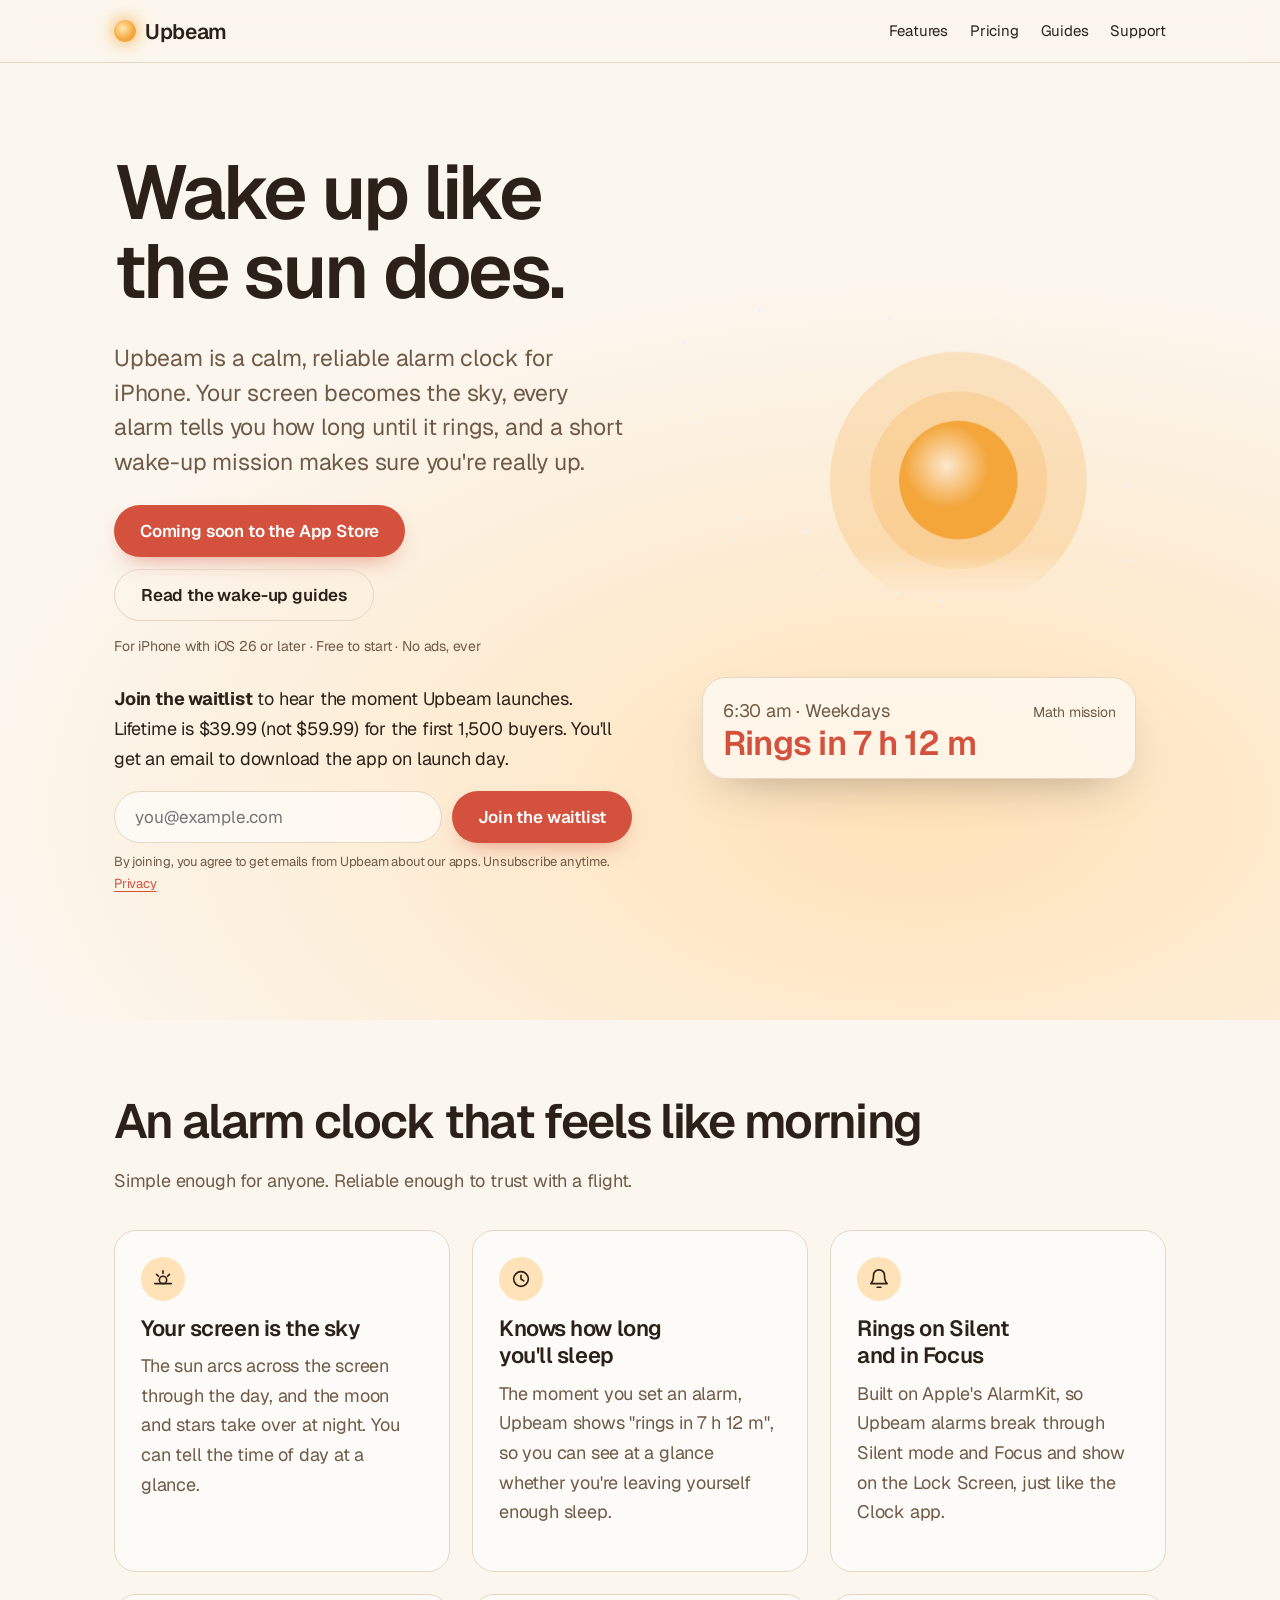
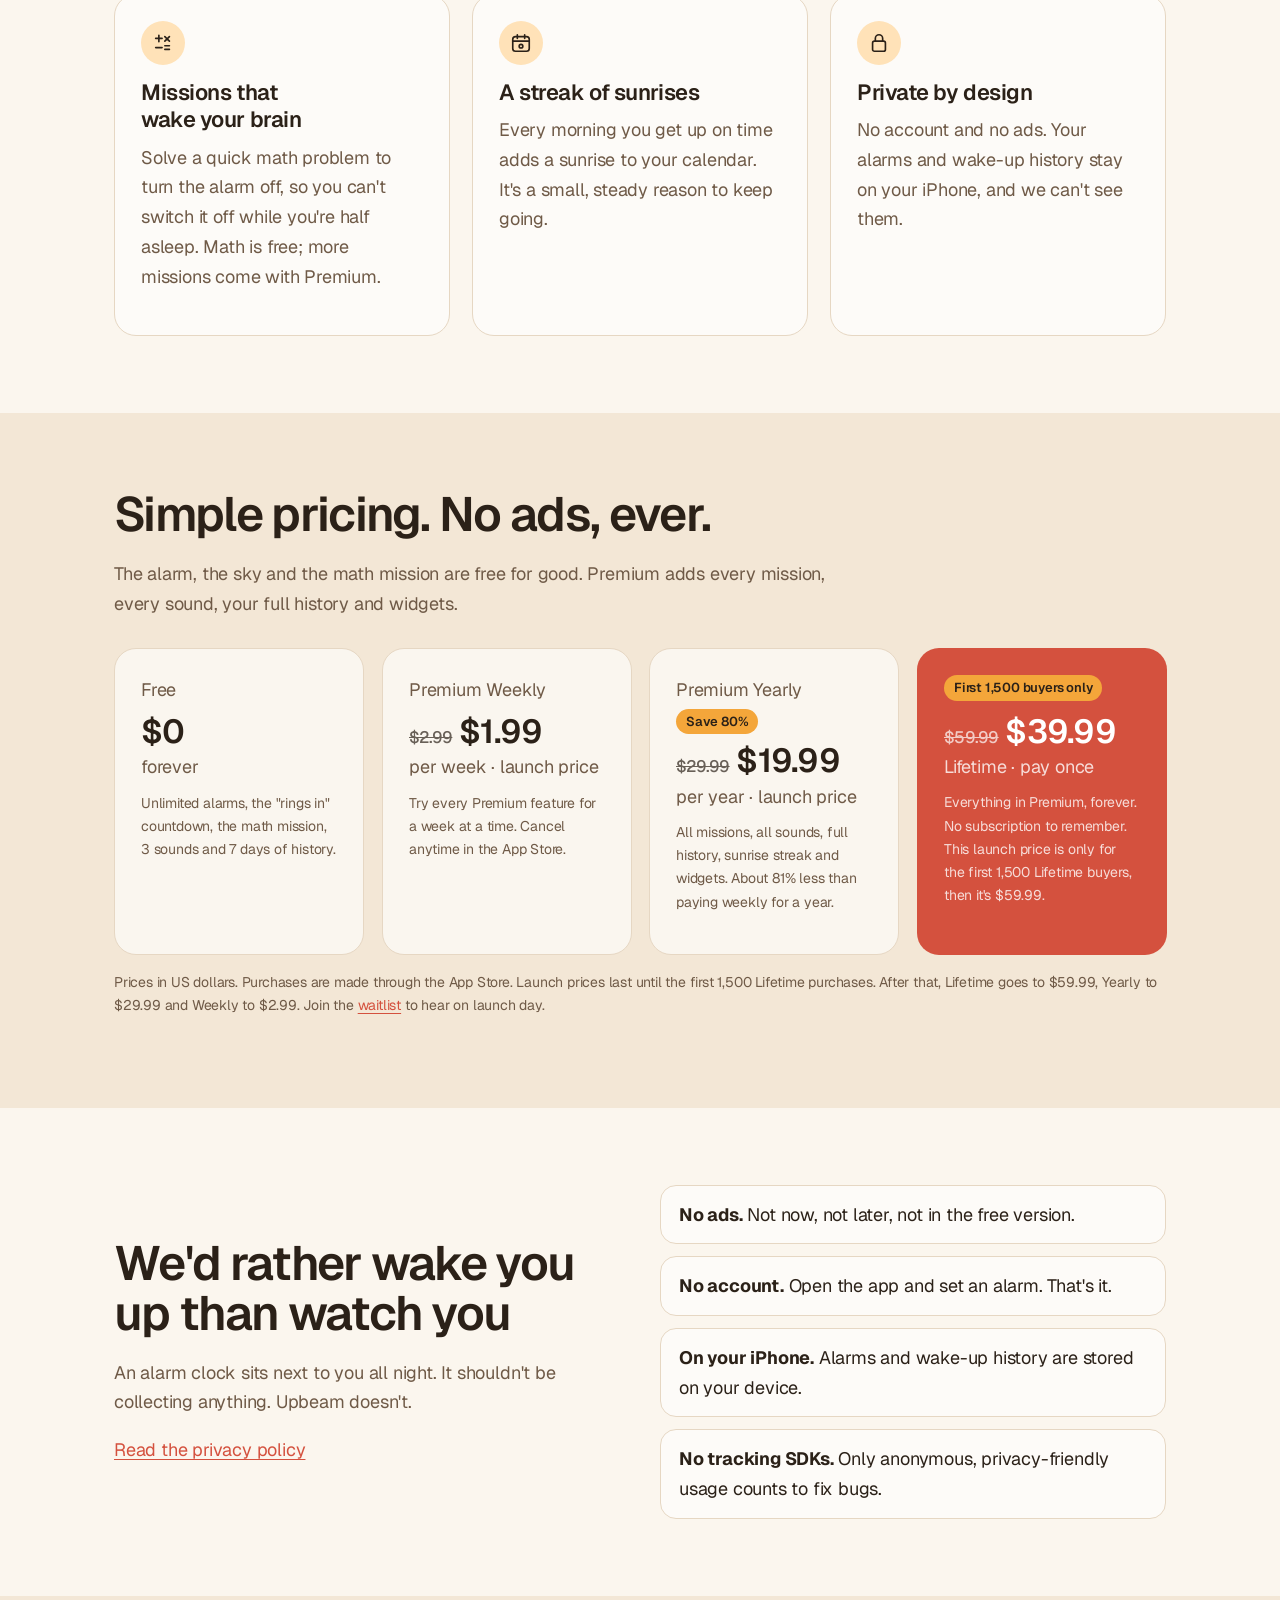
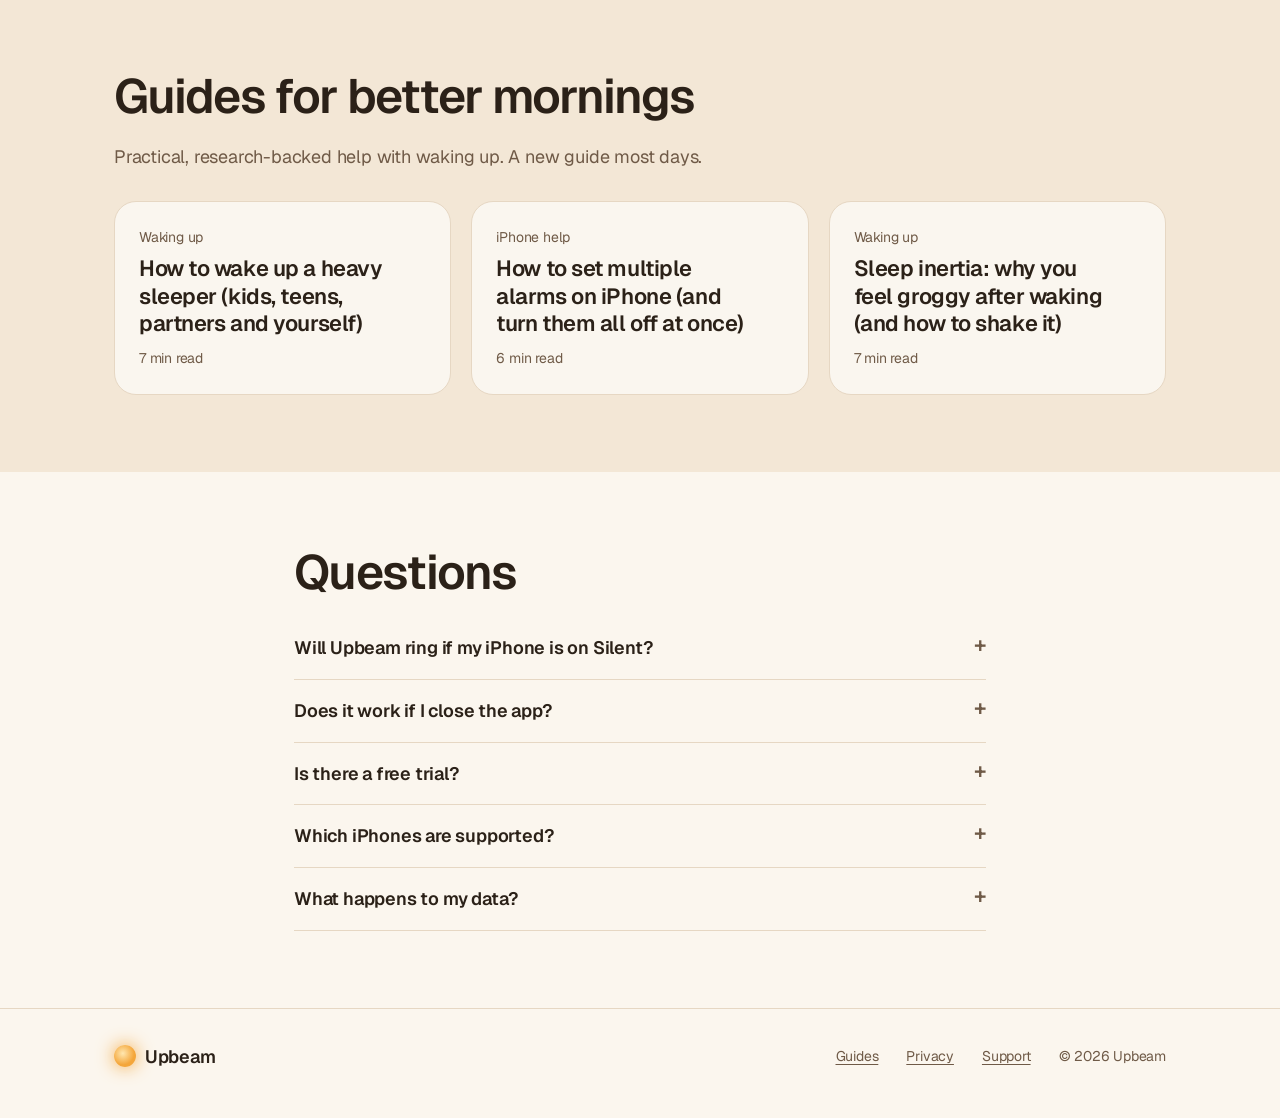
<file: index.html>
<!DOCTYPE html>
<html lang="en">
<head>
<meta charset="utf-8">
<meta name="viewport" content="width=device-width,initial-scale=1">
<title>Upbeam — Alarm Clock</title>
<meta name="description" content="Upbeam is a calm, reliable alarm clock for iPhone. Your screen becomes the sky, every alarm shows how long until it rings, and a wake-up mission makes sure you're up. No ads, ever.">
<link rel="canonical" href="https://getupbeam.com/">
<link rel="icon" href="favicon.svg" type="image/svg+xml">
<link rel="preconnect" href="https://fonts.googleapis.com"><link rel="preconnect" href="https://fonts.gstatic.com" crossorigin>
<link href="https://fonts.googleapis.com/css2?family=Geist:wght@300..700&display=swap" rel="stylesheet">
<link rel="stylesheet" href="style.css?v=20261121">
</head>
<body>
<nav class="top"><div class="wrap">
  <a class="logo" href="index.html"><i></i>Upbeam</a>
  <a class="l hide" href="#features">Features</a>
  <a class="l hide" href="#pricing">Pricing</a>
  <a class="l" href="guides/index.html">Guides</a>
  <a class="l" href="support.html">Support</a>
</div></nav>

<header class="hero">
  <div class="wrap">
    <div>
      <h1>Wake up like the sun does.</h1>
      <p class="lead">Upbeam is a calm, reliable alarm clock for iPhone. Your screen becomes the sky, every alarm tells you how long until it rings, and a short wake-up mission makes sure you're really up.</p>
      <div class="ctas">
        <span class="btn" aria-disabled="true">Coming soon to the App Store</span>
        <a class="btn ghost" href="guides/index.html">Read the wake-up guides</a>
      </div>
      <p class="small">For iPhone with iOS 26 or later · Free to start · No ads, ever</p>
      <div id="waitlist">
      <p class="wl-lead"><strong>Join the waitlist</strong> to hear the moment Upbeam launches. Lifetime is $39.99 (not $59.99) for the first 1,500 buyers. You'll get an email to download the app on launch day.</p>
      <form class="waitlist" action="/api/waitlist" method="post">
    <div class="row"><input type="email" name="email" required autocomplete="email" placeholder="you@example.com" aria-label="Email address"><button class="btn" type="submit">Join the waitlist</button></div>
    <p class="small wl-fine">By joining, you agree to get emails from Upbeam about our apps. Unsubscribe anytime. <a href="privacy.html">Privacy</a></p>
    <div class="hp" aria-hidden="true"><label>Website <input type="text" name="website" tabindex="-1" autocomplete="off"></label></div>
    <input type="hidden" name="source" value="home-hero">
    <p class="wl-msg" role="status" aria-live="polite"></p>
  </form>
      </div>
    </div>
    <div class="sky" aria-label="Illustration: the sun rising in the Upbeam sky above an alarm card that says rings in 7 hours 12 minutes">
      <svg viewBox="0 0 400 400" aria-hidden="true">
        <defs>
          <linearGradient id="hz" x1="0" y1="0" x2="0" y2="1"><stop offset=".52" stop-color="#fff"/><stop offset=".6" stop-color="#000"/></linearGradient>
          <mask id="above"><rect width="400" height="400" fill="url(#hz)"/></mask>
          <radialGradient id="disc" cx=".4" cy=".38" r=".65"><stop offset="0" stop-color="#fff" stop-opacity=".75"/><stop offset=".55" stop-color="#fff" stop-opacity="0"/></radialGradient>
        </defs>
        <g class="stars" fill="currentColor" style="color:#EEF0FF"></g>
        <g mask="url(#above)"><g class="rise">
          <circle class="halo" cx="232" cy="150" r="104"/>
          <circle class="halo" cx="232" cy="150" r="72"/>
          <circle class="body" cx="232" cy="150" r="48"/>
          <circle cx="232" cy="150" r="48" fill="url(#disc)"/>
        </g></g>
      </svg>
      <div class="ringcard">
        <div class="row"><span class="sub">6:30 am · Weekdays</span><span class="small">Math mission</span></div>
        <b>Rings in 7 h 12 m</b>
      </div>
    </div>
  </div>
</header>

<section class="band" id="features"><div class="wrap">
  <h2>An alarm clock that feels like morning</h2>
  <p class="sub" style="max-width:40em">Simple enough for anyone. Reliable enough to trust with a flight.</p>
  <div class="grid3">
    <div class="feat"><div class="ic"><svg viewBox="0 0 24 24"><circle cx="12" cy="13" r="4"/><path d="M3 17h18M12 3v3M5 7l2 2M19 7l-2 2"/></svg></div><h3>Your screen is the sky</h3><p class="sub">The sun arcs across the screen through the day, and the moon and stars take over at night. You can tell the time of day at a glance.</p></div>
    <div class="feat"><div class="ic"><svg viewBox="0 0 24 24"><circle cx="12" cy="12" r="8"/><path d="M12 8v4l3 2"/></svg></div><h3>Knows how long you'll sleep</h3><p class="sub">The moment you set an alarm, Upbeam shows "rings in 7 h 12 m", so you can see at a glance whether you're leaving yourself enough sleep.</p></div>
    <div class="feat"><div class="ic"><svg viewBox="0 0 24 24"><path d="M6 8a6 6 0 0 1 12 0c0 7 3 9 3 9H3s3-2 3-9"/><path d="M10 21h4"/></svg></div><h3>Rings on Silent and in Focus</h3><p class="sub">Built on Apple's AlarmKit, so Upbeam alarms break through Silent mode and Focus and show on the Lock Screen, just like the Clock app.</p></div>
    <div class="feat"><div class="ic"><svg viewBox="0 0 24 24"><path d="M4 7h7M7.5 3.5v7M14 5l5 5M19 5l-5 5M4 17h7M14 15h5M14 19h5"/></svg></div><h3>Missions that wake your brain</h3><p class="sub">Solve a quick math problem to turn the alarm off, so you can't switch it off while you're half asleep. Math is free; more missions come with Premium.</p></div>
    <div class="feat"><div class="ic"><svg viewBox="0 0 24 24"><rect x="3" y="5" width="18" height="16" rx="3"/><path d="M3 10h18M8 3v4M16 3v4"/><circle cx="12" cy="15.5" r="2"/></svg></div><h3>A streak of sunrises</h3><p class="sub">Every morning you get up on time adds a sunrise to your calendar. It's a small, steady reason to keep going.</p></div>
    <div class="feat"><div class="ic"><svg viewBox="0 0 24 24"><rect x="5" y="10" width="14" height="11" rx="2"/><path d="M8 10V7a4 4 0 0 1 8 0v3"/></svg></div><h3>Private by design</h3><p class="sub">No account and no ads. Your alarms and wake-up history stay on your iPhone, and we can't see them.</p></div>
  </div>
</div></section>

<section class="band alt" id="pricing"><div class="wrap">
  <h2>Simple pricing. No ads, ever.</h2>
  <p class="sub" style="max-width:40em">The alarm, the sky and the math mission are free for good. Premium adds every mission, every sound, your full history and widgets.</p>
  <div class="prices four">
    <div class="price"><span class="sub">Free</span><div class="amt">$0</div><span class="sub">forever</span><p class="small" style="margin-top:10px">Unlimited alarms, the "rings in" countdown, the math mission, 3 sounds and 7 days of history.</p></div>
    <div class="price"><span class="sub">Premium Weekly</span><div class="amt"><s class="was">$2.99</s> $1.99</div><span class="sub">per week · launch price</span><p class="small" style="margin-top:10px">Try every Premium feature for a week at a time. Cancel anytime in the App Store.</p></div>
    <div class="price"><span class="sub">Premium Yearly <span class="tag">Save 80%</span></span><div class="amt"><s class="was">$29.99</s> $19.99</div><span class="sub">per year · launch price</span><p class="small" style="margin-top:10px">All missions, all sounds, full history, sunrise streak and widgets. About 81% less than paying weekly for a year.</p></div>
    <div class="price hero-p"><span class="tag">First 1,500 buyers only</span><div class="amt" style="margin-top:14px"><s class="was">$59.99</s> $39.99</div><span class="sub">Lifetime · pay once</span><p class="small" style="margin-top:10px">Everything in Premium, forever. No subscription to remember. This launch price is only for the first 1,500 Lifetime buyers, then it's $59.99.</p></div>
  </div>
  <p class="small" style="margin-top:16px">Prices in US dollars. Purchases are made through the App Store. Launch prices last until the first 1,500 Lifetime purchases. After that, Lifetime goes to $59.99, Yearly to $29.99 and Weekly to $2.99. Join the <a href="#waitlist">waitlist</a> to hear on launch day.</p>
</div></section>

<section class="band" id="privacy"><div class="wrap promise">
  <div>
    <h2>We'd rather wake you up than watch you</h2>
    <p class="sub">An alarm clock sits next to you all night. It shouldn't be collecting anything. Upbeam doesn't.</p>
    <a href="privacy.html">Read the privacy policy</a>
  </div>
  <ul>
    <li><strong>No ads.</strong> Not now, not later, not in the free version.</li>
    <li><strong>No account.</strong> Open the app and set an alarm. That's it.</li>
    <li><strong>On your iPhone.</strong> Alarms and wake-up history are stored on your device.</li>
    <li><strong>No tracking SDKs.</strong> Only anonymous, privacy-friendly usage counts to fix bugs.</li>
  </ul>
</div></section>

<section class="band alt"><div class="wrap">
  <h2>Guides for better mornings</h2>
  <p class="sub">Practical, research-backed help with waking up. A new guide most days.</p>
  <div class="glist">
    <a class="gcard" href="guides/how-to-wake-up-a-heavy-sleeper.html"><span class="small">Waking up</span><h3>How to wake up a heavy sleeper (kids, teens, partners and yourself)</h3><span class="small">7 min read</span></a>
    <a class="gcard" href="guides/how-to-set-multiple-alarms-on-iphone.html"><span class="small">iPhone help</span><h3>How to set multiple alarms on iPhone (and turn them all off at once)</h3><span class="small">6 min read</span></a>
    <a class="gcard" href="guides/sleep-inertia.html"><span class="small">Waking up</span><h3>Sleep inertia: why you feel groggy after waking (and how to shake it)</h3><span class="small">7 min read</span></a>
  </div>
</div></section>

<section class="band"><div class="wrap" style="max-width:820px">
  <h2>Questions</h2>
  <details><summary>Will Upbeam ring if my iPhone is on Silent?</summary><p>Yes. Upbeam uses Apple's AlarmKit (iOS 26 and later), which lets alarm apps sound through Silent mode and Focus and appear on the Lock Screen.</p></details>
  <details><summary>Does it work if I close the app?</summary><p>Yes. Alarms are scheduled with the system, so they ring even if the app is closed or your iPhone has restarted.</p></details>
  <details><summary>Is there a free trial?</summary><p>No trial is needed: the core alarm clock is free forever. Upgrade only if you want more missions, sounds and history.</p></details>
  <details><summary>Which iPhones are supported?</summary><p>Any iPhone running iOS 26 or later.</p></details>
  <details><summary>What happens to my data?</summary><p>It stays on your iPhone. There's no account and no server that stores your alarms or sleep times.</p></details>
</div></section>

<footer><div class="wrap">
  <a class="logo" href="index.html"><i></i>Upbeam</a>
  <a href="guides/index.html">Guides</a><a href="privacy.html">Privacy</a><a href="support.html">Support</a>
  <span>© 2026 Upbeam</span>
</div></footer>

<script>{
const g=document.querySelector('.stars');
if(g){let s='',x=7;const r=()=>(x=(x*9301+49297)%233280)/233280;
for(let i=0;i<70;i++){const cx=(r()*400).toFixed(1),cy=(r()*250).toFixed(1),rad=(r()*1.3+.4).toFixed(2),o=(r()*.6+.3).toFixed(2);s+=`<circle cx="${cx}" cy="${cy}" r="${rad}" opacity="${o}"/>`}
g.innerHTML=s}
}</script>
<script src="waitlist.js?v=20261121" defer></script>
</body>
</html>
</file>
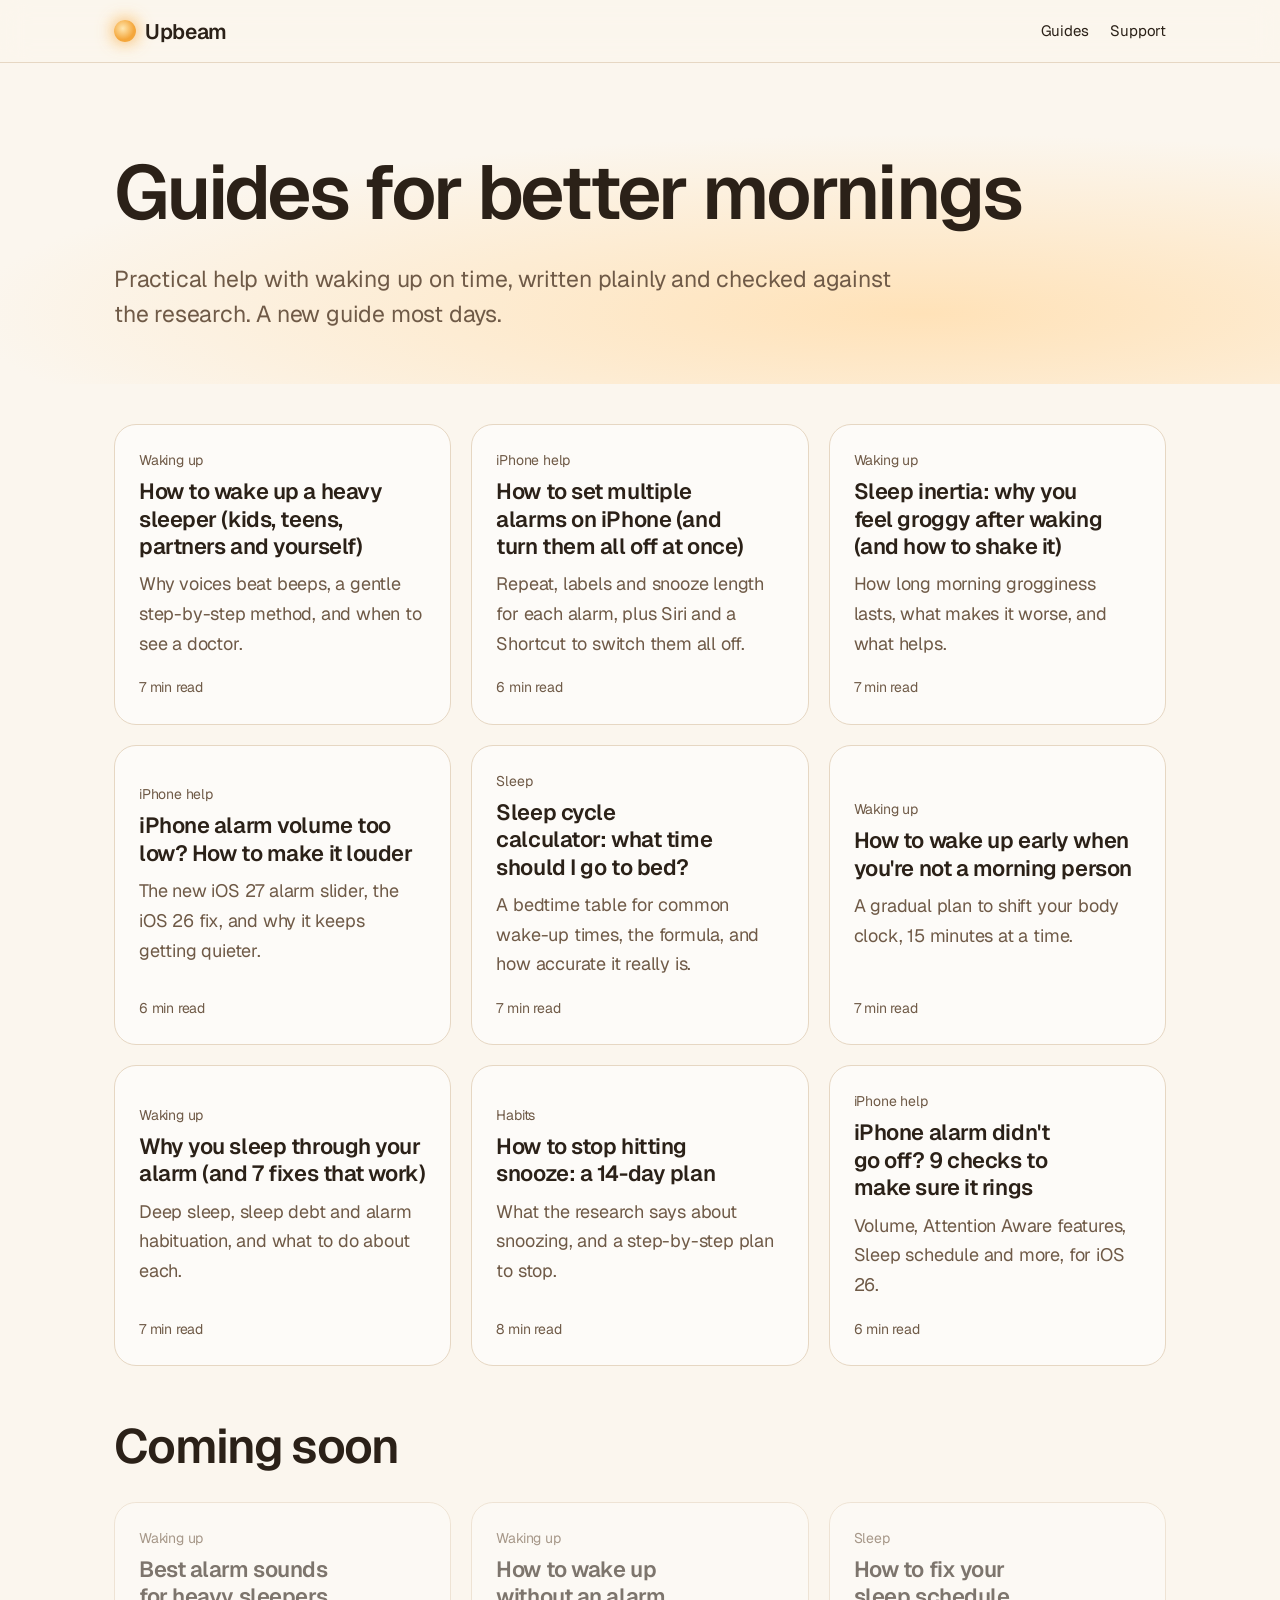
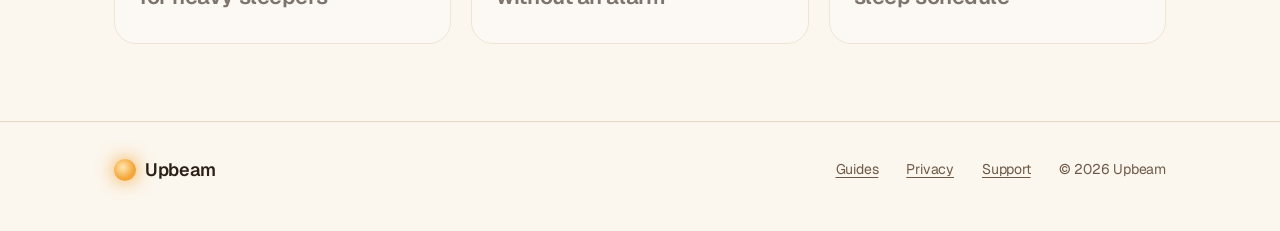
<file: guides/index.html>
<!DOCTYPE html>
<html lang="en">
<head>
<meta charset="utf-8">
<meta name="viewport" content="width=device-width,initial-scale=1">
<title>Wake-Up Guides | Upbeam</title>
<meta name="description" content="Practical, research-backed guides to waking up on time: heavy sleepers, snoozing, iPhone alarm problems and better mornings.">
<link rel="canonical" href="https://getupbeam.com/guides/">
<link rel="icon" href="../favicon.svg" type="image/svg+xml">
<link rel="preconnect" href="https://fonts.googleapis.com"><link rel="preconnect" href="https://fonts.gstatic.com" crossorigin>
<link href="https://fonts.googleapis.com/css2?family=Geist:wght@300..700&display=swap" rel="stylesheet">
<link rel="stylesheet" href="../style.css?v=20261121">
</head>
<body>
<nav class="top"><div class="wrap">
  <a class="logo" href="../index.html"><i></i>Upbeam</a>
  <a class="l" href="index.html">Guides</a>
  <a class="l" href="../support.html">Support</a>
</div></nav>

<header class="hero"><div class="wrap" style="grid-template-columns:minmax(0,1fr);padding-bottom:30px">
  <div>
    <h1>Guides for better mornings</h1>
    <p class="lead">Practical help with waking up on time, written plainly and checked against the research. A new guide most days.</p>
  </div>
</div></header>

<section class="band" style="padding-top:10px"><div class="wrap">
  <div class="glist">
    <a class="gcard" href="how-to-wake-up-a-heavy-sleeper.html"><span class="small">Waking up</span><h3>How to wake up a heavy sleeper (kids, teens, partners and yourself)</h3><p class="sub">Why voices beat beeps, a gentle step-by-step method, and when to see a doctor.</p><span class="small">7 min read</span></a>
    <a class="gcard" href="how-to-set-multiple-alarms-on-iphone.html"><span class="small">iPhone help</span><h3>How to set multiple alarms on iPhone (and turn them all off at once)</h3><p class="sub">Repeat, labels and snooze length for each alarm, plus Siri and a Shortcut to switch them all off.</p><span class="small">6 min read</span></a>
    <a class="gcard" href="sleep-inertia.html"><span class="small">Waking up</span><h3>Sleep inertia: why you feel groggy after waking (and how to shake it)</h3><p class="sub">How long morning grogginess lasts, what makes it worse, and what helps.</p><span class="small">7 min read</span></a>
    <a class="gcard" href="iphone-alarm-volume-too-low.html"><span class="small">iPhone help</span><h3>iPhone alarm volume too low? How to make it louder</h3><p class="sub">The new iOS 27 alarm slider, the iOS 26 fix, and why it keeps getting quieter.</p><span class="small">6 min read</span></a>
    <a class="gcard" href="sleep-cycle-calculator.html"><span class="small">Sleep</span><h3>Sleep cycle calculator: what time should I go to bed?</h3><p class="sub">A bedtime table for common wake-up times, the formula, and how accurate it really is.</p><span class="small">7 min read</span></a>
    <a class="gcard" href="how-to-wake-up-early.html"><span class="small">Waking up</span><h3>How to wake up early when you're not a morning person</h3><p class="sub">A gradual plan to shift your body clock, 15 minutes at a time.</p><span class="small">7 min read</span></a>
    <a class="gcard" href="why-you-sleep-through-your-alarm.html"><span class="small">Waking up</span><h3>Why you sleep through your alarm (and 7 fixes that work)</h3><p class="sub">Deep sleep, sleep debt and alarm habituation, and what to do about each.</p><span class="small">7 min read</span></a>
    <a class="gcard" href="how-to-stop-hitting-snooze.html"><span class="small">Habits</span><h3>How to stop hitting snooze: a 14-day plan</h3><p class="sub">What the research says about snoozing, and a step-by-step plan to stop.</p><span class="small">8 min read</span></a>
    <a class="gcard" href="iphone-alarm-didnt-go-off.html"><span class="small">iPhone help</span><h3>iPhone alarm didn't go off? 9 checks to make sure it rings</h3><p class="sub">Volume, Attention Aware features, Sleep schedule and more, for iOS 26.</p><span class="small">6 min read</span></a>
  </div>
  <h2 style="margin-top:56px">Coming soon</h2>
  <div class="glist">
    <div class="gcard soon"><span class="small">Waking up</span><h3>Best alarm sounds for heavy sleepers</h3></div>
    <div class="gcard soon"><span class="small">Waking up</span><h3>How to wake up without an alarm</h3></div>
    <div class="gcard soon"><span class="small">Sleep</span><h3>How to fix your sleep schedule</h3></div>
  </div>
</div></section>

<footer><div class="wrap">
  <a class="logo" href="../index.html"><i></i>Upbeam</a>
  <a href="index.html">Guides</a><a href="../privacy.html">Privacy</a><a href="../support.html">Support</a>
  <span>© 2026 Upbeam</span>
</div></footer>
</body>
</html>
</file>
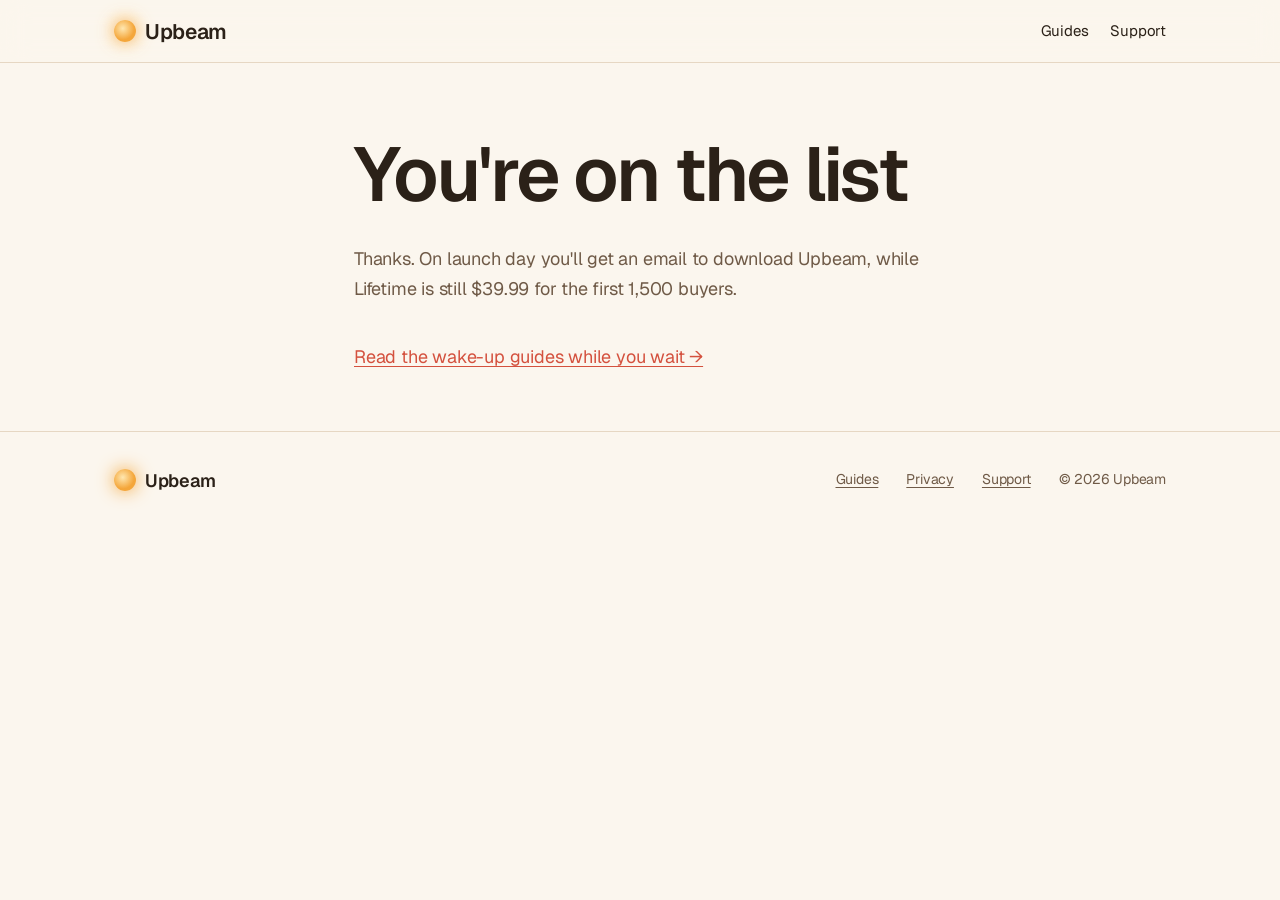
<file: joined.html>
<!DOCTYPE html>
<html lang="en">
<head>
<meta charset="utf-8">
<meta name="viewport" content="width=device-width,initial-scale=1">
<title>You're on the list | Upbeam</title>
<meta name="description" content="You're on the Upbeam waitlist.">
<meta name="robots" content="noindex">
<link rel="icon" href="favicon.svg" type="image/svg+xml">
<link rel="preconnect" href="https://fonts.googleapis.com"><link rel="preconnect" href="https://fonts.gstatic.com" crossorigin>
<link href="https://fonts.googleapis.com/css2?family=Geist:wght@300..700&display=swap" rel="stylesheet">
<link rel="stylesheet" href="style.css?v=20261121">
</head>
<body>
<nav class="top"><div class="wrap">
  <a class="logo" href="index.html"><i></i>Upbeam</a>
  <a class="l" href="guides/index.html">Guides</a>
  <a class="l" href="support.html">Support</a>
</div></nav>

<article class="article">
<header>
  <h1 id="t">You're on the list</h1>
  <p class="lead sub" id="m">Thanks. On launch day you'll get an email to download Upbeam, while Lifetime is still $39.99 for the first 1,500 buyers.</p>
</header>
<p style="margin-bottom:60px"><a href="guides/index.html">Read the wake-up guides while you wait →</a></p>
</article>

<footer><div class="wrap">
  <a class="logo" href="index.html"><i></i>Upbeam</a>
  <a href="guides/index.html">Guides</a><a href="privacy.html">Privacy</a><a href="support.html">Support</a>
  <span>© 2026 Upbeam</span>
</div></footer>
<script>if(new URLSearchParams(location.search).get("error")){document.getElementById("t").textContent="That didn\u2019t work";document.getElementById("m").textContent="Please go back, check your email address and try again.";}</script>
</body>
</html>
</file>
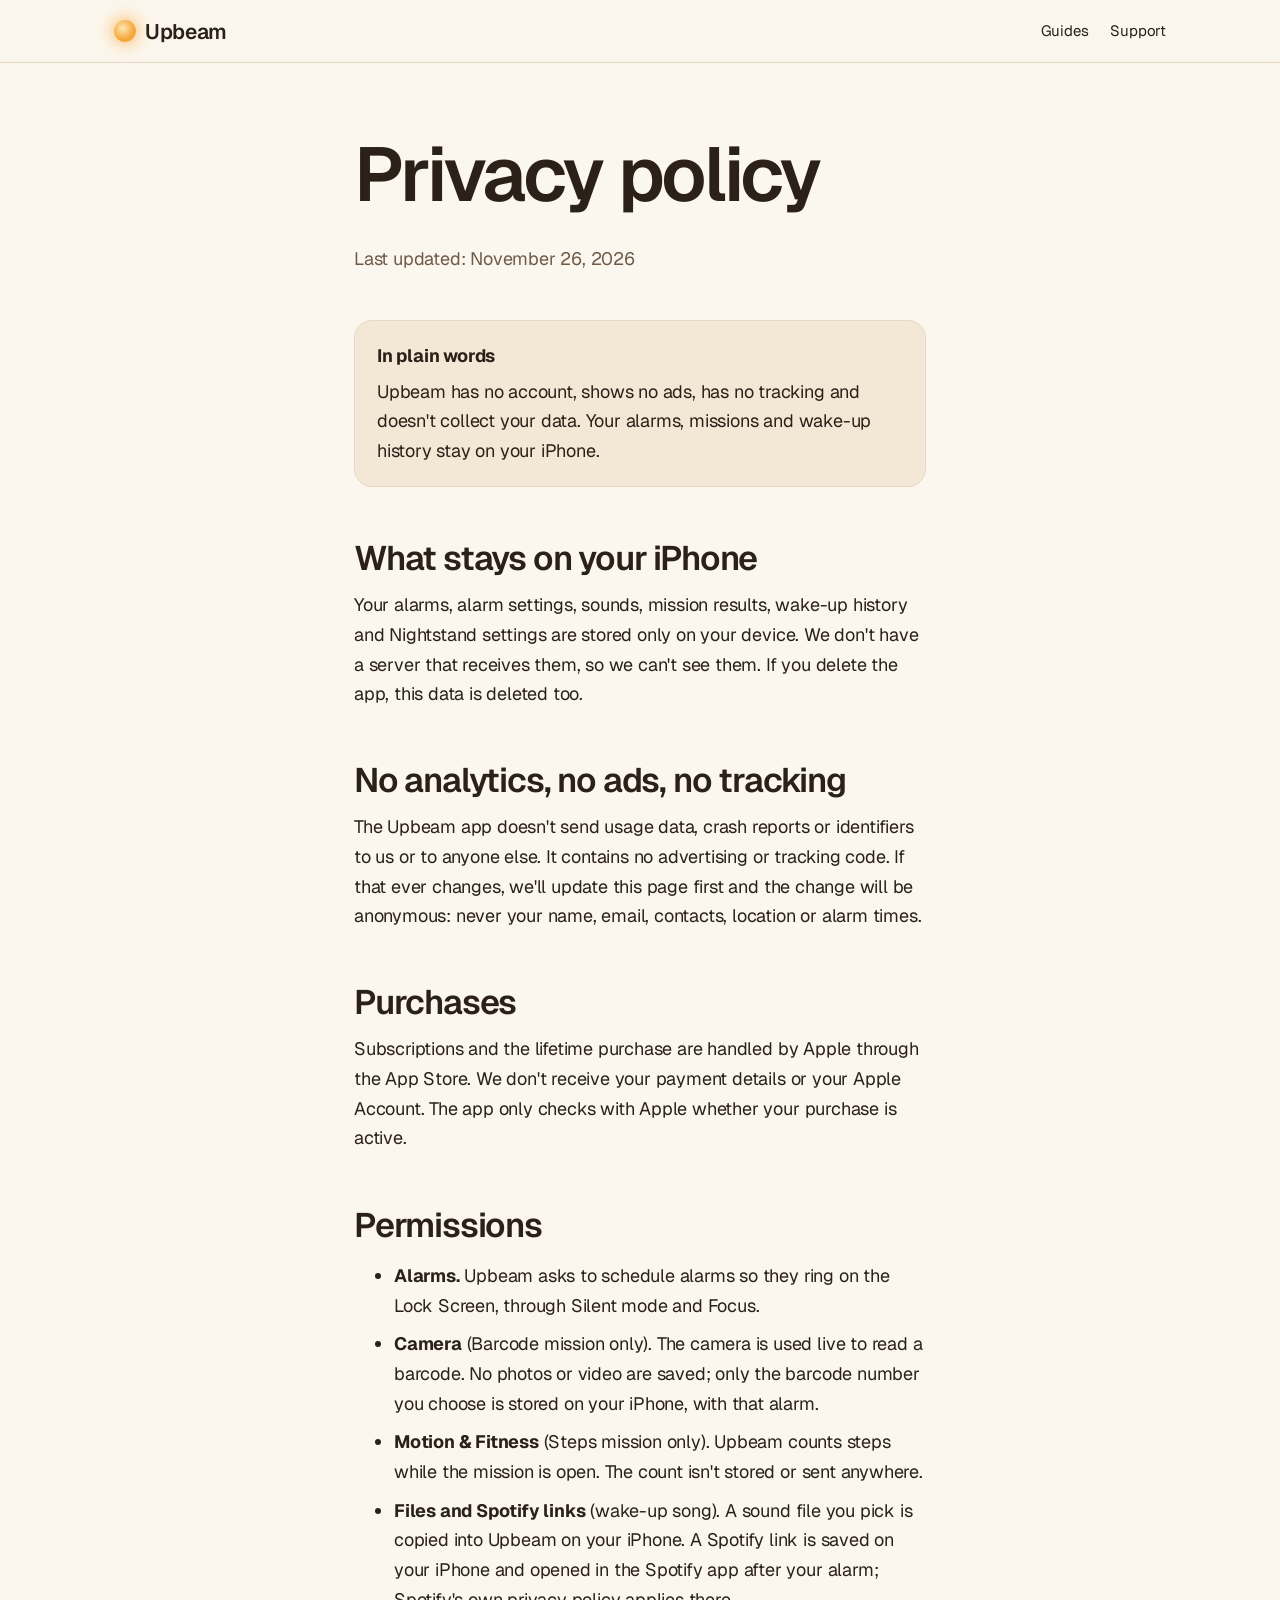
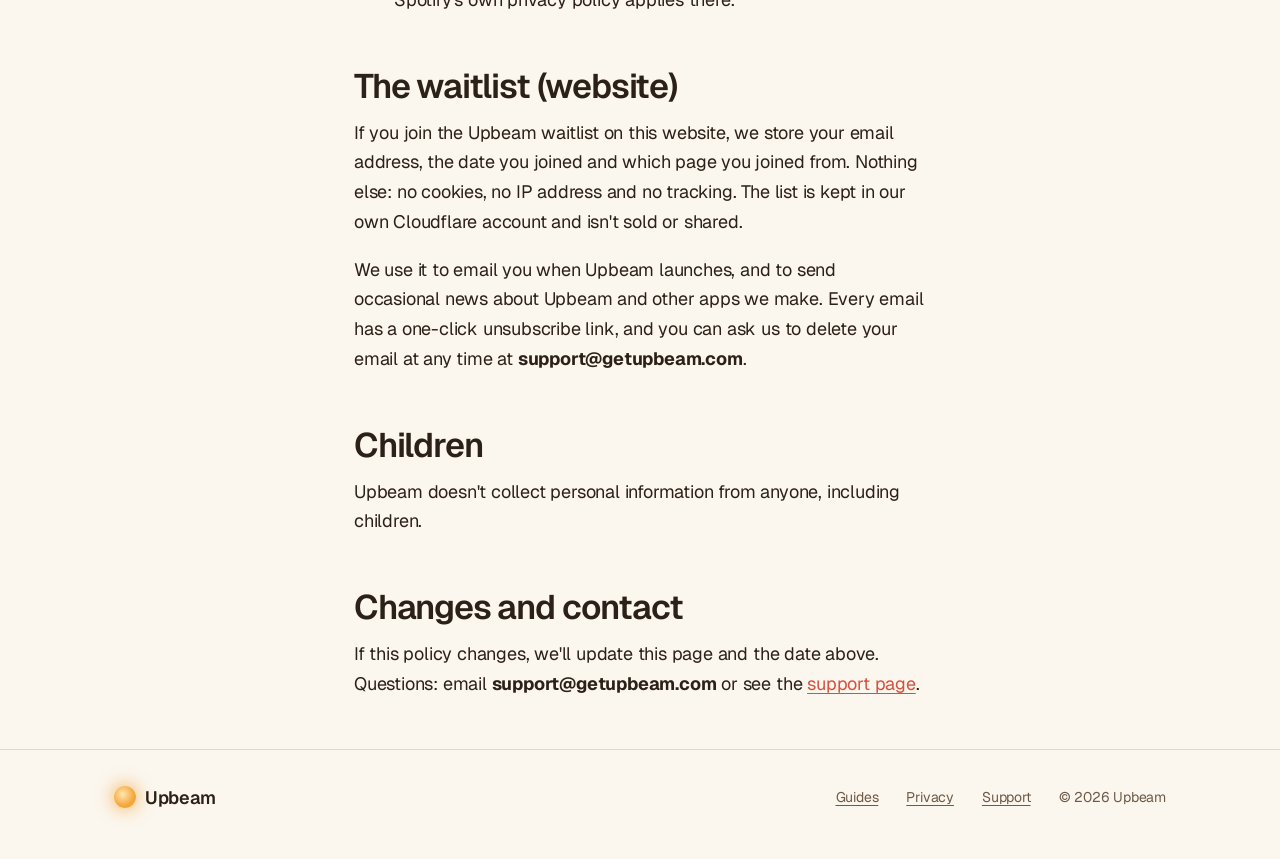
<file: privacy.html>
<!DOCTYPE html>
<html lang="en">
<head>
<meta charset="utf-8">
<meta name="viewport" content="width=device-width,initial-scale=1">
<title>Privacy Policy | Upbeam</title>
<meta name="description" content="Upbeam's privacy policy: no account, no ads, no tracking. Your alarms and wake-up history stay on your iPhone.">
<link rel="canonical" href="https://getupbeam.com/privacy.html">
<link rel="icon" href="favicon.svg" type="image/svg+xml">
<link rel="preconnect" href="https://fonts.googleapis.com"><link rel="preconnect" href="https://fonts.gstatic.com" crossorigin>
<link href="https://fonts.googleapis.com/css2?family=Geist:wght@300..700&display=swap" rel="stylesheet">
<link rel="stylesheet" href="style.css?v=20261121">
</head>
<body>
<nav class="top"><div class="wrap">
  <a class="logo" href="index.html"><i></i>Upbeam</a>
  <a class="l" href="guides/index.html">Guides</a>
  <a class="l" href="support.html">Support</a>
</div></nav>
<article class="article">
<header><h1>Privacy policy</h1><p class="sub">Last updated: November 26, 2026</p></header>
<div class="tldr"><strong>In plain words</strong>Upbeam has no account, shows no ads, has no tracking and doesn't collect your data. Your alarms, missions and wake-up history stay on your iPhone.</div>

<h2>What stays on your iPhone</h2>
<p>Your alarms, alarm settings, sounds, mission results, wake-up history and Nightstand settings are stored only on your device. We don't have a server that receives them, so we can't see them. If you delete the app, this data is deleted too.</p>

<h2>No analytics, no ads, no tracking</h2>
<p>The Upbeam app doesn't send usage data, crash reports or identifiers to us or to anyone else. It contains no advertising or tracking code. If that ever changes, we'll update this page first and the change will be anonymous: never your name, email, contacts, location or alarm times.</p>

<h2>Purchases</h2>
<p>Subscriptions and the lifetime purchase are handled by Apple through the App Store. We don't receive your payment details or your Apple Account. The app only checks with Apple whether your purchase is active.</p>

<h2>Permissions</h2>
<ul>
<li><strong>Alarms.</strong> Upbeam asks to schedule alarms so they ring on the Lock Screen, through Silent mode and Focus.</li>
<li><strong>Camera</strong> (Barcode mission only). The camera is used live to read a barcode. No photos or video are saved; only the barcode number you choose is stored on your iPhone, with that alarm.</li>
<li><strong>Motion &amp; Fitness</strong> (Steps mission only). Upbeam counts steps while the mission is open. The count isn't stored or sent anywhere.</li>
<li><strong>Files and Spotify links</strong> (wake-up song). A sound file you pick is copied into Upbeam on your iPhone. A Spotify link is saved on your iPhone and opened in the Spotify app after your alarm; Spotify's own privacy policy applies there.</li>
</ul>

<h2>The waitlist (website)</h2>
<p>If you join the Upbeam waitlist on this website, we store your email address, the date you joined and which page you joined from. Nothing else: no cookies, no IP address and no tracking. The list is kept in our own Cloudflare account and isn't sold or shared.</p>
<p>We use it to email you when Upbeam launches, and to send occasional news about Upbeam and other apps we make. Every email has a one-click unsubscribe link, and you can ask us to delete your email at any time at <strong>support@getupbeam.com</strong>.</p>

<h2>Children</h2>
<p>Upbeam doesn't collect personal information from anyone, including children.</p>

<h2>Changes and contact</h2>
<p style="margin-bottom:50px">If this policy changes, we'll update this page and the date above. Questions: email <strong>support@getupbeam.com</strong> or see the <a href="support.html">support page</a>.</p>
</article>
<footer><div class="wrap">
  <a class="logo" href="index.html"><i></i>Upbeam</a>
  <a href="guides/index.html">Guides</a><a href="privacy.html">Privacy</a><a href="support.html">Support</a>
  <span>© 2026 Upbeam</span>
</div></footer>
</body>
</html>
</file>
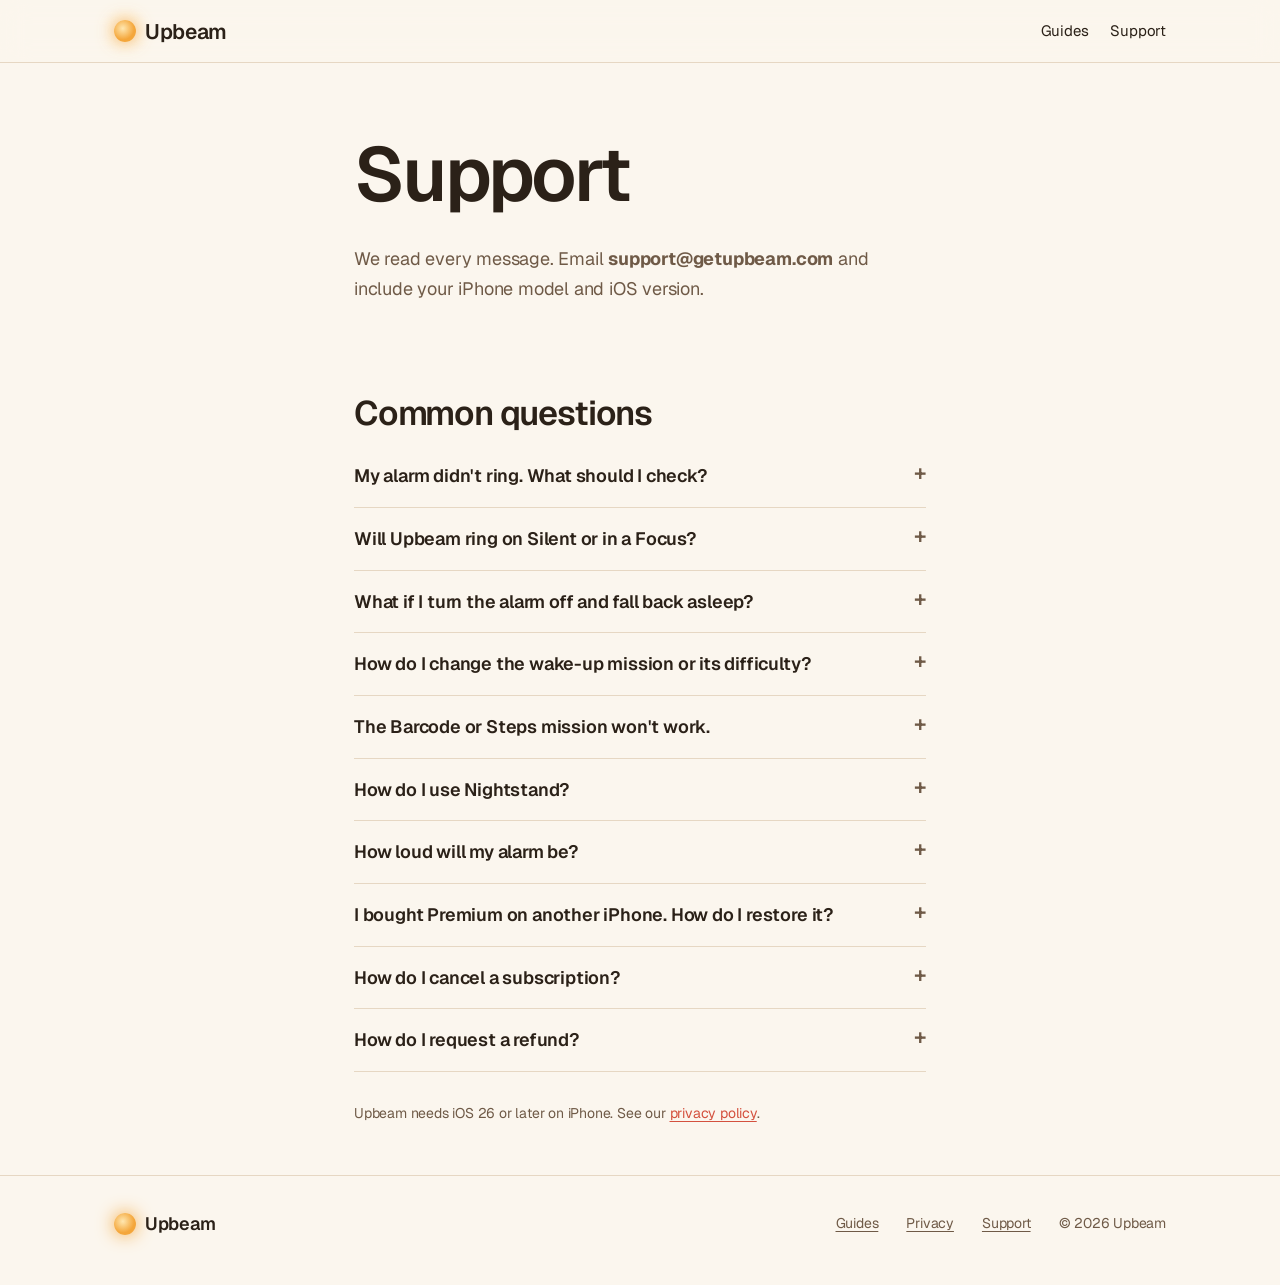
<file: support.html>
<!DOCTYPE html>
<html lang="en">
<head>
<meta charset="utf-8">
<meta name="viewport" content="width=device-width,initial-scale=1">
<title>Support | Upbeam</title>
<meta name="description" content="Help with Upbeam: alarms not ringing, missions, purchases and restoring the lifetime purchase.">
<link rel="canonical" href="https://getupbeam.com/support.html">
<link rel="icon" href="favicon.svg" type="image/svg+xml">
<link rel="preconnect" href="https://fonts.googleapis.com"><link rel="preconnect" href="https://fonts.gstatic.com" crossorigin>
<link href="https://fonts.googleapis.com/css2?family=Geist:wght@300..700&display=swap" rel="stylesheet">
<link rel="stylesheet" href="style.css?v=20261121">
</head>
<body>
<nav class="top"><div class="wrap">
  <a class="logo" href="index.html"><i></i>Upbeam</a>
  <a class="l" href="guides/index.html">Guides</a>
  <a class="l" href="support.html">Support</a>
</div></nav>
<article class="article">
<header><h1>Support</h1><p class="lead sub">We read every message. Email <strong>support@getupbeam.com</strong> and include your iPhone model and iOS version.</p></header>

<h2>Common questions</h2>
<details><summary>My alarm didn't ring. What should I check?</summary><p>Make sure Upbeam is allowed to set alarms (Settings › Apps › Upbeam › Alarms), your iPhone was charged and on, and the alarm is switched on in the app. Also check your iPhone's alarm volume in Settings › Sounds &amp; Haptics: it's the ceiling for every alarm. Our guide <a href="guides/iphone-alarm-didnt-go-off.html">iPhone alarm didn't go off?</a> covers more.</p></details>
<details><summary>Will Upbeam ring on Silent or in a Focus?</summary><p>Yes. Upbeam uses Apple's AlarmKit on iOS 26 and later, so alarms ring on the Lock Screen through Silent mode and Focus, even when the app is closed.</p></details>
<details><summary>What if I turn the alarm off and fall back asleep?</summary><p>When you set the alarm, turn on <strong>Backup alarms</strong> under <strong>If I'm not up</strong>. If you haven't finished your wake-up mission, Upbeam rings again 10, 15 and 20 minutes later, louder each time. With Premium, the <strong>Still up?</strong> check (Settings › After you're up) also rings gently 5 minutes after your mission and rings your alarm again if you don't answer.</p></details>
<details><summary>How do I change the wake-up mission or its difficulty?</summary><p>Edit the alarm and choose a mission under <strong>Wake-up mission</strong>, then pick Easy, Medium or Hard. Math is free; Typing, Steps and Barcode come with Premium.</p></details>
<details><summary>The Barcode or Steps mission won't work.</summary><p>These need the camera or Motion &amp; Fitness. Allow them in Settings › Apps › Upbeam. If they aren't available while the alarm is ringing, the mission offers <strong>Use Math instead</strong>, so you can always turn the alarm off.</p></details>
<details><summary>How do I use Nightstand?</summary><p>Tap <strong>Nightstand</strong> on the home screen, or, with Upbeam open, put your iPhone on the charger on its side. It follows your phone: landscape on its side, portrait when you hold it upright. It turns light at sunrise and dark with the moon at sunset where you are (worked out from your iPhone's time zone, no location needed). Tap anywhere to switch the red night light on or off; swipe up or down, or swipe up from the bottom edge, to leave. If an alarm rings while it's open, big Stop and Snooze buttons fill the screen. Nightstand is free.</p></details>
<details><summary>How loud will my alarm be?</summary><p>Your iPhone's <strong>Ringtone and Alerts</strong> volume (Settings › Sounds &amp; Haptics) is the most any alarm can ring, and apps can't change it. When you set an alarm, tap <strong>Test my alarm</strong> to hear it for real 5 seconds later. Turning off <strong>Change with Buttons</strong> on the same screen stops the side buttons lowering it by accident.</p></details>
<details><summary>I bought Premium on another iPhone. How do I restore it?</summary><p>Sign in with the same Apple Account, then open Upbeam › Settings › <strong>Restore purchases</strong>.</p></details>
<details><summary>How do I cancel a subscription?</summary><p>Subscriptions are managed by Apple: Settings › your name › Subscriptions › Upbeam. Lifetime is a single payment, so there's nothing to cancel.</p></details>
<details><summary>How do I request a refund?</summary><p>Refunds are handled by Apple at <a href="https://reportaproblem.apple.com">reportaproblem.apple.com</a>.</p></details>
<p class="small" style="margin:30px 0 50px">Upbeam needs iOS 26 or later on iPhone. See our <a href="privacy.html">privacy policy</a>.</p>
</article>
<footer><div class="wrap">
  <a class="logo" href="index.html"><i></i>Upbeam</a>
  <a href="guides/index.html">Guides</a><a href="privacy.html">Privacy</a><a href="support.html">Support</a>
  <span>© 2026 Upbeam</span>
</div></footer>
</body>
</html>
</file>
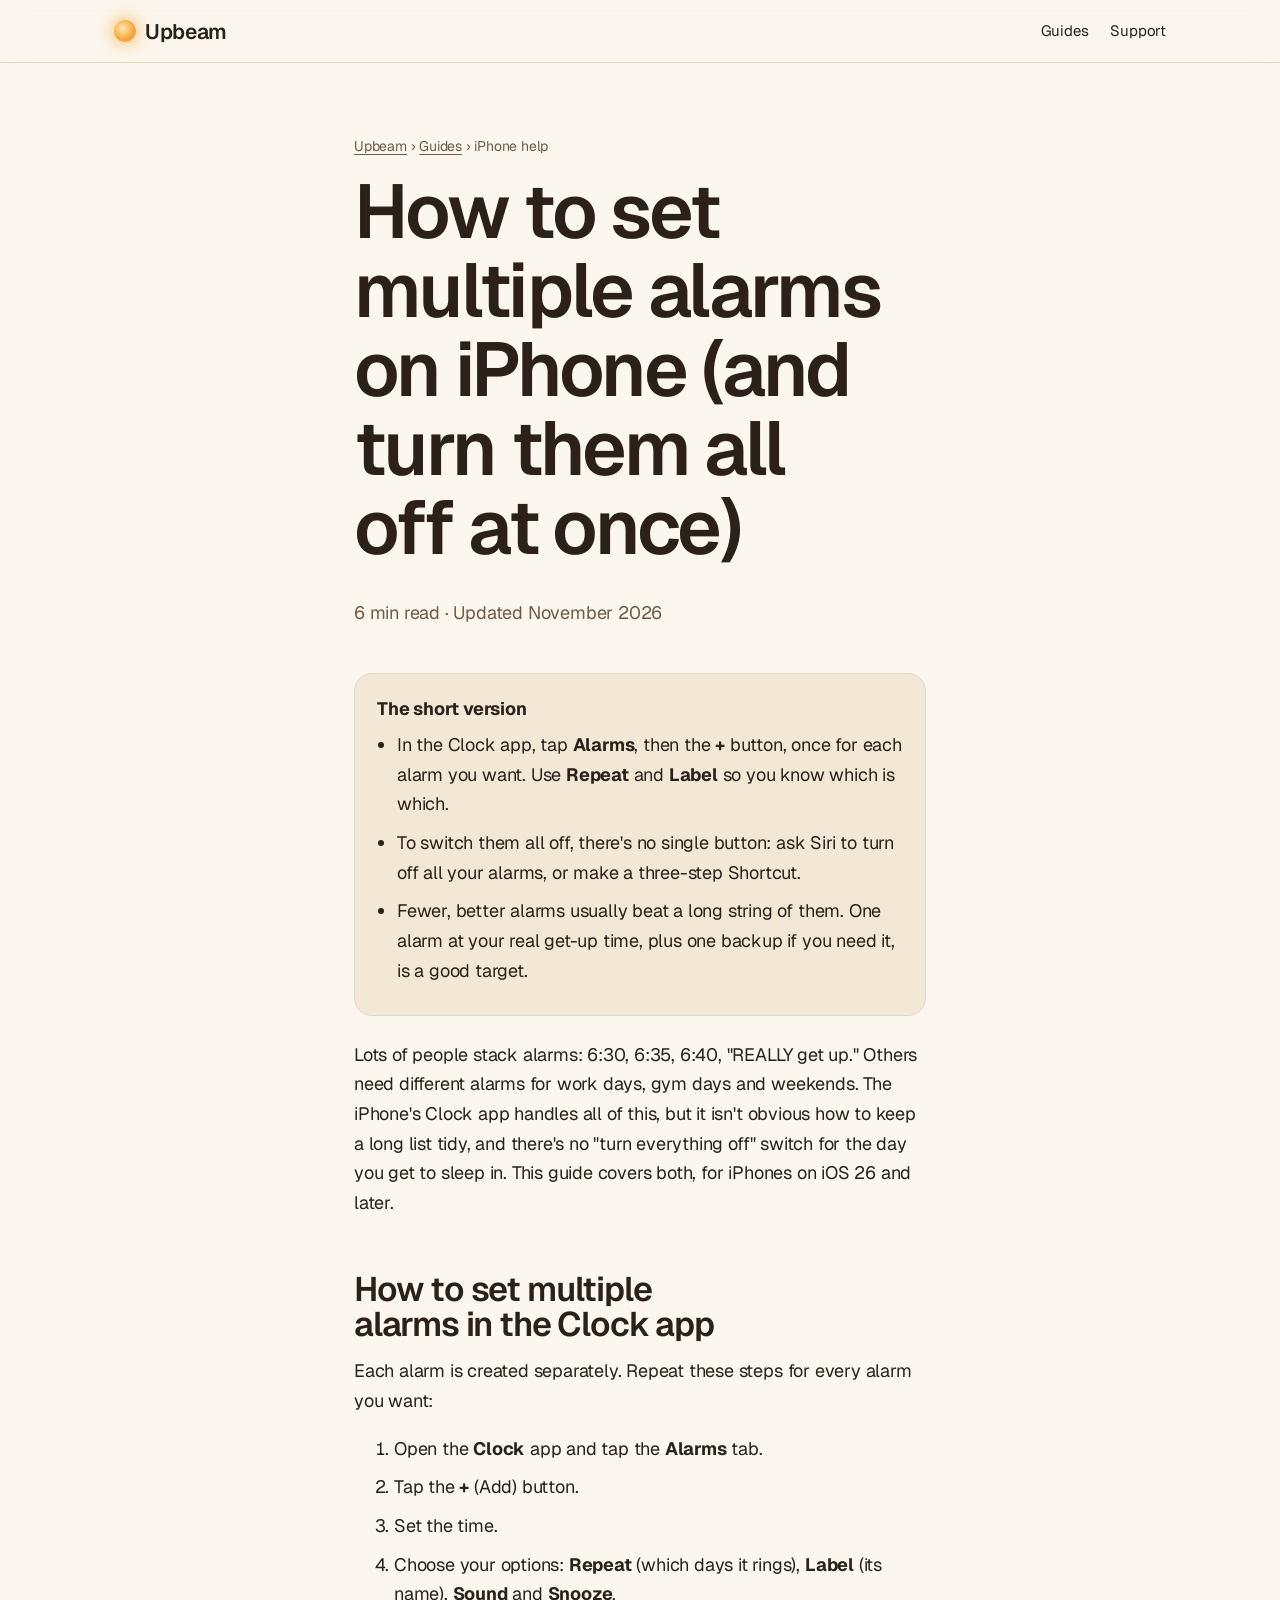
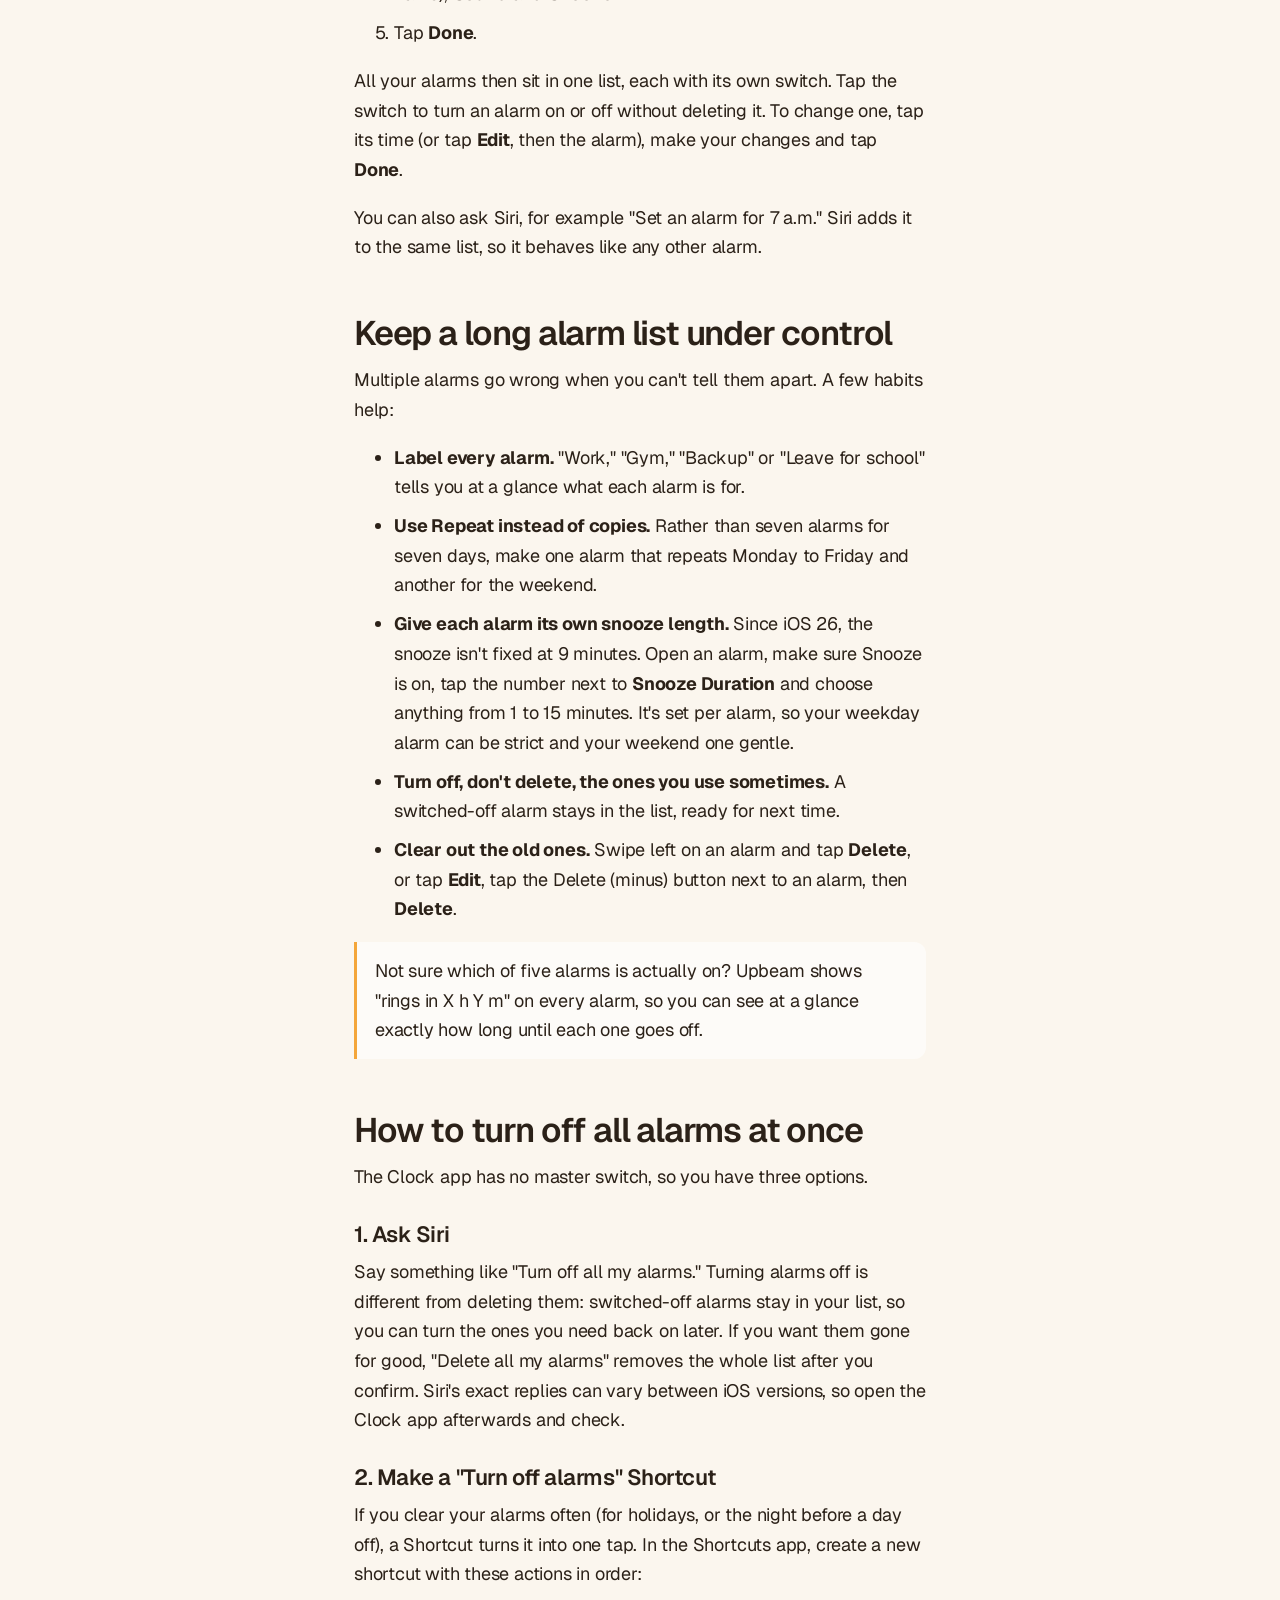
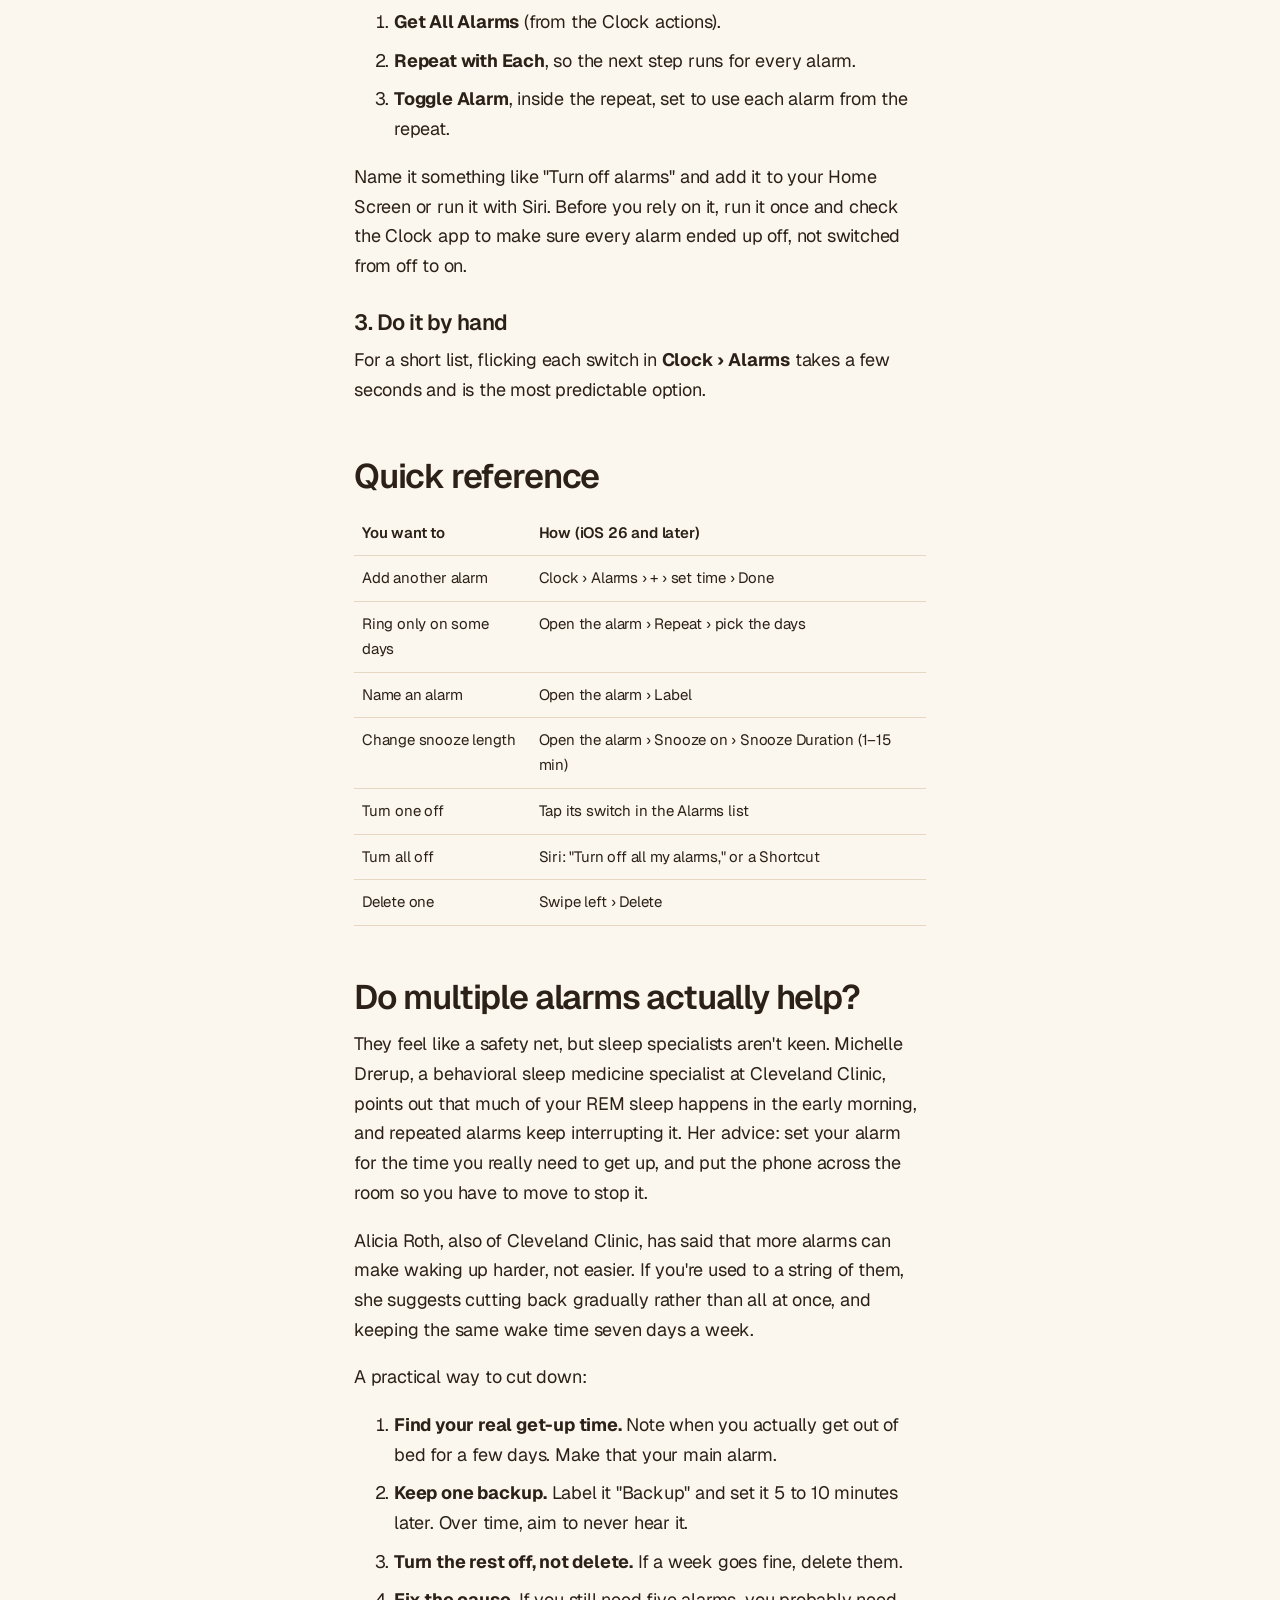
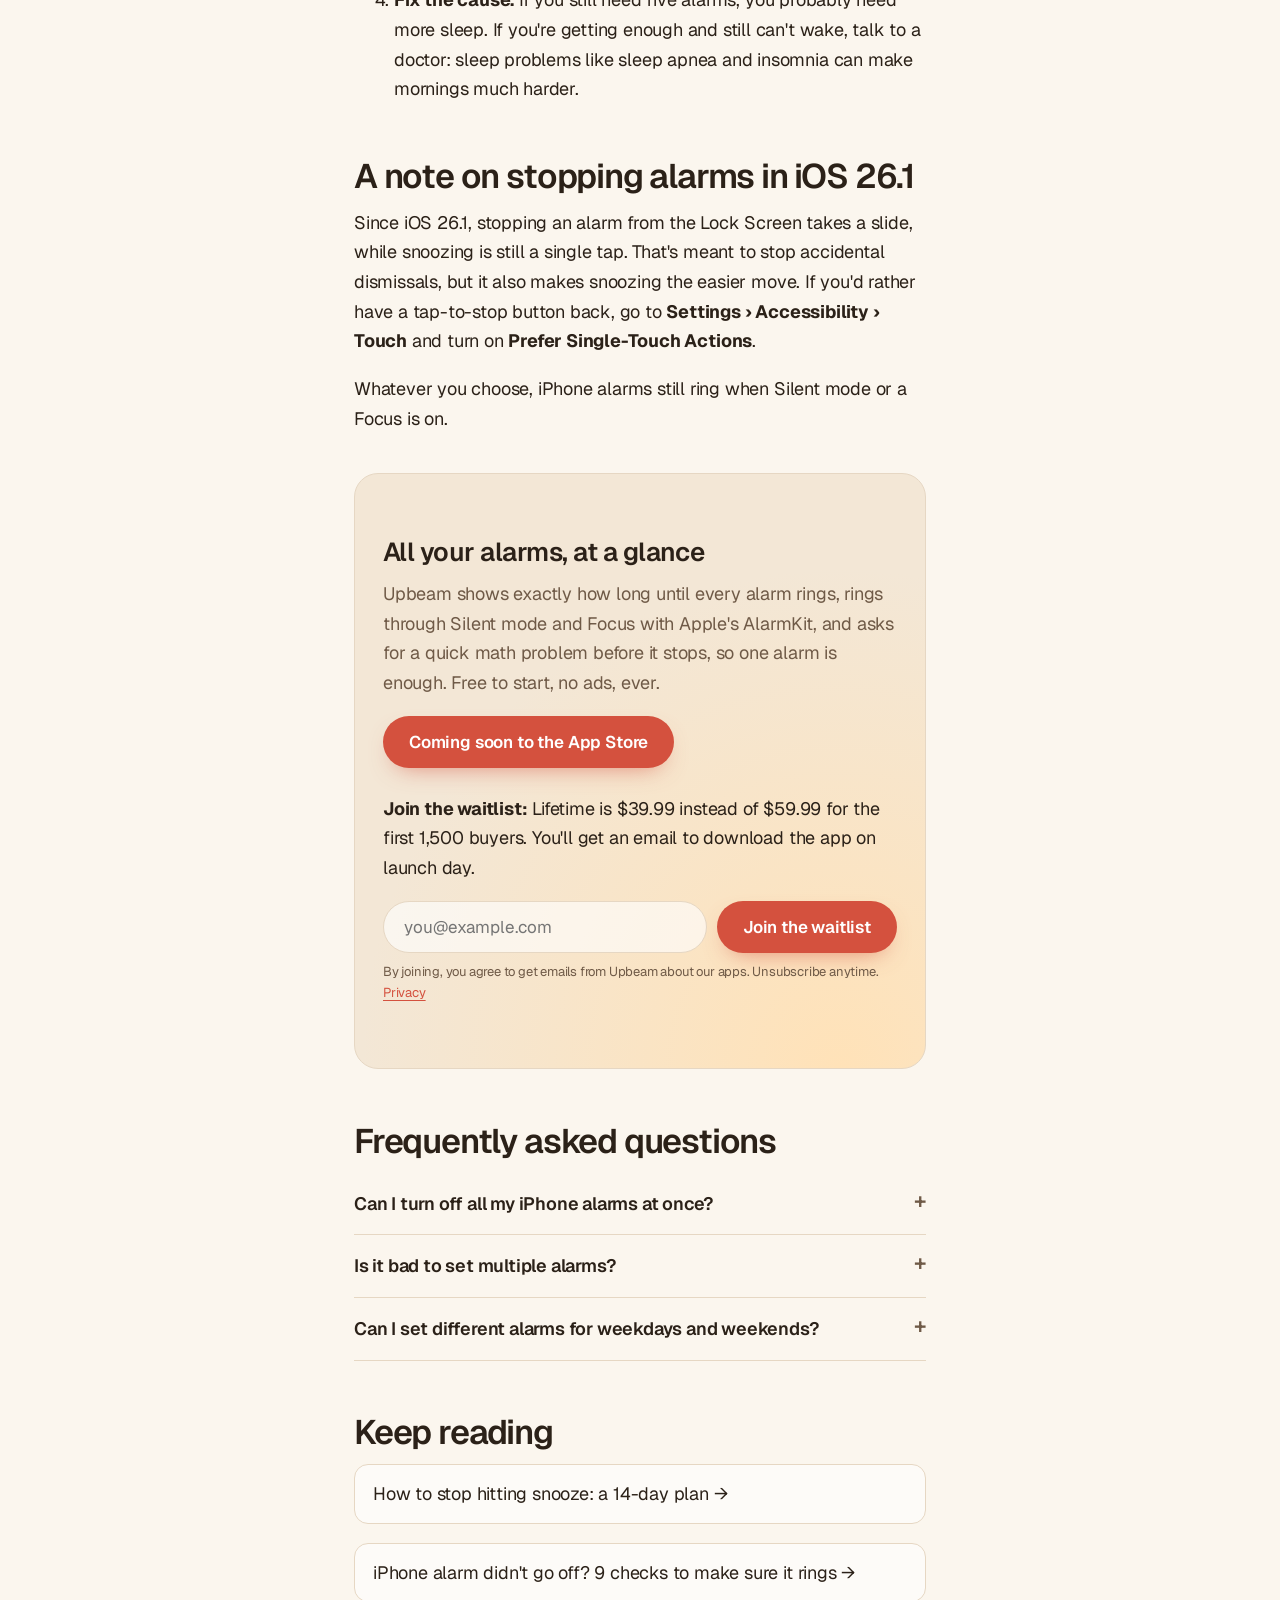
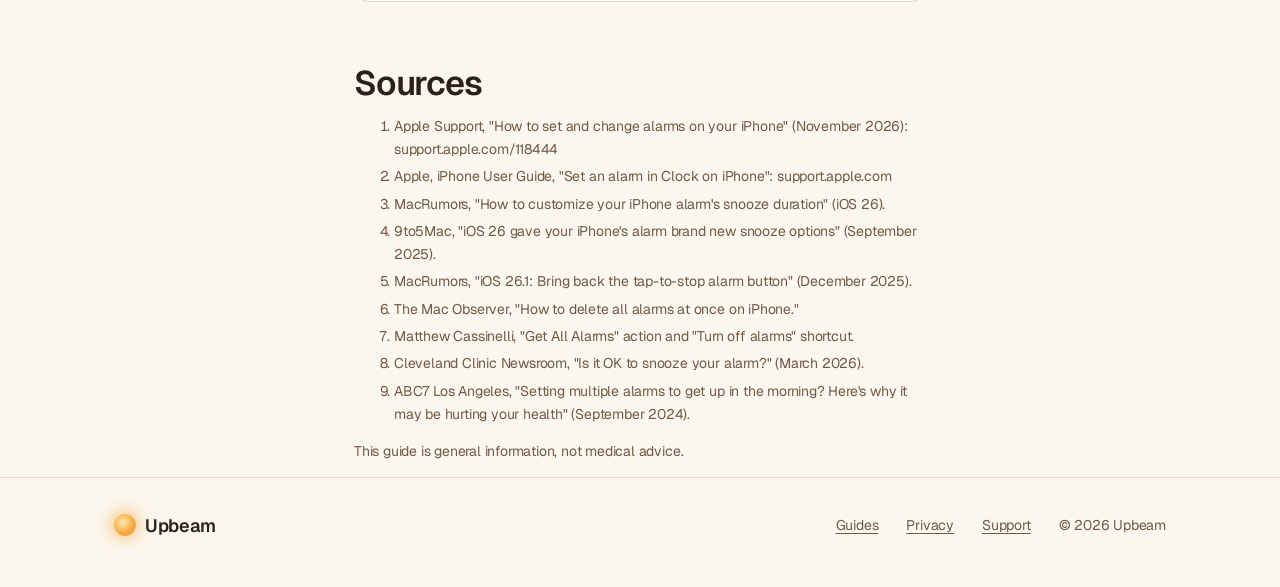
<file: guides/how-to-set-multiple-alarms-on-iphone.html>
<!DOCTYPE html>
<html lang="en">
<head>
<meta charset="utf-8">
<meta name="viewport" content="width=device-width,initial-scale=1">
<title>How to Set Multiple Alarms on iPhone (and Turn Them All Off at Once) | Upbeam</title>
<meta name="description" content="Set several alarms on iPhone in the Clock app, give each its own days and label, then turn them all off at once with Siri or a simple Shortcut.">
<link rel="canonical" href="https://getupbeam.com/guides/how-to-set-multiple-alarms-on-iphone.html">
<link rel="icon" href="../favicon.svg" type="image/svg+xml">
<link rel="preconnect" href="https://fonts.googleapis.com"><link rel="preconnect" href="https://fonts.gstatic.com" crossorigin>
<link href="https://fonts.googleapis.com/css2?family=Geist:wght@300..700&display=swap" rel="stylesheet">
<link rel="stylesheet" href="../style.css?v=20261121">
<script type="application/ld+json">{"@context":"https://schema.org","@type":"FAQPage","mainEntity":[
{"@type":"Question","name":"Can I turn off all my iPhone alarms at once?","acceptedAnswer":{"@type":"Answer","text":"There is no single switch in the Clock app for this. The quickest ways are to ask Siri to turn off all your alarms, or to build a short Shortcut that gets all alarms and turns each one off."}},
{"@type":"Question","name":"Is it bad to set multiple alarms?","acceptedAnswer":{"@type":"Answer","text":"Sleep specialists at Cleveland Clinic suggest one alarm set for the time you actually need to get up, because a string of alarms breaks up your last stretch of sleep. If you rely on several, cut down gradually."}},
{"@type":"Question","name":"Can I set different alarms for weekdays and weekends on iPhone?","acceptedAnswer":{"@type":"Answer","text":"Yes. Create one alarm and choose Monday to Friday under Repeat, then create a second alarm and choose Saturday and Sunday. Each alarm can also have its own label, sound and snooze length."}}
]}</script>
</head>
<body>
<nav class="top"><div class="wrap">
  <a class="logo" href="../index.html"><i></i>Upbeam</a>
  <a class="l" href="index.html">Guides</a>
  <a class="l" href="../support.html">Support</a>
</div></nav>

<article class="article">
<header>
  <div class="crumbs"><a href="../index.html">Upbeam</a> › <a href="index.html">Guides</a> › iPhone help</div>
  <h1>How to set multiple alarms on iPhone (and turn them all off at once)</h1>
  <p class="sub">6 min read · Updated November 2026</p>
</header>

<div class="tldr"><strong>The short version</strong>
<ul>
  <li>In the Clock app, tap <strong>Alarms</strong>, then the <strong>+</strong> button, once for each alarm you want. Use <strong>Repeat</strong> and <strong>Label</strong> so you know which is which.</li>
  <li>To switch them all off, there's no single button: ask Siri to turn off all your alarms, or make a three-step Shortcut.</li>
  <li>Fewer, better alarms usually beat a long string of them. One alarm at your real get-up time, plus one backup if you need it, is a good target.</li>
</ul></div>

<p>Lots of people stack alarms: 6:30, 6:35, 6:40, "REALLY get up." Others need different alarms for work days, gym days and weekends. The iPhone's Clock app handles all of this, but it isn't obvious how to keep a long list tidy, and there's no "turn everything off" switch for the day you get to sleep in. This guide covers both, for iPhones on iOS 26 and later.</p>

<h2>How to set multiple alarms in the Clock app</h2>
<p>Each alarm is created separately. Repeat these steps for every alarm you want:</p>
<ol>
  <li>Open the <strong>Clock</strong> app and tap the <strong>Alarms</strong> tab.</li>
  <li>Tap the <strong>+</strong> (Add) button.</li>
  <li>Set the time.</li>
  <li>Choose your options: <strong>Repeat</strong> (which days it rings), <strong>Label</strong> (its name), <strong>Sound</strong> and <strong>Snooze</strong>.</li>
  <li>Tap <strong>Done</strong>.</li>
</ol>
<p>All your alarms then sit in one list, each with its own switch. Tap the switch to turn an alarm on or off without deleting it. To change one, tap its time (or tap <strong>Edit</strong>, then the alarm), make your changes and tap <strong>Done</strong>.</p>
<p>You can also ask Siri, for example "Set an alarm for 7 a.m." Siri adds it to the same list, so it behaves like any other alarm.</p>

<h2>Keep a long alarm list under control</h2>
<p>Multiple alarms go wrong when you can't tell them apart. A few habits help:</p>
<ul>
  <li><strong>Label every alarm.</strong> "Work," "Gym," "Backup" or "Leave for school" tells you at a glance what each alarm is for.</li>
  <li><strong>Use Repeat instead of copies.</strong> Rather than seven alarms for seven days, make one alarm that repeats Monday to Friday and another for the weekend.</li>
  <li><strong>Give each alarm its own snooze length.</strong> Since iOS 26, the snooze isn't fixed at 9 minutes. Open an alarm, make sure Snooze is on, tap the number next to <strong>Snooze Duration</strong> and choose anything from 1 to 15 minutes. It's set per alarm, so your weekday alarm can be strict and your weekend one gentle.</li>
  <li><strong>Turn off, don't delete, the ones you use sometimes.</strong> A switched-off alarm stays in the list, ready for next time.</li>
  <li><strong>Clear out the old ones.</strong> Swipe left on an alarm and tap <strong>Delete</strong>, or tap <strong>Edit</strong>, tap the Delete (minus) button next to an alarm, then <strong>Delete</strong>.</li>
</ul>
<div class="note">Not sure which of five alarms is actually on? Upbeam shows "rings in X h Y m" on every alarm, so you can see at a glance exactly how long until each one goes off.</div>

<h2>How to turn off all alarms at once</h2>
<p>The Clock app has no master switch, so you have three options.</p>

<h3>1. Ask Siri</h3>
<p>Say something like "Turn off all my alarms." Turning alarms off is different from deleting them: switched-off alarms stay in your list, so you can turn the ones you need back on later. If you want them gone for good, "Delete all my alarms" removes the whole list after you confirm. Siri's exact replies can vary between iOS versions, so open the Clock app afterwards and check.</p>

<h3>2. Make a "Turn off alarms" Shortcut</h3>
<p>If you clear your alarms often (for holidays, or the night before a day off), a Shortcut turns it into one tap. In the Shortcuts app, create a new shortcut with these actions in order:</p>
<ol>
  <li><strong>Get All Alarms</strong> (from the Clock actions).</li>
  <li><strong>Repeat with Each</strong>, so the next step runs for every alarm.</li>
  <li><strong>Toggle Alarm</strong>, inside the repeat, set to use each alarm from the repeat.</li>
</ol>
<p>Name it something like "Turn off alarms" and add it to your Home Screen or run it with Siri. Before you rely on it, run it once and check the Clock app to make sure every alarm ended up off, not switched from off to on.</p>

<h3>3. Do it by hand</h3>
<p>For a short list, flicking each switch in <strong>Clock › Alarms</strong> takes a few seconds and is the most predictable option.</p>

<h2>Quick reference</h2>
<table class="stack">
  <thead><tr><th>You want to</th><th>How (iOS 26 and later)</th></tr></thead>
  <tbody>
    <tr><td>Add another alarm</td><td>Clock › Alarms › + › set time › Done</td></tr>
    <tr><td>Ring only on some days</td><td>Open the alarm › Repeat › pick the days</td></tr>
    <tr><td>Name an alarm</td><td>Open the alarm › Label</td></tr>
    <tr><td>Change snooze length</td><td>Open the alarm › Snooze on › Snooze Duration (1–15 min)</td></tr>
    <tr><td>Turn one off</td><td>Tap its switch in the Alarms list</td></tr>
    <tr><td>Turn all off</td><td>Siri: "Turn off all my alarms," or a Shortcut</td></tr>
    <tr><td>Delete one</td><td>Swipe left › Delete</td></tr>
  </tbody>
</table>

<h2>Do multiple alarms actually help?</h2>
<p>They feel like a safety net, but sleep specialists aren't keen. Michelle Drerup, a behavioral sleep medicine specialist at Cleveland Clinic, points out that much of your REM sleep happens in the early morning, and repeated alarms keep interrupting it. Her advice: set your alarm for the time you really need to get up, and put the phone across the room so you have to move to stop it.</p>
<p>Alicia Roth, also of Cleveland Clinic, has said that more alarms can make waking up harder, not easier. If you're used to a string of them, she suggests cutting back gradually rather than all at once, and keeping the same wake time seven days a week.</p>
<p>A practical way to cut down:</p>
<ol>
  <li><strong>Find your real get-up time.</strong> Note when you actually get out of bed for a few days. Make that your main alarm.</li>
  <li><strong>Keep one backup.</strong> Label it "Backup" and set it 5 to 10 minutes later. Over time, aim to never hear it.</li>
  <li><strong>Turn the rest off, not delete.</strong> If a week goes fine, delete them.</li>
  <li><strong>Fix the cause.</strong> If you still need five alarms, you probably need more sleep. If you're getting enough and still can't wake, talk to a doctor: sleep problems like sleep apnea and insomnia can make mornings much harder.</li>
</ol>

<h2>A note on stopping alarms in iOS 26.1</h2>
<p>Since iOS 26.1, stopping an alarm from the Lock Screen takes a slide, while snoozing is still a single tap. That's meant to stop accidental dismissals, but it also makes snoozing the easier move. If you'd rather have a tap-to-stop button back, go to <strong>Settings › Accessibility › Touch</strong> and turn on <strong>Prefer Single-Touch Actions</strong>.</p>
<p>Whatever you choose, iPhone alarms still ring when Silent mode or a Focus is on.</p>

<div class="cta">
  <h3>All your alarms, at a glance</h3>
  <p class="sub">Upbeam shows exactly how long until every alarm rings, rings through Silent mode and Focus with Apple's AlarmKit, and asks for a quick math problem before it stops, so one alarm is enough. Free to start, no ads, ever.</p>
  <span class="btn" aria-disabled="true">Coming soon to the App Store</span>
  <p class="wl-lead"><strong>Join the waitlist:</strong> Lifetime is $39.99 instead of $59.99 for the first 1,500 buyers. You'll get an email to download the app on launch day.</p>
  <form class="waitlist" action="/api/waitlist" method="post">
    <div class="row"><input type="email" name="email" required autocomplete="email" placeholder="you@example.com" aria-label="Email address"><button class="btn" type="submit">Join the waitlist</button></div>
    <p class="small wl-fine">By joining, you agree to get emails from Upbeam about our apps. Unsubscribe anytime. <a href="../privacy.html">Privacy</a></p>
    <div class="hp" aria-hidden="true"><label>Website <input type="text" name="website" tabindex="-1" autocomplete="off"></label></div>
    <input type="hidden" name="source" value="guide-how-to-set-multiple-alarms-on-iphone">
    <p class="wl-msg" role="status" aria-live="polite"></p>
  </form>
</div>

<h2>Frequently asked questions</h2>
<details><summary>Can I turn off all my iPhone alarms at once?</summary><p>Not with one switch in the Clock app. Ask Siri to "turn off all my alarms," or build a short Shortcut (Get All Alarms, Repeat with Each, Toggle Alarm) and check the result in the Clock app.</p></details>
<details><summary>Is it bad to set multiple alarms?</summary><p>Sleep specialists at Cleveland Clinic suggest one alarm at the time you actually need to get up, because repeated alarms break up your last stretch of sleep. If you rely on several, cut back gradually.</p></details>
<details><summary>Can I set different alarms for weekdays and weekends?</summary><p>Yes. Make one alarm that repeats Monday to Friday and another for Saturday and Sunday. Each can have its own label, sound and snooze length.</p></details>

<h2>Keep reading</h2>
<ul class="related">
  <li><a href="how-to-stop-hitting-snooze.html">How to stop hitting snooze: a 14-day plan →</a></li>
  <li><a href="iphone-alarm-didnt-go-off.html">iPhone alarm didn't go off? 9 checks to make sure it rings →</a></li>
</ul>

<h2>Sources</h2>
<ol class="sources">
  <li>Apple Support, "How to set and change alarms on your iPhone" (November 2026): support.apple.com/118444</li>
  <li>Apple, iPhone User Guide, "Set an alarm in Clock on iPhone": support.apple.com</li>
  <li>MacRumors, "How to customize your iPhone alarm's snooze duration" (iOS 26).</li>
  <li>9to5Mac, "iOS 26 gave your iPhone's alarm brand new snooze options" (September 2025).</li>
  <li>MacRumors, "iOS 26.1: Bring back the tap-to-stop alarm button" (December 2025).</li>
  <li>The Mac Observer, "How to delete all alarms at once on iPhone."</li>
  <li>Matthew Cassinelli, "Get All Alarms" action and "Turn off alarms" shortcut.</li>
  <li>Cleveland Clinic Newsroom, "Is it OK to snooze your alarm?" (March 2026).</li>
  <li>ABC7 Los Angeles, "Setting multiple alarms to get up in the morning? Here's why it may be hurting your health" (September 2024).</li>
</ol>
<p class="small">This guide is general information, not medical advice.</p>
</article>

<footer><div class="wrap">
  <a class="logo" href="../index.html"><i></i>Upbeam</a>
  <a href="index.html">Guides</a><a href="../privacy.html">Privacy</a><a href="../support.html">Support</a>
  <span>© 2026 Upbeam</span>
</div></footer>
<script>{for(const c of document.querySelectorAll('.stack td')){let i=0,p=c;while(p=p.previousElementSibling)i+=p.colSpan;c.dataset.l=c.closest('table').rows[0].cells[i]?.textContent||''}}</script>
<script src="../waitlist.js?v=20261121" defer></script>
</body>
</html>
</file>
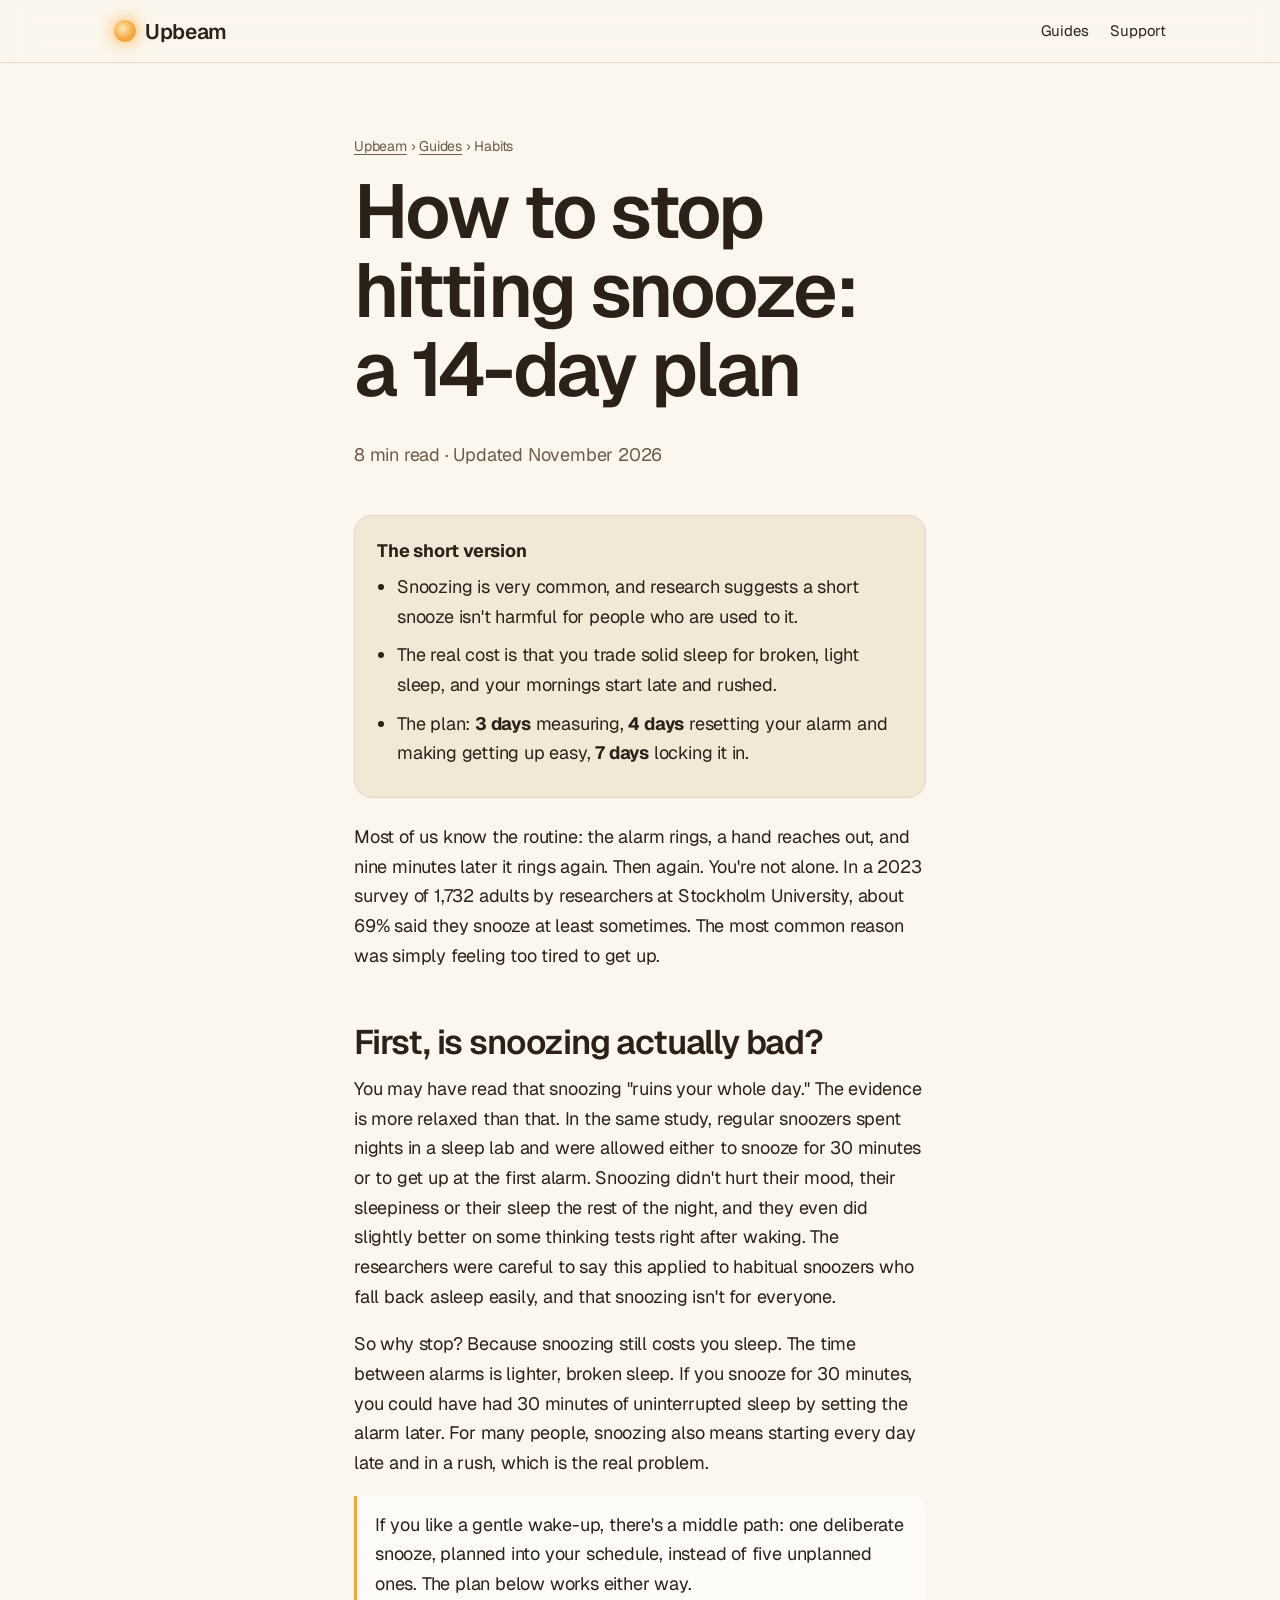
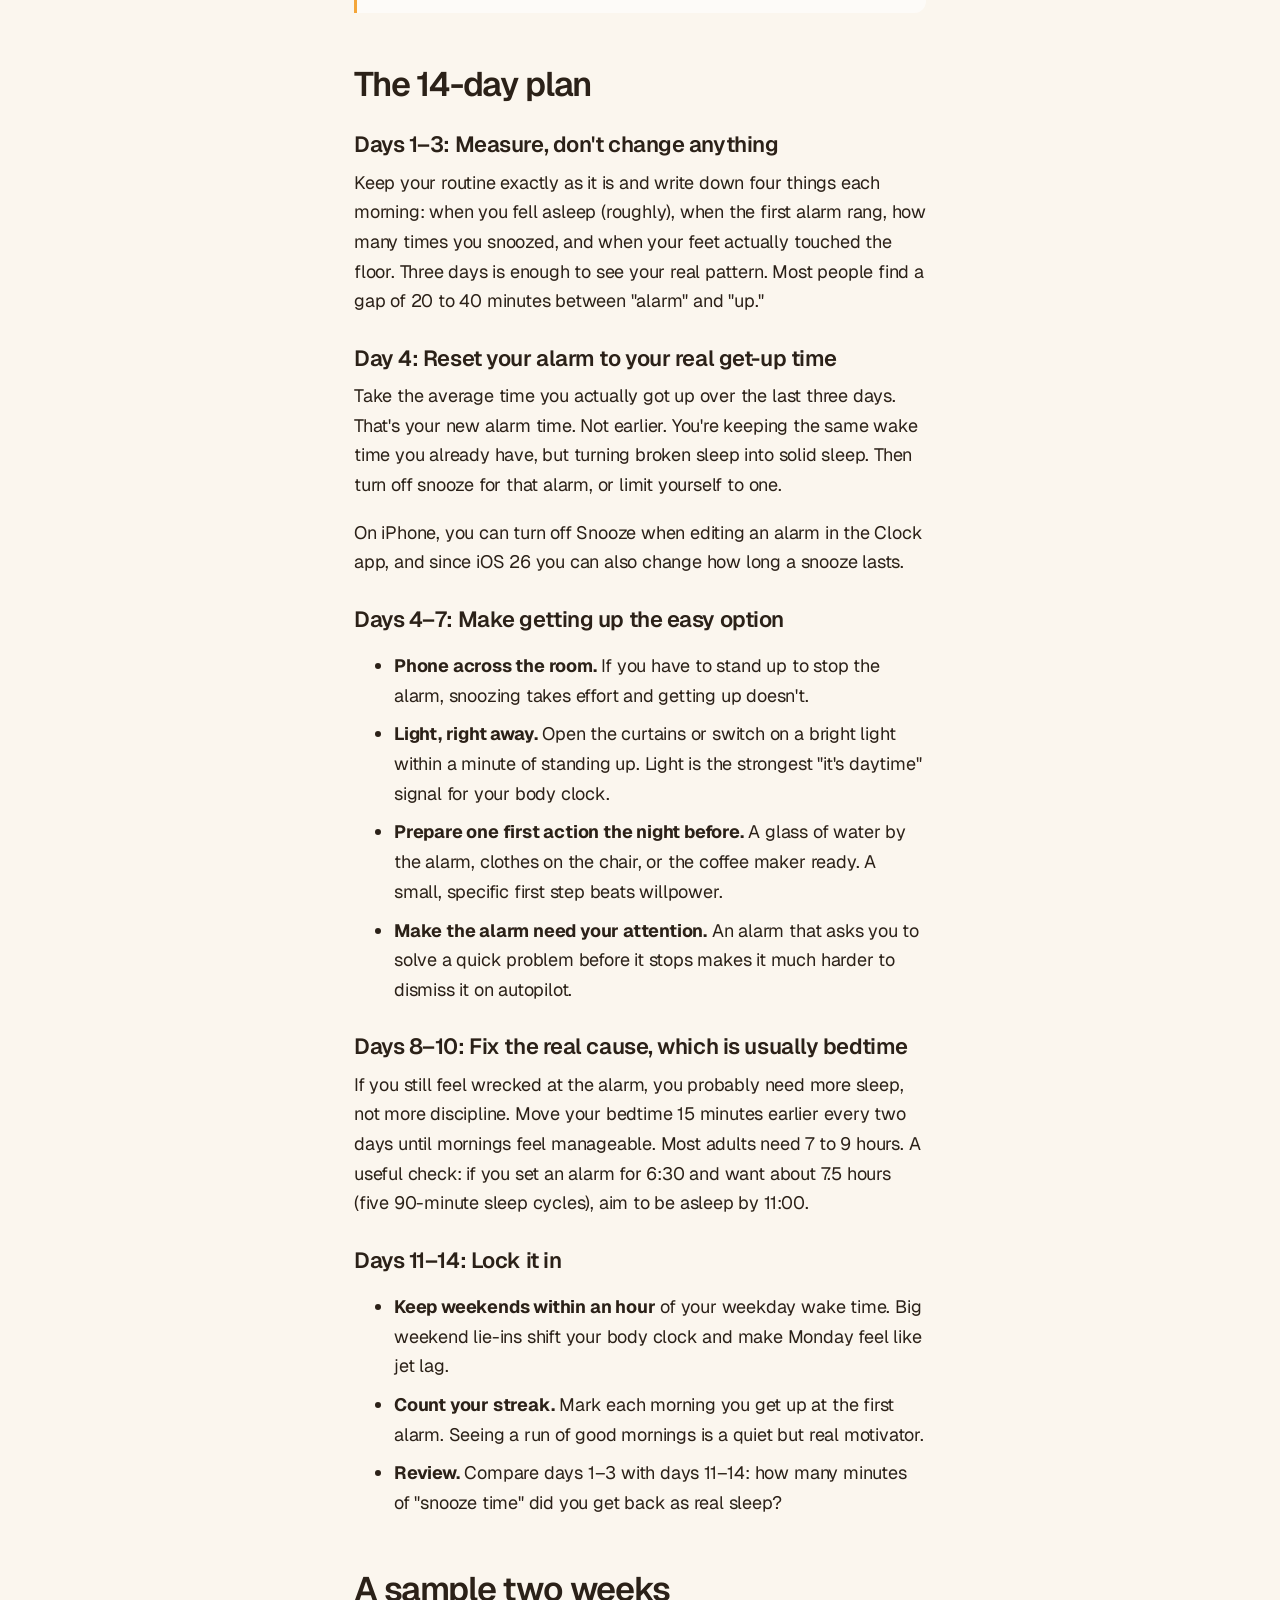
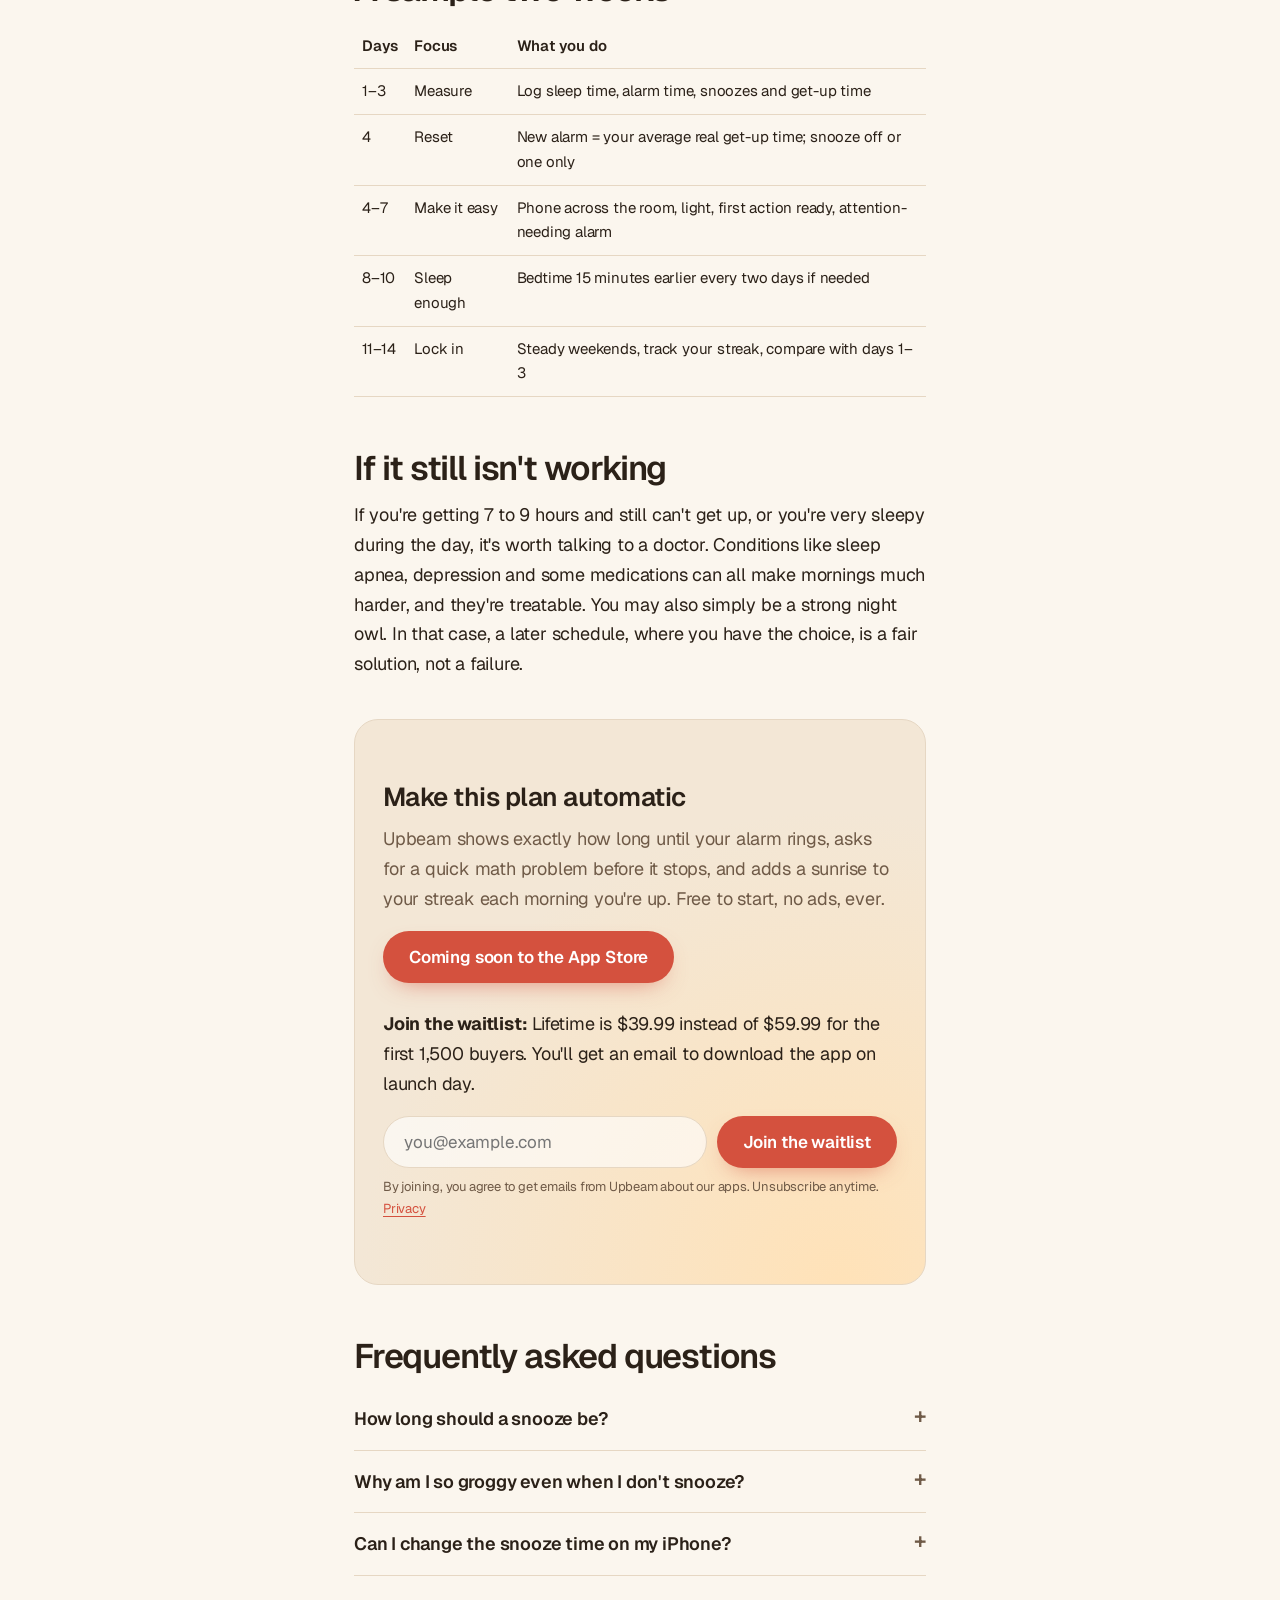
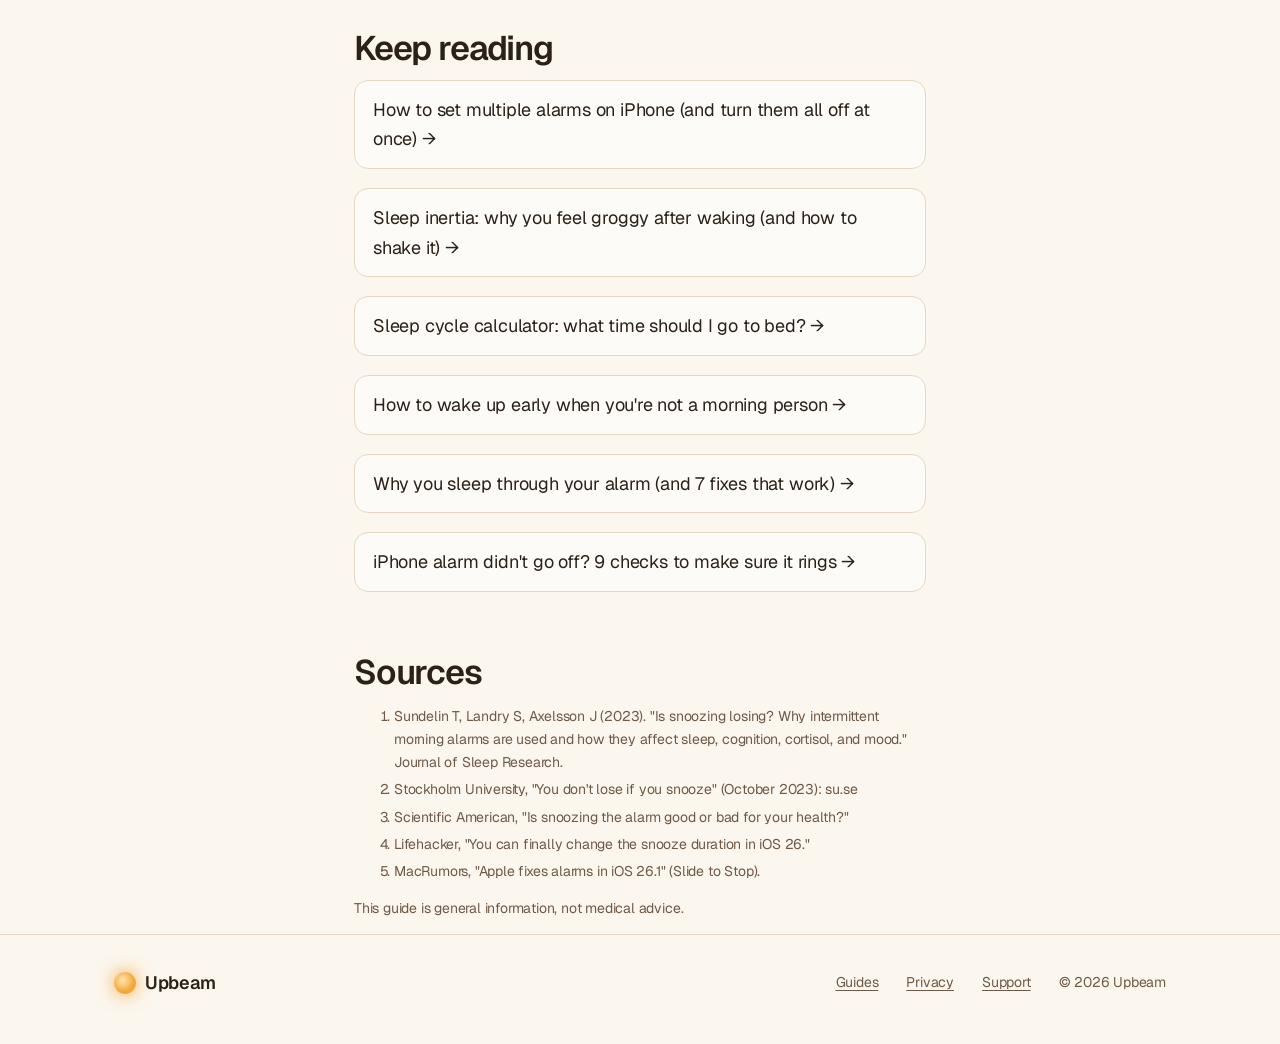
<file: guides/how-to-stop-hitting-snooze.html>
<!DOCTYPE html>
<html lang="en">
<head>
<meta charset="utf-8">
<meta name="viewport" content="width=device-width,initial-scale=1">
<title>How to Stop Hitting Snooze: A 14-Day Plan | Upbeam</title>
<meta name="description" content="Is snoozing bad for you? What the research says, and a simple 14-day plan to stop hitting snooze: measure, reset your alarm, make getting up easy, then lock it in.">
<link rel="canonical" href="https://getupbeam.com/guides/how-to-stop-hitting-snooze.html">
<link rel="icon" href="../favicon.svg" type="image/svg+xml">
<link rel="preconnect" href="https://fonts.googleapis.com"><link rel="preconnect" href="https://fonts.gstatic.com" crossorigin>
<link href="https://fonts.googleapis.com/css2?family=Geist:wght@300..700&display=swap" rel="stylesheet">
<link rel="stylesheet" href="../style.css?v=20261121">
<script type="application/ld+json">{"@context":"https://schema.org","@type":"FAQPage","mainEntity":[
{"@type":"Question","name":"Is hitting snooze bad for you?","acceptedAnswer":{"@type":"Answer","text":"Not necessarily. A 2023 study in the Journal of Sleep Research found that regular snoozers who snoozed for 30 minutes showed no harm to mood, sleepiness or overnight sleep. But snoozing does shorten your real sleep, so it's better to set your alarm for when you actually need to get up."}},
{"@type":"Question","name":"How do I stop pressing snooze?","acceptedAnswer":{"@type":"Answer","text":"Set your alarm for the time you actually get up, put your phone out of reach, get light right away, prepare a first action the night before and keep a steady wake time for two weeks."}},
{"@type":"Question","name":"Can I change the snooze time on iPhone?","acceptedAnswer":{"@type":"Answer","text":"Yes. Since iOS 26 you can change the snooze length for alarms in the Clock app instead of the old fixed 9 minutes."}}
]}</script>
</head>
<body>
<nav class="top"><div class="wrap">
  <a class="logo" href="../index.html"><i></i>Upbeam</a>
  <a class="l" href="index.html">Guides</a>
  <a class="l" href="../support.html">Support</a>
</div></nav>

<article class="article">
<header>
  <div class="crumbs"><a href="../index.html">Upbeam</a> › <a href="index.html">Guides</a> › Habits</div>
  <h1>How to stop hitting snooze: a 14-day plan</h1>
  <p class="sub">8 min read · Updated November 2026</p>
</header>

<div class="tldr"><strong>The short version</strong>
<ul>
  <li>Snoozing is very common, and research suggests a short snooze isn't harmful for people who are used to it.</li>
  <li>The real cost is that you trade solid sleep for broken, light sleep, and your mornings start late and rushed.</li>
  <li>The plan: <strong>3 days</strong> measuring, <strong>4 days</strong> resetting your alarm and making getting up easy, <strong>7 days</strong> locking it in.</li>
</ul></div>

<p>Most of us know the routine: the alarm rings, a hand reaches out, and nine minutes later it rings again. Then again. You're not alone. In a 2023 survey of 1,732 adults by researchers at Stockholm University, about 69% said they snooze at least sometimes. The most common reason was simply feeling too tired to get up.</p>

<h2>First, is snoozing actually bad?</h2>
<p>You may have read that snoozing "ruins your whole day." The evidence is more relaxed than that. In the same study, regular snoozers spent nights in a sleep lab and were allowed either to snooze for 30 minutes or to get up at the first alarm. Snoozing didn't hurt their mood, their sleepiness or their sleep the rest of the night, and they even did slightly better on some thinking tests right after waking. The researchers were careful to say this applied to habitual snoozers who fall back asleep easily, and that snoozing isn't for everyone.</p>
<p>So why stop? Because snoozing still costs you sleep. The time between alarms is lighter, broken sleep. If you snooze for 30 minutes, you could have had 30 minutes of uninterrupted sleep by setting the alarm later. For many people, snoozing also means starting every day late and in a rush, which is the real problem.</p>
<div class="note">If you like a gentle wake-up, there's a middle path: one deliberate snooze, planned into your schedule, instead of five unplanned ones. The plan below works either way.</div>

<h2>The 14-day plan</h2>

<h3>Days 1–3: Measure, don't change anything</h3>
<p>Keep your routine exactly as it is and write down four things each morning: when you fell asleep (roughly), when the first alarm rang, how many times you snoozed, and when your feet actually touched the floor. Three days is enough to see your real pattern. Most people find a gap of 20 to 40 minutes between "alarm" and "up."</p>

<h3>Day 4: Reset your alarm to your real get-up time</h3>
<p>Take the average time you actually got up over the last three days. That's your new alarm time. Not earlier. You're keeping the same wake time you already have, but turning broken sleep into solid sleep. Then turn off snooze for that alarm, or limit yourself to one.</p>
<p>On iPhone, you can turn off Snooze when editing an alarm in the Clock app, and since iOS 26 you can also change how long a snooze lasts.</p>

<h3>Days 4–7: Make getting up the easy option</h3>
<ul>
  <li><strong>Phone across the room.</strong> If you have to stand up to stop the alarm, snoozing takes effort and getting up doesn't.</li>
  <li><strong>Light, right away.</strong> Open the curtains or switch on a bright light within a minute of standing up. Light is the strongest "it's daytime" signal for your body clock.</li>
  <li><strong>Prepare one first action the night before.</strong> A glass of water by the alarm, clothes on the chair, or the coffee maker ready. A small, specific first step beats willpower.</li>
  <li><strong>Make the alarm need your attention.</strong> An alarm that asks you to solve a quick problem before it stops makes it much harder to dismiss it on autopilot.</li>
</ul>

<h3>Days 8–10: Fix the real cause, which is usually bedtime</h3>
<p>If you still feel wrecked at the alarm, you probably need more sleep, not more discipline. Move your bedtime 15 minutes earlier every two days until mornings feel manageable. Most adults need 7 to 9 hours. A useful check: if you set an alarm for 6:30 and want about 7.5 hours (five 90-minute sleep cycles), aim to be asleep by 11:00.</p>

<h3>Days 11–14: Lock it in</h3>
<ul>
  <li><strong>Keep weekends within an hour</strong> of your weekday wake time. Big weekend lie-ins shift your body clock and make Monday feel like jet lag.</li>
  <li><strong>Count your streak.</strong> Mark each morning you get up at the first alarm. Seeing a run of good mornings is a quiet but real motivator.</li>
  <li><strong>Review.</strong> Compare days 1–3 with days 11–14: how many minutes of "snooze time" did you get back as real sleep?</li>
</ul>

<h2>A sample two weeks</h2>
<table class="stack">
  <thead><tr><th>Days</th><th>Focus</th><th>What you do</th></tr></thead>
  <tbody>
    <tr><td>1–3</td><td>Measure</td><td>Log sleep time, alarm time, snoozes and get-up time</td></tr>
    <tr><td>4</td><td>Reset</td><td>New alarm = your average real get-up time; snooze off or one only</td></tr>
    <tr><td>4–7</td><td>Make it easy</td><td>Phone across the room, light, first action ready, attention-needing alarm</td></tr>
    <tr><td>8–10</td><td>Sleep enough</td><td>Bedtime 15 minutes earlier every two days if needed</td></tr>
    <tr><td>11–14</td><td>Lock in</td><td>Steady weekends, track your streak, compare with days 1–3</td></tr>
  </tbody>
</table>

<h2>If it still isn't working</h2>
<p>If you're getting 7 to 9 hours and still can't get up, or you're very sleepy during the day, it's worth talking to a doctor. Conditions like sleep apnea, depression and some medications can all make mornings much harder, and they're treatable. You may also simply be a strong night owl. In that case, a later schedule, where you have the choice, is a fair solution, not a failure.</p>

<div class="cta">
  <h3>Make this plan automatic</h3>
  <p class="sub">Upbeam shows exactly how long until your alarm rings, asks for a quick math problem before it stops, and adds a sunrise to your streak each morning you're up. Free to start, no ads, ever.</p>
  <span class="btn" aria-disabled="true">Coming soon to the App Store</span>
  <p class="wl-lead"><strong>Join the waitlist:</strong> Lifetime is $39.99 instead of $59.99 for the first 1,500 buyers. You'll get an email to download the app on launch day.</p>
  <form class="waitlist" action="/api/waitlist" method="post">
    <div class="row"><input type="email" name="email" required autocomplete="email" placeholder="you@example.com" aria-label="Email address"><button class="btn" type="submit">Join the waitlist</button></div>
    <p class="small wl-fine">By joining, you agree to get emails from Upbeam about our apps. Unsubscribe anytime. <a href="../privacy.html">Privacy</a></p>
    <div class="hp" aria-hidden="true"><label>Website <input type="text" name="website" tabindex="-1" autocomplete="off"></label></div>
    <input type="hidden" name="source" value="guide-how-to-stop-hitting-snooze">
    <p class="wl-msg" role="status" aria-live="polite"></p>
  </form>
</div>

<h2>Frequently asked questions</h2>
<details><summary>How long should a snooze be?</summary><p>There's no proven ideal. If you do snooze, keep it short and planned, and count it in your total sleep. A single 10-minute snooze you planned for is very different from 40 minutes of repeated alarms.</p></details>
<details><summary>Why am I so groggy even when I don't snooze?</summary><p>That's sleep inertia: the slow, foggy feeling after waking. It usually fades within 30 to 60 minutes and is stronger when you're short on sleep. Light, movement and water help.</p></details>
<details><summary>Can I change the snooze time on my iPhone?</summary><p>Yes. Since iOS 26 the Clock app lets you choose the snooze length instead of the old fixed 9 minutes. Since iOS 26.1 you also slide to stop an alarm, while snooze is still a tap.</p></details>

<h2>Keep reading</h2>
<ul class="related">
  <li><a href="how-to-set-multiple-alarms-on-iphone.html">How to set multiple alarms on iPhone (and turn them all off at once) →</a></li>
  <li><a href="sleep-inertia.html">Sleep inertia: why you feel groggy after waking (and how to shake it) →</a></li>
  <li><a href="sleep-cycle-calculator.html">Sleep cycle calculator: what time should I go to bed? →</a></li>
  <li><a href="how-to-wake-up-early.html">How to wake up early when you're not a morning person →</a></li>
  <li><a href="why-you-sleep-through-your-alarm.html">Why you sleep through your alarm (and 7 fixes that work) →</a></li>
  <li><a href="iphone-alarm-didnt-go-off.html">iPhone alarm didn't go off? 9 checks to make sure it rings →</a></li>
</ul>

<h2>Sources</h2>
<ol class="sources">
  <li>Sundelin T, Landry S, Axelsson J (2023). "Is snoozing losing? Why intermittent morning alarms are used and how they affect sleep, cognition, cortisol, and mood." Journal of Sleep Research.</li>
  <li>Stockholm University, "You don't lose if you snooze" (October 2023): su.se</li>
  <li>Scientific American, "Is snoozing the alarm good or bad for your health?"</li>
  <li>Lifehacker, "You can finally change the snooze duration in iOS 26."</li>
  <li>MacRumors, "Apple fixes alarms in iOS 26.1" (Slide to Stop).</li>
</ol>
<p class="small">This guide is general information, not medical advice.</p>
</article>

<footer><div class="wrap">
  <a class="logo" href="../index.html"><i></i>Upbeam</a>
  <a href="index.html">Guides</a><a href="../privacy.html">Privacy</a><a href="../support.html">Support</a>
  <span>© 2026 Upbeam</span>
</div></footer>
<script>{for(const c of document.querySelectorAll('.stack td')){let i=0,p=c;while(p=p.previousElementSibling)i+=p.colSpan;c.dataset.l=c.closest('table').rows[0].cells[i]?.textContent||''}}</script>
<script src="../waitlist.js?v=20261121" defer></script>
</body>
</html>
</file>
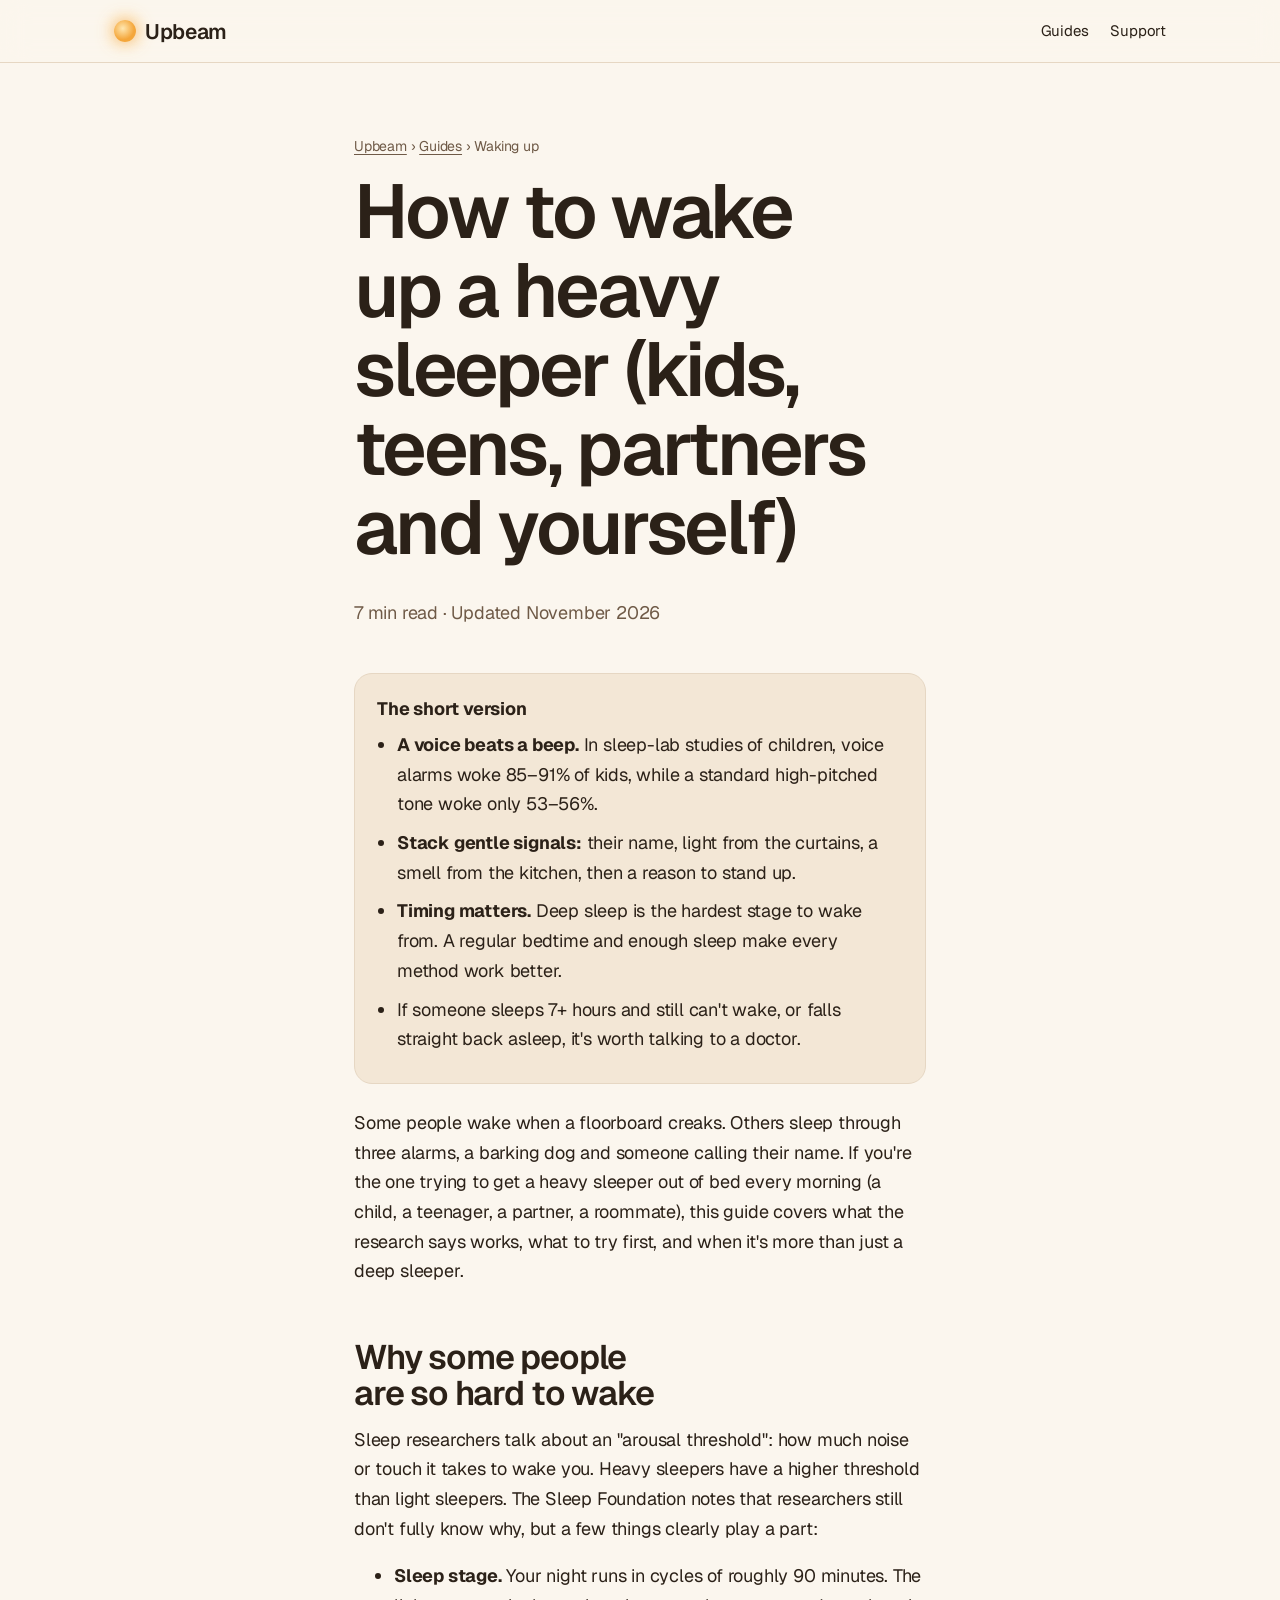
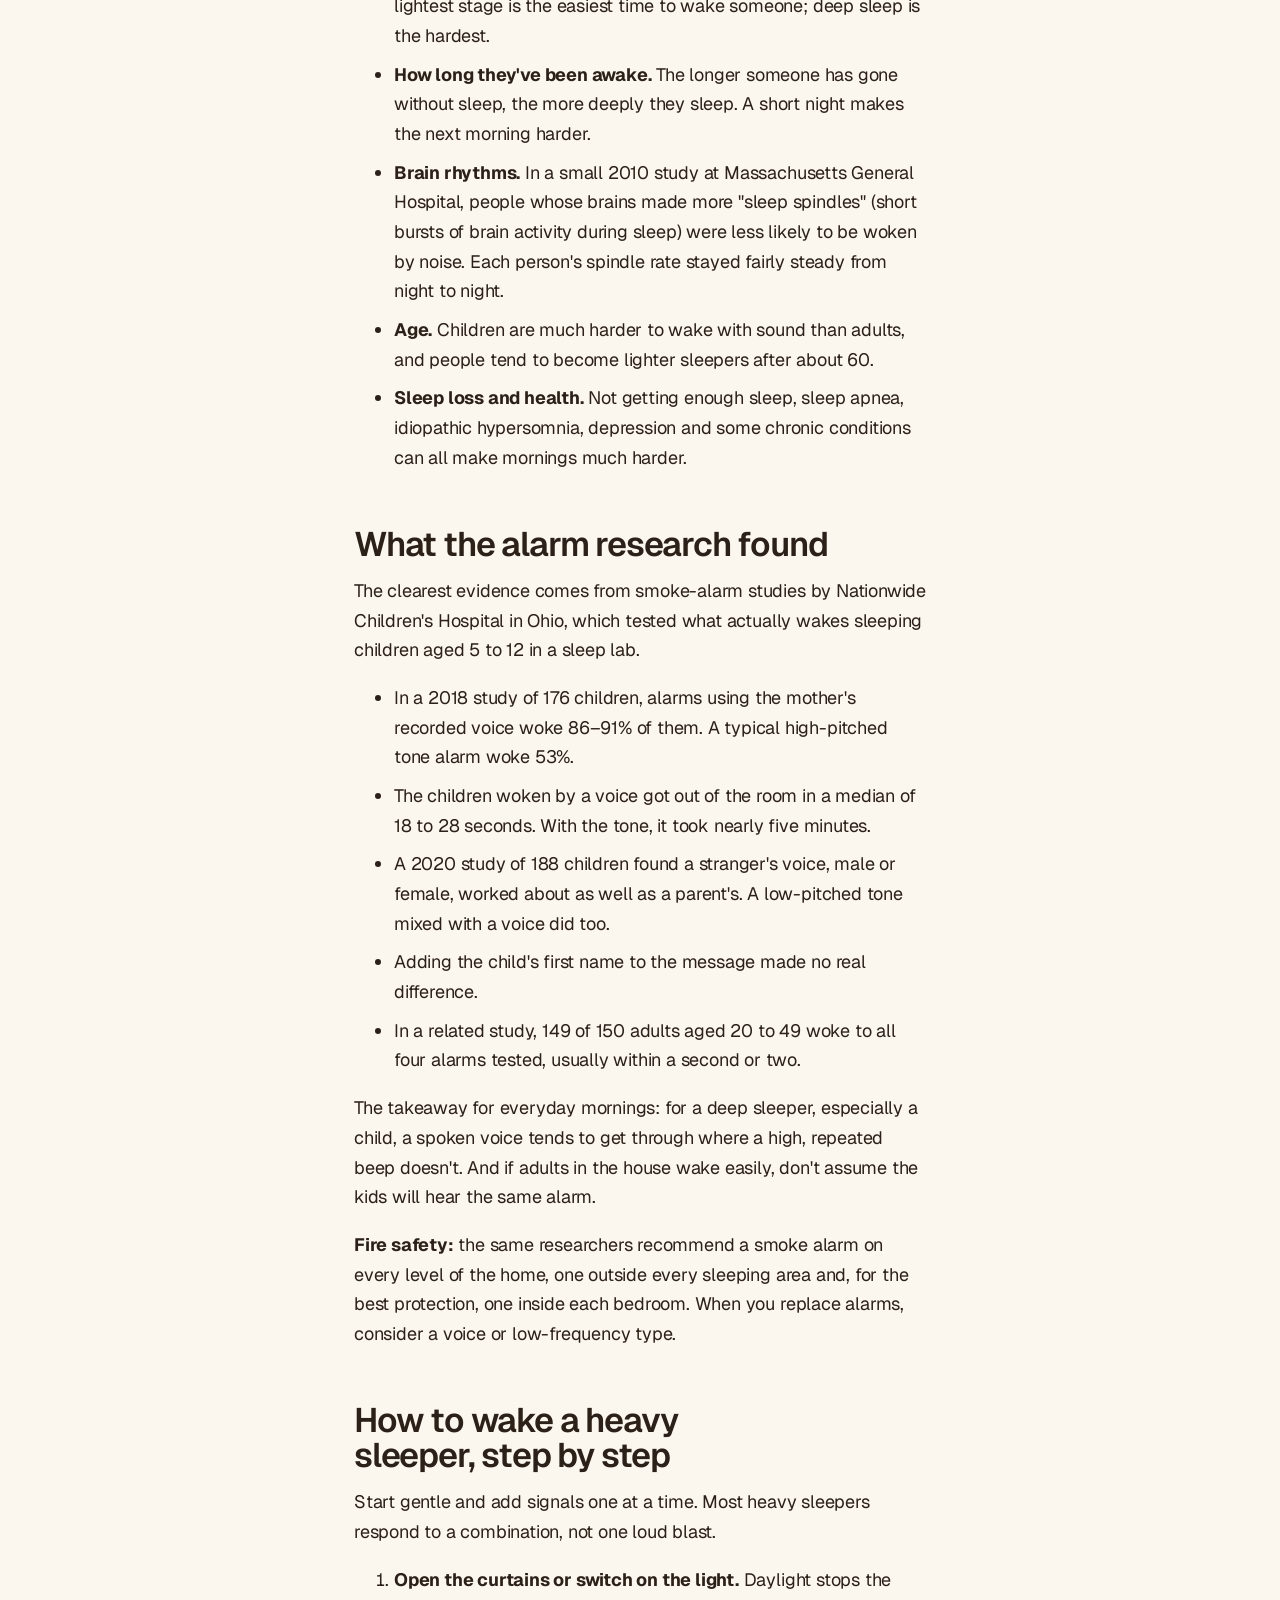
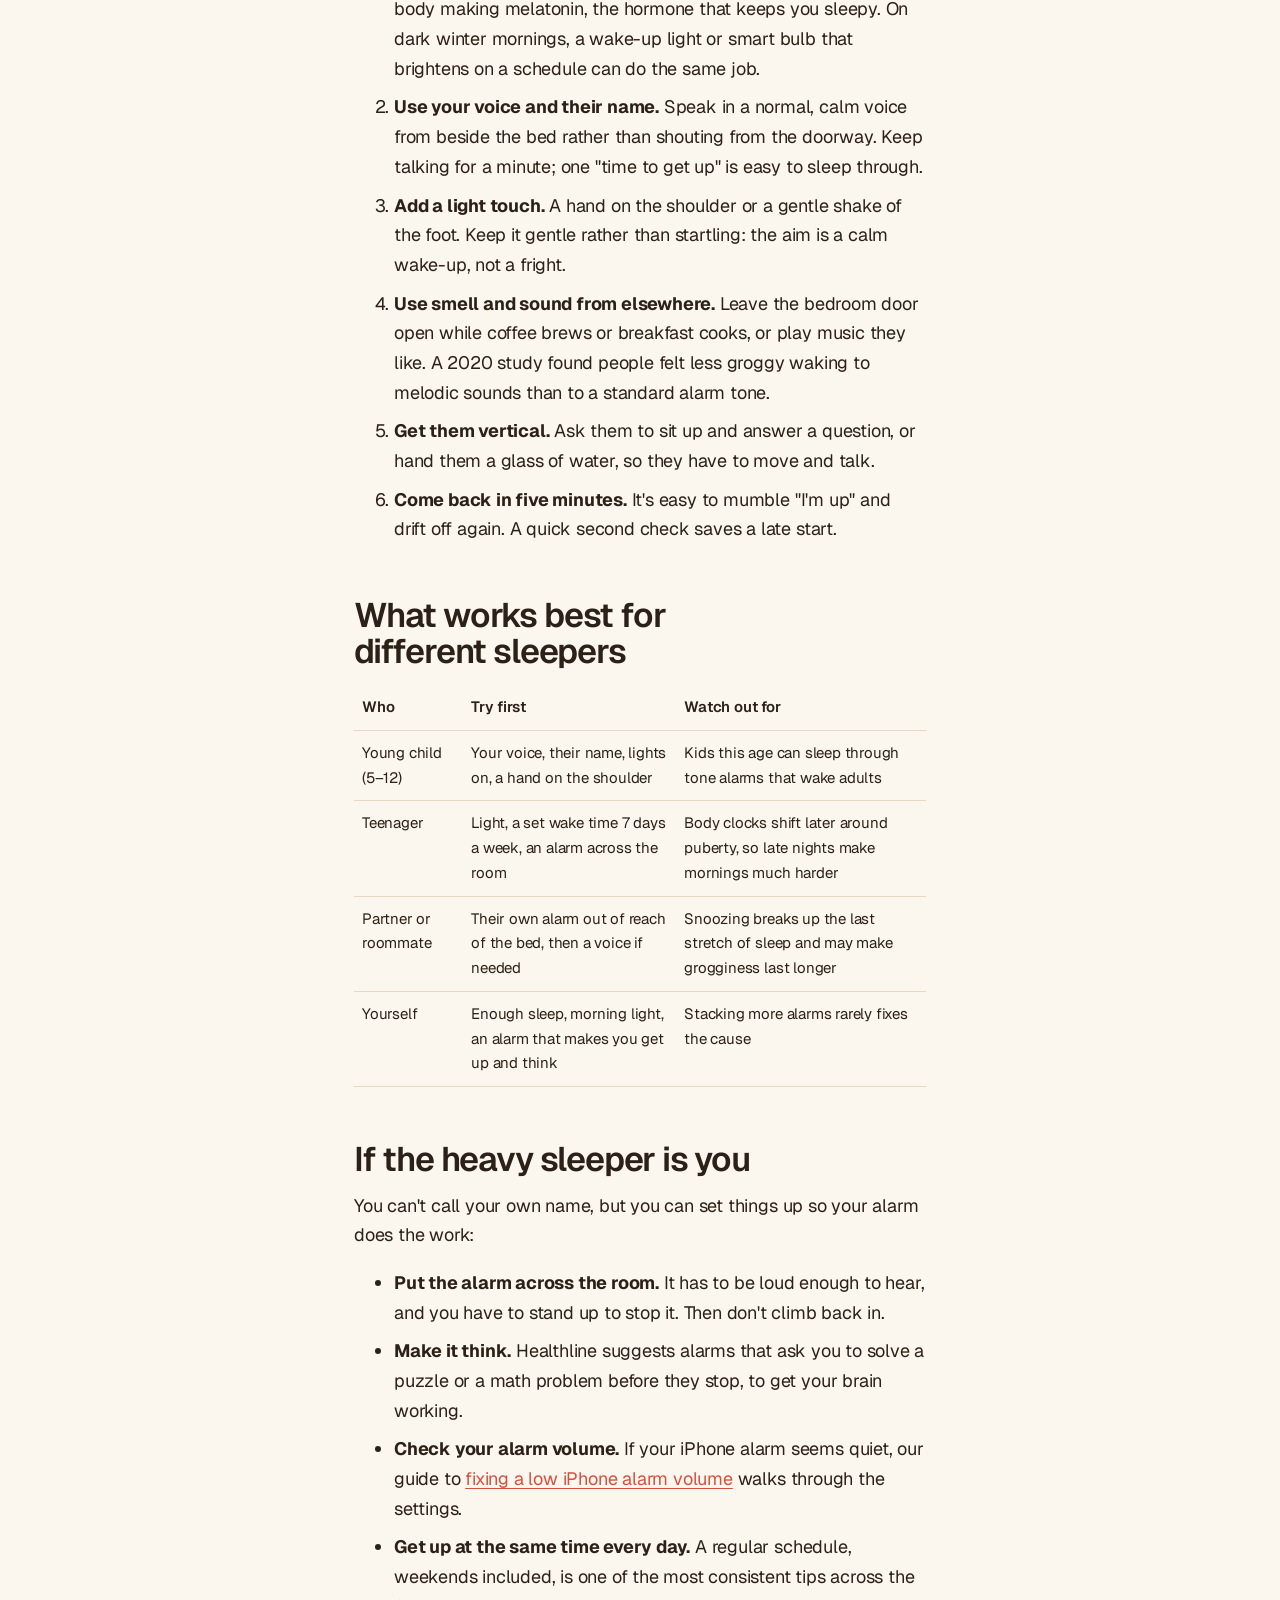
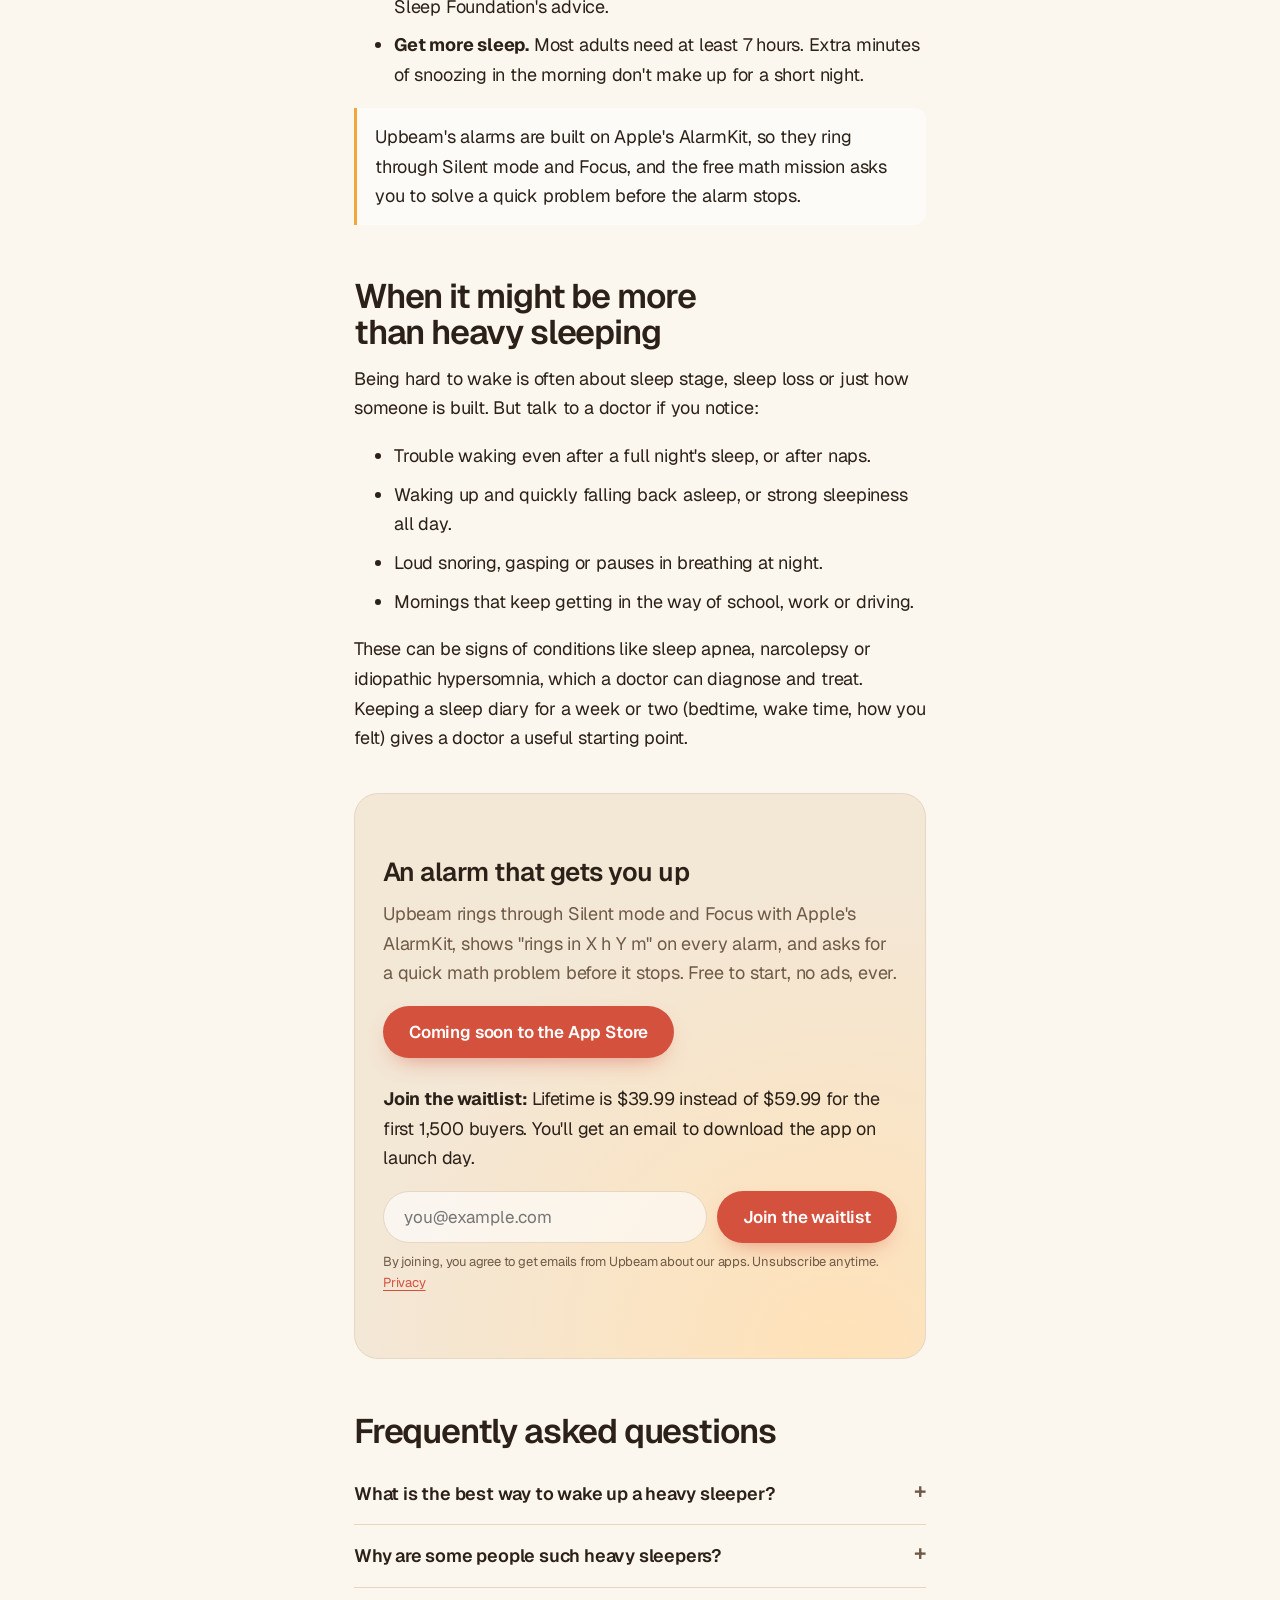
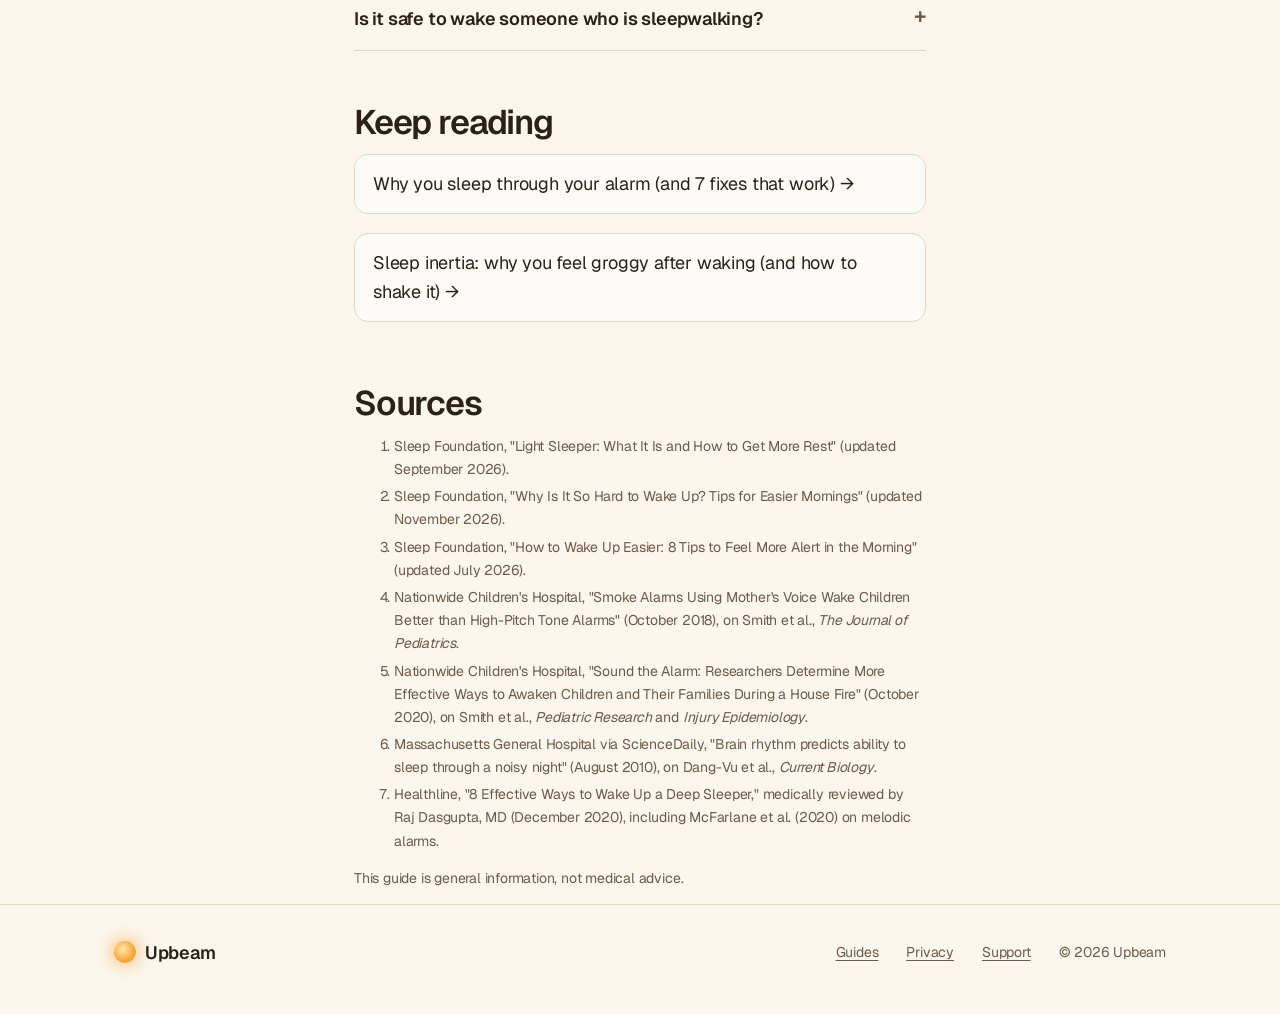
<file: guides/how-to-wake-up-a-heavy-sleeper.html>
<!DOCTYPE html>
<html lang="en">
<head>
<meta charset="utf-8">
<meta name="viewport" content="width=device-width,initial-scale=1">
<title>How to Wake Up a Heavy Sleeper (Kids, Teens, Partners and Yourself) | Upbeam</title>
<meta name="description" content="Gentle, reliable ways to wake a heavy sleeper: why voices beat beeps, using light and timing, what to try for kids and teens, and when to see a doctor.">
<link rel="canonical" href="https://getupbeam.com/guides/how-to-wake-up-a-heavy-sleeper.html">
<link rel="icon" href="../favicon.svg" type="image/svg+xml">
<link rel="preconnect" href="https://fonts.googleapis.com"><link rel="preconnect" href="https://fonts.gstatic.com" crossorigin>
<link href="https://fonts.googleapis.com/css2?family=Geist:wght@300..700&display=swap" rel="stylesheet">
<link rel="stylesheet" href="../style.css?v=20261121">
<script type="application/ld+json">{"@context":"https://schema.org","@type":"FAQPage","mainEntity":[
{"@type":"Question","name":"What is the best way to wake up a heavy sleeper?","acceptedAnswer":{"@type":"Answer","text":"Use a person's voice rather than a beeping tone, say their name, add light by opening the curtains, and give them a reason to get out of bed. Research on children found voice alarms woke far more kids than a standard high-pitched tone."}},
{"@type":"Question","name":"Why are some people such heavy sleepers?","acceptedAnswer":{"@type":"Answer","text":"Researchers don't fully know. Deep sleep makes anyone harder to wake, and sleep loss, genetics, age and some sleep disorders all play a part. People whose brains produce more sleep spindles also tend to sleep through more noise."}},
{"@type":"Question","name":"Is it safe to wake someone who is sleepwalking?","acceptedAnswer":{"@type":"Answer","text":"Healthline says the idea that waking a sleepwalker is dangerous is not true. Try gently guiding them back to bed first, without much touching. If that doesn't work, make a loud noise from a safe distance."}}
]}</script>
</head>
<body>
<nav class="top"><div class="wrap">
  <a class="logo" href="../index.html"><i></i>Upbeam</a>
  <a class="l" href="index.html">Guides</a>
  <a class="l" href="../support.html">Support</a>
</div></nav>

<article class="article">
<header>
  <div class="crumbs"><a href="../index.html">Upbeam</a> › <a href="index.html">Guides</a> › Waking up</div>
  <h1>How to wake up a heavy sleeper (kids, teens, partners and yourself)</h1>
  <p class="sub">7 min read · Updated November 2026</p>
</header>

<div class="tldr"><strong>The short version</strong>
<ul>
  <li><strong>A voice beats a beep.</strong> In sleep-lab studies of children, voice alarms woke 85–91% of kids, while a standard high-pitched tone woke only 53–56%.</li>
  <li><strong>Stack gentle signals:</strong> their name, light from the curtains, a smell from the kitchen, then a reason to stand up.</li>
  <li><strong>Timing matters.</strong> Deep sleep is the hardest stage to wake from. A regular bedtime and enough sleep make every method work better.</li>
  <li>If someone sleeps 7+ hours and still can't wake, or falls straight back asleep, it's worth talking to a doctor.</li>
</ul></div>

<p>Some people wake when a floorboard creaks. Others sleep through three alarms, a barking dog and someone calling their name. If you're the one trying to get a heavy sleeper out of bed every morning (a child, a teenager, a partner, a roommate), this guide covers what the research says works, what to try first, and when it's more than just a deep sleeper.</p>

<h2>Why some people are so hard to wake</h2>
<p>Sleep researchers talk about an "arousal threshold": how much noise or touch it takes to wake you. Heavy sleepers have a higher threshold than light sleepers. The Sleep Foundation notes that researchers still don't fully know why, but a few things clearly play a part:</p>
<ul>
  <li><strong>Sleep stage.</strong> Your night runs in cycles of roughly 90 minutes. The lightest stage is the easiest time to wake someone; deep sleep is the hardest.</li>
  <li><strong>How long they've been awake.</strong> The longer someone has gone without sleep, the more deeply they sleep. A short night makes the next morning harder.</li>
  <li><strong>Brain rhythms.</strong> In a small 2010 study at Massachusetts General Hospital, people whose brains made more "sleep spindles" (short bursts of brain activity during sleep) were less likely to be woken by noise. Each person's spindle rate stayed fairly steady from night to night.</li>
  <li><strong>Age.</strong> Children are much harder to wake with sound than adults, and people tend to become lighter sleepers after about 60.</li>
  <li><strong>Sleep loss and health.</strong> Not getting enough sleep, sleep apnea, idiopathic hypersomnia, depression and some chronic conditions can all make mornings much harder.</li>
</ul>

<h2>What the alarm research found</h2>
<p>The clearest evidence comes from smoke-alarm studies by Nationwide Children's Hospital in Ohio, which tested what actually wakes sleeping children aged 5 to 12 in a sleep lab.</p>
<ul>
  <li>In a 2018 study of 176 children, alarms using the mother's recorded voice woke 86–91% of them. A typical high-pitched tone alarm woke 53%.</li>
  <li>The children woken by a voice got out of the room in a median of 18 to 28 seconds. With the tone, it took nearly five minutes.</li>
  <li>A 2020 study of 188 children found a stranger's voice, male or female, worked about as well as a parent's. A low-pitched tone mixed with a voice did too.</li>
  <li>Adding the child's first name to the message made no real difference.</li>
  <li>In a related study, 149 of 150 adults aged 20 to 49 woke to all four alarms tested, usually within a second or two.</li>
</ul>
<p>The takeaway for everyday mornings: for a deep sleeper, especially a child, a spoken voice tends to get through where a high, repeated beep doesn't. And if adults in the house wake easily, don't assume the kids will hear the same alarm.</p>
<p><strong>Fire safety:</strong> the same researchers recommend a smoke alarm on every level of the home, one outside every sleeping area and, for the best protection, one inside each bedroom. When you replace alarms, consider a voice or low-frequency type.</p>

<h2>How to wake a heavy sleeper, step by step</h2>
<p>Start gentle and add signals one at a time. Most heavy sleepers respond to a combination, not one loud blast.</p>
<ol>
  <li><strong>Open the curtains or switch on the light.</strong> Daylight stops the body making melatonin, the hormone that keeps you sleepy. On dark winter mornings, a wake-up light or smart bulb that brightens on a schedule can do the same job.</li>
  <li><strong>Use your voice and their name.</strong> Speak in a normal, calm voice from beside the bed rather than shouting from the doorway. Keep talking for a minute; one "time to get up" is easy to sleep through.</li>
  <li><strong>Add a light touch.</strong> A hand on the shoulder or a gentle shake of the foot. Keep it gentle rather than startling: the aim is a calm wake-up, not a fright.</li>
  <li><strong>Use smell and sound from elsewhere.</strong> Leave the bedroom door open while coffee brews or breakfast cooks, or play music they like. A 2020 study found people felt less groggy waking to melodic sounds than to a standard alarm tone.</li>
  <li><strong>Get them vertical.</strong> Ask them to sit up and answer a question, or hand them a glass of water, so they have to move and talk.</li>
  <li><strong>Come back in five minutes.</strong> It's easy to mumble "I'm up" and drift off again. A quick second check saves a late start.</li>
</ol>

<h2>What works best for different sleepers</h2>
<table class="stack">
  <thead><tr><th>Who</th><th>Try first</th><th>Watch out for</th></tr></thead>
  <tbody>
    <tr><td>Young child (5–12)</td><td>Your voice, their name, lights on, a hand on the shoulder</td><td>Kids this age can sleep through tone alarms that wake adults</td></tr>
    <tr><td>Teenager</td><td>Light, a set wake time 7 days a week, an alarm across the room</td><td>Body clocks shift later around puberty, so late nights make mornings much harder</td></tr>
    <tr><td>Partner or roommate</td><td>Their own alarm out of reach of the bed, then a voice if needed</td><td>Snoozing breaks up the last stretch of sleep and may make grogginess last longer</td></tr>
    <tr><td>Yourself</td><td>Enough sleep, morning light, an alarm that makes you get up and think</td><td>Stacking more alarms rarely fixes the cause</td></tr>
  </tbody>
</table>

<h2>If the heavy sleeper is you</h2>
<p>You can't call your own name, but you can set things up so your alarm does the work:</p>
<ul>
  <li><strong>Put the alarm across the room.</strong> It has to be loud enough to hear, and you have to stand up to stop it. Then don't climb back in.</li>
  <li><strong>Make it think.</strong> Healthline suggests alarms that ask you to solve a puzzle or a math problem before they stop, to get your brain working.</li>
  <li><strong>Check your alarm volume.</strong> If your iPhone alarm seems quiet, our guide to <a href="iphone-alarm-volume-too-low.html">fixing a low iPhone alarm volume</a> walks through the settings.</li>
  <li><strong>Get up at the same time every day.</strong> A regular schedule, weekends included, is one of the most consistent tips across the Sleep Foundation's advice.</li>
  <li><strong>Get more sleep.</strong> Most adults need at least 7 hours. Extra minutes of snoozing in the morning don't make up for a short night.</li>
</ul>
<div class="note">Upbeam's alarms are built on Apple's AlarmKit, so they ring through Silent mode and Focus, and the free math mission asks you to solve a quick problem before the alarm stops.</div>

<h2>When it might be more than heavy sleeping</h2>
<p>Being hard to wake is often about sleep stage, sleep loss or just how someone is built. But talk to a doctor if you notice:</p>
<ul>
  <li>Trouble waking even after a full night's sleep, or after naps.</li>
  <li>Waking up and quickly falling back asleep, or strong sleepiness all day.</li>
  <li>Loud snoring, gasping or pauses in breathing at night.</li>
  <li>Mornings that keep getting in the way of school, work or driving.</li>
</ul>
<p>These can be signs of conditions like sleep apnea, narcolepsy or idiopathic hypersomnia, which a doctor can diagnose and treat. Keeping a sleep diary for a week or two (bedtime, wake time, how you felt) gives a doctor a useful starting point.</p>

<div class="cta">
  <h3>An alarm that gets you up</h3>
  <p class="sub">Upbeam rings through Silent mode and Focus with Apple's AlarmKit, shows "rings in X h Y m" on every alarm, and asks for a quick math problem before it stops. Free to start, no ads, ever.</p>
  <span class="btn" aria-disabled="true">Coming soon to the App Store</span>
  <p class="wl-lead"><strong>Join the waitlist:</strong> Lifetime is $39.99 instead of $59.99 for the first 1,500 buyers. You'll get an email to download the app on launch day.</p>
  <form class="waitlist" action="/api/waitlist" method="post">
    <div class="row"><input type="email" name="email" required autocomplete="email" placeholder="you@example.com" aria-label="Email address"><button class="btn" type="submit">Join the waitlist</button></div>
    <p class="small wl-fine">By joining, you agree to get emails from Upbeam about our apps. Unsubscribe anytime. <a href="../privacy.html">Privacy</a></p>
    <div class="hp" aria-hidden="true"><label>Website <input type="text" name="website" tabindex="-1" autocomplete="off"></label></div>
    <input type="hidden" name="source" value="guide-how-to-wake-up-a-heavy-sleeper">
    <p class="wl-msg" role="status" aria-live="polite"></p>
  </form>
</div>

<h2>Frequently asked questions</h2>
<details><summary>What is the best way to wake up a heavy sleeper?</summary><p>Use a voice rather than a beep, say their name, open the curtains, and give them a reason to sit up. In studies of children, voice alarms woke far more kids than a standard high-pitched tone.</p></details>
<details><summary>Why are some people such heavy sleepers?</summary><p>Researchers don't fully know. Deep sleep makes anyone harder to wake, and sleep loss, genetics, age and some sleep disorders all play a part. People whose brains make more sleep spindles also tend to sleep through more noise.</p></details>
<details><summary>Is it safe to wake someone who is sleepwalking?</summary><p>Healthline says the idea that it's dangerous is not true. Gently guide them back to bed first, without much touching. If that doesn't work, make a loud noise from a safe distance.</p></details>

<h2>Keep reading</h2>
<ul class="related">
  <li><a href="why-you-sleep-through-your-alarm.html">Why you sleep through your alarm (and 7 fixes that work) →</a></li>
  <li><a href="sleep-inertia.html">Sleep inertia: why you feel groggy after waking (and how to shake it) →</a></li>
</ul>

<h2>Sources</h2>
<ol class="sources">
  <li>Sleep Foundation, "Light Sleeper: What It Is and How to Get More Rest" (updated September 2026).</li>
  <li>Sleep Foundation, "Why Is It So Hard to Wake Up? Tips for Easier Mornings" (updated November 2026).</li>
  <li>Sleep Foundation, "How to Wake Up Easier: 8 Tips to Feel More Alert in the Morning" (updated July 2026).</li>
  <li>Nationwide Children's Hospital, "Smoke Alarms Using Mother's Voice Wake Children Better than High-Pitch Tone Alarms" (October 2018), on Smith et al., <em>The Journal of Pediatrics</em>.</li>
  <li>Nationwide Children's Hospital, "Sound the Alarm: Researchers Determine More Effective Ways to Awaken Children and Their Families During a House Fire" (October 2020), on Smith et al., <em>Pediatric Research</em> and <em>Injury Epidemiology</em>.</li>
  <li>Massachusetts General Hospital via ScienceDaily, "Brain rhythm predicts ability to sleep through a noisy night" (August 2010), on Dang-Vu et al., <em>Current Biology</em>.</li>
  <li>Healthline, "8 Effective Ways to Wake Up a Deep Sleeper," medically reviewed by Raj Dasgupta, MD (December 2020), including McFarlane et al. (2020) on melodic alarms.</li>
</ol>
<p class="small">This guide is general information, not medical advice.</p>
</article>

<footer><div class="wrap">
  <a class="logo" href="../index.html"><i></i>Upbeam</a>
  <a href="index.html">Guides</a><a href="../privacy.html">Privacy</a><a href="../support.html">Support</a>
  <span>© 2026 Upbeam</span>
</div></footer>
<script>{for(const c of document.querySelectorAll('.stack td')){let i=0,p=c;while(p=p.previousElementSibling)i+=p.colSpan;c.dataset.l=c.closest('table').rows[0].cells[i]?.textContent||''}}</script>
<script src="../waitlist.js?v=20261121" defer></script>
</body>
</html>
</file>
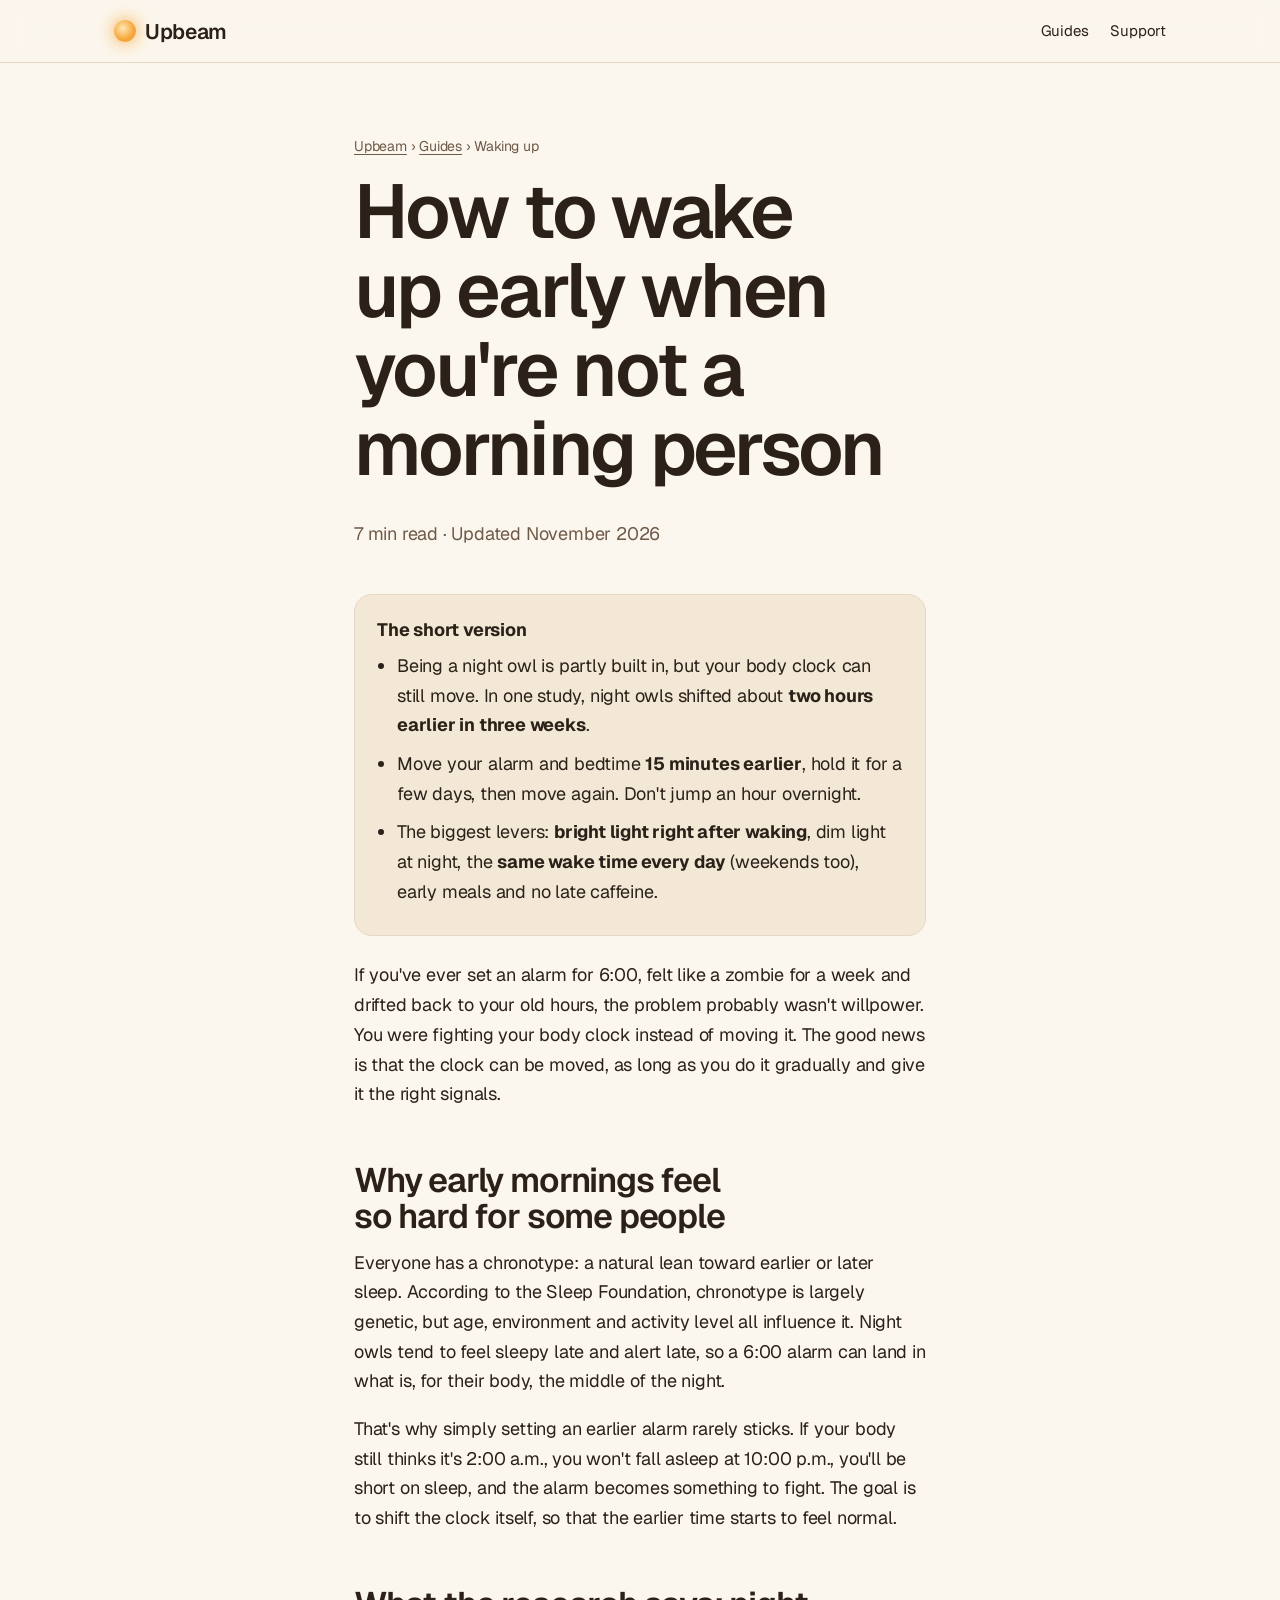
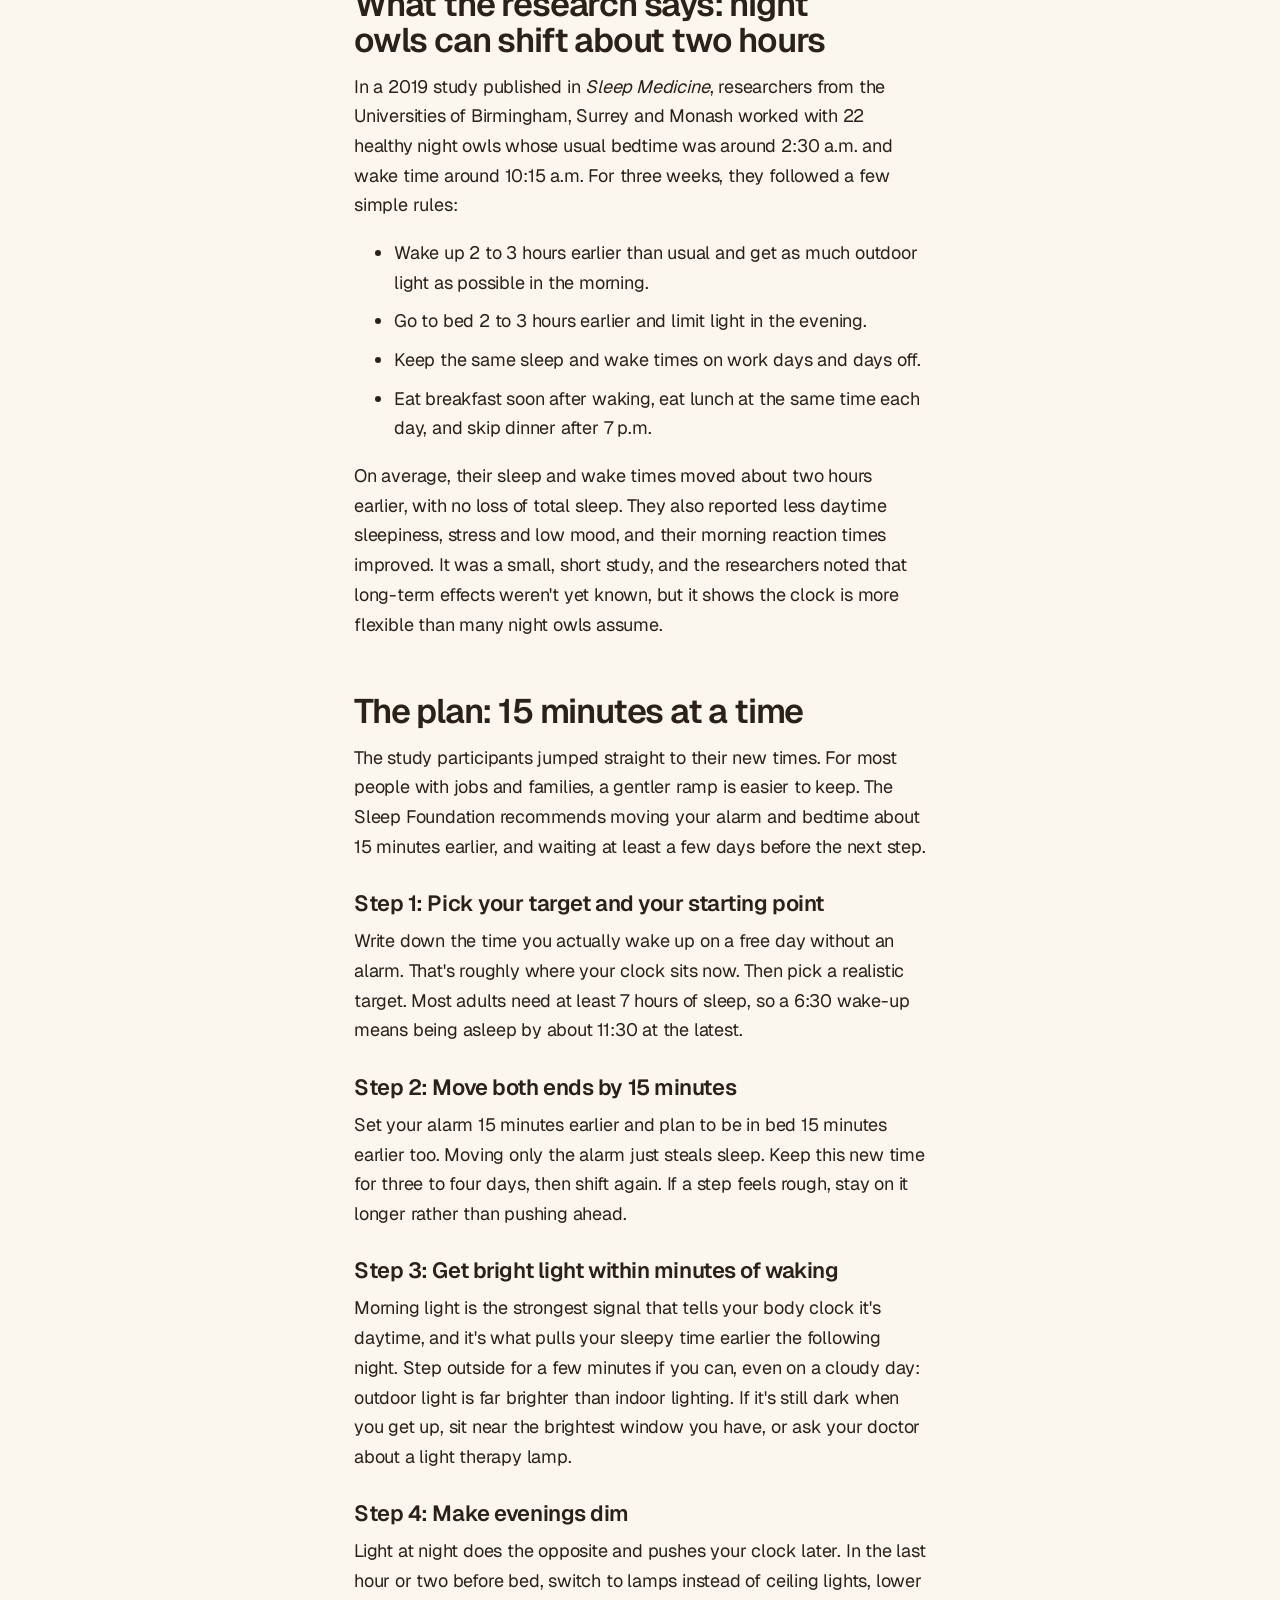
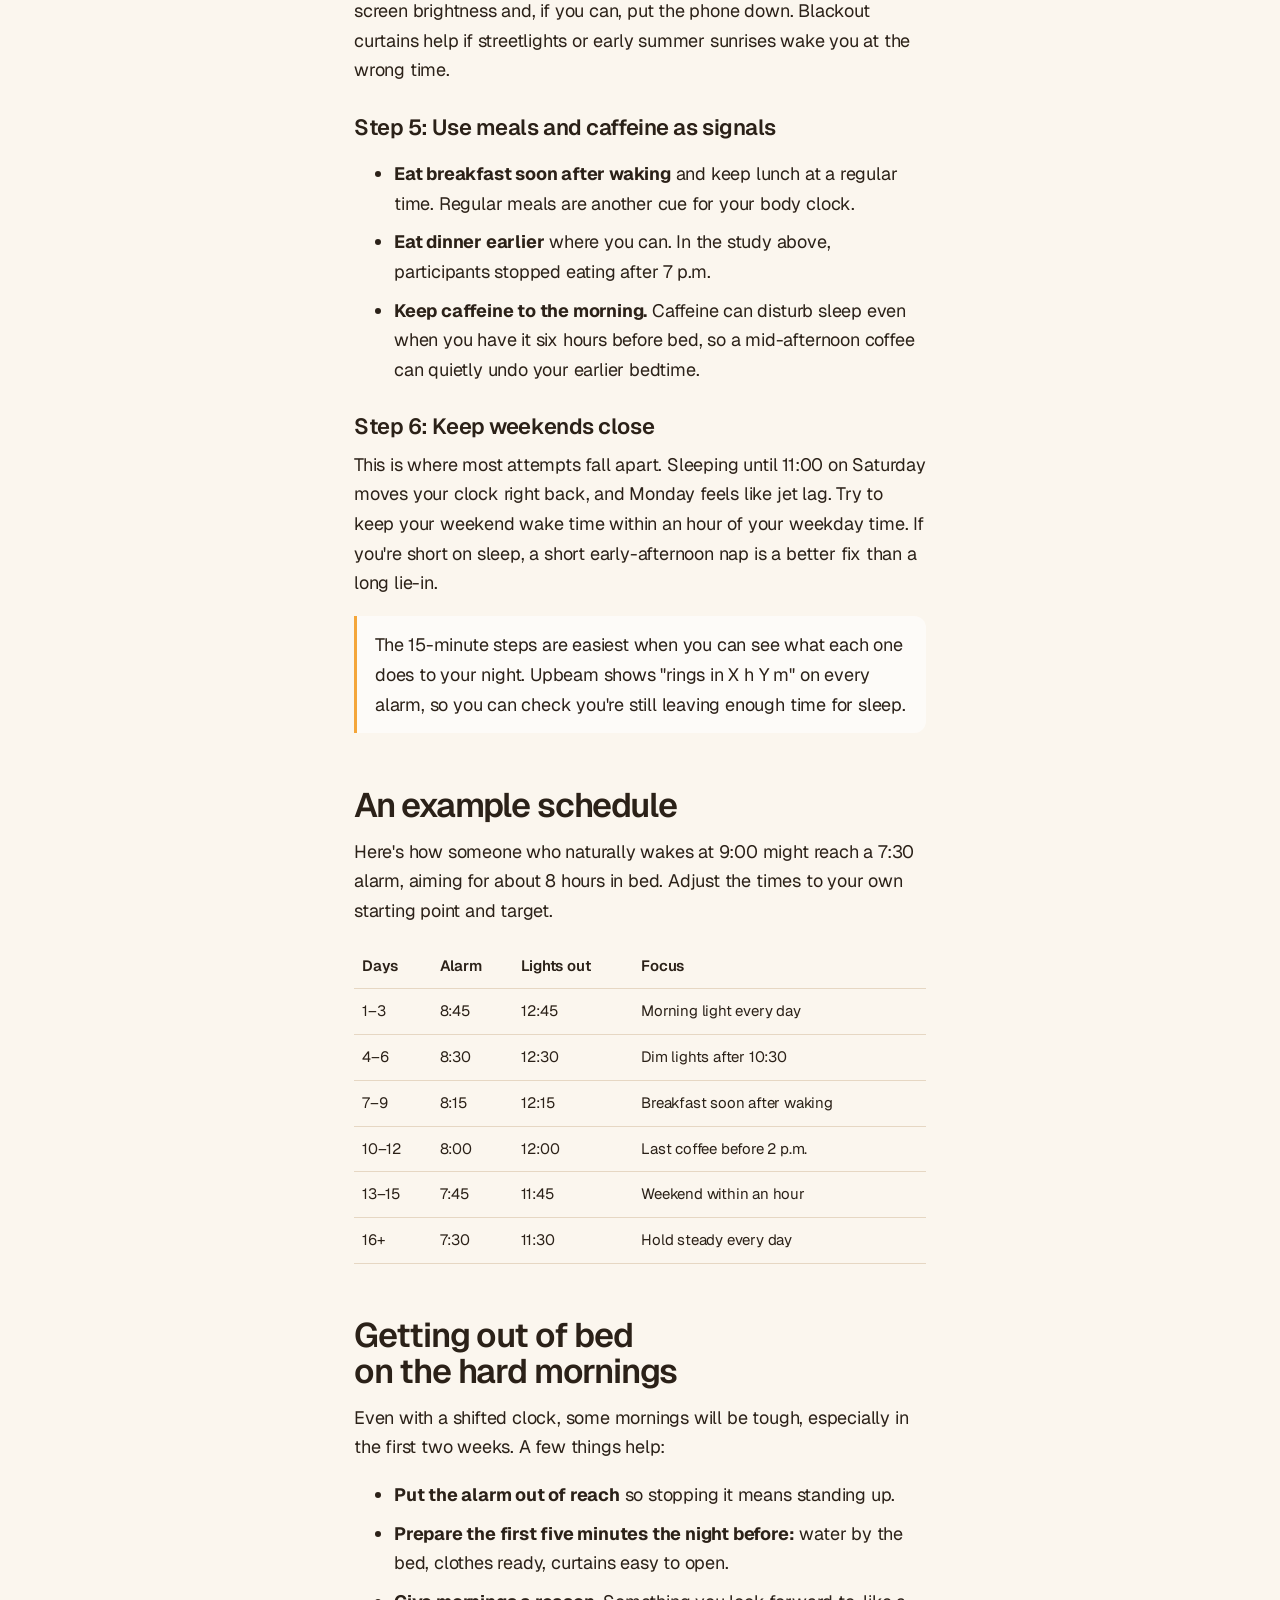
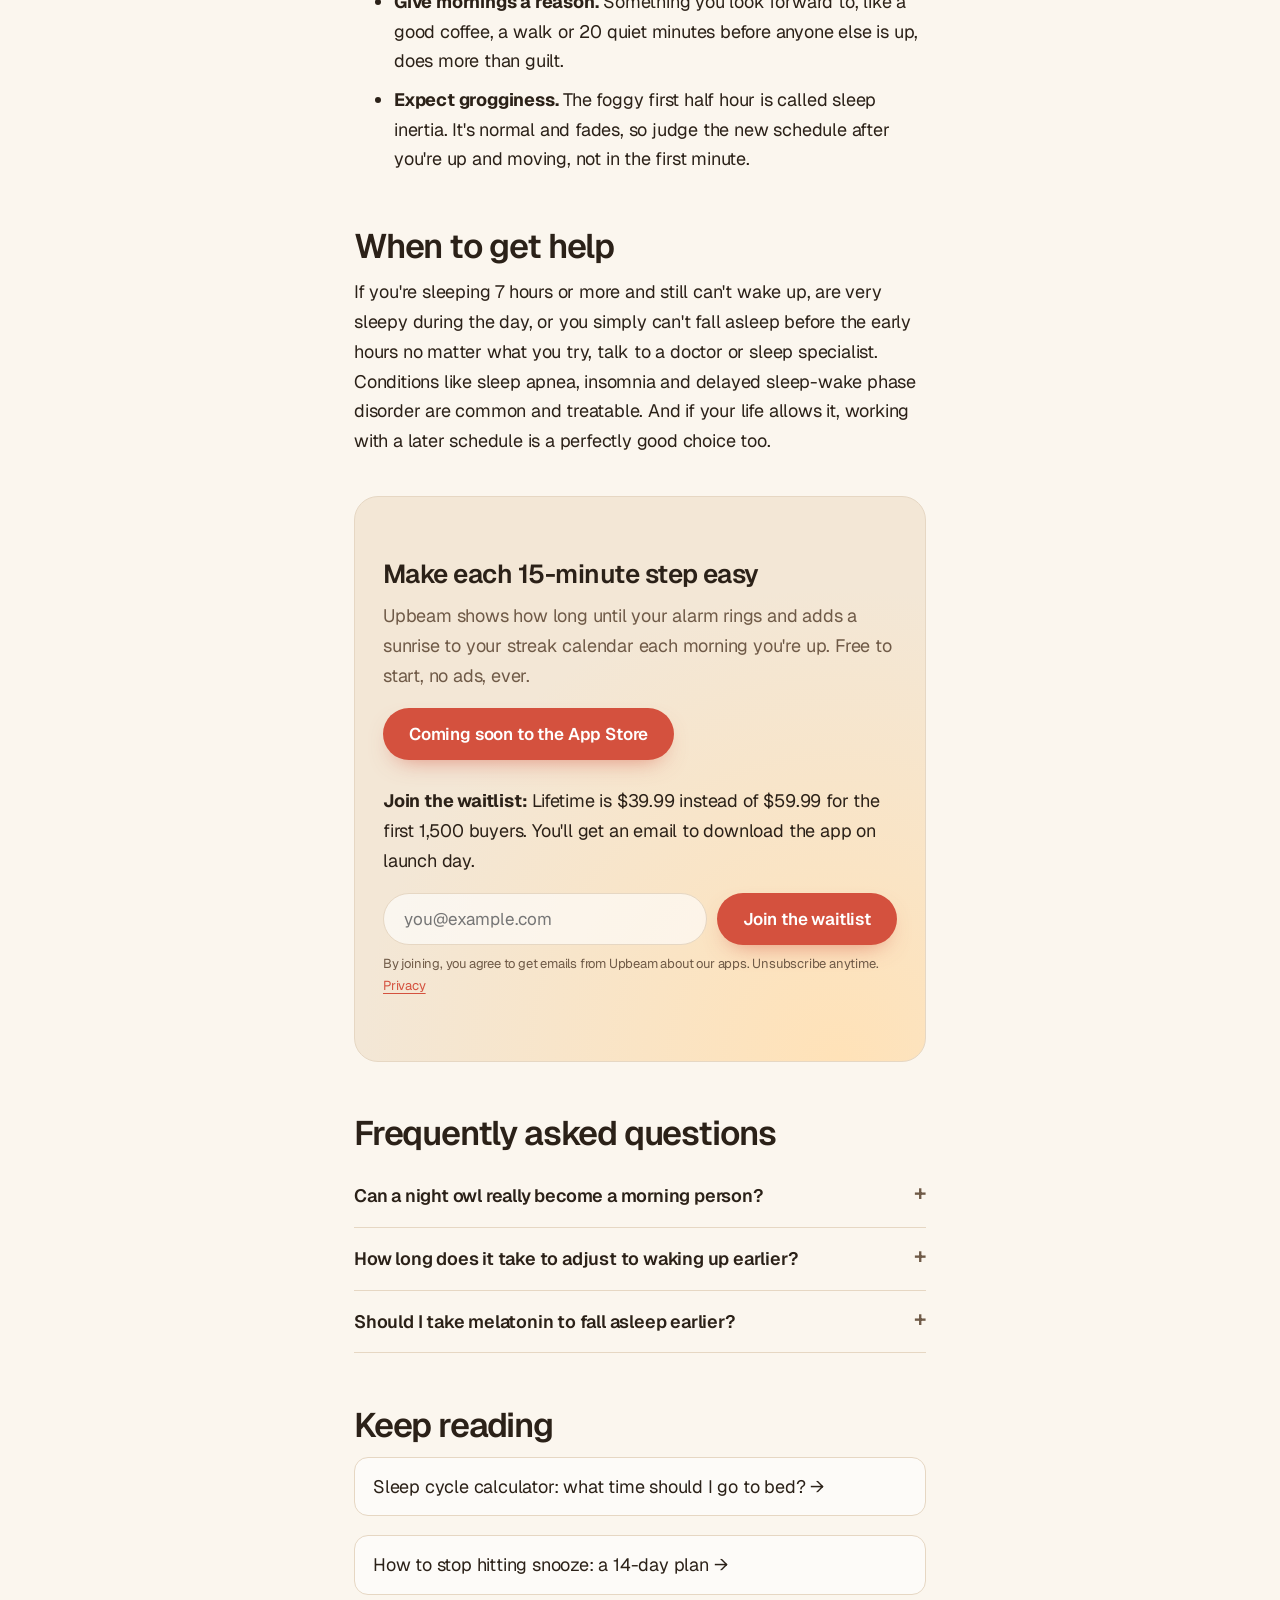
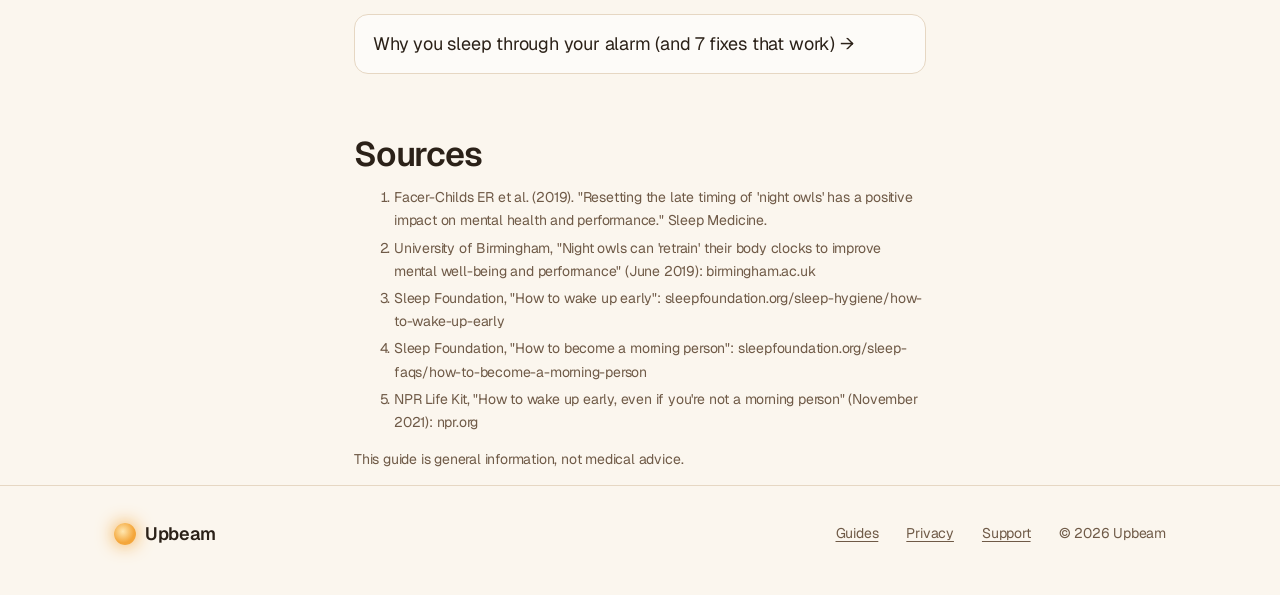
<file: guides/how-to-wake-up-early.html>
<!DOCTYPE html>
<html lang="en">
<head>
<meta charset="utf-8">
<meta name="viewport" content="width=device-width,initial-scale=1">
<title>How to Wake Up Early When You're Not a Morning Person | Upbeam</title>
<meta name="description" content="Night owl who needs earlier mornings? A gradual, research-backed plan: shift 15 minutes at a time, use morning light, time meals and caffeine, and keep weekends steady.">
<link rel="canonical" href="https://getupbeam.com/guides/how-to-wake-up-early.html">
<link rel="icon" href="../favicon.svg" type="image/svg+xml">
<link rel="preconnect" href="https://fonts.googleapis.com"><link rel="preconnect" href="https://fonts.gstatic.com" crossorigin>
<link href="https://fonts.googleapis.com/css2?family=Geist:wght@300..700&display=swap" rel="stylesheet">
<link rel="stylesheet" href="../style.css?v=20261121">
<script type="application/ld+json">{"@context":"https://schema.org","@type":"FAQPage","mainEntity":[
{"@type":"Question","name":"Can a night owl become a morning person?","acceptedAnswer":{"@type":"Answer","text":"Partly. Chronotype is largely genetic, but a 2019 study in Sleep Medicine found night owls moved their sleep and wake times about two hours earlier in three weeks using morning light, fixed sleep times and regular meal times, without losing sleep."}},
{"@type":"Question","name":"How fast can I start waking up earlier?","acceptedAnswer":{"@type":"Answer","text":"Shift your alarm and bedtime about 15 minutes earlier, hold each step for a few days, then move again. Moving a full hour or two overnight usually just causes sleep debt."}},
{"@type":"Question","name":"Should I go to bed earlier or wake up earlier first?","acceptedAnswer":{"@type":"Answer","text":"Lead with the wake time and morning light, and move bedtime by the same amount. A fixed, earlier wake time plus bright morning light is what moves your body clock; going to bed early before your clock has shifted often means lying awake."}}
]}</script>
</head>
<body>
<nav class="top"><div class="wrap">
  <a class="logo" href="../index.html"><i></i>Upbeam</a>
  <a class="l" href="index.html">Guides</a>
  <a class="l" href="../support.html">Support</a>
</div></nav>

<article class="article">
<header>
  <div class="crumbs"><a href="../index.html">Upbeam</a> › <a href="index.html">Guides</a> › Waking up</div>
  <h1>How to wake up early when you're not a morning person</h1>
  <p class="sub">7 min read · Updated November 2026</p>
</header>

<div class="tldr"><strong>The short version</strong>
<ul>
  <li>Being a night owl is partly built in, but your body clock can still move. In one study, night owls shifted about <strong>two hours earlier in three weeks</strong>.</li>
  <li>Move your alarm and bedtime <strong>15 minutes earlier</strong>, hold it for a few days, then move again. Don't jump an hour overnight.</li>
  <li>The biggest levers: <strong>bright light right after waking</strong>, dim light at night, the <strong>same wake time every day</strong> (weekends too), early meals and no late caffeine.</li>
</ul></div>

<p>If you've ever set an alarm for 6:00, felt like a zombie for a week and drifted back to your old hours, the problem probably wasn't willpower. You were fighting your body clock instead of moving it. The good news is that the clock can be moved, as long as you do it gradually and give it the right signals.</p>

<h2>Why early mornings feel so hard for some people</h2>
<p>Everyone has a chronotype: a natural lean toward earlier or later sleep. According to the Sleep Foundation, chronotype is largely genetic, but age, environment and activity level all influence it. Night owls tend to feel sleepy late and alert late, so a 6:00 alarm can land in what is, for their body, the middle of the night.</p>
<p>That's why simply setting an earlier alarm rarely sticks. If your body still thinks it's 2:00 a.m., you won't fall asleep at 10:00 p.m., you'll be short on sleep, and the alarm becomes something to fight. The goal is to shift the clock itself, so that the earlier time starts to feel normal.</p>

<h2>What the research says: night owls can shift about two hours</h2>
<p>In a 2019 study published in <em>Sleep Medicine</em>, researchers from the Universities of Birmingham, Surrey and Monash worked with 22 healthy night owls whose usual bedtime was around 2:30 a.m. and wake time around 10:15 a.m. For three weeks, they followed a few simple rules:</p>
<ul>
  <li>Wake up 2 to 3 hours earlier than usual and get as much outdoor light as possible in the morning.</li>
  <li>Go to bed 2 to 3 hours earlier and limit light in the evening.</li>
  <li>Keep the same sleep and wake times on work days and days off.</li>
  <li>Eat breakfast soon after waking, eat lunch at the same time each day, and skip dinner after 7 p.m.</li>
</ul>
<p>On average, their sleep and wake times moved about two hours earlier, with no loss of total sleep. They also reported less daytime sleepiness, stress and low mood, and their morning reaction times improved. It was a small, short study, and the researchers noted that long-term effects weren't yet known, but it shows the clock is more flexible than many night owls assume.</p>

<h2>The plan: 15 minutes at a time</h2>
<p>The study participants jumped straight to their new times. For most people with jobs and families, a gentler ramp is easier to keep. The Sleep Foundation recommends moving your alarm and bedtime about 15 minutes earlier, and waiting at least a few days before the next step.</p>

<h3>Step 1: Pick your target and your starting point</h3>
<p>Write down the time you actually wake up on a free day without an alarm. That's roughly where your clock sits now. Then pick a realistic target. Most adults need at least 7 hours of sleep, so a 6:30 wake-up means being asleep by about 11:30 at the latest.</p>

<h3>Step 2: Move both ends by 15 minutes</h3>
<p>Set your alarm 15 minutes earlier and plan to be in bed 15 minutes earlier too. Moving only the alarm just steals sleep. Keep this new time for three to four days, then shift again. If a step feels rough, stay on it longer rather than pushing ahead.</p>

<h3>Step 3: Get bright light within minutes of waking</h3>
<p>Morning light is the strongest signal that tells your body clock it's daytime, and it's what pulls your sleepy time earlier the following night. Step outside for a few minutes if you can, even on a cloudy day: outdoor light is far brighter than indoor lighting. If it's still dark when you get up, sit near the brightest window you have, or ask your doctor about a light therapy lamp.</p>

<h3>Step 4: Make evenings dim</h3>
<p>Light at night does the opposite and pushes your clock later. In the last hour or two before bed, switch to lamps instead of ceiling lights, lower screen brightness and, if you can, put the phone down. Blackout curtains help if streetlights or early summer sunrises wake you at the wrong time.</p>

<h3>Step 5: Use meals and caffeine as signals</h3>
<ul>
  <li><strong>Eat breakfast soon after waking</strong> and keep lunch at a regular time. Regular meals are another cue for your body clock.</li>
  <li><strong>Eat dinner earlier</strong> where you can. In the study above, participants stopped eating after 7 p.m.</li>
  <li><strong>Keep caffeine to the morning.</strong> Caffeine can disturb sleep even when you have it six hours before bed, so a mid-afternoon coffee can quietly undo your earlier bedtime.</li>
</ul>

<h3>Step 6: Keep weekends close</h3>
<p>This is where most attempts fall apart. Sleeping until 11:00 on Saturday moves your clock right back, and Monday feels like jet lag. Try to keep your weekend wake time within an hour of your weekday time. If you're short on sleep, a short early-afternoon nap is a better fix than a long lie-in.</p>

<div class="note">The 15-minute steps are easiest when you can see what each one does to your night. Upbeam shows "rings in X h Y m" on every alarm, so you can check you're still leaving enough time for sleep.</div>

<h2>An example schedule</h2>
<p>Here's how someone who naturally wakes at 9:00 might reach a 7:30 alarm, aiming for about 8 hours in bed. Adjust the times to your own starting point and target.</p>
<table class="stack">
  <thead><tr><th>Days</th><th>Alarm</th><th>Lights out</th><th>Focus</th></tr></thead>
  <tbody>
    <tr><td>1–3</td><td>8:45</td><td>12:45</td><td>Morning light every day</td></tr>
    <tr><td>4–6</td><td>8:30</td><td>12:30</td><td>Dim lights after 10:30</td></tr>
    <tr><td>7–9</td><td>8:15</td><td>12:15</td><td>Breakfast soon after waking</td></tr>
    <tr><td>10–12</td><td>8:00</td><td>12:00</td><td>Last coffee before 2 p.m.</td></tr>
    <tr><td>13–15</td><td>7:45</td><td>11:45</td><td>Weekend within an hour</td></tr>
    <tr><td>16+</td><td>7:30</td><td>11:30</td><td>Hold steady every day</td></tr>
  </tbody>
</table>

<h2>Getting out of bed on the hard mornings</h2>
<p>Even with a shifted clock, some mornings will be tough, especially in the first two weeks. A few things help:</p>
<ul>
  <li><strong>Put the alarm out of reach</strong> so stopping it means standing up.</li>
  <li><strong>Prepare the first five minutes the night before:</strong> water by the bed, clothes ready, curtains easy to open.</li>
  <li><strong>Give mornings a reason.</strong> Something you look forward to, like a good coffee, a walk or 20 quiet minutes before anyone else is up, does more than guilt.</li>
  <li><strong>Expect grogginess.</strong> The foggy first half hour is called sleep inertia. It's normal and fades, so judge the new schedule after you're up and moving, not in the first minute.</li>
</ul>

<h2>When to get help</h2>
<p>If you're sleeping 7 hours or more and still can't wake up, are very sleepy during the day, or you simply can't fall asleep before the early hours no matter what you try, talk to a doctor or sleep specialist. Conditions like sleep apnea, insomnia and delayed sleep-wake phase disorder are common and treatable. And if your life allows it, working with a later schedule is a perfectly good choice too.</p>

<div class="cta">
  <h3>Make each 15-minute step easy</h3>
  <p class="sub">Upbeam shows how long until your alarm rings and adds a sunrise to your streak calendar each morning you're up. Free to start, no ads, ever.</p>
  <span class="btn" aria-disabled="true">Coming soon to the App Store</span>
  <p class="wl-lead"><strong>Join the waitlist:</strong> Lifetime is $39.99 instead of $59.99 for the first 1,500 buyers. You'll get an email to download the app on launch day.</p>
  <form class="waitlist" action="/api/waitlist" method="post">
    <div class="row"><input type="email" name="email" required autocomplete="email" placeholder="you@example.com" aria-label="Email address"><button class="btn" type="submit">Join the waitlist</button></div>
    <p class="small wl-fine">By joining, you agree to get emails from Upbeam about our apps. Unsubscribe anytime. <a href="../privacy.html">Privacy</a></p>
    <div class="hp" aria-hidden="true"><label>Website <input type="text" name="website" tabindex="-1" autocomplete="off"></label></div>
    <input type="hidden" name="source" value="guide-how-to-wake-up-early">
    <p class="wl-msg" role="status" aria-live="polite"></p>
  </form>
</div>

<h2>Frequently asked questions</h2>
<details><summary>Can a night owl really become a morning person?</summary><p>Partly. You probably won't turn into someone who loves 5:00 a.m., because chronotype is largely genetic. But studies show night owls can move their sleep and wake times about two hours earlier with light, consistent timing and regular meals, and feel better for it.</p></details>
<details><summary>How long does it take to adjust to waking up earlier?</summary><p>At 15 minutes every three or four days, moving 90 minutes takes about three weeks. The 2019 study saw a two-hour shift in three weeks with a stricter routine. Consistency matters more than speed.</p></details>
<details><summary>Should I take melatonin to fall asleep earlier?</summary><p>Some sleep doctors suggest a small dose a few hours before bedtime to help shift the clock earlier, but timing and dose matter, and it isn't right for everyone. Ask a doctor or pharmacist before trying it, and start with light and schedule changes first.</p></details>

<h2>Keep reading</h2>
<ul class="related">
  <li><a href="sleep-cycle-calculator.html">Sleep cycle calculator: what time should I go to bed? →</a></li>
  <li><a href="how-to-stop-hitting-snooze.html">How to stop hitting snooze: a 14-day plan →</a></li>
  <li><a href="why-you-sleep-through-your-alarm.html">Why you sleep through your alarm (and 7 fixes that work) →</a></li>
</ul>

<h2>Sources</h2>
<ol class="sources">
  <li>Facer-Childs ER et al. (2019). "Resetting the late timing of 'night owls' has a positive impact on mental health and performance." Sleep Medicine.</li>
  <li>University of Birmingham, "Night owls can 'retrain' their body clocks to improve mental well-being and performance" (June 2019): birmingham.ac.uk</li>
  <li>Sleep Foundation, "How to wake up early": sleepfoundation.org/sleep-hygiene/how-to-wake-up-early</li>
  <li>Sleep Foundation, "How to become a morning person": sleepfoundation.org/sleep-faqs/how-to-become-a-morning-person</li>
  <li>NPR Life Kit, "How to wake up early, even if you're not a morning person" (November 2021): npr.org</li>
</ol>
<p class="small">This guide is general information, not medical advice.</p>
</article>

<footer><div class="wrap">
  <a class="logo" href="../index.html"><i></i>Upbeam</a>
  <a href="index.html">Guides</a><a href="../privacy.html">Privacy</a><a href="../support.html">Support</a>
  <span>© 2026 Upbeam</span>
</div></footer>
<script>{for(const c of document.querySelectorAll('.stack td')){let i=0,p=c;while(p=p.previousElementSibling)i+=p.colSpan;c.dataset.l=c.closest('table').rows[0].cells[i]?.textContent||''}}</script>
<script src="../waitlist.js?v=20261121" defer></script>
</body>
</html>
</file>
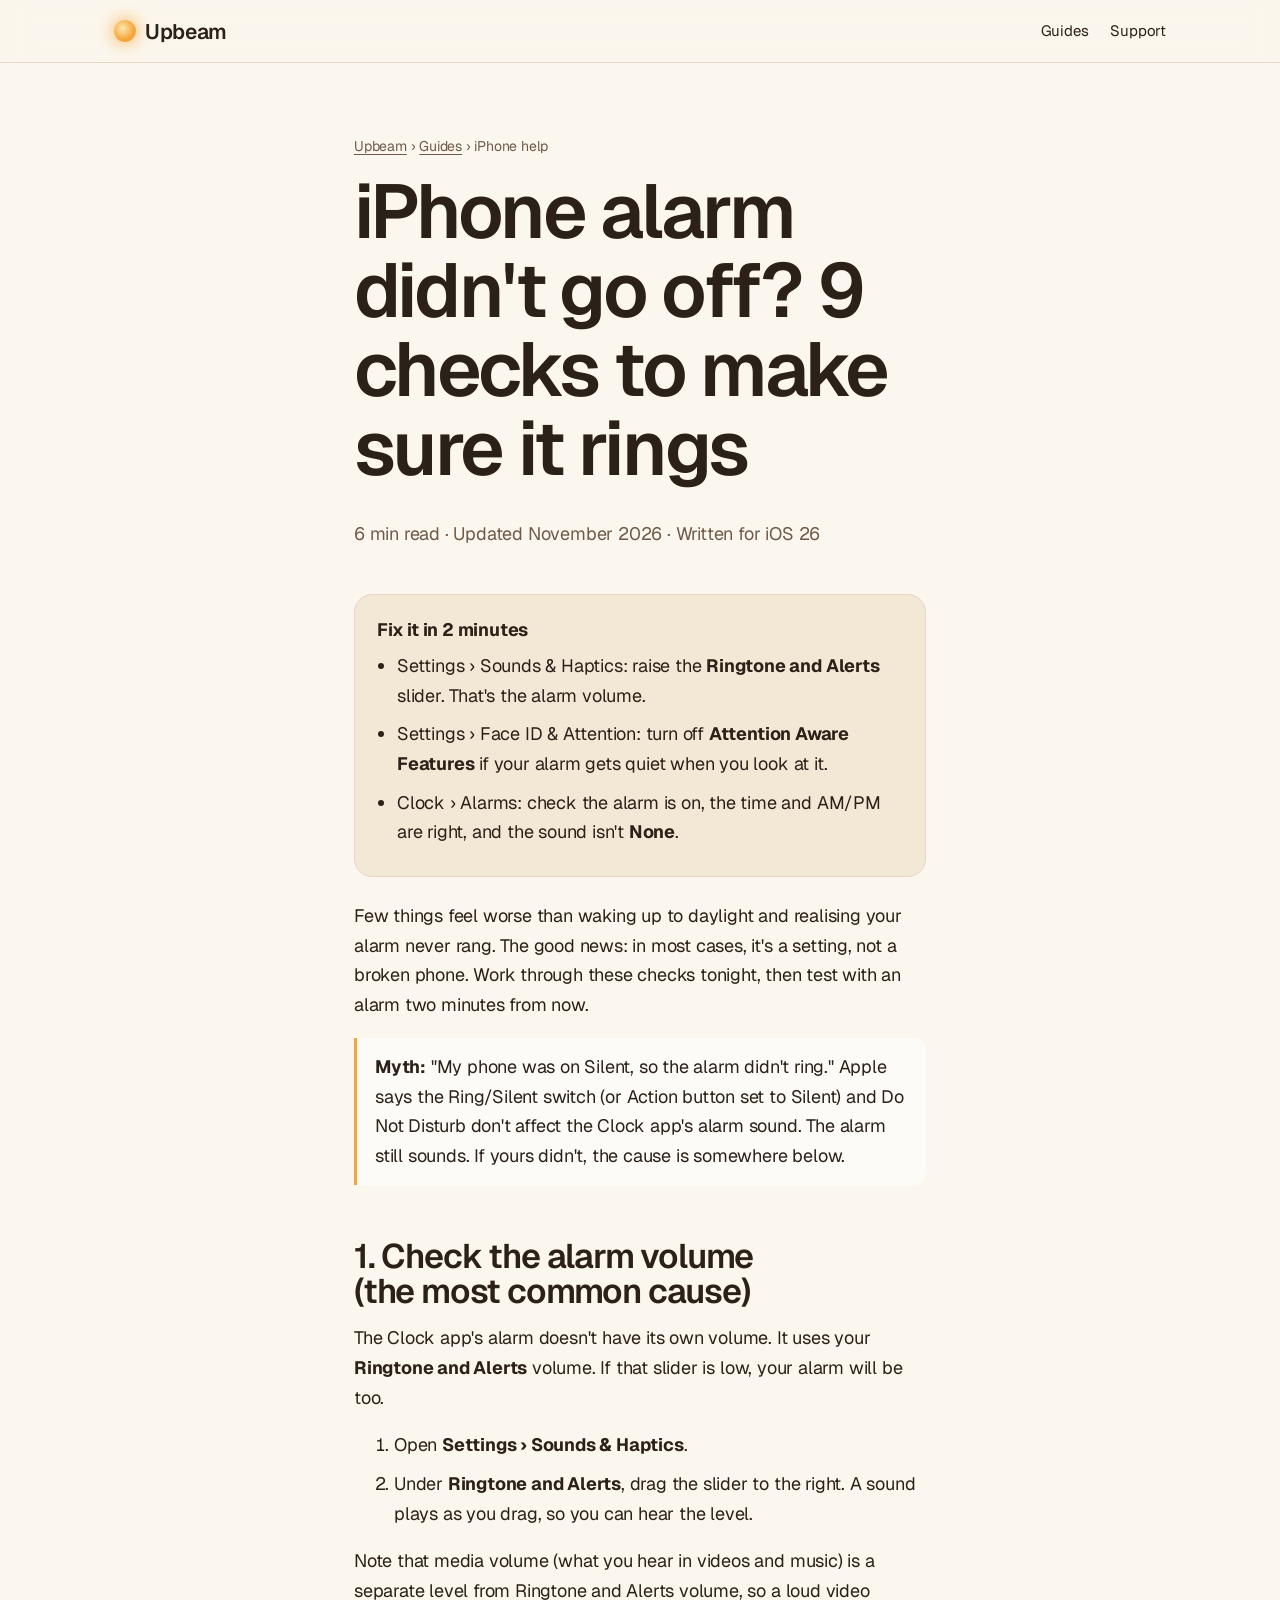
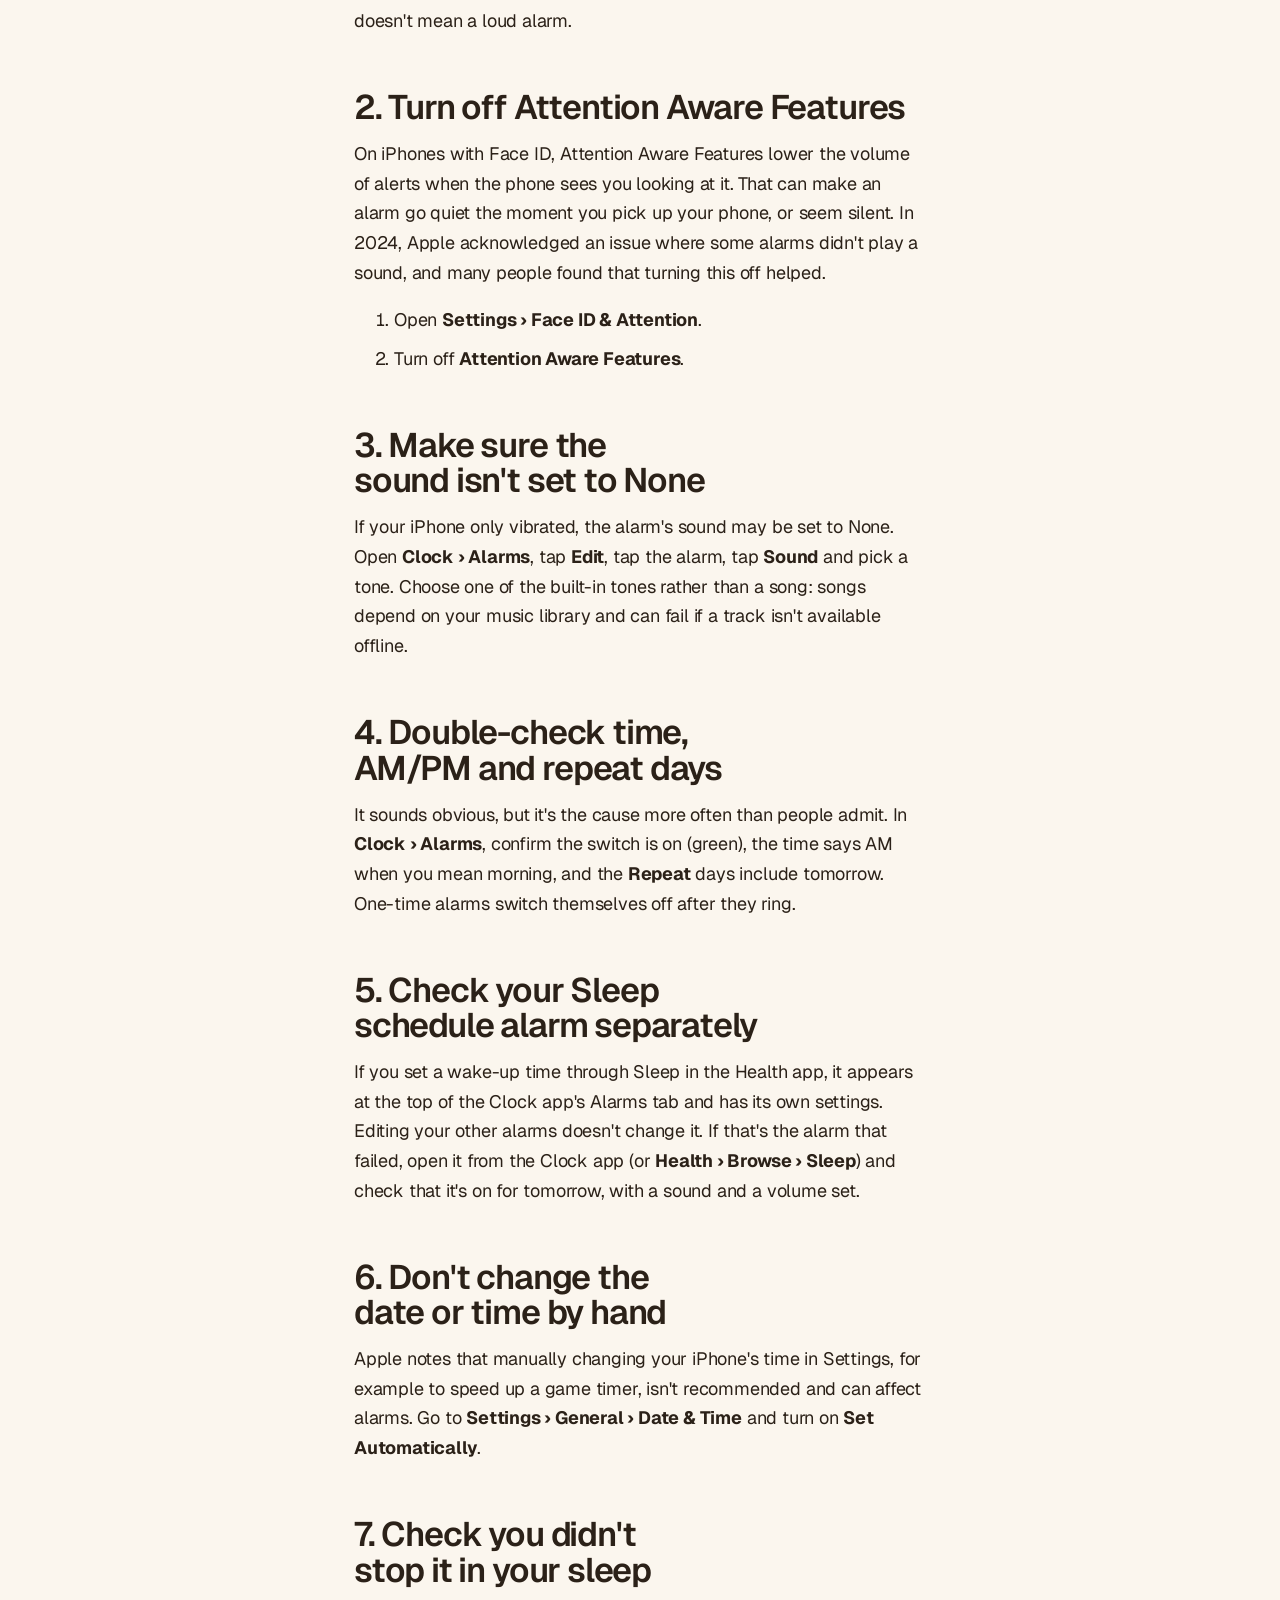
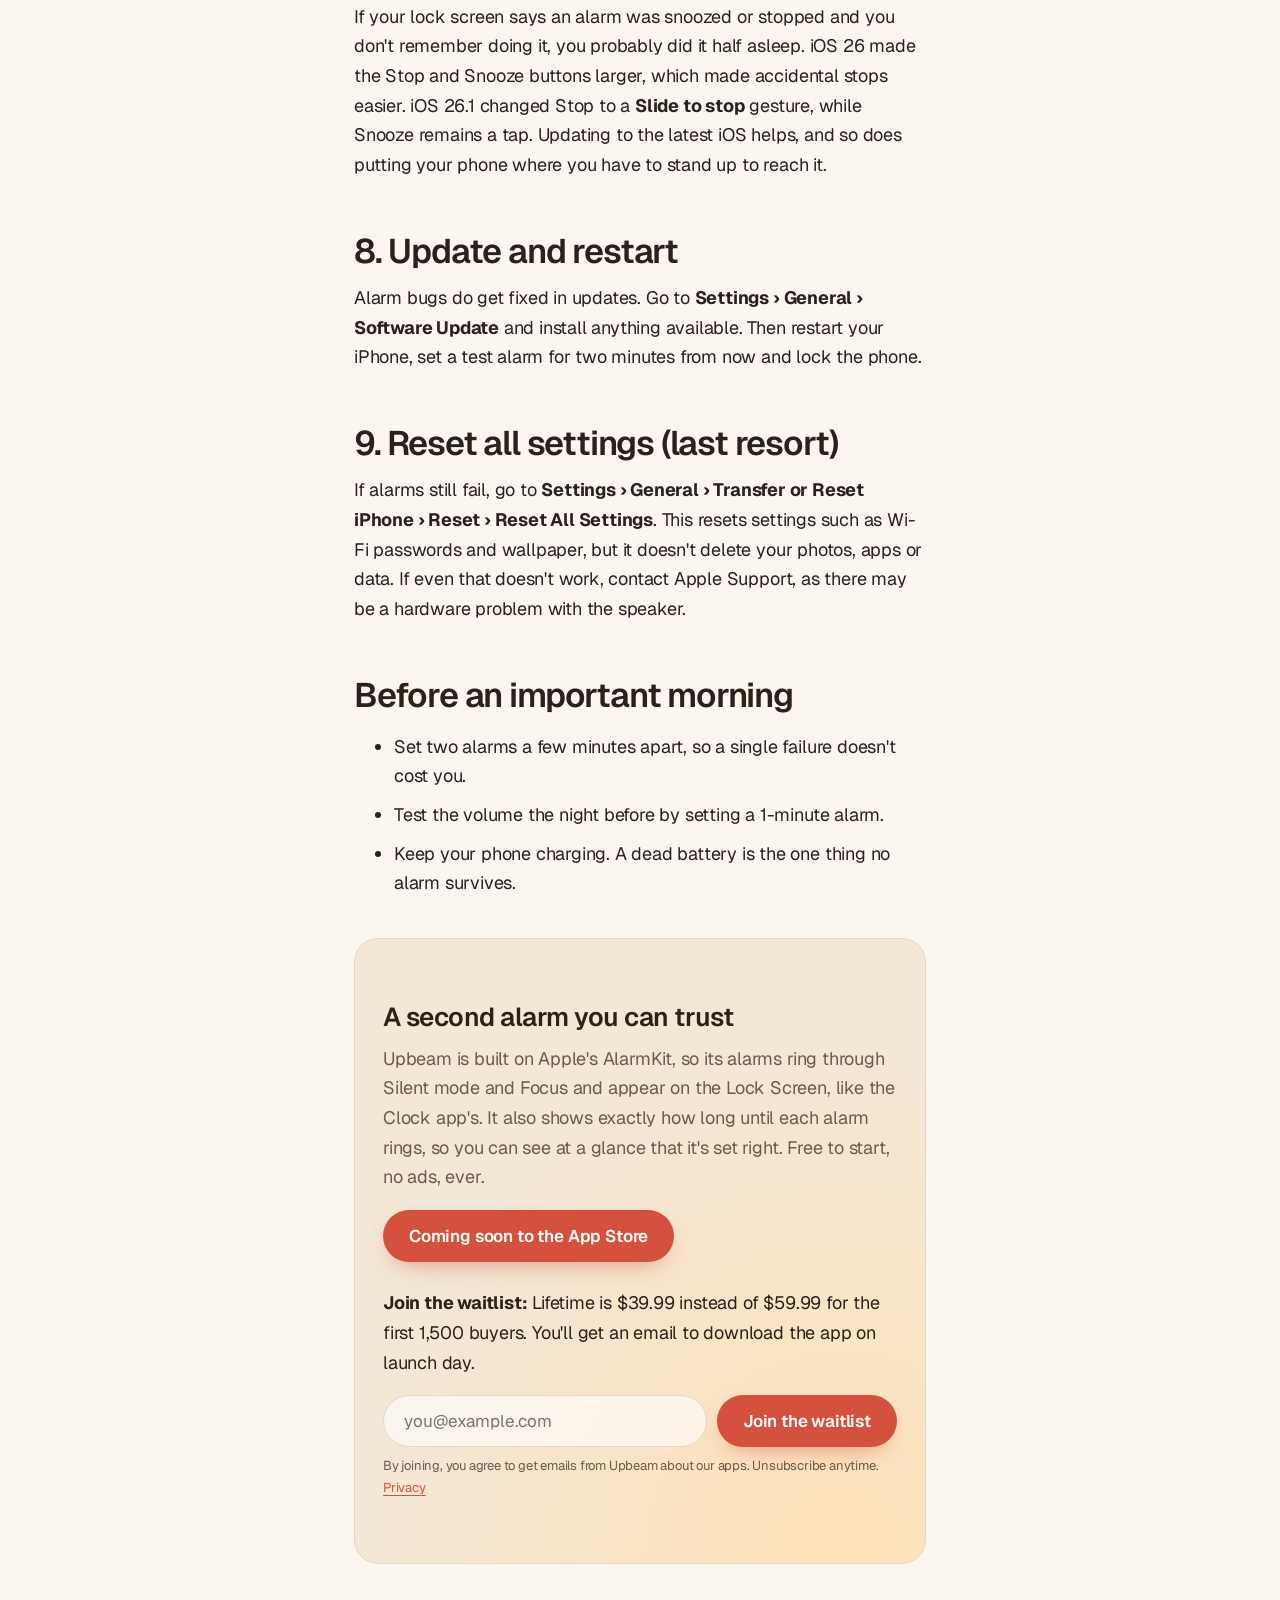
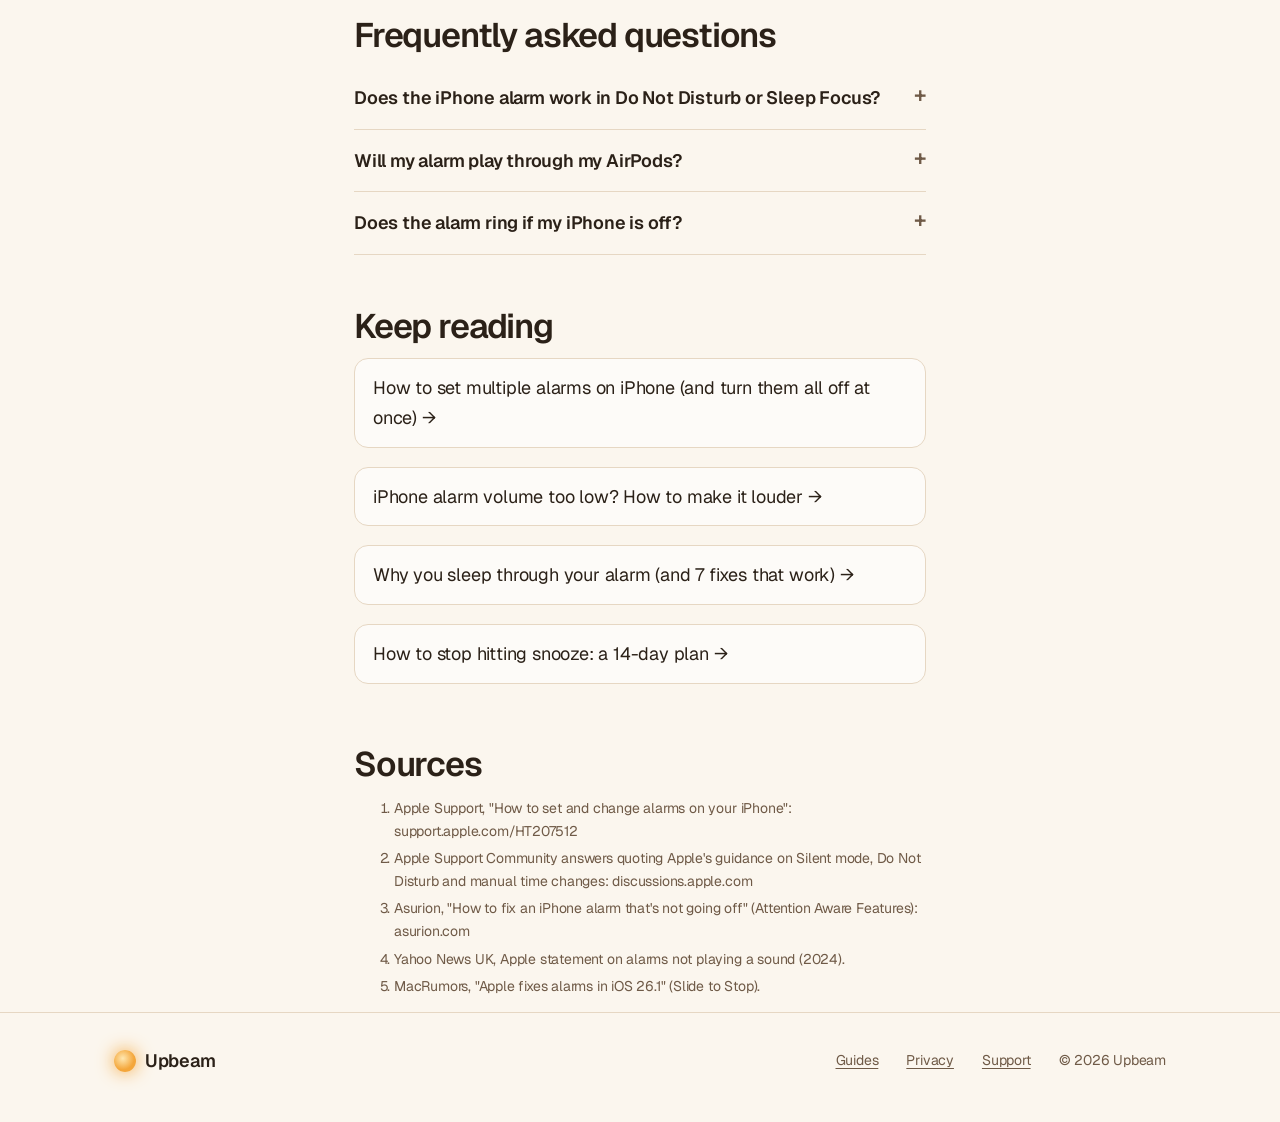
<file: guides/iphone-alarm-didnt-go-off.html>
<!DOCTYPE html>
<html lang="en">
<head>
<meta charset="utf-8">
<meta name="viewport" content="width=device-width,initial-scale=1">
<title>iPhone Alarm Didn't Go Off? 9 Checks to Make Sure It Rings | Upbeam</title>
<meta name="description" content="iPhone alarm didn't go off, or went off with no sound? Check these 9 settings, from the Ringtone and Alerts volume to Attention Aware features, so it rings tomorrow.">
<link rel="canonical" href="https://getupbeam.com/guides/iphone-alarm-didnt-go-off.html">
<link rel="icon" href="../favicon.svg" type="image/svg+xml">
<link rel="preconnect" href="https://fonts.googleapis.com"><link rel="preconnect" href="https://fonts.gstatic.com" crossorigin>
<link href="https://fonts.googleapis.com/css2?family=Geist:wght@300..700&display=swap" rel="stylesheet">
<link rel="stylesheet" href="../style.css?v=20261121">
<script type="application/ld+json">{"@context":"https://schema.org","@type":"FAQPage","mainEntity":[
{"@type":"Question","name":"Does the iPhone alarm ring on silent?","acceptedAnswer":{"@type":"Answer","text":"Yes. According to Apple, the Ring/Silent switch and Do Not Disturb don't affect the Clock app's alarm sound."}},
{"@type":"Question","name":"Why did my iPhone alarm go off with no sound?","acceptedAnswer":{"@type":"Answer","text":"The most common causes are a low Ringtone and Alerts volume, Attention Aware features lowering the volume when you look at the phone, or the alarm sound being set to None."}},
{"@type":"Question","name":"How do I make my iPhone alarm louder?","acceptedAnswer":{"@type":"Answer","text":"Go to Settings > Sounds & Haptics and drag the Ringtone and Alerts slider up. The Clock app's alarm uses this volume."}}
]}</script>
</head>
<body>
<nav class="top"><div class="wrap">
  <a class="logo" href="../index.html"><i></i>Upbeam</a>
  <a class="l" href="index.html">Guides</a>
  <a class="l" href="../support.html">Support</a>
</div></nav>

<article class="article">
<header>
  <div class="crumbs"><a href="../index.html">Upbeam</a> › <a href="index.html">Guides</a> › iPhone help</div>
  <h1>iPhone alarm didn't go off? 9 checks to make sure it rings</h1>
  <p class="sub">6 min read · Updated November 2026 · Written for iOS 26</p>
</header>

<div class="tldr"><strong>Fix it in 2 minutes</strong>
<ul>
  <li>Settings › Sounds &amp; Haptics: raise the <strong>Ringtone and Alerts</strong> slider. That's the alarm volume.</li>
  <li>Settings › Face ID &amp; Attention: turn off <strong>Attention Aware Features</strong> if your alarm gets quiet when you look at it.</li>
  <li>Clock › Alarms: check the alarm is on, the time and AM/PM are right, and the sound isn't <strong>None</strong>.</li>
</ul></div>

<p>Few things feel worse than waking up to daylight and realising your alarm never rang. The good news: in most cases, it's a setting, not a broken phone. Work through these checks tonight, then test with an alarm two minutes from now.</p>

<div class="note"><strong>Myth:</strong> "My phone was on Silent, so the alarm didn't ring." Apple says the Ring/Silent switch (or Action button set to Silent) and Do Not Disturb don't affect the Clock app's alarm sound. The alarm still sounds. If yours didn't, the cause is somewhere below.</div>

<h2>1. Check the alarm volume (the most common cause)</h2>
<p>The Clock app's alarm doesn't have its own volume. It uses your <strong>Ringtone and Alerts</strong> volume. If that slider is low, your alarm will be too.</p>
<ol>
  <li>Open <strong>Settings › Sounds &amp; Haptics</strong>.</li>
  <li>Under <strong>Ringtone and Alerts</strong>, drag the slider to the right. A sound plays as you drag, so you can hear the level.</li>
</ol>
<p>Note that media volume (what you hear in videos and music) is a separate level from Ringtone and Alerts volume, so a loud video doesn't mean a loud alarm.</p>

<h2>2. Turn off Attention Aware Features</h2>
<p>On iPhones with Face ID, Attention Aware Features lower the volume of alerts when the phone sees you looking at it. That can make an alarm go quiet the moment you pick up your phone, or seem silent. In 2024, Apple acknowledged an issue where some alarms didn't play a sound, and many people found that turning this off helped.</p>
<ol>
  <li>Open <strong>Settings › Face ID &amp; Attention</strong>.</li>
  <li>Turn off <strong>Attention Aware Features</strong>.</li>
</ol>

<h2>3. Make sure the sound isn't set to None</h2>
<p>If your iPhone only vibrated, the alarm's sound may be set to None. Open <strong>Clock › Alarms</strong>, tap <strong>Edit</strong>, tap the alarm, tap <strong>Sound</strong> and pick a tone. Choose one of the built-in tones rather than a song: songs depend on your music library and can fail if a track isn't available offline.</p>

<h2>4. Double-check time, AM/PM and repeat days</h2>
<p>It sounds obvious, but it's the cause more often than people admit. In <strong>Clock › Alarms</strong>, confirm the switch is on (green), the time says AM when you mean morning, and the <strong>Repeat</strong> days include tomorrow. One-time alarms switch themselves off after they ring.</p>

<h2>5. Check your Sleep schedule alarm separately</h2>
<p>If you set a wake-up time through Sleep in the Health app, it appears at the top of the Clock app's Alarms tab and has its own settings. Editing your other alarms doesn't change it. If that's the alarm that failed, open it from the Clock app (or <strong>Health › Browse › Sleep</strong>) and check that it's on for tomorrow, with a sound and a volume set.</p>

<h2>6. Don't change the date or time by hand</h2>
<p>Apple notes that manually changing your iPhone's time in Settings, for example to speed up a game timer, isn't recommended and can affect alarms. Go to <strong>Settings › General › Date &amp; Time</strong> and turn on <strong>Set Automatically</strong>.</p>

<h2>7. Check you didn't stop it in your sleep</h2>
<p>If your lock screen says an alarm was snoozed or stopped and you don't remember doing it, you probably did it half asleep. iOS 26 made the Stop and Snooze buttons larger, which made accidental stops easier. iOS 26.1 changed Stop to a <strong>Slide to stop</strong> gesture, while Snooze remains a tap. Updating to the latest iOS helps, and so does putting your phone where you have to stand up to reach it.</p>

<h2>8. Update and restart</h2>
<p>Alarm bugs do get fixed in updates. Go to <strong>Settings › General › Software Update</strong> and install anything available. Then restart your iPhone, set a test alarm for two minutes from now and lock the phone.</p>

<h2>9. Reset all settings (last resort)</h2>
<p>If alarms still fail, go to <strong>Settings › General › Transfer or Reset iPhone › Reset › Reset All Settings</strong>. This resets settings such as Wi-Fi passwords and wallpaper, but it doesn't delete your photos, apps or data. If even that doesn't work, contact Apple Support, as there may be a hardware problem with the speaker.</p>

<h2>Before an important morning</h2>
<ul>
  <li>Set two alarms a few minutes apart, so a single failure doesn't cost you.</li>
  <li>Test the volume the night before by setting a 1-minute alarm.</li>
  <li>Keep your phone charging. A dead battery is the one thing no alarm survives.</li>
</ul>

<div class="cta">
  <h3>A second alarm you can trust</h3>
  <p class="sub">Upbeam is built on Apple's AlarmKit, so its alarms ring through Silent mode and Focus and appear on the Lock Screen, like the Clock app's. It also shows exactly how long until each alarm rings, so you can see at a glance that it's set right. Free to start, no ads, ever.</p>
  <span class="btn" aria-disabled="true">Coming soon to the App Store</span>
  <p class="wl-lead"><strong>Join the waitlist:</strong> Lifetime is $39.99 instead of $59.99 for the first 1,500 buyers. You'll get an email to download the app on launch day.</p>
  <form class="waitlist" action="/api/waitlist" method="post">
    <div class="row"><input type="email" name="email" required autocomplete="email" placeholder="you@example.com" aria-label="Email address"><button class="btn" type="submit">Join the waitlist</button></div>
    <p class="small wl-fine">By joining, you agree to get emails from Upbeam about our apps. Unsubscribe anytime. <a href="../privacy.html">Privacy</a></p>
    <div class="hp" aria-hidden="true"><label>Website <input type="text" name="website" tabindex="-1" autocomplete="off"></label></div>
    <input type="hidden" name="source" value="guide-iphone-alarm-didnt-go-off">
    <p class="wl-msg" role="status" aria-live="polite"></p>
  </form>
</div>

<h2>Frequently asked questions</h2>
<details><summary>Does the iPhone alarm work in Do Not Disturb or Sleep Focus?</summary><p>Yes. Apple says Do Not Disturb doesn't affect the alarm sound, and the same goes for Focus modes, including Sleep.</p></details>
<details><summary>Will my alarm play through my AirPods?</summary><p>According to Apple, when headphones are connected the alarm plays through the iPhone's built-in speakers as well as the headphones, so you'll still hear it if you take them out.</p></details>
<details><summary>Does the alarm ring if my iPhone is off?</summary><p>No. If your iPhone is powered off or the battery is dead, the alarm won't ring. Keep it charged overnight.</p></details>

<h2>Keep reading</h2>
<ul class="related">
  <li><a href="how-to-set-multiple-alarms-on-iphone.html">How to set multiple alarms on iPhone (and turn them all off at once) →</a></li>
  <li><a href="iphone-alarm-volume-too-low.html">iPhone alarm volume too low? How to make it louder →</a></li>
  <li><a href="why-you-sleep-through-your-alarm.html">Why you sleep through your alarm (and 7 fixes that work) →</a></li>
  <li><a href="how-to-stop-hitting-snooze.html">How to stop hitting snooze: a 14-day plan →</a></li>
</ul>

<h2>Sources</h2>
<ol class="sources">
  <li>Apple Support, "How to set and change alarms on your iPhone": support.apple.com/HT207512</li>
  <li>Apple Support Community answers quoting Apple's guidance on Silent mode, Do Not Disturb and manual time changes: discussions.apple.com</li>
  <li>Asurion, "How to fix an iPhone alarm that's not going off" (Attention Aware Features): asurion.com</li>
  <li>Yahoo News UK, Apple statement on alarms not playing a sound (2024).</li>
  <li>MacRumors, "Apple fixes alarms in iOS 26.1" (Slide to Stop).</li>
</ol>
</article>

<footer><div class="wrap">
  <a class="logo" href="../index.html"><i></i>Upbeam</a>
  <a href="index.html">Guides</a><a href="../privacy.html">Privacy</a><a href="../support.html">Support</a>
  <span>© 2026 Upbeam</span>
</div></footer>
<script src="../waitlist.js?v=20261121" defer></script>
</body>
</html>
</file>
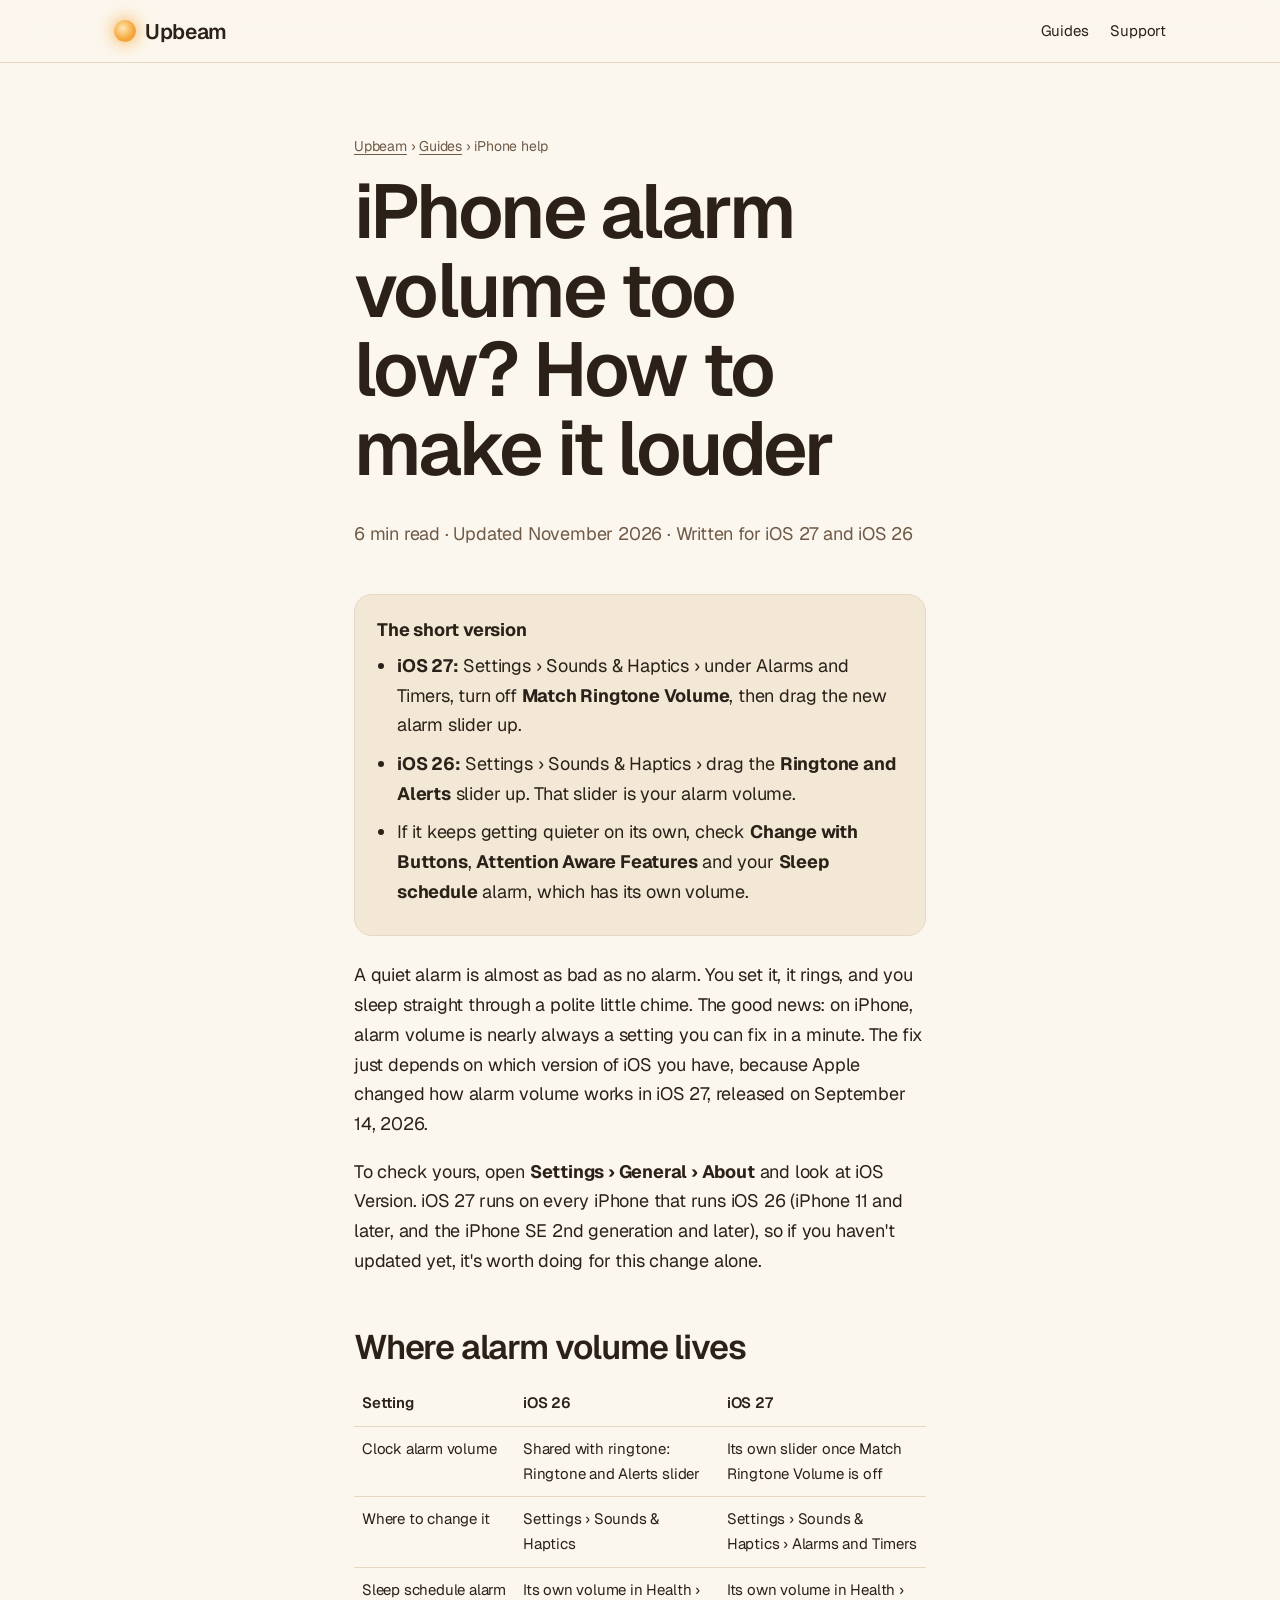
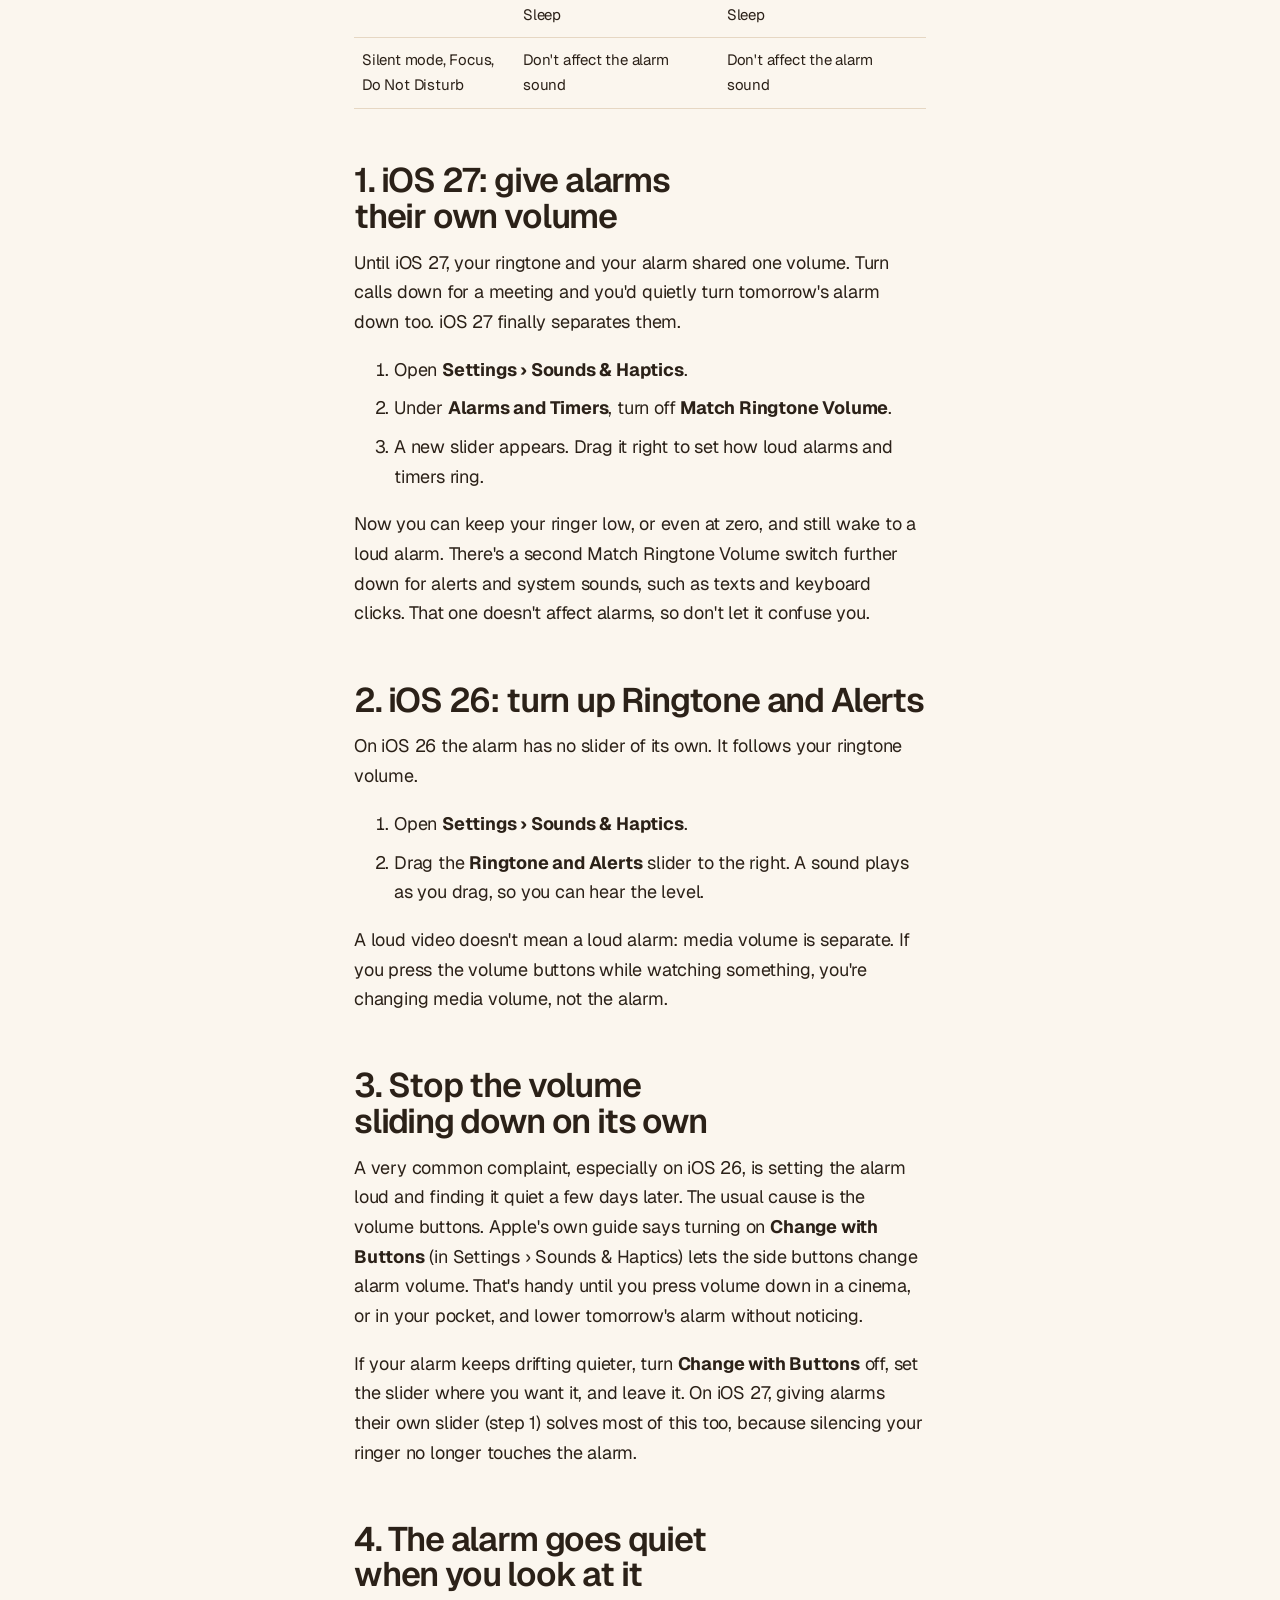
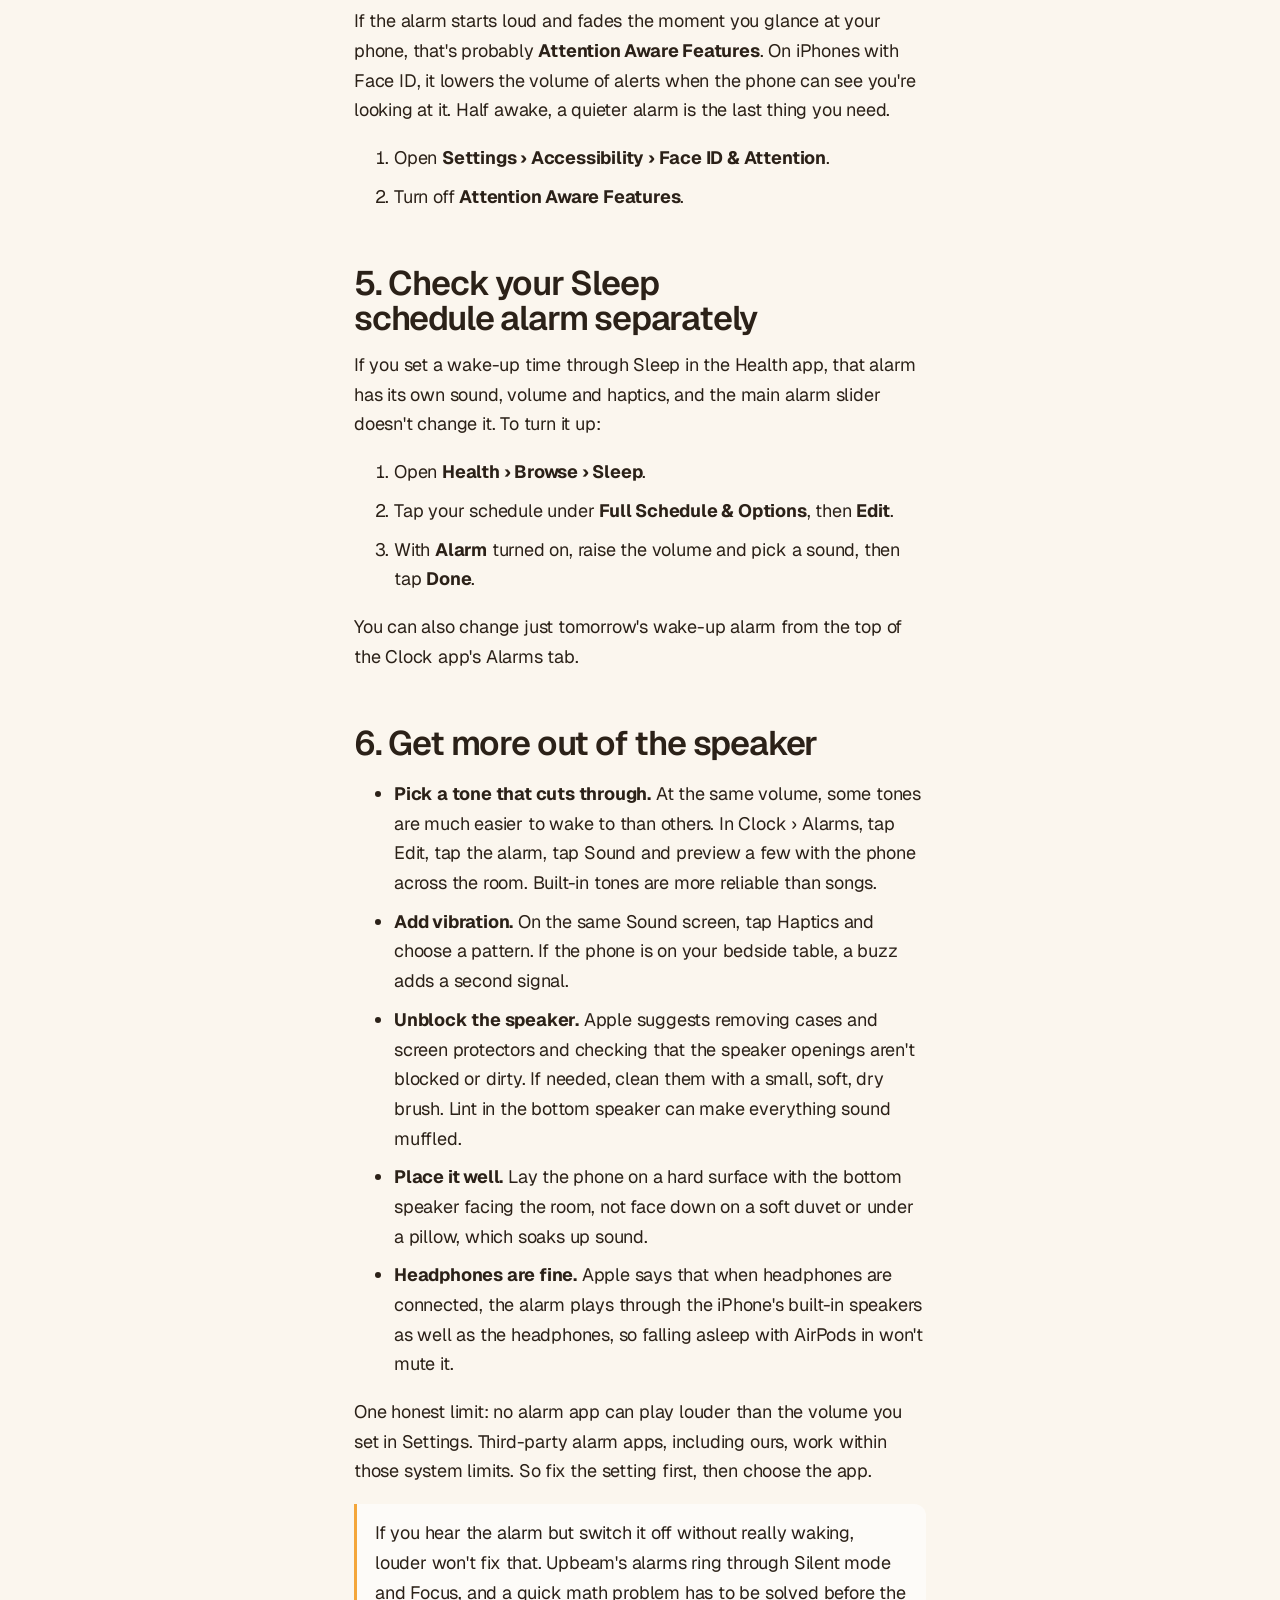
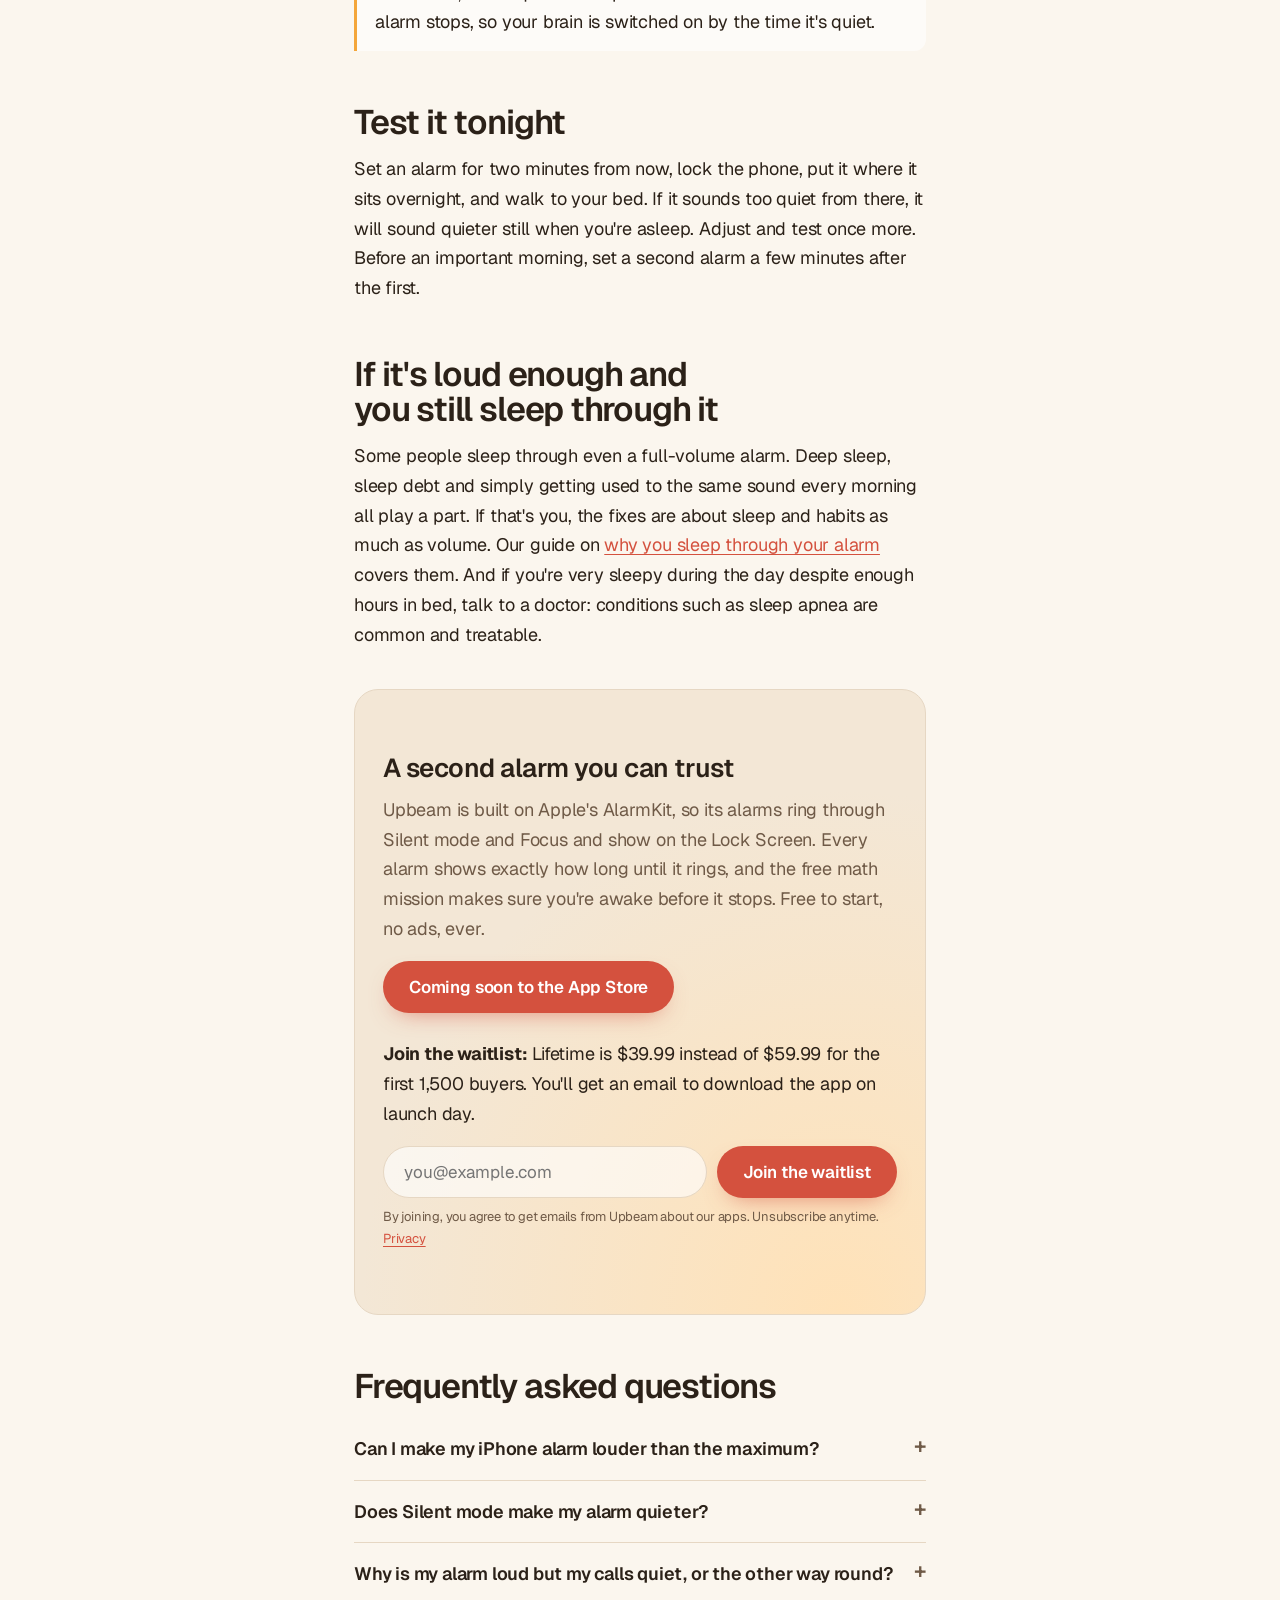
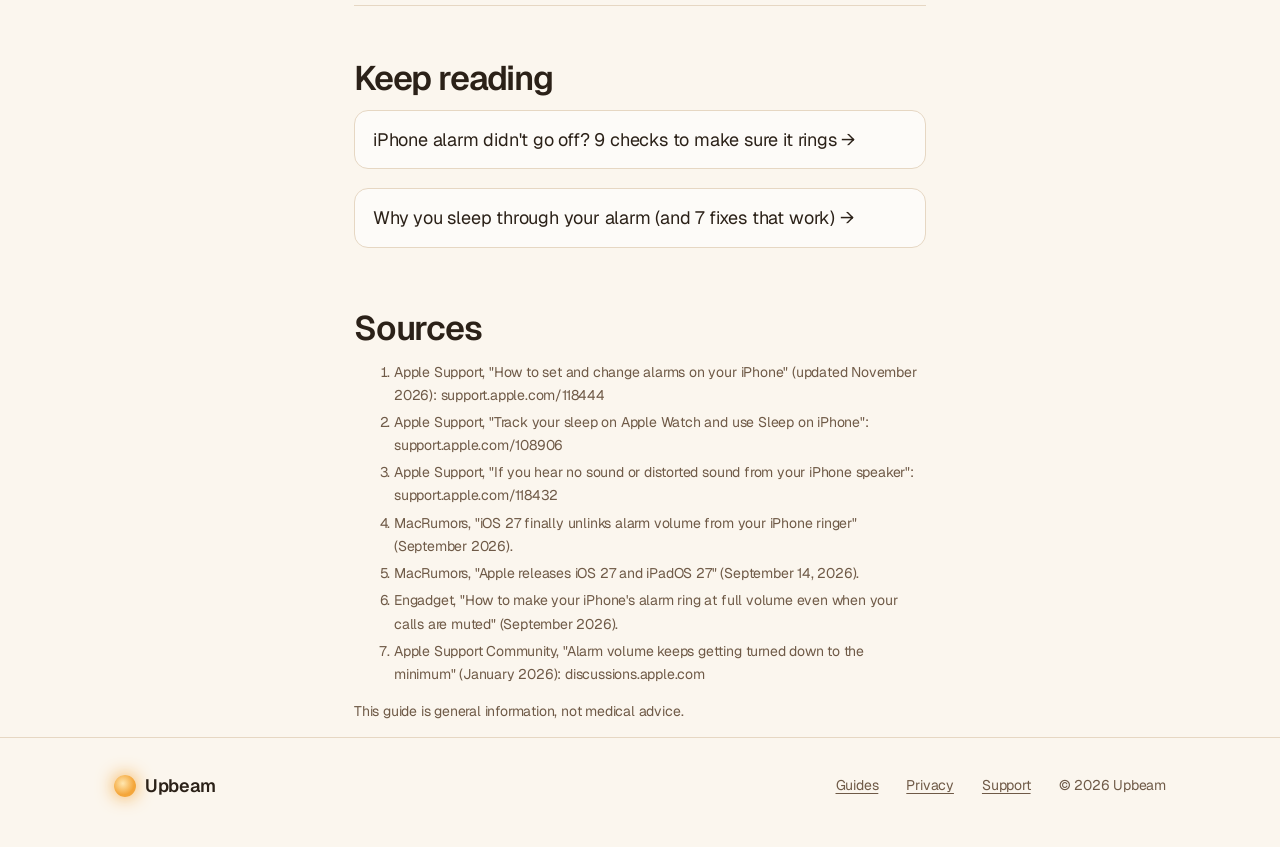
<file: guides/iphone-alarm-volume-too-low.html>
<!DOCTYPE html>
<html lang="en">
<head>
<meta charset="utf-8">
<meta name="viewport" content="width=device-width,initial-scale=1">
<title>iPhone Alarm Volume Too Low? How to Make It Louder | Upbeam</title>
<meta name="description" content="iPhone alarm too quiet? How to turn up alarm volume in iOS 27 and iOS 26, stop it dropping on its own, fix the Sleep alarm and get the most from the speaker.">
<link rel="canonical" href="https://getupbeam.com/guides/iphone-alarm-volume-too-low.html">
<link rel="icon" href="../favicon.svg" type="image/svg+xml">
<link rel="preconnect" href="https://fonts.googleapis.com"><link rel="preconnect" href="https://fonts.gstatic.com" crossorigin>
<link href="https://fonts.googleapis.com/css2?family=Geist:wght@300..700&display=swap" rel="stylesheet">
<link rel="stylesheet" href="../style.css?v=20261121">
<script type="application/ld+json">{"@context":"https://schema.org","@type":"FAQPage","mainEntity":[
{"@type":"Question","name":"How do I make my iPhone alarm louder?","acceptedAnswer":{"@type":"Answer","text":"In iOS 27, go to Settings > Sounds & Haptics, turn off Match Ringtone Volume under Alarms and Timers, and drag the new alarm slider up. In iOS 26, drag the Ringtone and Alerts slider in Settings > Sounds & Haptics, which also sets the alarm volume."}},
{"@type":"Question","name":"Why does my iPhone alarm get quieter when I pick up the phone?","acceptedAnswer":{"@type":"Answer","text":"On iPhones with Face ID, Attention Aware Features lower alert volume when the phone sees you looking at it. Turn it off in Settings > Accessibility > Face ID & Attention."}},
{"@type":"Question","name":"Does Silent mode make my iPhone alarm quieter?","acceptedAnswer":{"@type":"Answer","text":"No. Apple says the Ring/Silent switch, Silent mode and Do Not Disturb don't affect the alarm sound. The alarm volume setting in Sounds & Haptics is what matters."}}
]}</script>
</head>
<body>
<nav class="top"><div class="wrap">
  <a class="logo" href="../index.html"><i></i>Upbeam</a>
  <a class="l" href="index.html">Guides</a>
  <a class="l" href="../support.html">Support</a>
</div></nav>

<article class="article">
<header>
  <div class="crumbs"><a href="../index.html">Upbeam</a> › <a href="index.html">Guides</a> › iPhone help</div>
  <h1>iPhone alarm volume too low? How to make it louder</h1>
  <p class="sub">6 min read · Updated November 2026 · Written for iOS 27 and iOS 26</p>
</header>

<div class="tldr"><strong>The short version</strong>
<ul>
  <li><strong>iOS 27:</strong> Settings › Sounds &amp; Haptics › under Alarms and Timers, turn off <strong>Match Ringtone Volume</strong>, then drag the new alarm slider up.</li>
  <li><strong>iOS 26:</strong> Settings › Sounds &amp; Haptics › drag the <strong>Ringtone and Alerts</strong> slider up. That slider is your alarm volume.</li>
  <li>If it keeps getting quieter on its own, check <strong>Change with Buttons</strong>, <strong>Attention Aware Features</strong> and your <strong>Sleep schedule</strong> alarm, which has its own volume.</li>
</ul></div>

<p>A quiet alarm is almost as bad as no alarm. You set it, it rings, and you sleep straight through a polite little chime. The good news: on iPhone, alarm volume is nearly always a setting you can fix in a minute. The fix just depends on which version of iOS you have, because Apple changed how alarm volume works in iOS 27, released on September 14, 2026.</p>
<p>To check yours, open <strong>Settings › General › About</strong> and look at iOS Version. iOS 27 runs on every iPhone that runs iOS 26 (iPhone 11 and later, and the iPhone SE 2nd generation and later), so if you haven't updated yet, it's worth doing for this change alone.</p>

<h2>Where alarm volume lives</h2>
<table class="stack">
  <thead><tr><th>Setting</th><th>iOS 26</th><th>iOS 27</th></tr></thead>
  <tbody>
    <tr><td>Clock alarm volume</td><td>Shared with ringtone: Ringtone and Alerts slider</td><td>Its own slider once Match Ringtone Volume is off</td></tr>
    <tr><td>Where to change it</td><td>Settings › Sounds &amp; Haptics</td><td>Settings › Sounds &amp; Haptics › Alarms and Timers</td></tr>
    <tr><td>Sleep schedule alarm</td><td>Its own volume in Health › Sleep</td><td>Its own volume in Health › Sleep</td></tr>
    <tr><td>Silent mode, Focus, Do Not Disturb</td><td>Don't affect the alarm sound</td><td>Don't affect the alarm sound</td></tr>
  </tbody>
</table>

<h2>1. iOS 27: give alarms their own volume</h2>
<p>Until iOS 27, your ringtone and your alarm shared one volume. Turn calls down for a meeting and you'd quietly turn tomorrow's alarm down too. iOS 27 finally separates them.</p>
<ol>
  <li>Open <strong>Settings › Sounds &amp; Haptics</strong>.</li>
  <li>Under <strong>Alarms and Timers</strong>, turn off <strong>Match Ringtone Volume</strong>.</li>
  <li>A new slider appears. Drag it right to set how loud alarms and timers ring.</li>
</ol>
<p>Now you can keep your ringer low, or even at zero, and still wake to a loud alarm. There's a second Match Ringtone Volume switch further down for alerts and system sounds, such as texts and keyboard clicks. That one doesn't affect alarms, so don't let it confuse you.</p>

<h2>2. iOS 26: turn up Ringtone and Alerts</h2>
<p>On iOS 26 the alarm has no slider of its own. It follows your ringtone volume.</p>
<ol>
  <li>Open <strong>Settings › Sounds &amp; Haptics</strong>.</li>
  <li>Drag the <strong>Ringtone and Alerts</strong> slider to the right. A sound plays as you drag, so you can hear the level.</li>
</ol>
<p>A loud video doesn't mean a loud alarm: media volume is separate. If you press the volume buttons while watching something, you're changing media volume, not the alarm.</p>

<h2>3. Stop the volume sliding down on its own</h2>
<p>A very common complaint, especially on iOS 26, is setting the alarm loud and finding it quiet a few days later. The usual cause is the volume buttons. Apple's own guide says turning on <strong>Change with Buttons</strong> (in Settings › Sounds &amp; Haptics) lets the side buttons change alarm volume. That's handy until you press volume down in a cinema, or in your pocket, and lower tomorrow's alarm without noticing.</p>
<p>If your alarm keeps drifting quieter, turn <strong>Change with Buttons</strong> off, set the slider where you want it, and leave it. On iOS 27, giving alarms their own slider (step 1) solves most of this too, because silencing your ringer no longer touches the alarm.</p>

<h2>4. The alarm goes quiet when you look at it</h2>
<p>If the alarm starts loud and fades the moment you glance at your phone, that's probably <strong>Attention Aware Features</strong>. On iPhones with Face ID, it lowers the volume of alerts when the phone can see you're looking at it. Half awake, a quieter alarm is the last thing you need.</p>
<ol>
  <li>Open <strong>Settings › Accessibility › Face ID &amp; Attention</strong>.</li>
  <li>Turn off <strong>Attention Aware Features</strong>.</li>
</ol>

<h2>5. Check your Sleep schedule alarm separately</h2>
<p>If you set a wake-up time through Sleep in the Health app, that alarm has its own sound, volume and haptics, and the main alarm slider doesn't change it. To turn it up:</p>
<ol>
  <li>Open <strong>Health › Browse › Sleep</strong>.</li>
  <li>Tap your schedule under <strong>Full Schedule &amp; Options</strong>, then <strong>Edit</strong>.</li>
  <li>With <strong>Alarm</strong> turned on, raise the volume and pick a sound, then tap <strong>Done</strong>.</li>
</ol>
<p>You can also change just tomorrow's wake-up alarm from the top of the Clock app's Alarms tab.</p>

<h2>6. Get more out of the speaker</h2>
<ul>
  <li><strong>Pick a tone that cuts through.</strong> At the same volume, some tones are much easier to wake to than others. In Clock › Alarms, tap Edit, tap the alarm, tap Sound and preview a few with the phone across the room. Built-in tones are more reliable than songs.</li>
  <li><strong>Add vibration.</strong> On the same Sound screen, tap Haptics and choose a pattern. If the phone is on your bedside table, a buzz adds a second signal.</li>
  <li><strong>Unblock the speaker.</strong> Apple suggests removing cases and screen protectors and checking that the speaker openings aren't blocked or dirty. If needed, clean them with a small, soft, dry brush. Lint in the bottom speaker can make everything sound muffled.</li>
  <li><strong>Place it well.</strong> Lay the phone on a hard surface with the bottom speaker facing the room, not face down on a soft duvet or under a pillow, which soaks up sound.</li>
  <li><strong>Headphones are fine.</strong> Apple says that when headphones are connected, the alarm plays through the iPhone's built-in speakers as well as the headphones, so falling asleep with AirPods in won't mute it.</li>
</ul>
<p>One honest limit: no alarm app can play louder than the volume you set in Settings. Third-party alarm apps, including ours, work within those system limits. So fix the setting first, then choose the app.</p>

<div class="note">If you hear the alarm but switch it off without really waking, louder won't fix that. Upbeam's alarms ring through Silent mode and Focus, and a quick math problem has to be solved before the alarm stops, so your brain is switched on by the time it's quiet.</div>

<h2>Test it tonight</h2>
<p>Set an alarm for two minutes from now, lock the phone, put it where it sits overnight, and walk to your bed. If it sounds too quiet from there, it will sound quieter still when you're asleep. Adjust and test once more. Before an important morning, set a second alarm a few minutes after the first.</p>

<h2>If it's loud enough and you still sleep through it</h2>
<p>Some people sleep through even a full-volume alarm. Deep sleep, sleep debt and simply getting used to the same sound every morning all play a part. If that's you, the fixes are about sleep and habits as much as volume. Our guide on <a href="why-you-sleep-through-your-alarm.html">why you sleep through your alarm</a> covers them. And if you're very sleepy during the day despite enough hours in bed, talk to a doctor: conditions such as sleep apnea are common and treatable.</p>

<div class="cta">
  <h3>A second alarm you can trust</h3>
  <p class="sub">Upbeam is built on Apple's AlarmKit, so its alarms ring through Silent mode and Focus and show on the Lock Screen. Every alarm shows exactly how long until it rings, and the free math mission makes sure you're awake before it stops. Free to start, no ads, ever.</p>
  <span class="btn" aria-disabled="true">Coming soon to the App Store</span>
  <p class="wl-lead"><strong>Join the waitlist:</strong> Lifetime is $39.99 instead of $59.99 for the first 1,500 buyers. You'll get an email to download the app on launch day.</p>
  <form class="waitlist" action="/api/waitlist" method="post">
    <div class="row"><input type="email" name="email" required autocomplete="email" placeholder="you@example.com" aria-label="Email address"><button class="btn" type="submit">Join the waitlist</button></div>
    <p class="small wl-fine">By joining, you agree to get emails from Upbeam about our apps. Unsubscribe anytime. <a href="../privacy.html">Privacy</a></p>
    <div class="hp" aria-hidden="true"><label>Website <input type="text" name="website" tabindex="-1" autocomplete="off"></label></div>
    <input type="hidden" name="source" value="guide-iphone-alarm-volume-too-low">
    <p class="wl-msg" role="status" aria-live="polite"></p>
  </form>
</div>

<h2>Frequently asked questions</h2>
<details><summary>Can I make my iPhone alarm louder than the maximum?</summary><p>No. The slider at full is as loud as the speaker goes, and alarm apps can't go beyond it. What you can change is how well the sound reaches you: a sharper tone, added vibration, a clean speaker and better placement all help.</p></details>
<details><summary>Does Silent mode make my alarm quieter?</summary><p>No. Apple says the Ring/Silent switch, Silent mode and Do Not Disturb don't affect the alarm sound. Only the volume setting in Sounds &amp; Haptics does (and, for the Sleep alarm, its own volume in Health).</p></details>
<details><summary>Why is my alarm loud but my calls quiet, or the other way round?</summary><p>On iOS 27 with Match Ringtone Volume turned off, alarms and ringtones have separate sliders, so they can differ. On iOS 26 they share one slider, so if they sound different, check the Sleep schedule alarm, which has its own volume.</p></details>

<h2>Keep reading</h2>
<ul class="related">
  <li><a href="iphone-alarm-didnt-go-off.html">iPhone alarm didn't go off? 9 checks to make sure it rings →</a></li>
  <li><a href="why-you-sleep-through-your-alarm.html">Why you sleep through your alarm (and 7 fixes that work) →</a></li>
</ul>

<h2>Sources</h2>
<ol class="sources">
  <li>Apple Support, "How to set and change alarms on your iPhone" (updated November 2026): support.apple.com/118444</li>
  <li>Apple Support, "Track your sleep on Apple Watch and use Sleep on iPhone": support.apple.com/108906</li>
  <li>Apple Support, "If you hear no sound or distorted sound from your iPhone speaker": support.apple.com/118432</li>
  <li>MacRumors, "iOS 27 finally unlinks alarm volume from your iPhone ringer" (September 2026).</li>
  <li>MacRumors, "Apple releases iOS 27 and iPadOS 27" (September 14, 2026).</li>
  <li>Engadget, "How to make your iPhone's alarm ring at full volume even when your calls are muted" (September 2026).</li>
  <li>Apple Support Community, "Alarm volume keeps getting turned down to the minimum" (January 2026): discussions.apple.com</li>
</ol>
<p class="small">This guide is general information, not medical advice.</p>
</article>

<footer><div class="wrap">
  <a class="logo" href="../index.html"><i></i>Upbeam</a>
  <a href="index.html">Guides</a><a href="../privacy.html">Privacy</a><a href="../support.html">Support</a>
  <span>© 2026 Upbeam</span>
</div></footer>
<script>{for(const c of document.querySelectorAll('.stack td')){let i=0,p=c;while(p=p.previousElementSibling)i+=p.colSpan;c.dataset.l=c.closest('table').rows[0].cells[i]?.textContent||''}}</script>
<script src="../waitlist.js?v=20261121" defer></script>
</body>
</html>
</file>
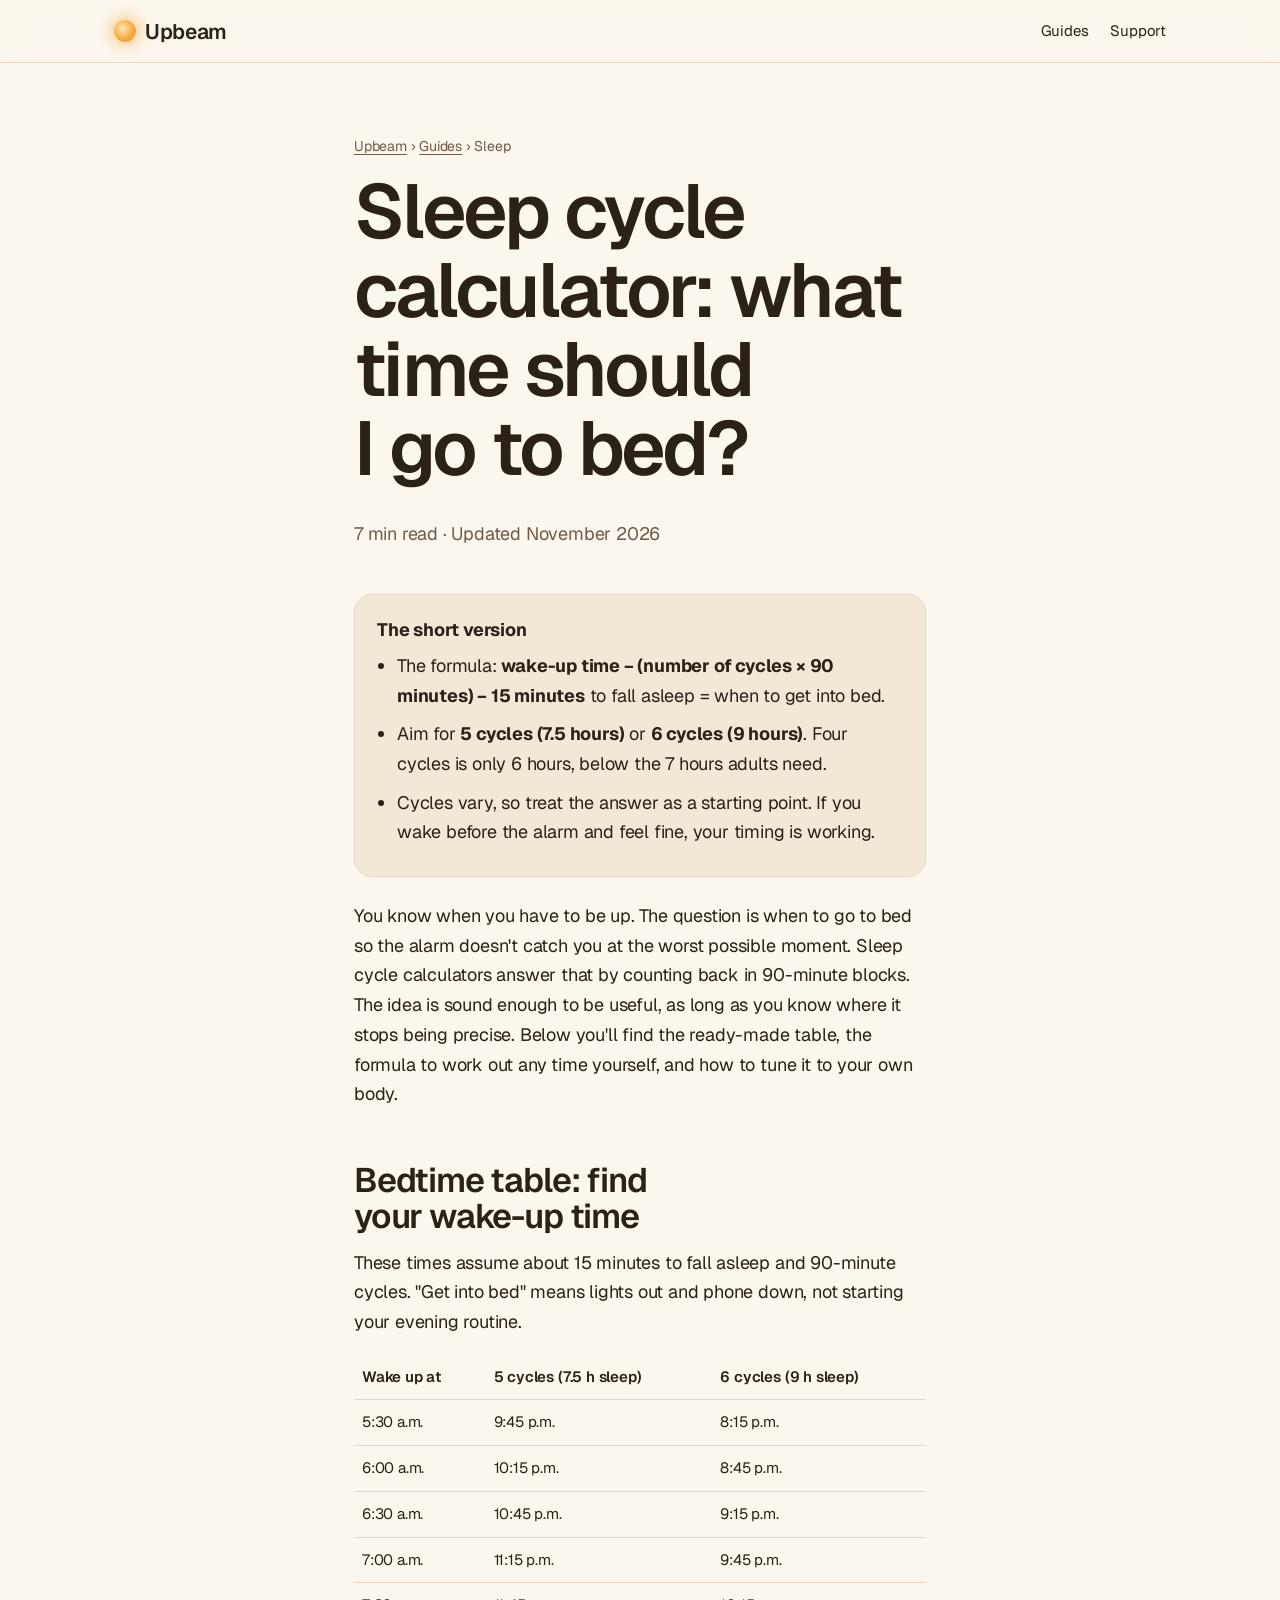
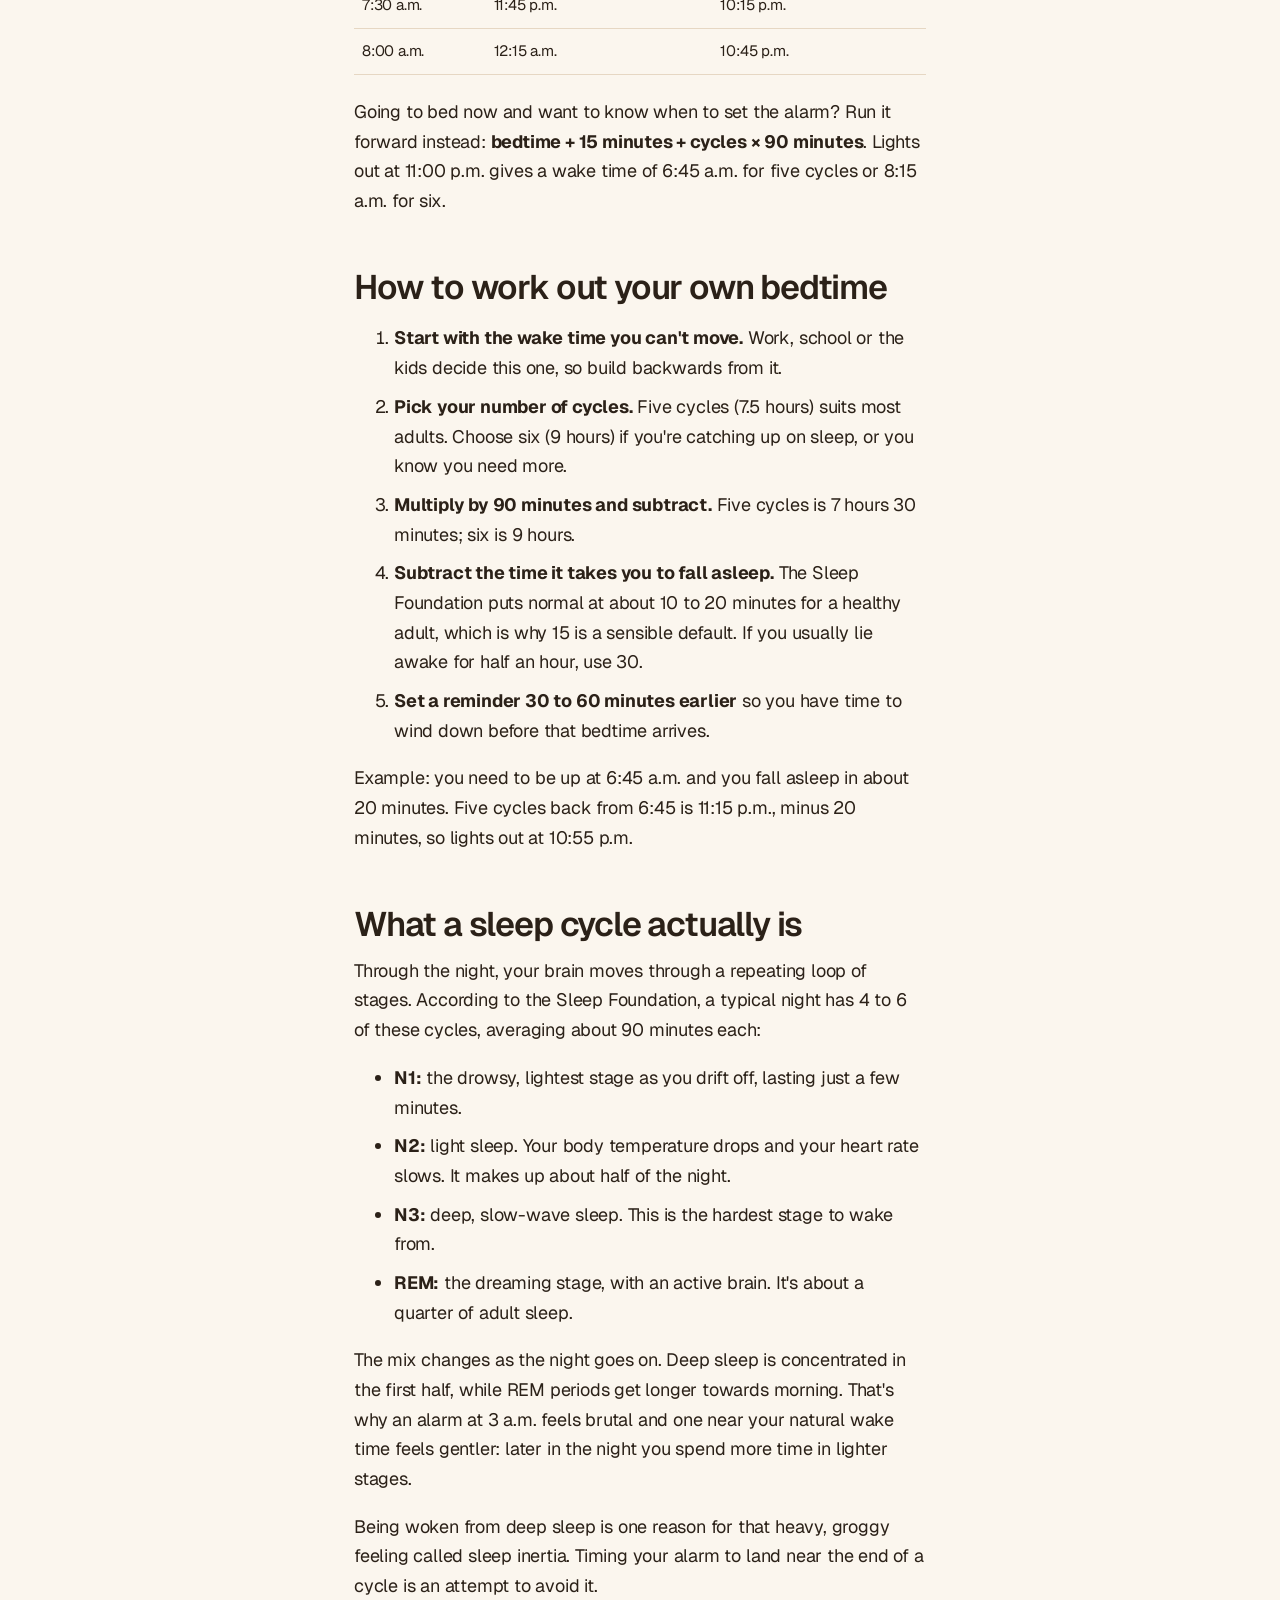
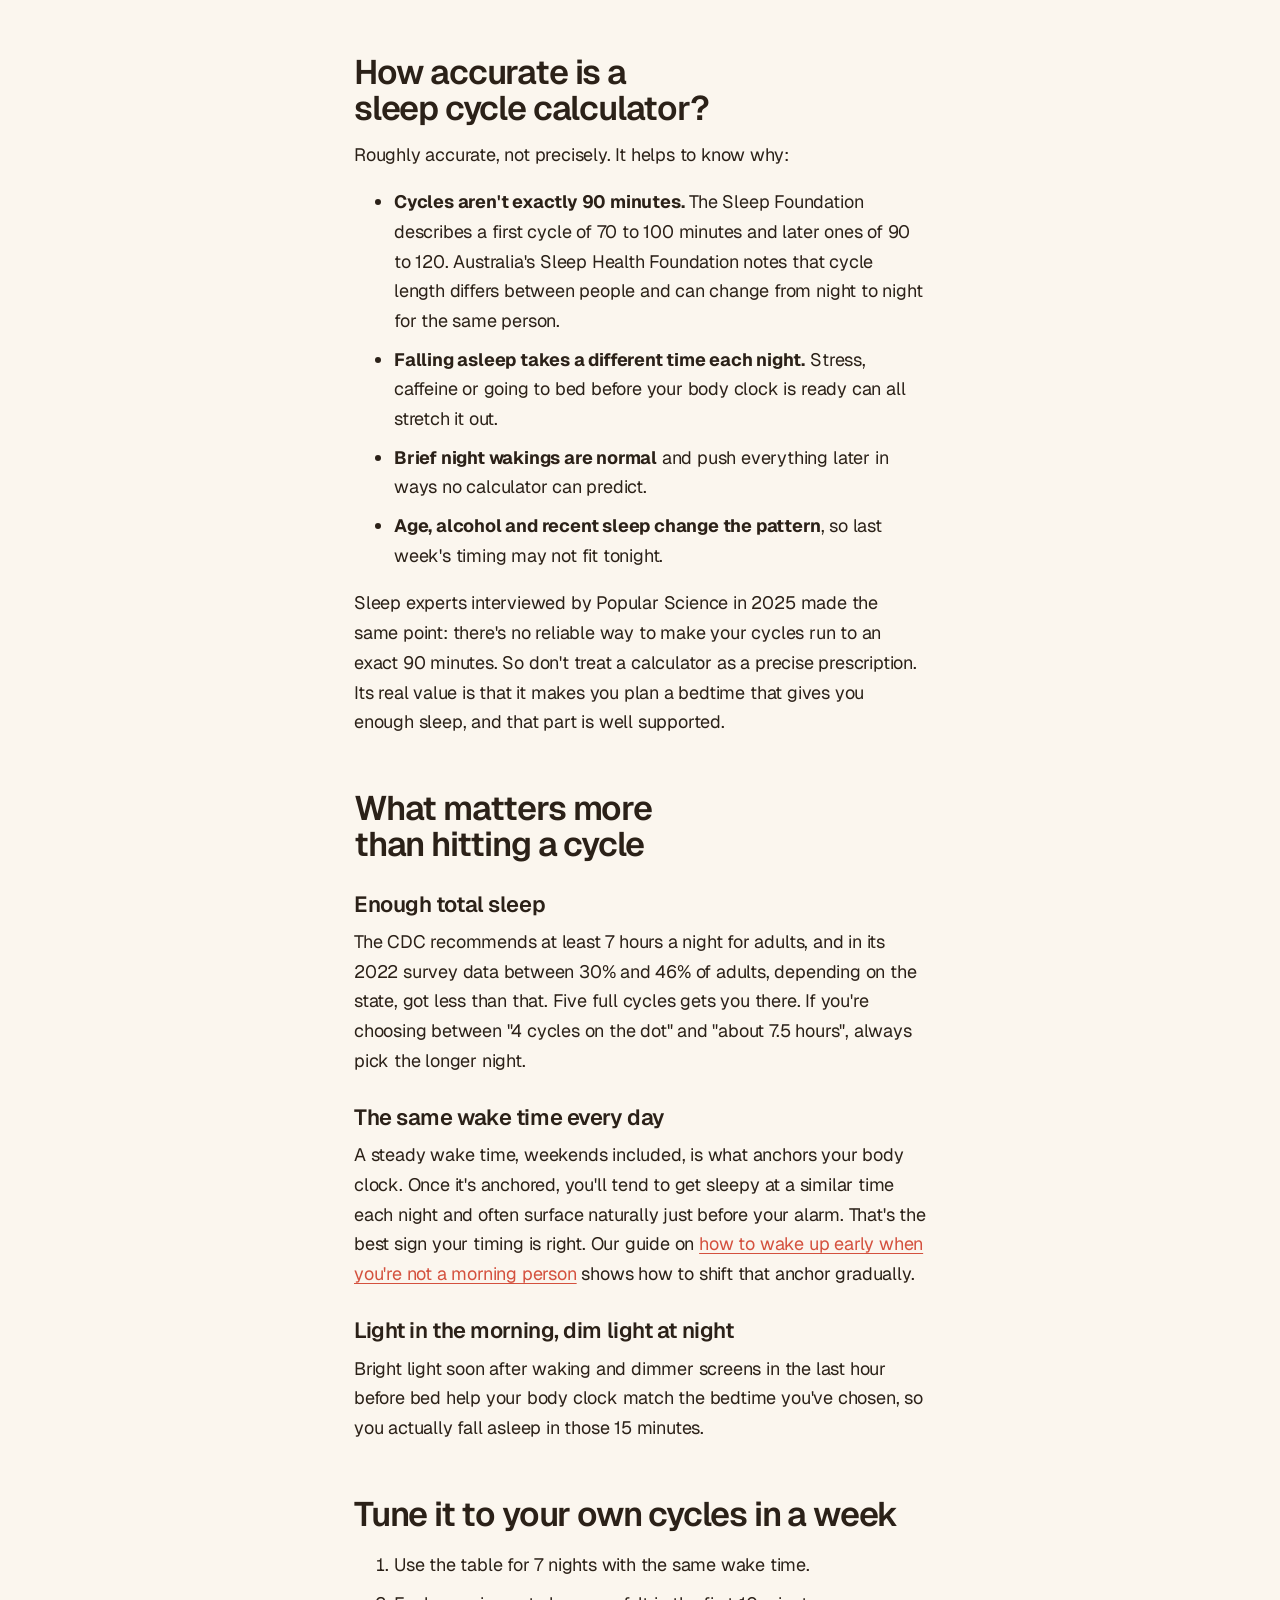
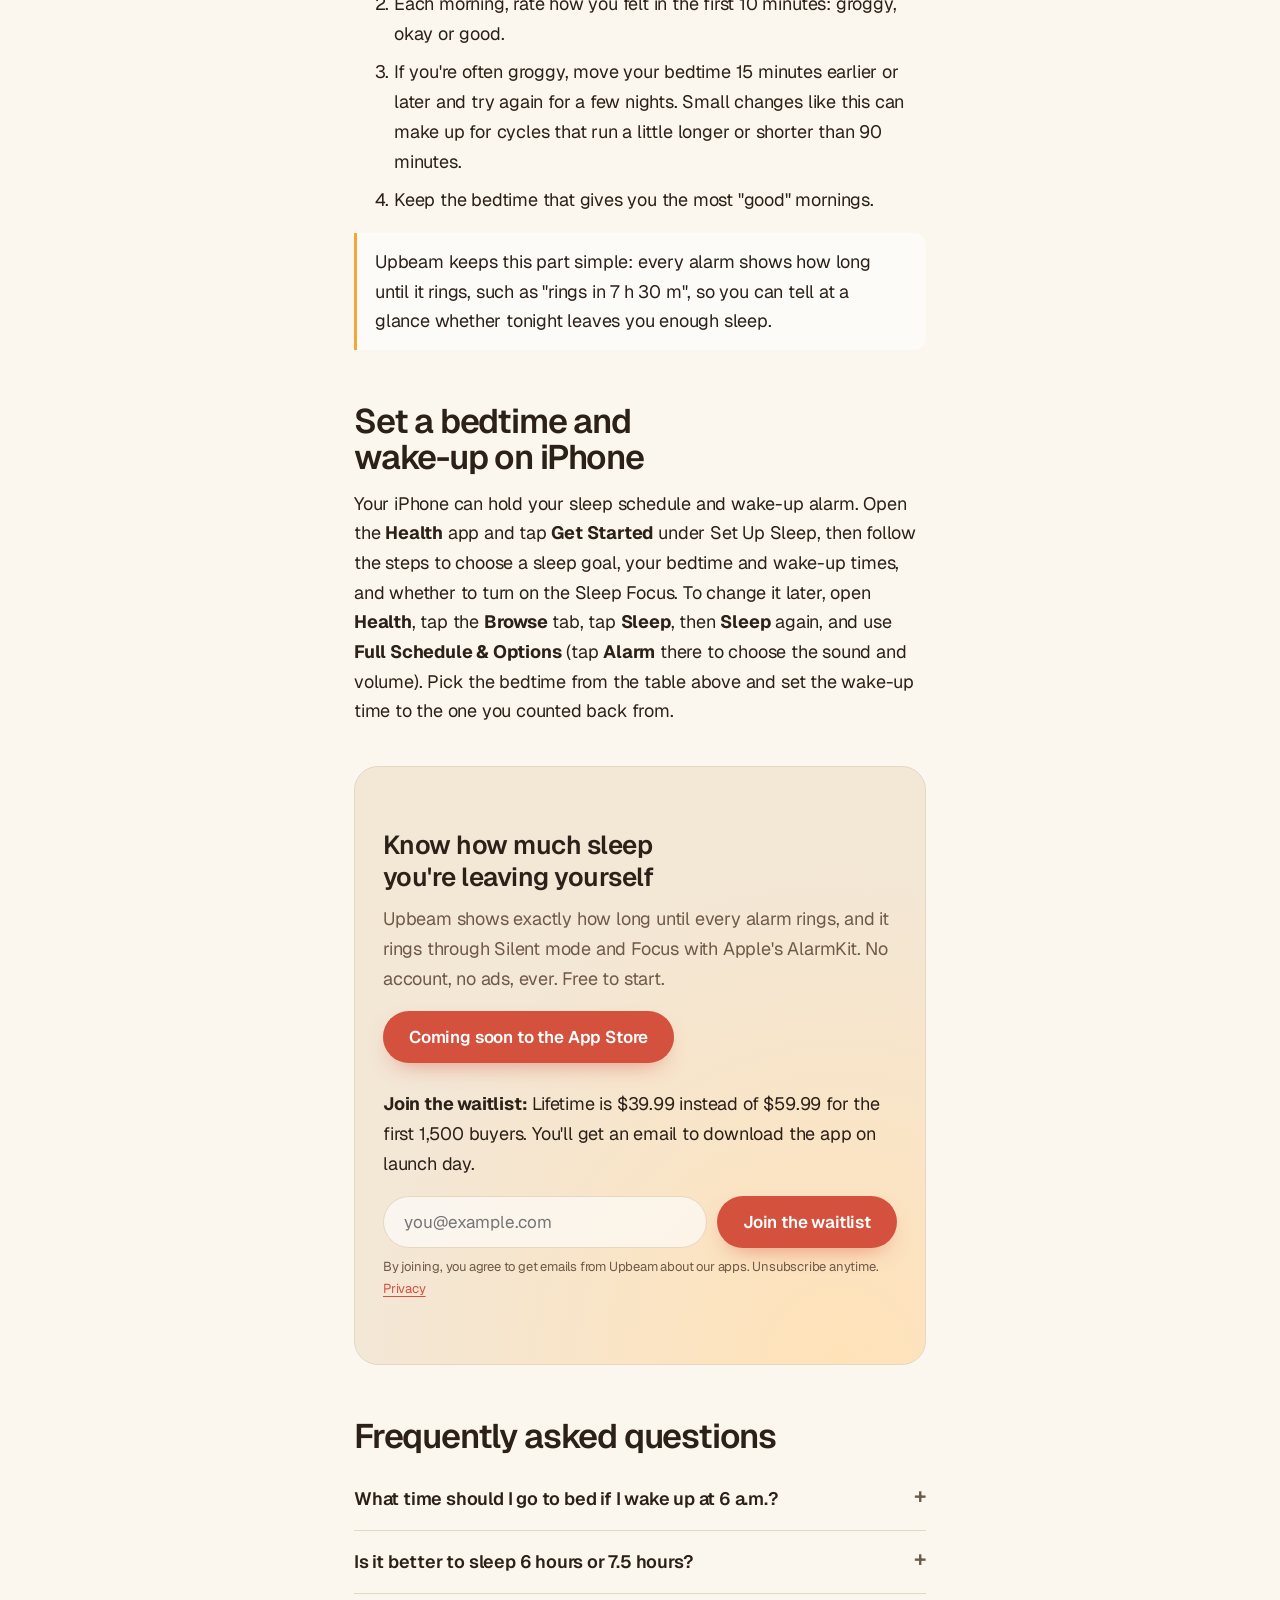
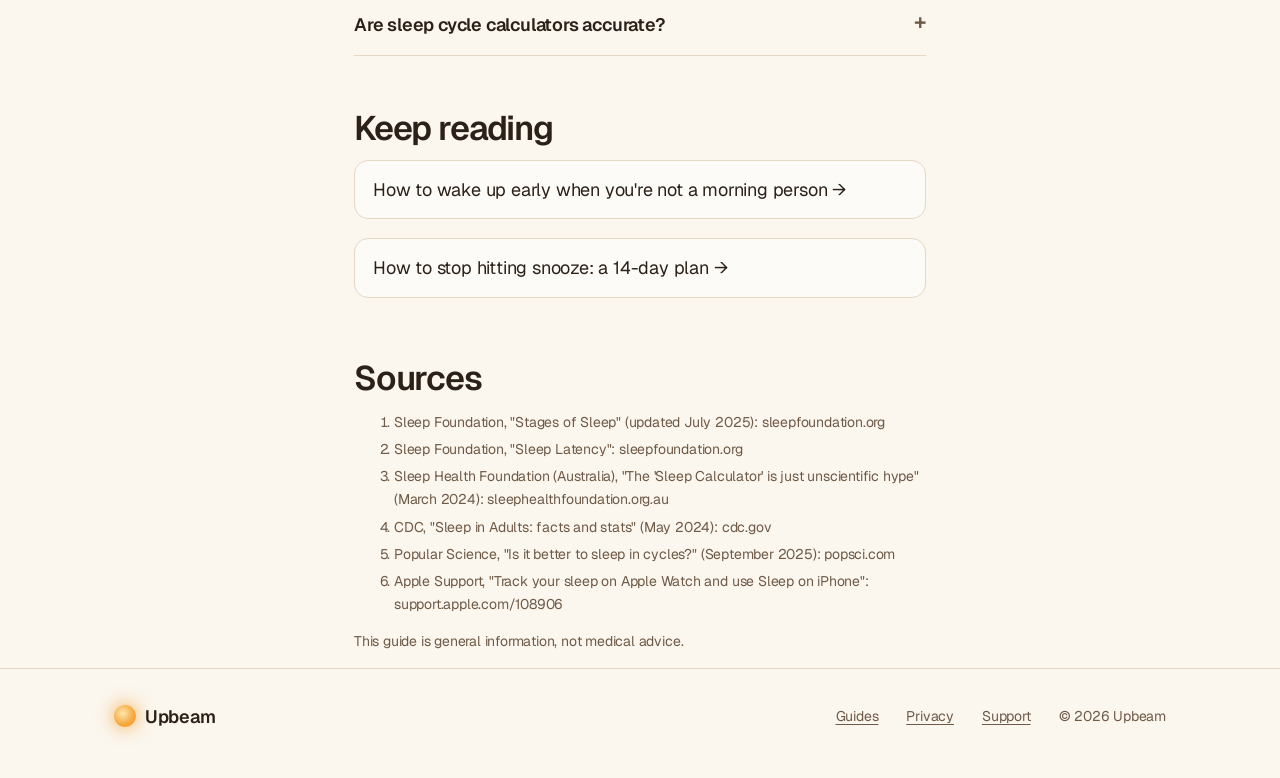
<file: guides/sleep-cycle-calculator.html>
<!DOCTYPE html>
<html lang="en">
<head>
<meta charset="utf-8">
<meta name="viewport" content="width=device-width,initial-scale=1">
<title>Sleep Cycle Calculator: What Time Should I Go to Bed? | Upbeam</title>
<meta name="description" content="Find your bedtime from your wake-up time using 90-minute sleep cycles, with a ready-made table, the simple formula and an honest look at how accurate it is.">
<link rel="canonical" href="https://getupbeam.com/guides/sleep-cycle-calculator.html">
<link rel="icon" href="../favicon.svg" type="image/svg+xml">
<link rel="preconnect" href="https://fonts.googleapis.com"><link rel="preconnect" href="https://fonts.gstatic.com" crossorigin>
<link href="https://fonts.googleapis.com/css2?family=Geist:wght@300..700&display=swap" rel="stylesheet">
<link rel="stylesheet" href="../style.css?v=20261121">
<script type="application/ld+json">{"@context":"https://schema.org","@type":"FAQPage","mainEntity":[
{"@type":"Question","name":"What time should I go to bed if I wake up at 6 a.m.?","acceptedAnswer":{"@type":"Answer","text":"For five 90-minute cycles (7.5 hours of sleep) plus about 15 minutes to fall asleep, get into bed around 10:15 p.m. For six cycles (9 hours), aim for about 8:45 p.m."}},
{"@type":"Question","name":"How long is a sleep cycle?","acceptedAnswer":{"@type":"Answer","text":"About 90 minutes on average, but it varies. The Sleep Foundation describes a first cycle of 70 to 100 minutes and later cycles of 90 to 120 minutes, and most people go through 4 to 6 cycles a night."}},
{"@type":"Question","name":"Are sleep cycle calculators accurate?","acceptedAnswer":{"@type":"Answer","text":"Only roughly. Cycle length and the time it takes to fall asleep change from person to person and night to night, so treat the result as a starting point. Getting enough total sleep and keeping a steady wake time matter more than exact cycle timing."}}
]}</script>
</head>
<body>
<nav class="top"><div class="wrap">
  <a class="logo" href="../index.html"><i></i>Upbeam</a>
  <a class="l" href="index.html">Guides</a>
  <a class="l" href="../support.html">Support</a>
</div></nav>

<article class="article">
<header>
  <div class="crumbs"><a href="../index.html">Upbeam</a> › <a href="index.html">Guides</a> › Sleep</div>
  <h1>Sleep cycle calculator: what time should I go to bed?</h1>
  <p class="sub">7 min read · Updated November 2026</p>
</header>

<div class="tldr"><strong>The short version</strong>
<ul>
  <li>The formula: <strong>wake-up time − (number of cycles × 90 minutes) − 15 minutes</strong> to fall asleep = when to get into bed.</li>
  <li>Aim for <strong>5 cycles (7.5 hours)</strong> or <strong>6 cycles (9 hours)</strong>. Four cycles is only 6 hours, below the 7 hours adults need.</li>
  <li>Cycles vary, so treat the answer as a starting point. If you wake before the alarm and feel fine, your timing is working.</li>
</ul></div>

<p>You know when you have to be up. The question is when to go to bed so the alarm doesn't catch you at the worst possible moment. Sleep cycle calculators answer that by counting back in 90-minute blocks. The idea is sound enough to be useful, as long as you know where it stops being precise. Below you'll find the ready-made table, the formula to work out any time yourself, and how to tune it to your own body.</p>

<h2>Bedtime table: find your wake-up time</h2>
<p>These times assume about 15 minutes to fall asleep and 90-minute cycles. "Get into bed" means lights out and phone down, not starting your evening routine.</p>
<table class="stack">
  <thead><tr><th>Wake up at</th><th>5 cycles (7.5 h sleep)</th><th>6 cycles (9 h sleep)</th></tr></thead>
  <tbody>
    <tr><td>5:30 a.m.</td><td>9:45 p.m.</td><td>8:15 p.m.</td></tr>
    <tr><td>6:00 a.m.</td><td>10:15 p.m.</td><td>8:45 p.m.</td></tr>
    <tr><td>6:30 a.m.</td><td>10:45 p.m.</td><td>9:15 p.m.</td></tr>
    <tr><td>7:00 a.m.</td><td>11:15 p.m.</td><td>9:45 p.m.</td></tr>
    <tr><td>7:30 a.m.</td><td>11:45 p.m.</td><td>10:15 p.m.</td></tr>
    <tr><td>8:00 a.m.</td><td>12:15 a.m.</td><td>10:45 p.m.</td></tr>
  </tbody>
</table>
<p>Going to bed now and want to know when to set the alarm? Run it forward instead: <strong>bedtime + 15 minutes + cycles × 90 minutes</strong>. Lights out at 11:00 p.m. gives a wake time of 6:45 a.m. for five cycles or 8:15 a.m. for six.</p>

<h2>How to work out your own bedtime</h2>
<ol>
  <li><strong>Start with the wake time you can't move.</strong> Work, school or the kids decide this one, so build backwards from it.</li>
  <li><strong>Pick your number of cycles.</strong> Five cycles (7.5 hours) suits most adults. Choose six (9 hours) if you're catching up on sleep, or you know you need more.</li>
  <li><strong>Multiply by 90 minutes and subtract.</strong> Five cycles is 7 hours 30 minutes; six is 9 hours.</li>
  <li><strong>Subtract the time it takes you to fall asleep.</strong> The Sleep Foundation puts normal at about 10 to 20 minutes for a healthy adult, which is why 15 is a sensible default. If you usually lie awake for half an hour, use 30.</li>
  <li><strong>Set a reminder 30 to 60 minutes earlier</strong> so you have time to wind down before that bedtime arrives.</li>
</ol>
<p>Example: you need to be up at 6:45 a.m. and you fall asleep in about 20 minutes. Five cycles back from 6:45 is 11:15 p.m., minus 20 minutes, so lights out at 10:55 p.m.</p>

<h2>What a sleep cycle actually is</h2>
<p>Through the night, your brain moves through a repeating loop of stages. According to the Sleep Foundation, a typical night has 4 to 6 of these cycles, averaging about 90 minutes each:</p>
<ul>
  <li><strong>N1:</strong> the drowsy, lightest stage as you drift off, lasting just a few minutes.</li>
  <li><strong>N2:</strong> light sleep. Your body temperature drops and your heart rate slows. It makes up about half of the night.</li>
  <li><strong>N3:</strong> deep, slow-wave sleep. This is the hardest stage to wake from.</li>
  <li><strong>REM:</strong> the dreaming stage, with an active brain. It's about a quarter of adult sleep.</li>
</ul>
<p>The mix changes as the night goes on. Deep sleep is concentrated in the first half, while REM periods get longer towards morning. That's why an alarm at 3 a.m. feels brutal and one near your natural wake time feels gentler: later in the night you spend more time in lighter stages.</p>
<p>Being woken from deep sleep is one reason for that heavy, groggy feeling called sleep inertia. Timing your alarm to land near the end of a cycle is an attempt to avoid it.</p>

<h2>How accurate is a sleep cycle calculator?</h2>
<p>Roughly accurate, not precisely. It helps to know why:</p>
<ul>
  <li><strong>Cycles aren't exactly 90 minutes.</strong> The Sleep Foundation describes a first cycle of 70 to 100 minutes and later ones of 90 to 120. Australia's Sleep Health Foundation notes that cycle length differs between people and can change from night to night for the same person.</li>
  <li><strong>Falling asleep takes a different time each night.</strong> Stress, caffeine or going to bed before your body clock is ready can all stretch it out.</li>
  <li><strong>Brief night wakings are normal</strong> and push everything later in ways no calculator can predict.</li>
  <li><strong>Age, alcohol and recent sleep change the pattern</strong>, so last week's timing may not fit tonight.</li>
</ul>
<p>Sleep experts interviewed by Popular Science in 2025 made the same point: there's no reliable way to make your cycles run to an exact 90 minutes. So don't treat a calculator as a precise prescription. Its real value is that it makes you plan a bedtime that gives you enough sleep, and that part is well supported.</p>

<h2>What matters more than hitting a cycle</h2>
<h3>Enough total sleep</h3>
<p>The CDC recommends at least 7 hours a night for adults, and in its 2022 survey data between 30% and 46% of adults, depending on the state, got less than that. Five full cycles gets you there. If you're choosing between "4 cycles on the dot" and "about 7.5 hours", always pick the longer night.</p>
<h3>The same wake time every day</h3>
<p>A steady wake time, weekends included, is what anchors your body clock. Once it's anchored, you'll tend to get sleepy at a similar time each night and often surface naturally just before your alarm. That's the best sign your timing is right. Our guide on <a href="how-to-wake-up-early.html">how to wake up early when you're not a morning person</a> shows how to shift that anchor gradually.</p>
<h3>Light in the morning, dim light at night</h3>
<p>Bright light soon after waking and dimmer screens in the last hour before bed help your body clock match the bedtime you've chosen, so you actually fall asleep in those 15 minutes.</p>

<h2>Tune it to your own cycles in a week</h2>
<ol>
  <li>Use the table for 7 nights with the same wake time.</li>
  <li>Each morning, rate how you felt in the first 10 minutes: groggy, okay or good.</li>
  <li>If you're often groggy, move your bedtime 15 minutes earlier or later and try again for a few nights. Small changes like this can make up for cycles that run a little longer or shorter than 90 minutes.</li>
  <li>Keep the bedtime that gives you the most "good" mornings.</li>
</ol>
<div class="note">Upbeam keeps this part simple: every alarm shows how long until it rings, such as "rings in 7 h 30 m", so you can tell at a glance whether tonight leaves you enough sleep.</div>

<h2>Set a bedtime and wake-up on iPhone</h2>
<p>Your iPhone can hold your sleep schedule and wake-up alarm. Open the <strong>Health</strong> app and tap <strong>Get Started</strong> under Set Up Sleep, then follow the steps to choose a sleep goal, your bedtime and wake-up times, and whether to turn on the Sleep Focus. To change it later, open <strong>Health</strong>, tap the <strong>Browse</strong> tab, tap <strong>Sleep</strong>, then <strong>Sleep</strong> again, and use <strong>Full Schedule &amp; Options</strong> (tap <strong>Alarm</strong> there to choose the sound and volume). Pick the bedtime from the table above and set the wake-up time to the one you counted back from.</p>

<div class="cta">
  <h3>Know how much sleep you're leaving yourself</h3>
  <p class="sub">Upbeam shows exactly how long until every alarm rings, and it rings through Silent mode and Focus with Apple's AlarmKit. No account, no ads, ever. Free to start.</p>
  <span class="btn" aria-disabled="true">Coming soon to the App Store</span>
  <p class="wl-lead"><strong>Join the waitlist:</strong> Lifetime is $39.99 instead of $59.99 for the first 1,500 buyers. You'll get an email to download the app on launch day.</p>
  <form class="waitlist" action="/api/waitlist" method="post">
    <div class="row"><input type="email" name="email" required autocomplete="email" placeholder="you@example.com" aria-label="Email address"><button class="btn" type="submit">Join the waitlist</button></div>
    <p class="small wl-fine">By joining, you agree to get emails from Upbeam about our apps. Unsubscribe anytime. <a href="../privacy.html">Privacy</a></p>
    <div class="hp" aria-hidden="true"><label>Website <input type="text" name="website" tabindex="-1" autocomplete="off"></label></div>
    <input type="hidden" name="source" value="guide-sleep-cycle-calculator">
    <p class="wl-msg" role="status" aria-live="polite"></p>
  </form>
</div>

<h2>Frequently asked questions</h2>
<details><summary>What time should I go to bed if I wake up at 6 a.m.?</summary><p>For five cycles (7.5 hours) plus about 15 minutes to fall asleep, get into bed around 10:15 p.m. For six cycles (9 hours), aim for 8:45 p.m.</p></details>
<details><summary>Is it better to sleep 6 hours or 7.5 hours?</summary><p>7.5 hours. Six hours lines up neatly with four cycles, but it's below the 7 hours or more the CDC recommends for adults. More total sleep beats perfect timing.</p></details>
<details><summary>Are sleep cycle calculators accurate?</summary><p>Only roughly. Cycle length and how fast you fall asleep vary from night to night, so use the result as a starting point and adjust it by 15 minutes based on how you feel in the morning.</p></details>

<h2>Keep reading</h2>
<ul class="related">
  <li><a href="how-to-wake-up-early.html">How to wake up early when you're not a morning person →</a></li>
  <li><a href="how-to-stop-hitting-snooze.html">How to stop hitting snooze: a 14-day plan →</a></li>
</ul>

<h2>Sources</h2>
<ol class="sources">
  <li>Sleep Foundation, "Stages of Sleep" (updated July 2025): sleepfoundation.org</li>
  <li>Sleep Foundation, "Sleep Latency": sleepfoundation.org</li>
  <li>Sleep Health Foundation (Australia), "The 'Sleep Calculator' is just unscientific hype" (March 2024): sleephealthfoundation.org.au</li>
  <li>CDC, "Sleep in Adults: facts and stats" (May 2024): cdc.gov</li>
  <li>Popular Science, "Is it better to sleep in cycles?" (September 2025): popsci.com</li>
  <li>Apple Support, "Track your sleep on Apple Watch and use Sleep on iPhone": support.apple.com/108906</li>
</ol>
<p class="small">This guide is general information, not medical advice.</p>
</article>

<footer><div class="wrap">
  <a class="logo" href="../index.html"><i></i>Upbeam</a>
  <a href="index.html">Guides</a><a href="../privacy.html">Privacy</a><a href="../support.html">Support</a>
  <span>© 2026 Upbeam</span>
</div></footer>
<script>{for(const c of document.querySelectorAll('.stack td')){let i=0,p=c;while(p=p.previousElementSibling)i+=p.colSpan;c.dataset.l=c.closest('table').rows[0].cells[i]?.textContent||''}}</script>
<script src="../waitlist.js?v=20261121" defer></script>
</body>
</html>
</file>
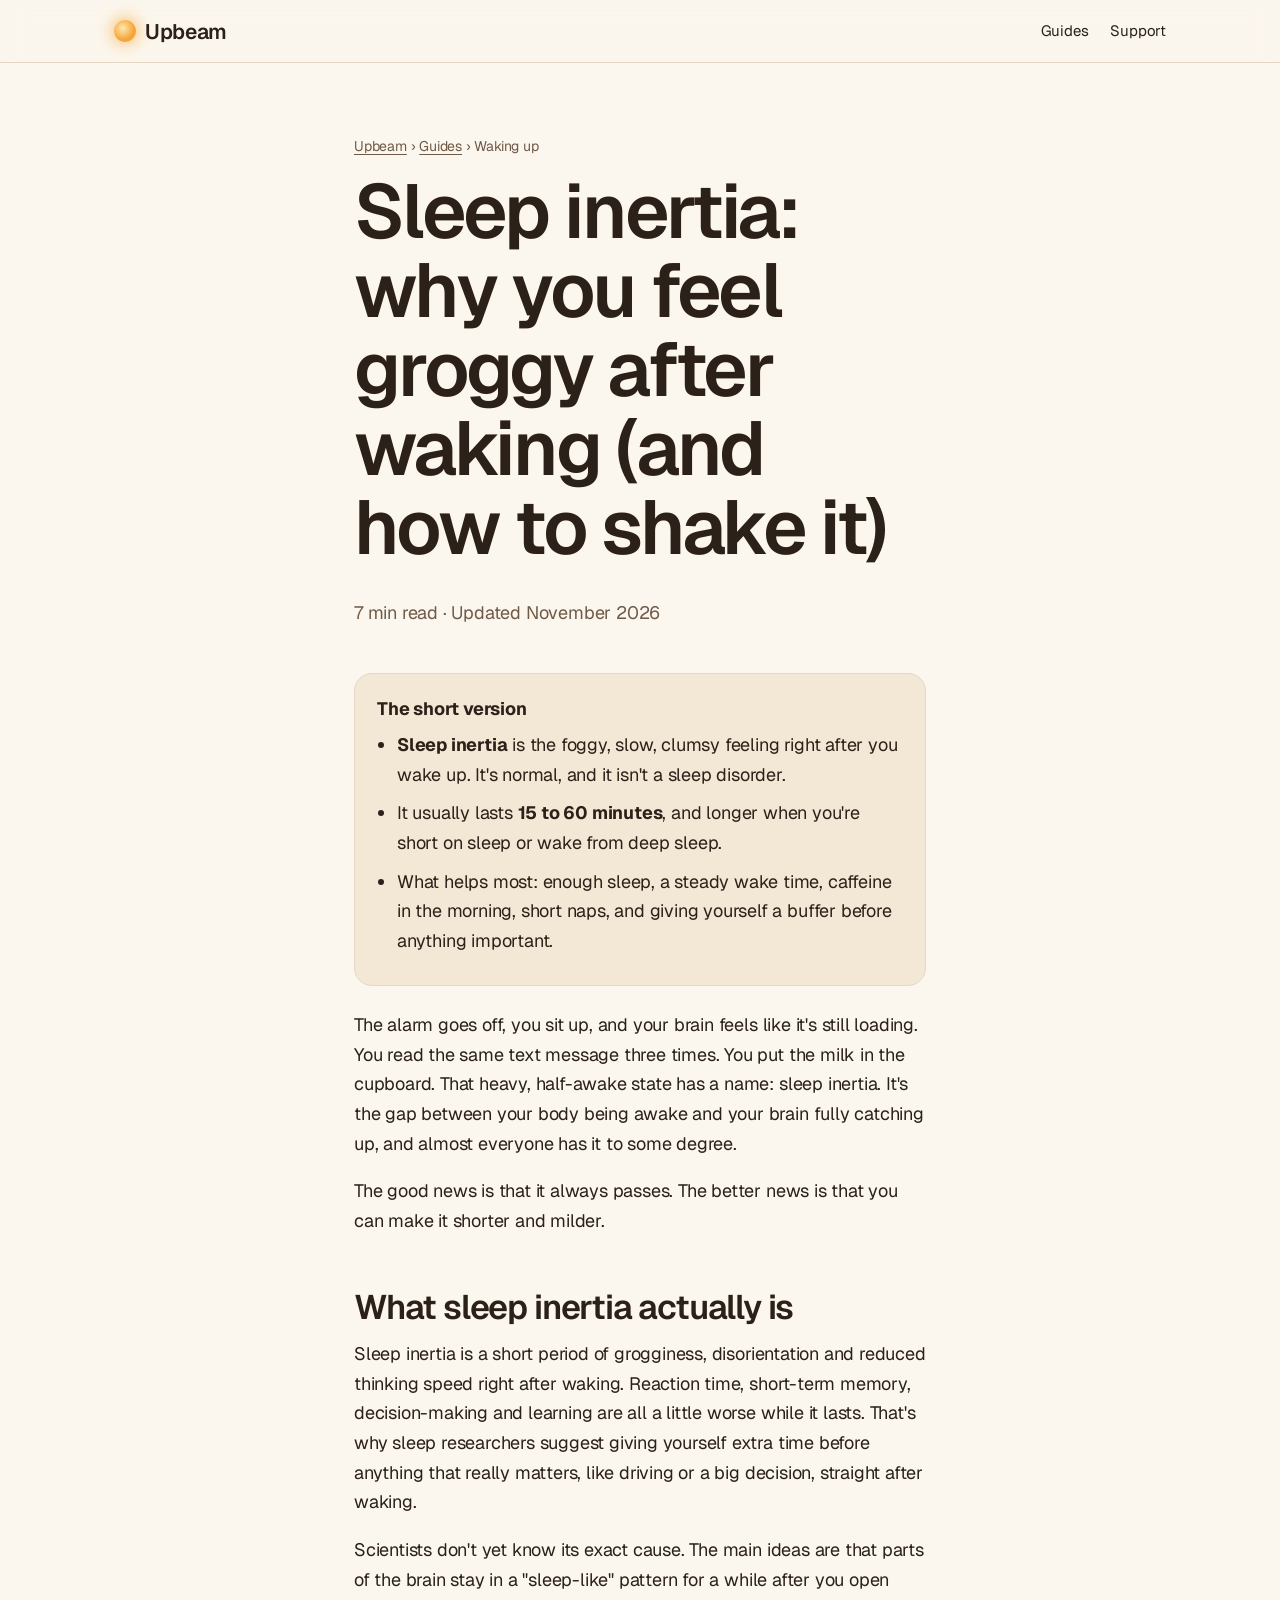
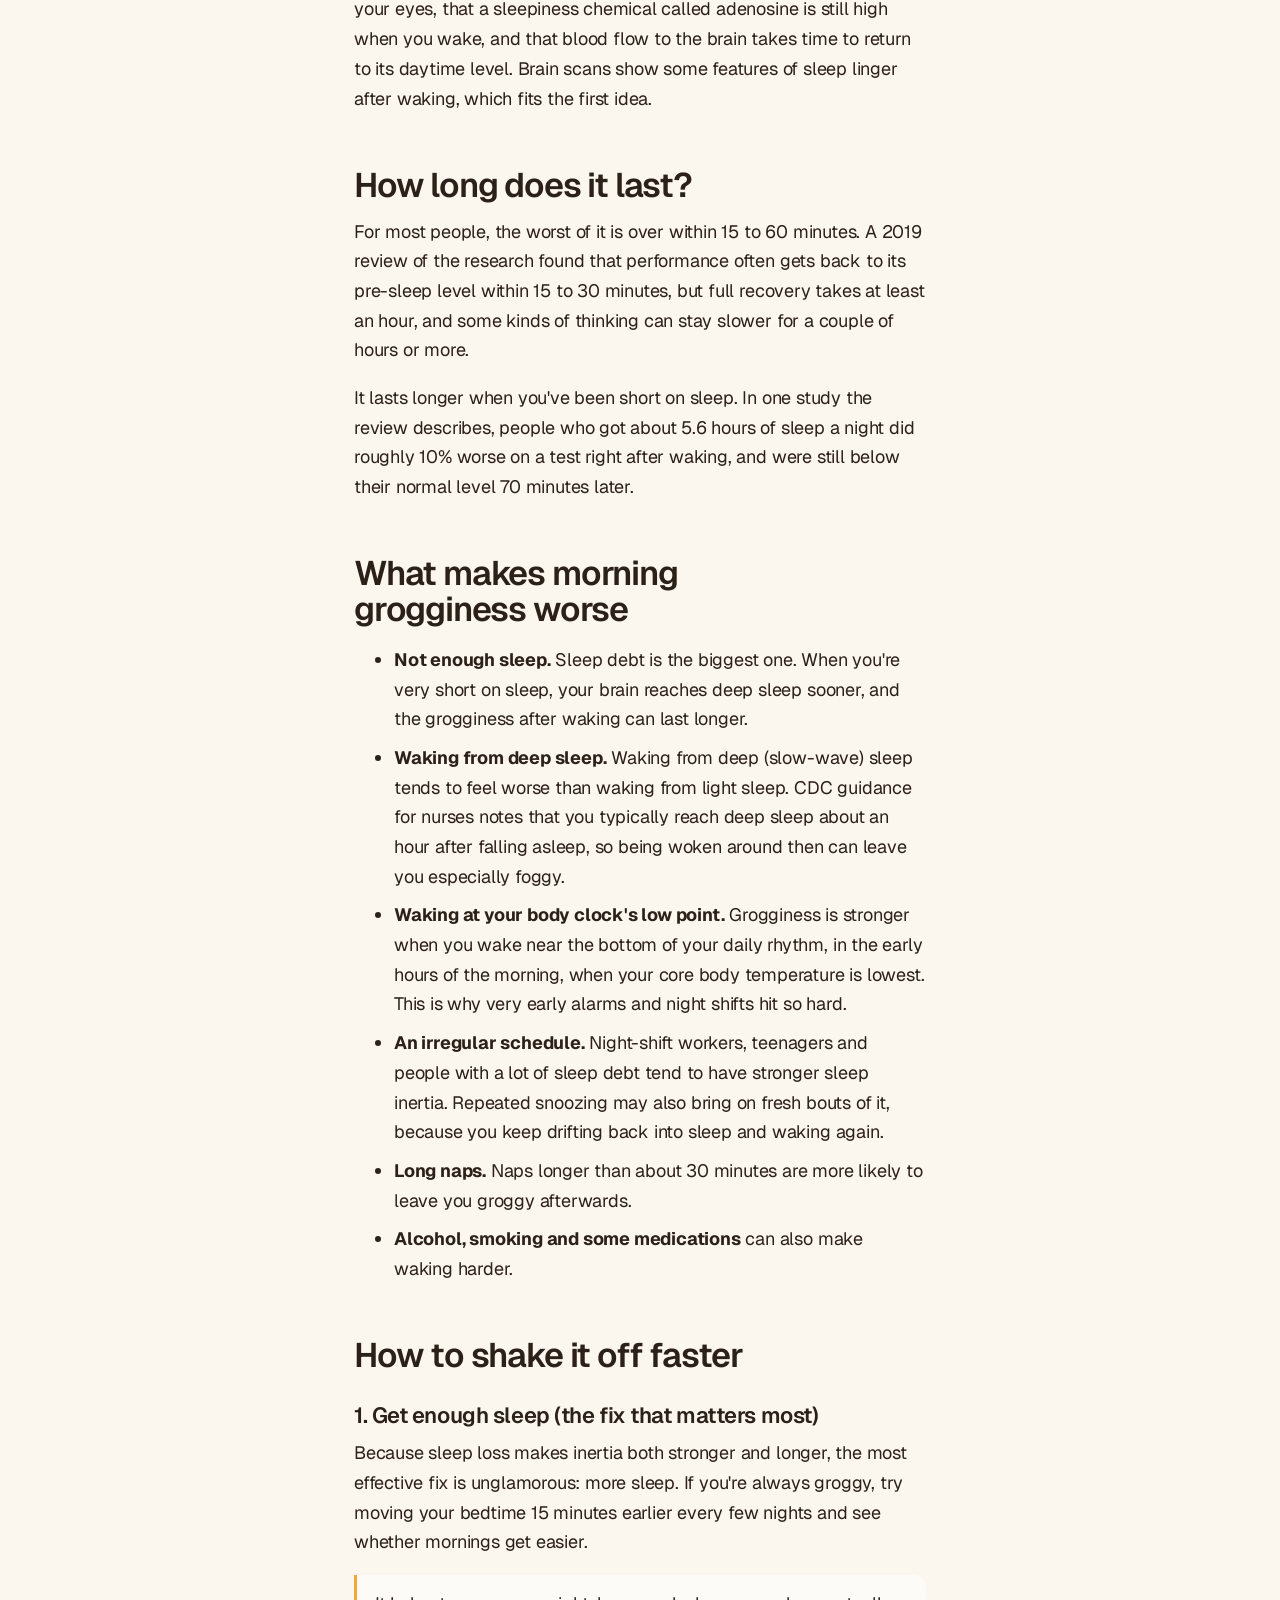
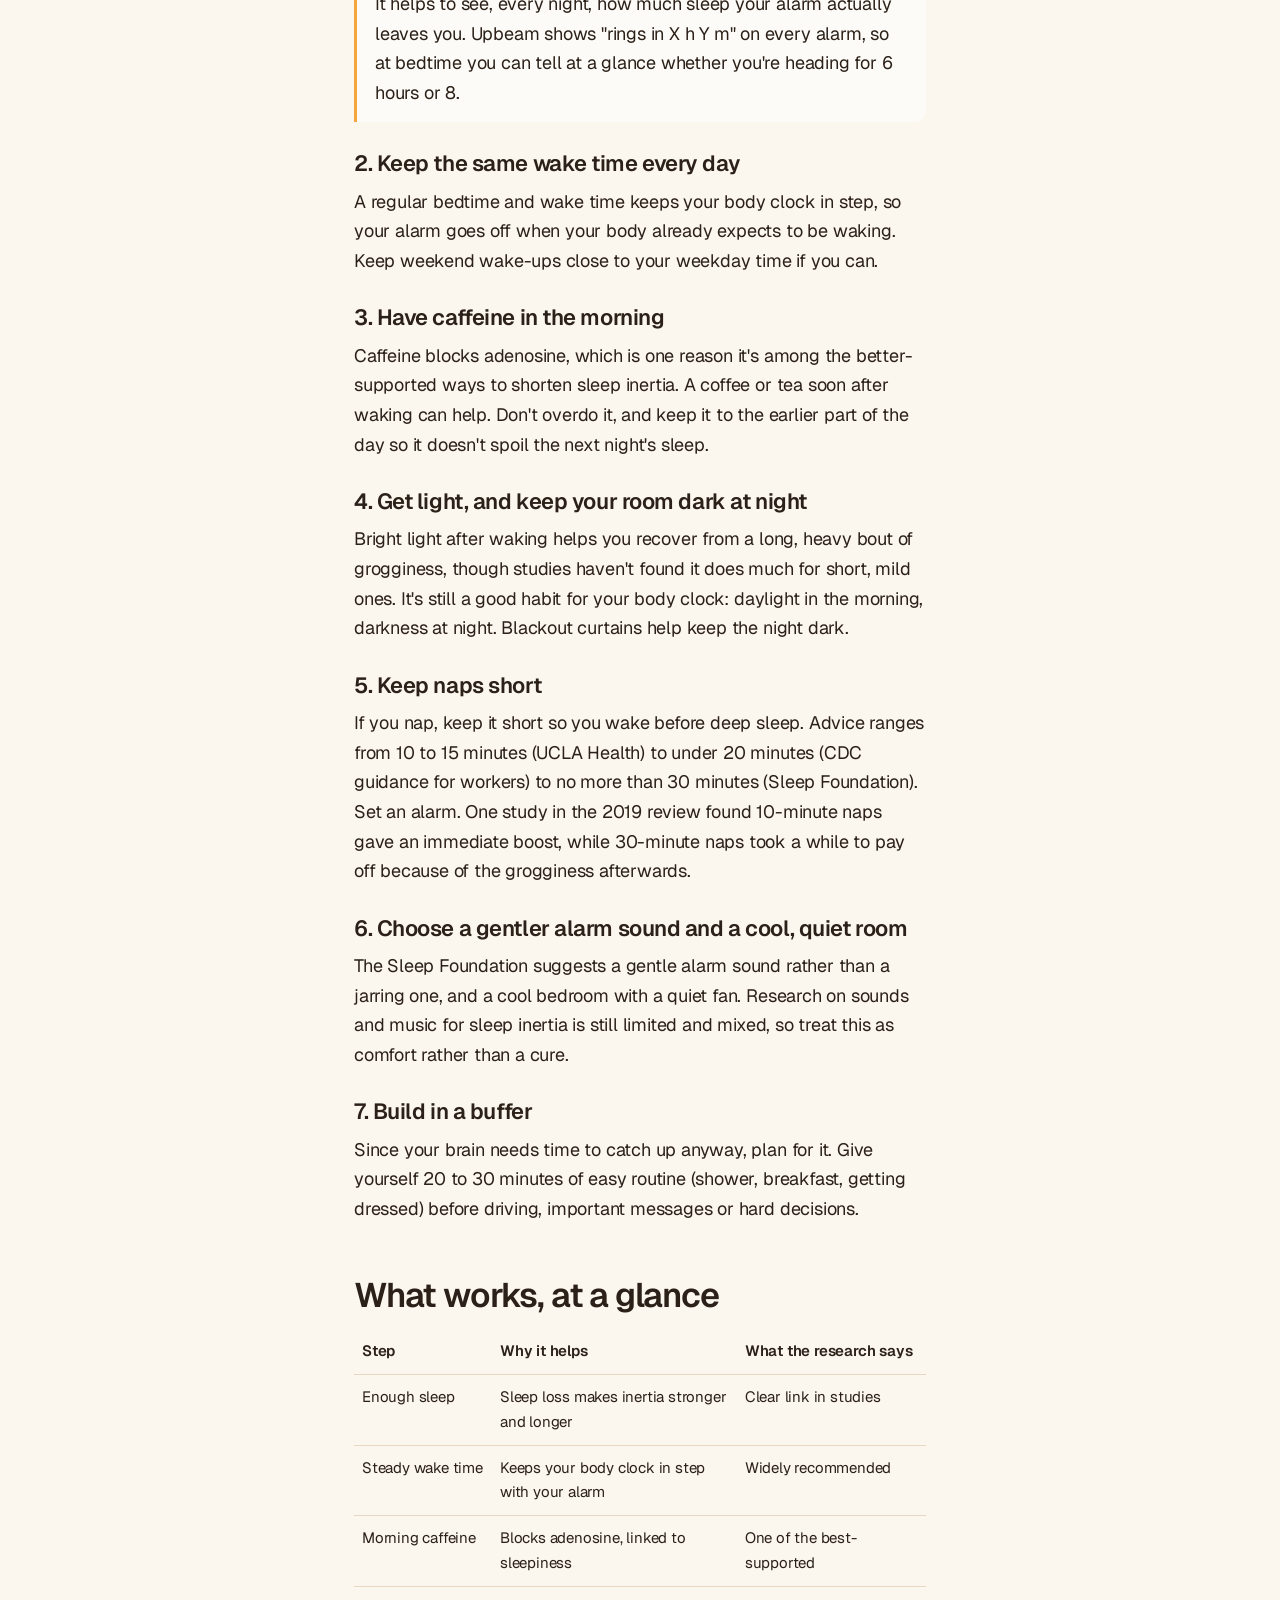
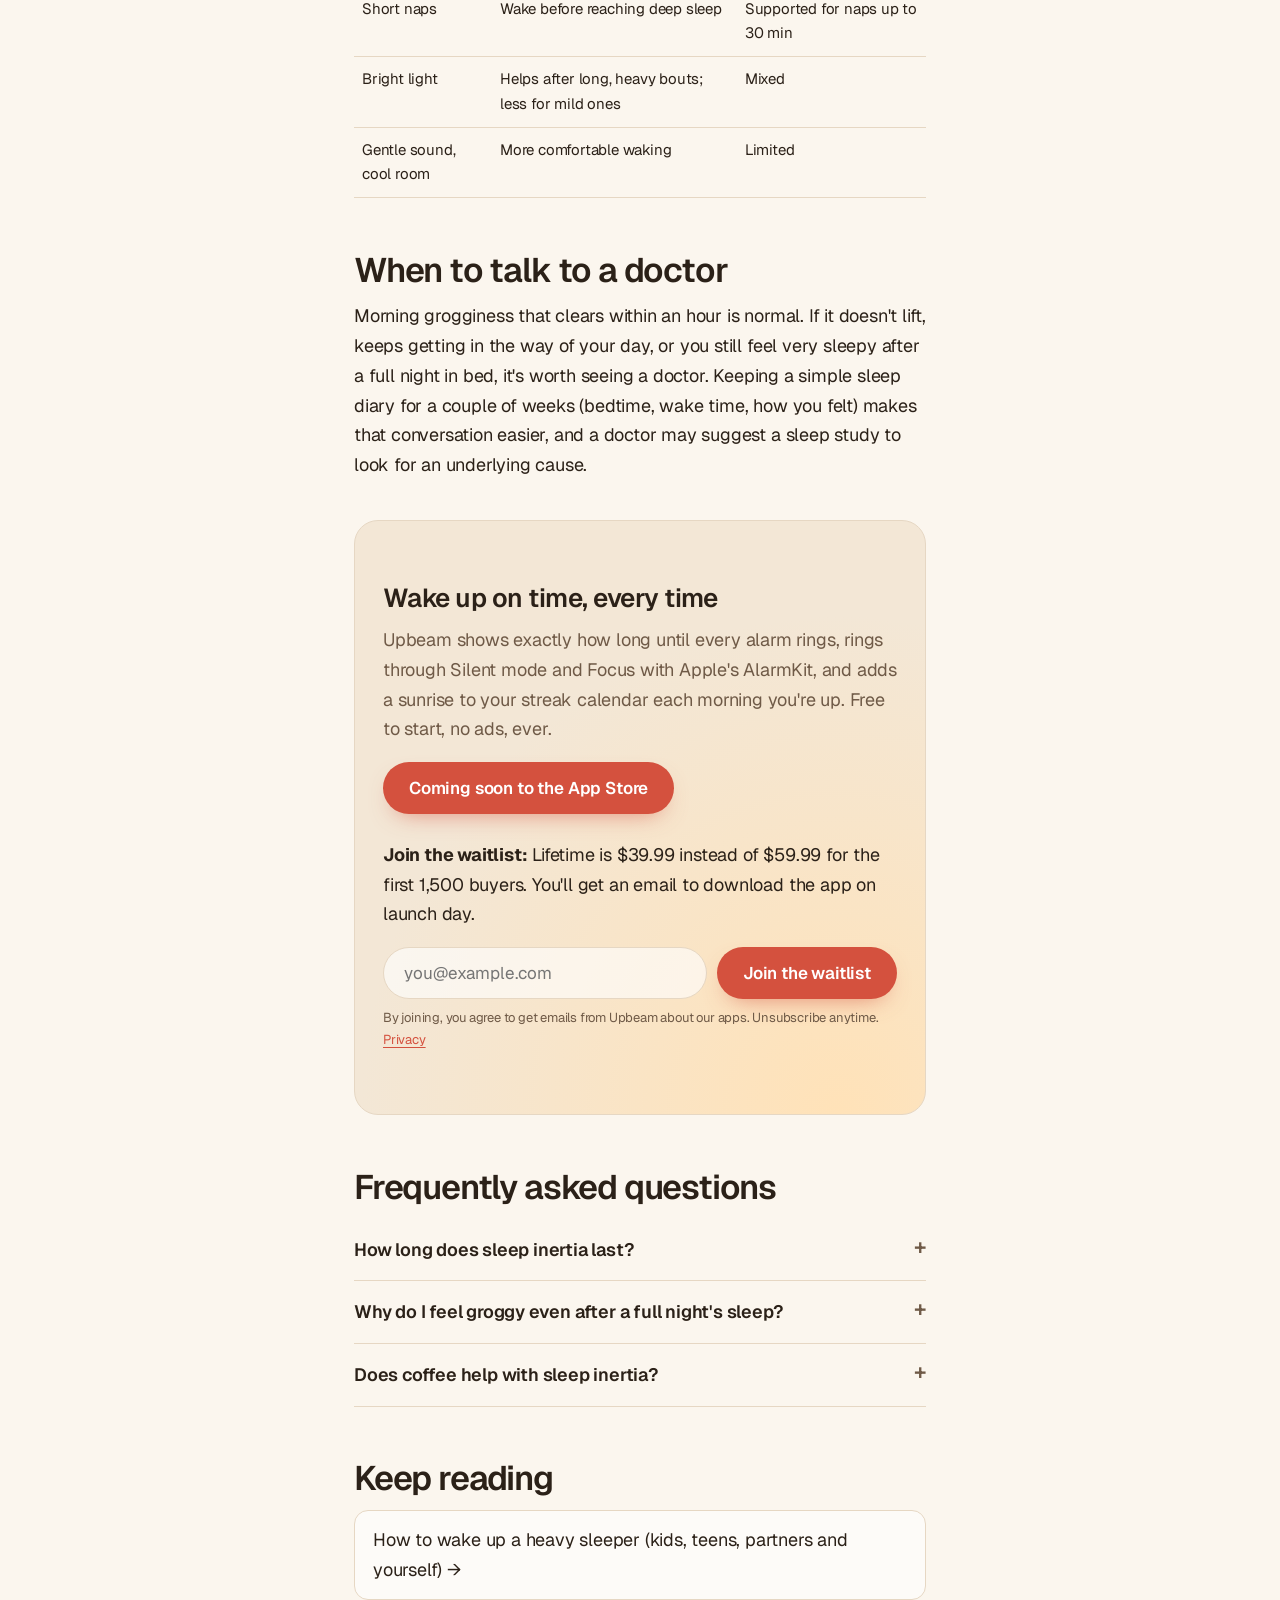
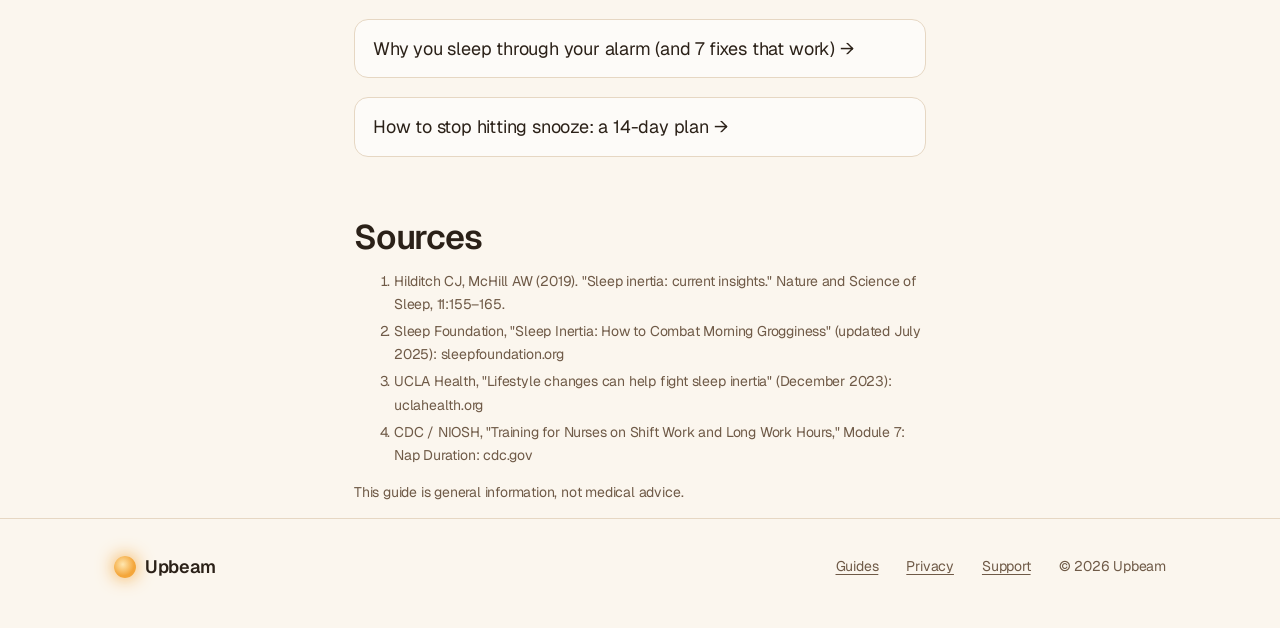
<file: guides/sleep-inertia.html>
<!DOCTYPE html>
<html lang="en">
<head>
<meta charset="utf-8">
<meta name="viewport" content="width=device-width,initial-scale=1">
<title>Sleep Inertia: Why You Feel Groggy After Waking (and How to Shake It) | Upbeam</title>
<meta name="description" content="What sleep inertia is, how long morning grogginess lasts, what makes it worse, and the steps the research supports for shaking it off faster.">
<link rel="canonical" href="https://getupbeam.com/guides/sleep-inertia.html">
<link rel="icon" href="../favicon.svg" type="image/svg+xml">
<link rel="preconnect" href="https://fonts.googleapis.com"><link rel="preconnect" href="https://fonts.gstatic.com" crossorigin>
<link href="https://fonts.googleapis.com/css2?family=Geist:wght@300..700&display=swap" rel="stylesheet">
<link rel="stylesheet" href="../style.css?v=20261121">
<script type="application/ld+json">{"@context":"https://schema.org","@type":"FAQPage","mainEntity":[
{"@type":"Question","name":"How long does sleep inertia last?","acceptedAnswer":{"@type":"Answer","text":"Usually 15 to 60 minutes. Much of the slowness clears in the first 15 to 30 minutes, but research suggests full recovery takes at least an hour, and after short sleep it can last a few hours."}},
{"@type":"Question","name":"Why do I feel groggy even after a full night's sleep?","acceptedAnswer":{"@type":"Answer","text":"Sleep inertia happens to well-rested people too. It is stronger if your alarm wakes you from deep sleep, if you wake at an unusual time for your body clock, or if you have been short on sleep for several nights."}},
{"@type":"Question","name":"Does coffee help with sleep inertia?","acceptedAnswer":{"@type":"Answer","text":"Yes. Caffeine is one of the better-supported countermeasures, because it blocks adenosine, a chemical linked to sleepiness. Keep it to the morning so it doesn't disturb the next night's sleep."}}
]}</script>
</head>
<body>
<nav class="top"><div class="wrap">
  <a class="logo" href="../index.html"><i></i>Upbeam</a>
  <a class="l" href="index.html">Guides</a>
  <a class="l" href="../support.html">Support</a>
</div></nav>

<article class="article">
<header>
  <div class="crumbs"><a href="../index.html">Upbeam</a> › <a href="index.html">Guides</a> › Waking up</div>
  <h1>Sleep inertia: why you feel groggy after waking (and how to shake it)</h1>
  <p class="sub">7 min read · Updated November 2026</p>
</header>

<div class="tldr"><strong>The short version</strong>
<ul>
  <li><strong>Sleep inertia</strong> is the foggy, slow, clumsy feeling right after you wake up. It's normal, and it isn't a sleep disorder.</li>
  <li>It usually lasts <strong>15 to 60 minutes</strong>, and longer when you're short on sleep or wake from deep sleep.</li>
  <li>What helps most: enough sleep, a steady wake time, caffeine in the morning, short naps, and giving yourself a buffer before anything important.</li>
</ul></div>

<p>The alarm goes off, you sit up, and your brain feels like it's still loading. You read the same text message three times. You put the milk in the cupboard. That heavy, half-awake state has a name: sleep inertia. It's the gap between your body being awake and your brain fully catching up, and almost everyone has it to some degree.</p>
<p>The good news is that it always passes. The better news is that you can make it shorter and milder.</p>

<h2>What sleep inertia actually is</h2>
<p>Sleep inertia is a short period of grogginess, disorientation and reduced thinking speed right after waking. Reaction time, short-term memory, decision-making and learning are all a little worse while it lasts. That's why sleep researchers suggest giving yourself extra time before anything that really matters, like driving or a big decision, straight after waking.</p>
<p>Scientists don't yet know its exact cause. The main ideas are that parts of the brain stay in a "sleep-like" pattern for a while after you open your eyes, that a sleepiness chemical called adenosine is still high when you wake, and that blood flow to the brain takes time to return to its daytime level. Brain scans show some features of sleep linger after waking, which fits the first idea.</p>

<h2>How long does it last?</h2>
<p>For most people, the worst of it is over within 15 to 60 minutes. A 2019 review of the research found that performance often gets back to its pre-sleep level within 15 to 30 minutes, but full recovery takes at least an hour, and some kinds of thinking can stay slower for a couple of hours or more.</p>
<p>It lasts longer when you've been short on sleep. In one study the review describes, people who got about 5.6 hours of sleep a night did roughly 10% worse on a test right after waking, and were still below their normal level 70 minutes later.</p>

<h2>What makes morning grogginess worse</h2>
<ul>
  <li><strong>Not enough sleep.</strong> Sleep debt is the biggest one. When you're very short on sleep, your brain reaches deep sleep sooner, and the grogginess after waking can last longer.</li>
  <li><strong>Waking from deep sleep.</strong> Waking from deep (slow-wave) sleep tends to feel worse than waking from light sleep. CDC guidance for nurses notes that you typically reach deep sleep about an hour after falling asleep, so being woken around then can leave you especially foggy.</li>
  <li><strong>Waking at your body clock's low point.</strong> Grogginess is stronger when you wake near the bottom of your daily rhythm, in the early hours of the morning, when your core body temperature is lowest. This is why very early alarms and night shifts hit so hard.</li>
  <li><strong>An irregular schedule.</strong> Night-shift workers, teenagers and people with a lot of sleep debt tend to have stronger sleep inertia. Repeated snoozing may also bring on fresh bouts of it, because you keep drifting back into sleep and waking again.</li>
  <li><strong>Long naps.</strong> Naps longer than about 30 minutes are more likely to leave you groggy afterwards.</li>
  <li><strong>Alcohol, smoking and some medications</strong> can also make waking harder.</li>
</ul>

<h2>How to shake it off faster</h2>

<h3>1. Get enough sleep (the fix that matters most)</h3>
<p>Because sleep loss makes inertia both stronger and longer, the most effective fix is unglamorous: more sleep. If you're always groggy, try moving your bedtime 15 minutes earlier every few nights and see whether mornings get easier.</p>
<div class="note">It helps to see, every night, how much sleep your alarm actually leaves you. Upbeam shows "rings in X h Y m" on every alarm, so at bedtime you can tell at a glance whether you're heading for 6 hours or 8.</div>

<h3>2. Keep the same wake time every day</h3>
<p>A regular bedtime and wake time keeps your body clock in step, so your alarm goes off when your body already expects to be waking. Keep weekend wake-ups close to your weekday time if you can.</p>

<h3>3. Have caffeine in the morning</h3>
<p>Caffeine blocks adenosine, which is one reason it's among the better-supported ways to shorten sleep inertia. A coffee or tea soon after waking can help. Don't overdo it, and keep it to the earlier part of the day so it doesn't spoil the next night's sleep.</p>

<h3>4. Get light, and keep your room dark at night</h3>
<p>Bright light after waking helps you recover from a long, heavy bout of grogginess, though studies haven't found it does much for short, mild ones. It's still a good habit for your body clock: daylight in the morning, darkness at night. Blackout curtains help keep the night dark.</p>

<h3>5. Keep naps short</h3>
<p>If you nap, keep it short so you wake before deep sleep. Advice ranges from 10 to 15 minutes (UCLA Health) to under 20 minutes (CDC guidance for workers) to no more than 30 minutes (Sleep Foundation). Set an alarm. One study in the 2019 review found 10-minute naps gave an immediate boost, while 30-minute naps took a while to pay off because of the grogginess afterwards.</p>

<h3>6. Choose a gentler alarm sound and a cool, quiet room</h3>
<p>The Sleep Foundation suggests a gentle alarm sound rather than a jarring one, and a cool bedroom with a quiet fan. Research on sounds and music for sleep inertia is still limited and mixed, so treat this as comfort rather than a cure.</p>

<h3>7. Build in a buffer</h3>
<p>Since your brain needs time to catch up anyway, plan for it. Give yourself 20 to 30 minutes of easy routine (shower, breakfast, getting dressed) before driving, important messages or hard decisions.</p>

<h2>What works, at a glance</h2>
<table class="stack">
  <thead><tr><th>Step</th><th>Why it helps</th><th>What the research says</th></tr></thead>
  <tbody>
    <tr><td>Enough sleep</td><td>Sleep loss makes inertia stronger and longer</td><td>Clear link in studies</td></tr>
    <tr><td>Steady wake time</td><td>Keeps your body clock in step with your alarm</td><td>Widely recommended</td></tr>
    <tr><td>Morning caffeine</td><td>Blocks adenosine, linked to sleepiness</td><td>One of the best-supported</td></tr>
    <tr><td>Short naps</td><td>Wake before reaching deep sleep</td><td>Supported for naps up to 30 min</td></tr>
    <tr><td>Bright light</td><td>Helps after long, heavy bouts; less for mild ones</td><td>Mixed</td></tr>
    <tr><td>Gentle sound, cool room</td><td>More comfortable waking</td><td>Limited</td></tr>
  </tbody>
</table>

<h2>When to talk to a doctor</h2>
<p>Morning grogginess that clears within an hour is normal. If it doesn't lift, keeps getting in the way of your day, or you still feel very sleepy after a full night in bed, it's worth seeing a doctor. Keeping a simple sleep diary for a couple of weeks (bedtime, wake time, how you felt) makes that conversation easier, and a doctor may suggest a sleep study to look for an underlying cause.</p>

<div class="cta">
  <h3>Wake up on time, every time</h3>
  <p class="sub">Upbeam shows exactly how long until every alarm rings, rings through Silent mode and Focus with Apple's AlarmKit, and adds a sunrise to your streak calendar each morning you're up. Free to start, no ads, ever.</p>
  <span class="btn" aria-disabled="true">Coming soon to the App Store</span>
  <p class="wl-lead"><strong>Join the waitlist:</strong> Lifetime is $39.99 instead of $59.99 for the first 1,500 buyers. You'll get an email to download the app on launch day.</p>
  <form class="waitlist" action="/api/waitlist" method="post">
    <div class="row"><input type="email" name="email" required autocomplete="email" placeholder="you@example.com" aria-label="Email address"><button class="btn" type="submit">Join the waitlist</button></div>
    <p class="small wl-fine">By joining, you agree to get emails from Upbeam about our apps. Unsubscribe anytime. <a href="../privacy.html">Privacy</a></p>
    <div class="hp" aria-hidden="true"><label>Website <input type="text" name="website" tabindex="-1" autocomplete="off"></label></div>
    <input type="hidden" name="source" value="guide-sleep-inertia">
    <p class="wl-msg" role="status" aria-live="polite"></p>
  </form>
</div>

<h2>Frequently asked questions</h2>
<details><summary>How long does sleep inertia last?</summary><p>Usually 15 to 60 minutes. Much of the slowness clears in the first 15 to 30 minutes, but research suggests full recovery takes at least an hour, and after short sleep it can last a few hours.</p></details>
<details><summary>Why do I feel groggy even after a full night's sleep?</summary><p>Sleep inertia happens to well-rested people too. It's stronger if your alarm wakes you from deep sleep, if you wake at an unusual time for your body clock, or if you've been short on sleep for several nights.</p></details>
<details><summary>Does coffee help with sleep inertia?</summary><p>Yes. Caffeine is one of the better-supported countermeasures, because it blocks adenosine, a chemical linked to sleepiness. Keep it to the morning so it doesn't disturb the next night's sleep.</p></details>

<h2>Keep reading</h2>
<ul class="related">
  <li><a href="how-to-wake-up-a-heavy-sleeper.html">How to wake up a heavy sleeper (kids, teens, partners and yourself) →</a></li>
  <li><a href="why-you-sleep-through-your-alarm.html">Why you sleep through your alarm (and 7 fixes that work) →</a></li>
  <li><a href="how-to-stop-hitting-snooze.html">How to stop hitting snooze: a 14-day plan →</a></li>
</ul>

<h2>Sources</h2>
<ol class="sources">
  <li>Hilditch CJ, McHill AW (2019). "Sleep inertia: current insights." Nature and Science of Sleep, 11:155–165.</li>
  <li>Sleep Foundation, "Sleep Inertia: How to Combat Morning Grogginess" (updated July 2025): sleepfoundation.org</li>
  <li>UCLA Health, "Lifestyle changes can help fight sleep inertia" (December 2023): uclahealth.org</li>
  <li>CDC / NIOSH, "Training for Nurses on Shift Work and Long Work Hours," Module 7: Nap Duration: cdc.gov</li>
</ol>
<p class="small">This guide is general information, not medical advice.</p>
</article>

<footer><div class="wrap">
  <a class="logo" href="../index.html"><i></i>Upbeam</a>
  <a href="index.html">Guides</a><a href="../privacy.html">Privacy</a><a href="../support.html">Support</a>
  <span>© 2026 Upbeam</span>
</div></footer>
<script>{for(const c of document.querySelectorAll('.stack td')){let i=0,p=c;while(p=p.previousElementSibling)i+=p.colSpan;c.dataset.l=c.closest('table').rows[0].cells[i]?.textContent||''}}</script>
<script src="../waitlist.js?v=20261121" defer></script>
</body>
</html>
</file>
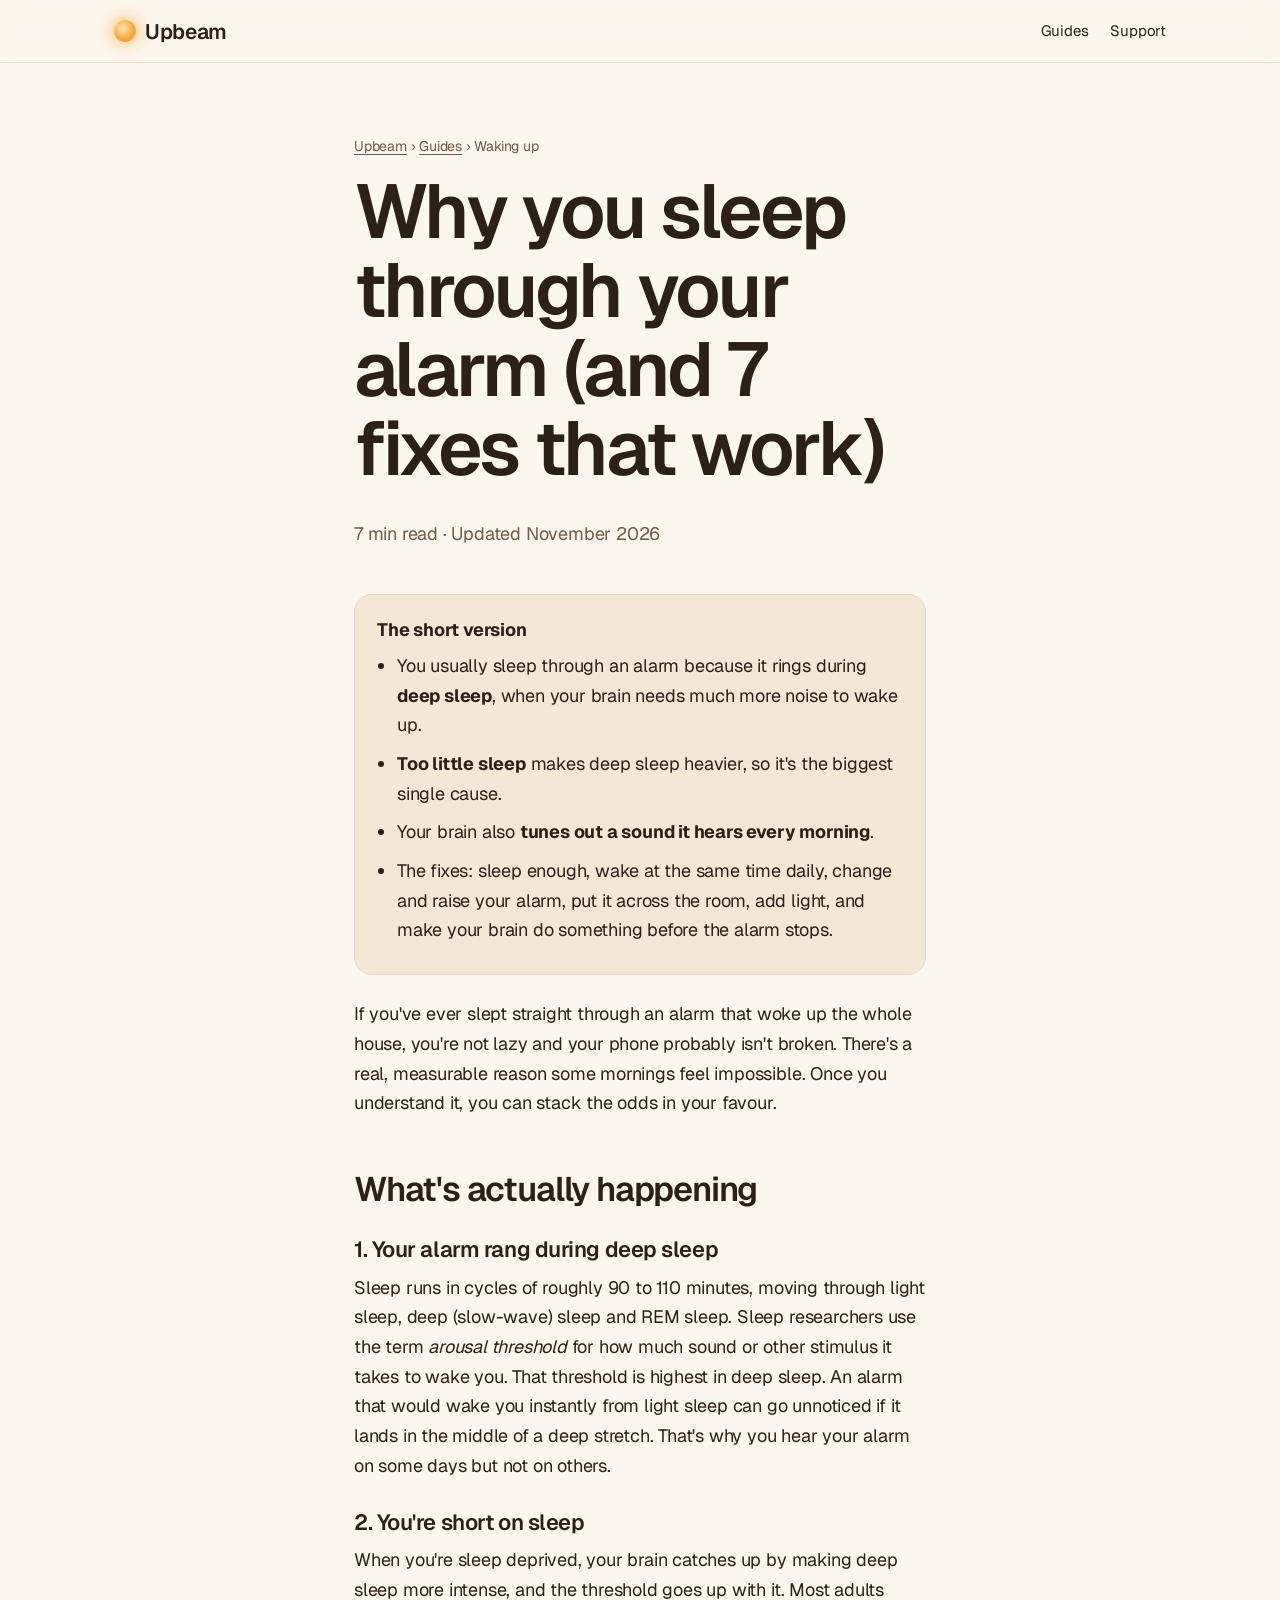
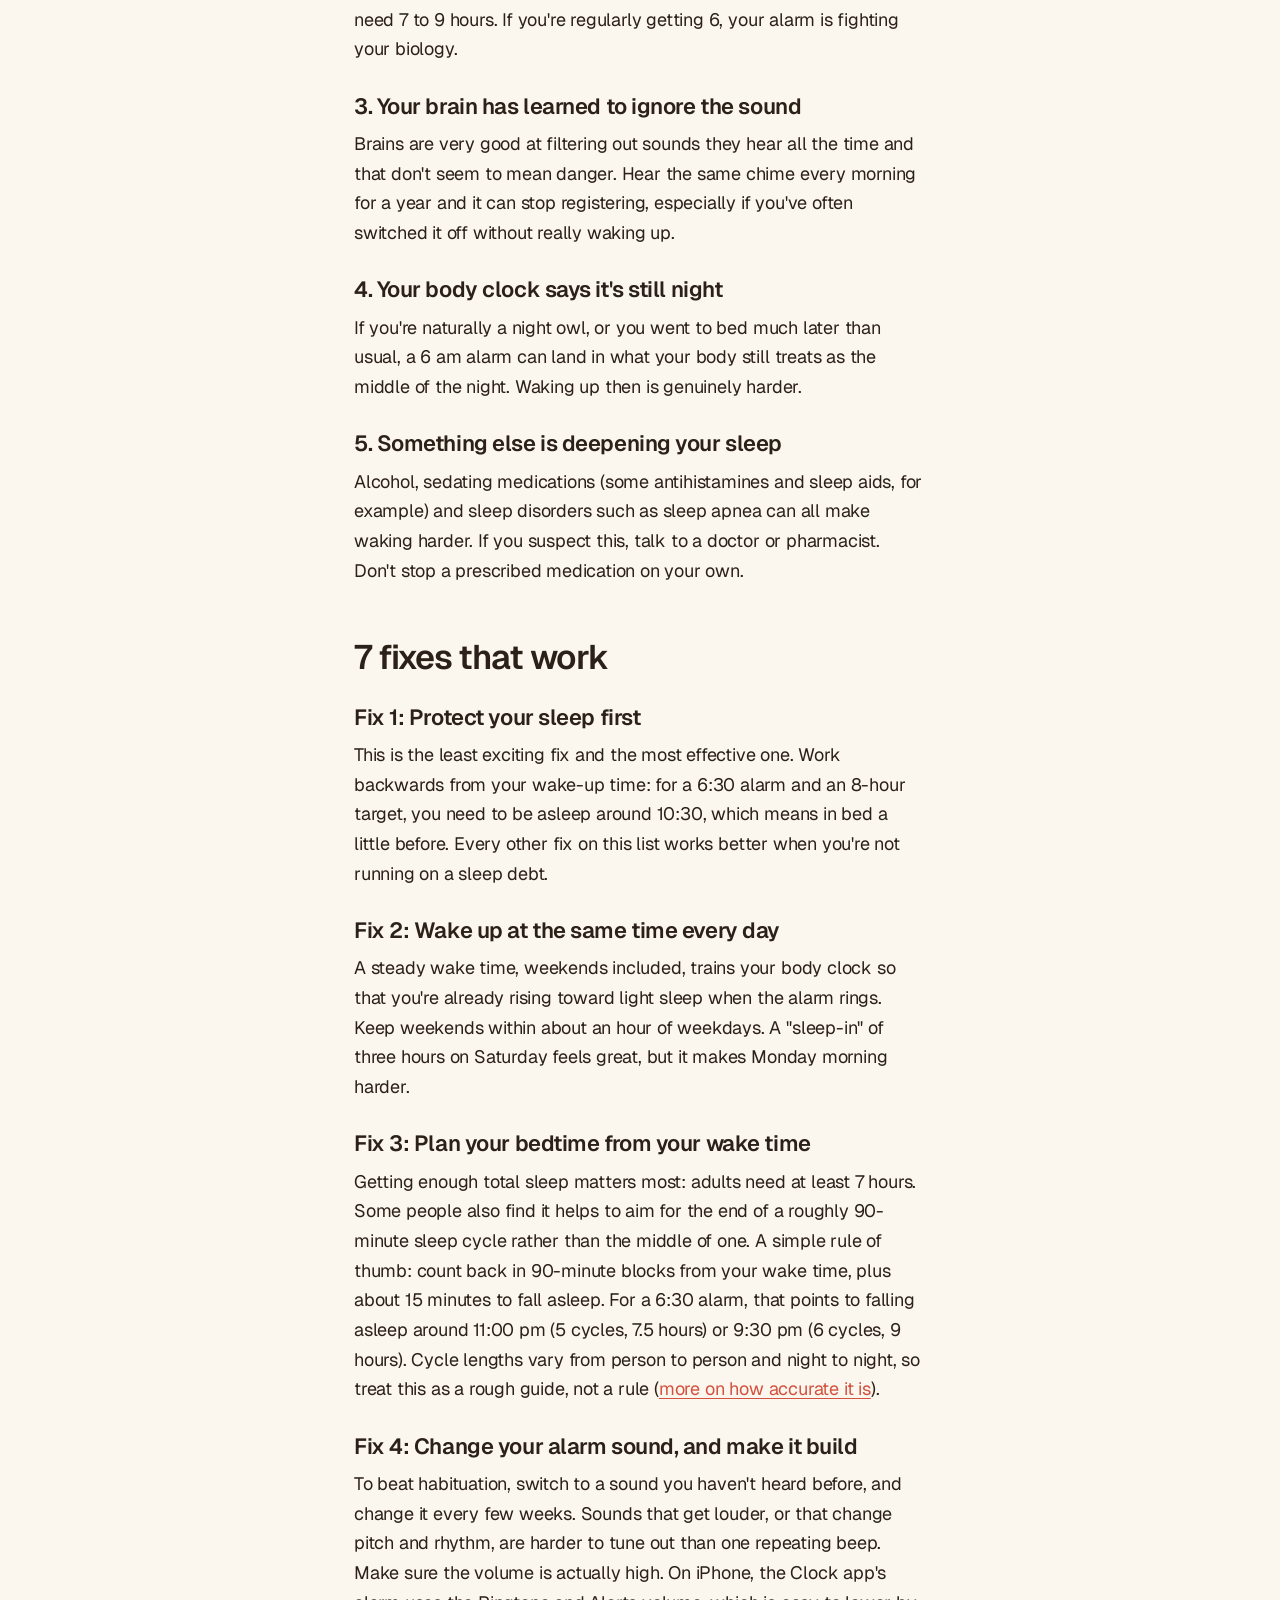
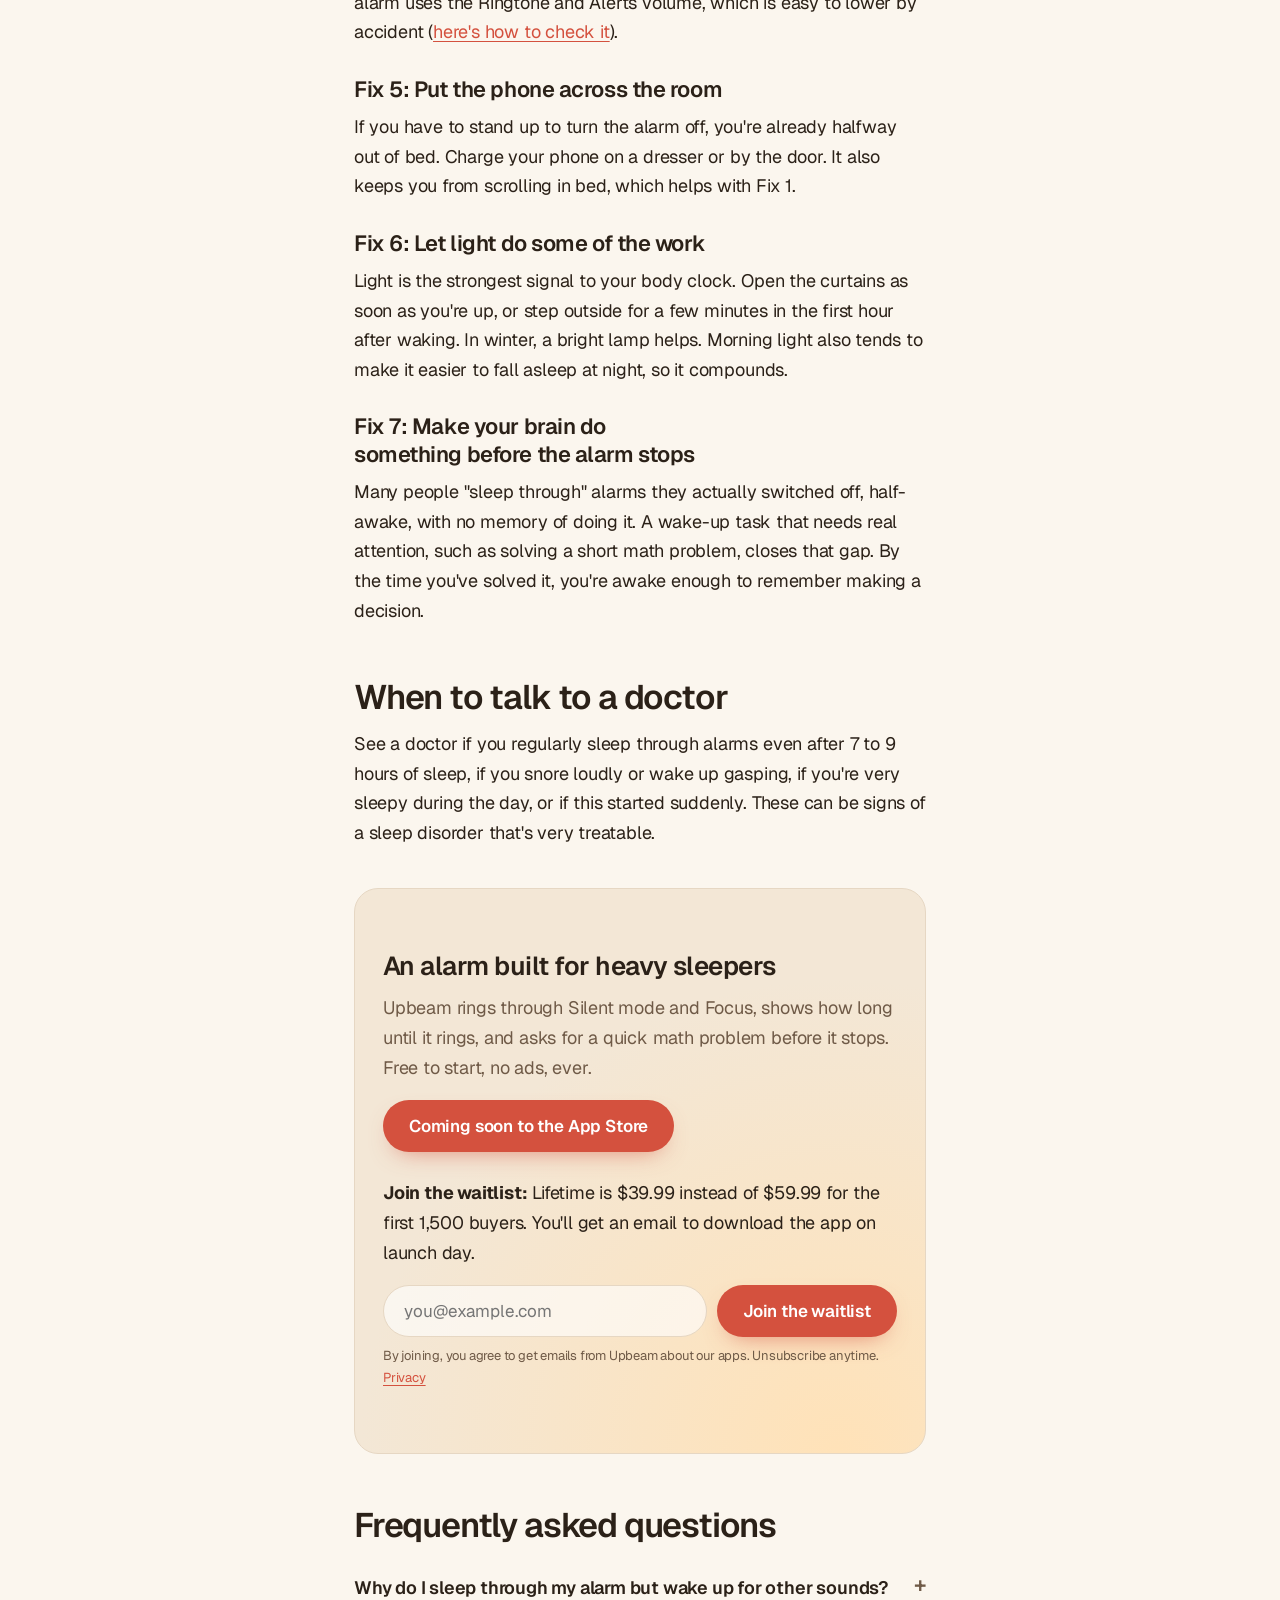
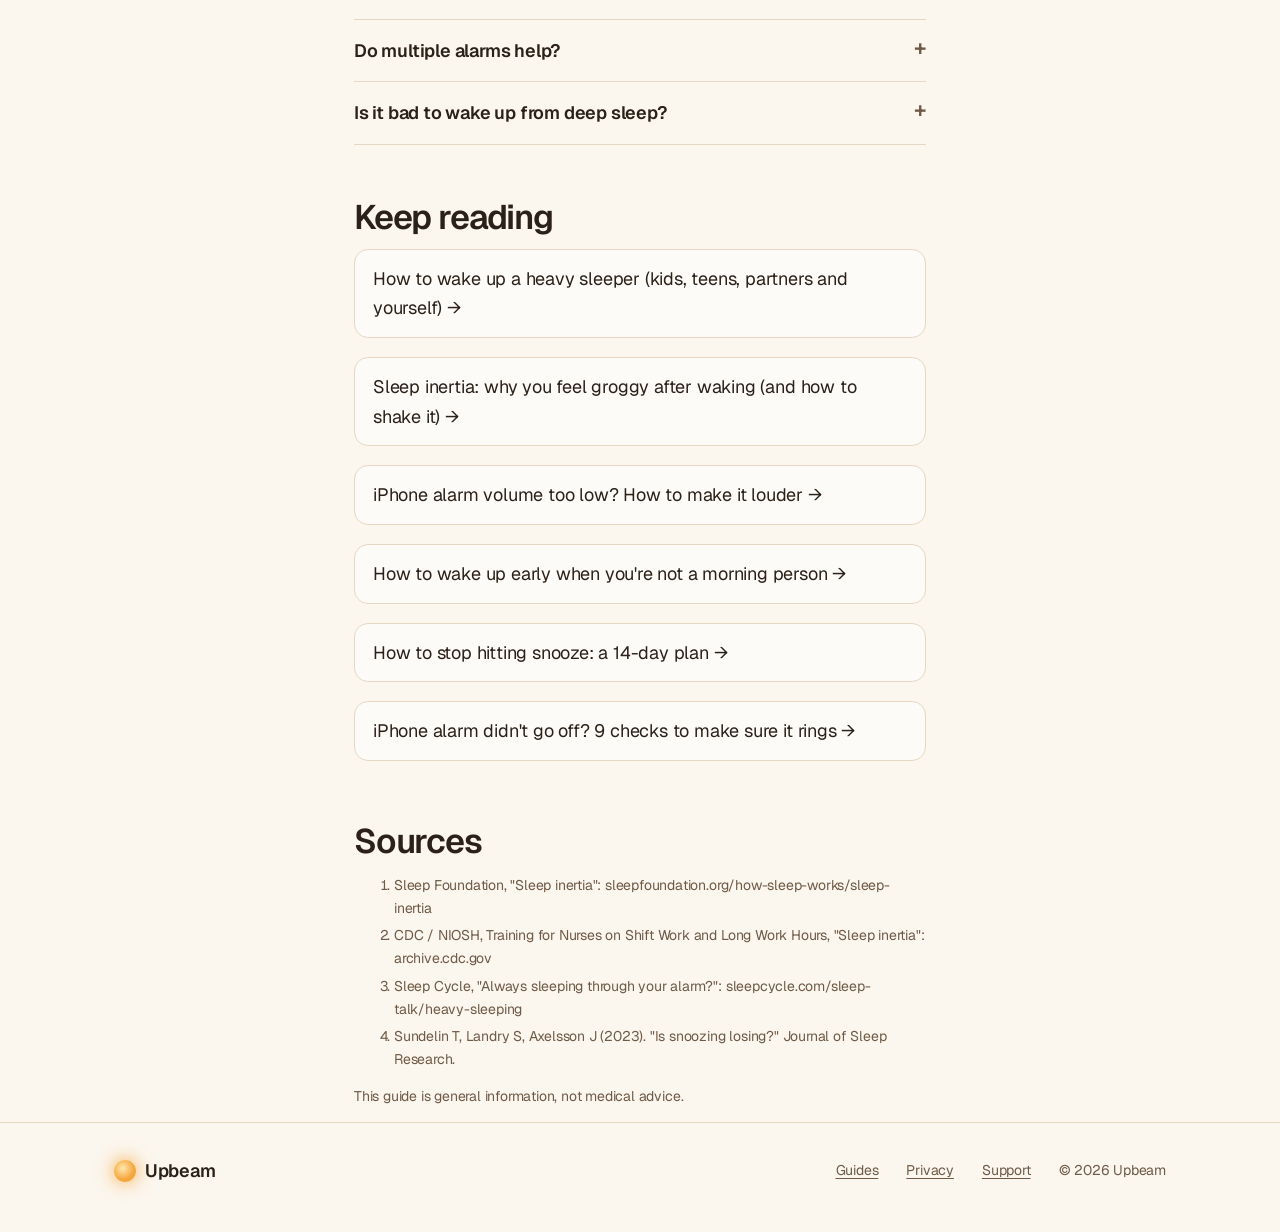
<file: guides/why-you-sleep-through-your-alarm.html>
<!DOCTYPE html>
<html lang="en">
<head>
<meta charset="utf-8">
<meta name="viewport" content="width=device-width,initial-scale=1">
<title>Why You Sleep Through Your Alarm (and 7 Fixes That Work) | Upbeam</title>
<meta name="description" content="Sleeping through your alarm isn't laziness. Here's what's happening in your brain, and 7 practical fixes, from timing your alarm to your sleep cycles to beating alarm habituation.">
<link rel="canonical" href="https://getupbeam.com/guides/why-you-sleep-through-your-alarm.html">
<link rel="icon" href="../favicon.svg" type="image/svg+xml">
<link rel="preconnect" href="https://fonts.googleapis.com"><link rel="preconnect" href="https://fonts.gstatic.com" crossorigin>
<link href="https://fonts.googleapis.com/css2?family=Geist:wght@300..700&display=swap" rel="stylesheet">
<link rel="stylesheet" href="../style.css?v=20261121">
<script type="application/ld+json">{"@context":"https://schema.org","@type":"FAQPage","mainEntity":[
{"@type":"Question","name":"Why do I sleep through my alarm?","acceptedAnswer":{"@type":"Answer","text":"Most often because the alarm goes off during deep (slow-wave) sleep, when it takes much more sound to wake you, and because you're short on sleep, which deepens sleep further. Getting used to the same alarm sound also plays a part."}},
{"@type":"Question","name":"Is sleeping through alarms a sign of a medical problem?","acceptedAnswer":{"@type":"Answer","text":"Usually it's caused by too little sleep or an irregular schedule. If it happens often even after 7 to 9 hours of sleep, or you're very sleepy during the day, talk to a doctor; sleep disorders and some medications can be involved."}},
{"@type":"Question","name":"What is the best alarm sound for heavy sleepers?","acceptedAnswer":{"@type":"Answer","text":"A sound you haven't gotten used to, played loud enough, ideally one that builds. Changing your alarm sound every few weeks helps prevent habituation."}}
]}</script>
</head>
<body>
<nav class="top"><div class="wrap">
  <a class="logo" href="../index.html"><i></i>Upbeam</a>
  <a class="l" href="index.html">Guides</a>
  <a class="l" href="../support.html">Support</a>
</div></nav>

<article class="article">
<header>
  <div class="crumbs"><a href="../index.html">Upbeam</a> › <a href="index.html">Guides</a> › Waking up</div>
  <h1>Why you sleep through your alarm (and 7 fixes that work)</h1>
  <p class="sub">7 min read · Updated November 2026</p>
</header>

<div class="tldr"><strong>The short version</strong>
<ul>
  <li>You usually sleep through an alarm because it rings during <strong>deep sleep</strong>, when your brain needs much more noise to wake up.</li>
  <li><strong>Too little sleep</strong> makes deep sleep heavier, so it's the biggest single cause.</li>
  <li>Your brain also <strong>tunes out a sound it hears every morning</strong>.</li>
  <li>The fixes: sleep enough, wake at the same time daily, change and raise your alarm, put it across the room, add light, and make your brain do something before the alarm stops.</li>
</ul></div>

<p>If you've ever slept straight through an alarm that woke up the whole house, you're not lazy and your phone probably isn't broken. There's a real, measurable reason some mornings feel impossible. Once you understand it, you can stack the odds in your favour.</p>

<h2>What's actually happening</h2>
<h3>1. Your alarm rang during deep sleep</h3>
<p>Sleep runs in cycles of roughly 90 to 110 minutes, moving through light sleep, deep (slow-wave) sleep and REM sleep. Sleep researchers use the term <em>arousal threshold</em> for how much sound or other stimulus it takes to wake you. That threshold is highest in deep sleep. An alarm that would wake you instantly from light sleep can go unnoticed if it lands in the middle of a deep stretch. That's why you hear your alarm on some days but not on others.</p>

<h3>2. You're short on sleep</h3>
<p>When you're sleep deprived, your brain catches up by making deep sleep more intense, and the threshold goes up with it. Most adults need 7 to 9 hours. If you're regularly getting 6, your alarm is fighting your biology.</p>

<h3>3. Your brain has learned to ignore the sound</h3>
<p>Brains are very good at filtering out sounds they hear all the time and that don't seem to mean danger. Hear the same chime every morning for a year and it can stop registering, especially if you've often switched it off without really waking up.</p>

<h3>4. Your body clock says it's still night</h3>
<p>If you're naturally a night owl, or you went to bed much later than usual, a 6 am alarm can land in what your body still treats as the middle of the night. Waking up then is genuinely harder.</p>

<h3>5. Something else is deepening your sleep</h3>
<p>Alcohol, sedating medications (some antihistamines and sleep aids, for example) and sleep disorders such as sleep apnea can all make waking harder. If you suspect this, talk to a doctor or pharmacist. Don't stop a prescribed medication on your own.</p>

<h2>7 fixes that work</h2>

<h3>Fix 1: Protect your sleep first</h3>
<p>This is the least exciting fix and the most effective one. Work backwards from your wake-up time: for a 6:30 alarm and an 8-hour target, you need to be asleep around 10:30, which means in bed a little before. Every other fix on this list works better when you're not running on a sleep debt.</p>

<h3>Fix 2: Wake up at the same time every day</h3>
<p>A steady wake time, weekends included, trains your body clock so that you're already rising toward light sleep when the alarm rings. Keep weekends within about an hour of weekdays. A "sleep-in" of three hours on Saturday feels great, but it makes Monday morning harder.</p>

<h3>Fix 3: Plan your bedtime from your wake time</h3>
<p>Getting enough total sleep matters most: adults need at least 7 hours. Some people also find it helps to aim for the end of a roughly 90-minute sleep cycle rather than the middle of one. A simple rule of thumb: count back in 90-minute blocks from your wake time, plus about 15 minutes to fall asleep. For a 6:30 alarm, that points to falling asleep around 11:00 pm (5 cycles, 7.5 hours) or 9:30 pm (6 cycles, 9 hours). Cycle lengths vary from person to person and night to night, so treat this as a rough guide, not a rule (<a href="sleep-cycle-calculator.html">more on how accurate it is</a>).</p>

<h3>Fix 4: Change your alarm sound, and make it build</h3>
<p>To beat habituation, switch to a sound you haven't heard before, and change it every few weeks. Sounds that get louder, or that change pitch and rhythm, are harder to tune out than one repeating beep. Make sure the volume is actually high. On iPhone, the Clock app's alarm uses the Ringtone and Alerts volume, which is easy to lower by accident (<a href="iphone-alarm-didnt-go-off.html">here's how to check it</a>).</p>

<h3>Fix 5: Put the phone across the room</h3>
<p>If you have to stand up to turn the alarm off, you're already halfway out of bed. Charge your phone on a dresser or by the door. It also keeps you from scrolling in bed, which helps with Fix 1.</p>

<h3>Fix 6: Let light do some of the work</h3>
<p>Light is the strongest signal to your body clock. Open the curtains as soon as you're up, or step outside for a few minutes in the first hour after waking. In winter, a bright lamp helps. Morning light also tends to make it easier to fall asleep at night, so it compounds.</p>

<h3>Fix 7: Make your brain do something before the alarm stops</h3>
<p>Many people "sleep through" alarms they actually switched off, half-awake, with no memory of doing it. A wake-up task that needs real attention, such as solving a short math problem, closes that gap. By the time you've solved it, you're awake enough to remember making a decision.</p>

<h2>When to talk to a doctor</h2>
<p>See a doctor if you regularly sleep through alarms even after 7 to 9 hours of sleep, if you snore loudly or wake up gasping, if you're very sleepy during the day, or if this started suddenly. These can be signs of a sleep disorder that's very treatable.</p>

<div class="cta">
  <h3>An alarm built for heavy sleepers</h3>
  <p class="sub">Upbeam rings through Silent mode and Focus, shows how long until it rings, and asks for a quick math problem before it stops. Free to start, no ads, ever.</p>
  <span class="btn" aria-disabled="true">Coming soon to the App Store</span>
  <p class="wl-lead"><strong>Join the waitlist:</strong> Lifetime is $39.99 instead of $59.99 for the first 1,500 buyers. You'll get an email to download the app on launch day.</p>
  <form class="waitlist" action="/api/waitlist" method="post">
    <div class="row"><input type="email" name="email" required autocomplete="email" placeholder="you@example.com" aria-label="Email address"><button class="btn" type="submit">Join the waitlist</button></div>
    <p class="small wl-fine">By joining, you agree to get emails from Upbeam about our apps. Unsubscribe anytime. <a href="../privacy.html">Privacy</a></p>
    <div class="hp" aria-hidden="true"><label>Website <input type="text" name="website" tabindex="-1" autocomplete="off"></label></div>
    <input type="hidden" name="source" value="guide-why-you-sleep-through-your-alarm">
    <p class="wl-msg" role="status" aria-live="polite"></p>
  </form>
</div>

<h2>Frequently asked questions</h2>
<details><summary>Why do I sleep through my alarm but wake up for other sounds?</summary><p>Your brain filters sounds by how familiar and how meaningful they are. A sound you hear every morning becomes "safe" background, while an unusual noise or someone saying your name gets through. Changing your alarm sound helps.</p></details>
<details><summary>Do multiple alarms help?</summary><p>Several alarms over 20 to 30 minutes can help some people wake gradually, but if you're switching each one off without waking, they're just interrupting your sleep. Fewer alarms that you can't dismiss half-asleep usually work better.</p></details>
<details><summary>Is it bad to wake up from deep sleep?</summary><p>It's not harmful, but it makes the groggy feeling after waking (sleep inertia) stronger. That grogginess usually fades within 30 to 60 minutes.</p></details>

<h2>Keep reading</h2>
<ul class="related">
  <li><a href="how-to-wake-up-a-heavy-sleeper.html">How to wake up a heavy sleeper (kids, teens, partners and yourself) →</a></li>
  <li><a href="sleep-inertia.html">Sleep inertia: why you feel groggy after waking (and how to shake it) →</a></li>
  <li><a href="iphone-alarm-volume-too-low.html">iPhone alarm volume too low? How to make it louder →</a></li>
  <li><a href="how-to-wake-up-early.html">How to wake up early when you're not a morning person →</a></li>
  <li><a href="how-to-stop-hitting-snooze.html">How to stop hitting snooze: a 14-day plan →</a></li>
  <li><a href="iphone-alarm-didnt-go-off.html">iPhone alarm didn't go off? 9 checks to make sure it rings →</a></li>
</ul>

<h2>Sources</h2>
<ol class="sources">
  <li>Sleep Foundation, "Sleep inertia": sleepfoundation.org/how-sleep-works/sleep-inertia</li>
  <li>CDC / NIOSH, Training for Nurses on Shift Work and Long Work Hours, "Sleep inertia": archive.cdc.gov</li>
  <li>Sleep Cycle, "Always sleeping through your alarm?": sleepcycle.com/sleep-talk/heavy-sleeping</li>
  <li>Sundelin T, Landry S, Axelsson J (2023). "Is snoozing losing?" Journal of Sleep Research.</li>
</ol>
<p class="small">This guide is general information, not medical advice.</p>
</article>

<footer><div class="wrap">
  <a class="logo" href="../index.html"><i></i>Upbeam</a>
  <a href="index.html">Guides</a><a href="../privacy.html">Privacy</a><a href="../support.html">Support</a>
  <span>© 2026 Upbeam</span>
</div></footer>
<script src="../waitlist.js?v=20261121" defer></script>
</body>
</html>
</file>
<file: style.css>
/*
VOICE: calm, warm, trustworthy — a morning, not a sales pitch.
IDEA: the page is the sky of the Upbeam app: sunrise by day, moonlit at night.
PICTURE: a sun (moon at night) rising out of a soft horizon with the app's "rings in" card.
COLOUR and TYPE: warm beige sky, ink brown, sun gold accent; night indigo. Geist throughout, large confident headlines; coral accent from the sunrise.
LAYOUT: full-bleed sky hero, then calm bands; guides as a readable 680px column.
*/
:root{
  color-scheme:light dark;
  --bg:light-dark(#FBF6EE,#0B0D24);
  --bg2:light-dark(#F3E7D6,#121536);
  --ink:light-dark(#2B2118,#EEF0FF);
  --sub:light-dark(#6F5A47,#A7ABD0);
  --line:light-dark(#E6D7C3,#262A55);
  --card:light-dark(rgba(255,255,255,.62),rgba(255,255,255,.06));
  --sun:light-dark(#F4A63A,#ECE9FF);
  --glow:light-dark(#FFE2B8,#2A3062);
  --accent:light-dark(#D4513E,#FF8E7E);
  --coral:light-dark(#D4513E,#FF8E7E);
  --coralink:light-dark(#FFFFFF,#1A0F0C);
  --btn:light-dark(#2B2118,#EEF0FF);
  --btnink:light-dark(#FBF6EE,#0B0D24);
  --stars:light-dark(0,1);
}
:root[data-theme=light]{color-scheme:light}
:root[data-theme=dark]{color-scheme:dark}
@media (prefers-color-scheme:dark){:root:not([data-theme=light]){--stars:1}}
:root[data-theme=dark]{--stars:1}
:root[data-theme=light]{--stars:0}
*{box-sizing:border-box;min-width:0}
html{scroll-padding-top:72px}
body{margin:0;background:var(--bg);color:var(--ink);-webkit-font-smoothing:antialiased;-moz-osx-font-smoothing:grayscale;letter-spacing:-.011em;font:18px/1.65 Geist,-apple-system,BlinkMacSystemFont,"SF Pro Text","Helvetica Neue",Arial,sans-serif;overflow-x:clip}
a{color:var(--accent);text-underline-offset:3px}
h1,h2,h3{font-family:Geist,-apple-system,BlinkMacSystemFont,"SF Pro Text","Helvetica Neue",Arial,sans-serif;font-weight:600;letter-spacing:-.035em;line-height:1.04;text-wrap:balance;margin:0 0 .4em}
h1{font-size:clamp(44px,7.2vw,76px)}
h2{font-size:clamp(32px,4.4vw,48px)}
h3{font-size:22px;line-height:1.25;letter-spacing:-.02em}
p{margin:0 0 1em}
.wrap{max-width:1180px;margin:0 auto;padding:0 max(5vw,18px)}
.band{padding:clamp(40px,6vw,88px) 0}
.alt{background:var(--bg2)}
.sub{color:var(--sub)}
.small{font-size:14px;color:var(--sub)}

/* nav */
nav.top{position:sticky;top:0;z-index:10;backdrop-filter:blur(14px);-webkit-backdrop-filter:blur(14px);background:color-mix(in srgb,var(--bg) 78%,transparent);border-bottom:1px solid var(--line)}
nav.top .wrap{display:flex;align-items:center;gap:22px;min-height:62px;flex-wrap:wrap}
.logo{display:flex;align-items:center;gap:9px;letter-spacing:-.015em;font:600 21px Geist,-apple-system,BlinkMacSystemFont,"SF Pro Text","Helvetica Neue",Arial,sans-serif;color:var(--ink);text-decoration:none;margin-right:auto}
.logo i{width:22px;height:22px;border-radius:50%;background:radial-gradient(circle at 40% 38%,#FFE7B0,var(--sun) 60%);box-shadow:0 0 18px var(--sun)}
nav.top a.l{color:var(--ink);text-decoration:none;font-size:15px}
nav.top a.l:hover{color:var(--accent)}

.btn{display:inline-flex;align-items:center;gap:10px;min-height:52px;padding:0 26px;border-radius:999px;background:var(--coral);color:var(--coralink);font-weight:600;font-size:17px;letter-spacing:-.01em;box-shadow:0 10px 24px -12px color-mix(in srgb,var(--coral) 70%,transparent);text-decoration:none;border:0}
.btn svg{width:18px;height:18px;fill:currentColor}
.btn.ghost{background:transparent;color:var(--ink);border:1.5px solid var(--line);box-shadow:none}
.btn:focus-visible,a:focus-visible{outline:3px solid var(--sun);outline-offset:3px}

/* hero sky */
.hero{position:relative;overflow:hidden;background:radial-gradient(120% 90% at 72% 78%,var(--glow),var(--bg) 62%)}
.hero .wrap{position:relative;display:grid;grid-template-columns:minmax(0,1.05fr) minmax(0,1fr);gap:40px;align-items:center;padding-top:clamp(40px,7vw,96px);padding-bottom:clamp(40px,7vw,96px)}
.hero p.lead{font-size:clamp(19px,2.2vw,23px);line-height:1.5;color:var(--sub);max-width:34em}
.hero .ctas{display:flex;flex-wrap:wrap;gap:12px;margin:26px 0 14px}
.sky{position:relative;aspect-ratio:1/1;max-width:520px;width:100%;justify-self:center}
.sky svg{position:absolute;inset:0;width:100%;height:100%;overflow:visible}
.sky .stars{opacity:var(--stars);transition:opacity .6s}
.sky .body{fill:var(--sun)}
.sky .halo{fill:var(--sun);opacity:.22}
.ringcard{position:absolute;left:6%;right:6%;bottom:2%;padding:18px 20px;border-radius:24px;background:var(--card);backdrop-filter:blur(16px);-webkit-backdrop-filter:blur(16px);border:1px solid var(--line);box-shadow:0 20px 50px -24px rgba(43,33,24,.4)}
.ringcard b{display:block;color:var(--coral);letter-spacing:-.022em;font:600 34px/1 Geist,-apple-system,BlinkMacSystemFont,"SF Pro Text","Helvetica Neue",Arial,sans-serif;white-space:nowrap}
.ringcard .row{display:flex;justify-content:space-between;align-items:baseline;gap:10px;flex-wrap:wrap}
.nudges{display:flex;gap:8px;margin-top:12px;flex-wrap:wrap}
.nudges span{padding:6px 12px;border-radius:999px;border:1px solid var(--line);font-size:14px;white-space:nowrap}
@media (prefers-reduced-motion:no-preference){.sky .rise{animation:rise 3.2s cubic-bezier(.2,.7,.2,1) both}@keyframes rise{from{transform:translateY(90px)}to{transform:none}}}

/* features */
.grid3{display:grid;grid-template-columns:repeat(3,minmax(0,1fr));gap:22px;margin-top:34px}
.feat{padding:26px;border-radius:22px;background:var(--card);border:1px solid var(--line)}
.feat .ic{width:44px;height:44px;border-radius:50%;display:grid;place-items:center;background:var(--glow);margin-bottom:14px}
.feat .ic svg{width:22px;height:22px;stroke:var(--ink);fill:none;stroke-width:1.8;stroke-linecap:round;stroke-linejoin:round}

/* pricing */
.prices{display:grid;grid-template-columns:repeat(3,minmax(0,1fr));gap:18px;margin-top:30px;align-items:stretch}
.price{padding:clamp(20px,2.2vw,26px);border-radius:22px;border:1px solid var(--line);background:var(--card);display:flex;flex-direction:column;container-type:inline-size}
.price .amt{letter-spacing:-.022em;font:600 40px/1 Geist,-apple-system,BlinkMacSystemFont,"SF Pro Text","Helvetica Neue",Arial,sans-serif;font-size:clamp(26px,17cqi,40px);margin:10px 0 4px;white-space:nowrap;display:flex;flex-wrap:wrap;align-items:baseline;column-gap:.2em;row-gap:4px}
.price.hero-p{background:var(--coral);color:var(--coralink);border-color:transparent}
.price.hero-p .sub,.price.hero-p .small{color:color-mix(in srgb,var(--coralink) 80%,transparent)}
.tag{display:inline-block;align-self:flex-start;max-width:100%;padding:4px 10px;border-radius:999px;background:var(--sun);color:#2B2118;font-size:13px;font-weight:600;line-height:1.35}

/* promise */
.promise{display:grid;grid-template-columns:minmax(0,1fr) minmax(0,1fr);gap:40px;align-items:center}
.promise ul{list-style:none;padding:0;margin:0;display:grid;gap:12px}
.promise li{padding:14px 18px;border-radius:16px;background:var(--card);border:1px solid var(--line)}

/* guides list */
.glist{display:grid;grid-template-columns:repeat(3,minmax(0,1fr));gap:20px;margin-top:30px}
.gcard{display:flex;flex-direction:column;padding:24px;border-radius:22px;border:1px solid var(--line);background:var(--card);color:var(--ink);text-decoration:none;transition:transform .2s}
.gcard:hover{transform:translateY(-3px)}
.gcard h3{margin-top:6px}
.gcard .small{margin-top:auto}
.gcard.soon{opacity:.6;pointer-events:none}

/* faq */
details{border-bottom:1px solid var(--line);padding:16px 0}
summary{cursor:pointer;font-weight:600;font-size:18px;list-style:none;display:flex;justify-content:space-between;gap:14px}
summary::after{content:"+";font-size:22px;line-height:1;color:var(--sub)}
details[open] summary::after{content:"–"}
details p{margin:10px 0 0;color:var(--sub)}

/* article */
.article{max-width:700px;margin:0 auto;padding:0 max(5vw,18px)}
.article header{padding:clamp(36px,6vw,72px) 0 20px}
.article h2{margin-top:1.6em;font-size:clamp(27px,3.2vw,34px)}
.article h3{margin-top:1.3em}
.article li{margin-bottom:.5em}
.crumbs{font-size:14px;color:var(--sub);margin-bottom:14px}
.crumbs a{color:var(--sub)}
.tldr{padding:20px 22px;border-radius:18px;background:var(--bg2);border:1px solid var(--line);margin:8px 0 24px}
.tldr>strong{display:block;margin-bottom:6px}
.tldr ul{margin:0;padding-left:20px}
.note{padding:14px 18px;border-left:3px solid var(--sun);background:var(--card);border-radius:0 12px 12px 0;margin:18px 0}
.cta{margin:40px 0;padding:28px;border-radius:24px;background:radial-gradient(120% 120% at 85% 100%,var(--glow),var(--bg2) 70%);border:1px solid var(--line)}
.cta h3{font-size:26px}
.related{display:grid;gap:10px;margin:10px 0 40px;padding:0;list-style:none}
.related a{display:block;padding:14px 18px;border-radius:14px;border:1px solid var(--line);text-decoration:none;color:var(--ink);background:var(--card)}
.sources{font-size:14px;color:var(--sub)}
.sources li{margin-bottom:.3em;overflow-wrap:anywhere}
table{width:100%;border-collapse:collapse;margin:16px 0 22px;font-size:15px}
th,td{text-align:left;padding:10px 8px;border-bottom:1px solid var(--line);vertical-align:top}
th{font-weight:600}

footer{border-top:1px solid var(--line);padding:36px 0 50px;font-size:14px;color:var(--sub)}
footer .wrap{display:flex;flex-wrap:wrap;gap:18px 28px;align-items:center}
footer a{color:var(--sub)}
footer .logo{font-size:18px;margin-right:auto}

@media (max-width:900px){.grid3,.glist,.prices{grid-template-columns:minmax(0,1fr)}.promise{grid-template-columns:minmax(0,1fr)}}
@media (max-width:760px){.hero .wrap{grid-template-columns:minmax(0,1fr)}.sky{max-width:420px}nav.top a.l.hide{display:none}}
@media (max-width:600px){table{font-size:13px}.stack thead{display:none}.stack tr{display:grid;padding-block:10px;border-bottom:1px solid var(--line)}.stack td{display:flow-root;border:0;padding:3px 0;padding-inline-start:8em;text-align:start}.stack td::before{content:attr(data-l);float:inline-start;width:7.5em;margin-inline-start:-8em;font-weight:600}}

/* waitlist */
.waitlist{margin:18px 0 6px;max-width:34em}
.waitlist .row{display:flex;flex-wrap:wrap;gap:10px}
.waitlist input[type=email]{flex:1 1 15em;min-height:52px;padding:0 20px;border-radius:999px;border:1.5px solid var(--line);background:var(--card);color:var(--ink);font:inherit;font-size:17px}
.waitlist input[type=email]:focus-visible{outline:3px solid var(--sun);outline-offset:2px}
.waitlist button.btn{cursor:pointer;font-family:inherit}
.waitlist button.btn:disabled{opacity:.6}
.waitlist label.opt{display:flex;gap:8px;align-items:flex-start;margin-top:10px;font-size:14px;color:var(--sub)}
.waitlist label.opt input{margin-top:4px;accent-color:var(--coral)}
.waitlist .wl-msg{min-height:1.5em;margin:8px 0 0;font-size:15px;font-weight:600;color:var(--ink)}
.waitlist .hp{position:absolute;left:-9999px;width:1px;height:1px;overflow:hidden}
.waitlist.done .row{opacity:.55}
.wl-lead{margin:26px 0 0}
.price .amt s.was{font-size:.5em;font-weight:500;opacity:.7}
.prices.four{grid-template-columns:repeat(4,minmax(0,1fr))}
@media (max-width:1200px){.prices.four{grid-template-columns:repeat(2,minmax(0,1fr))}}
@media (max-width:600px){.prices.four{grid-template-columns:minmax(0,1fr)}}
.waitlist .wl-fine{margin:8px 0 0;font-size:13px}
</file>
